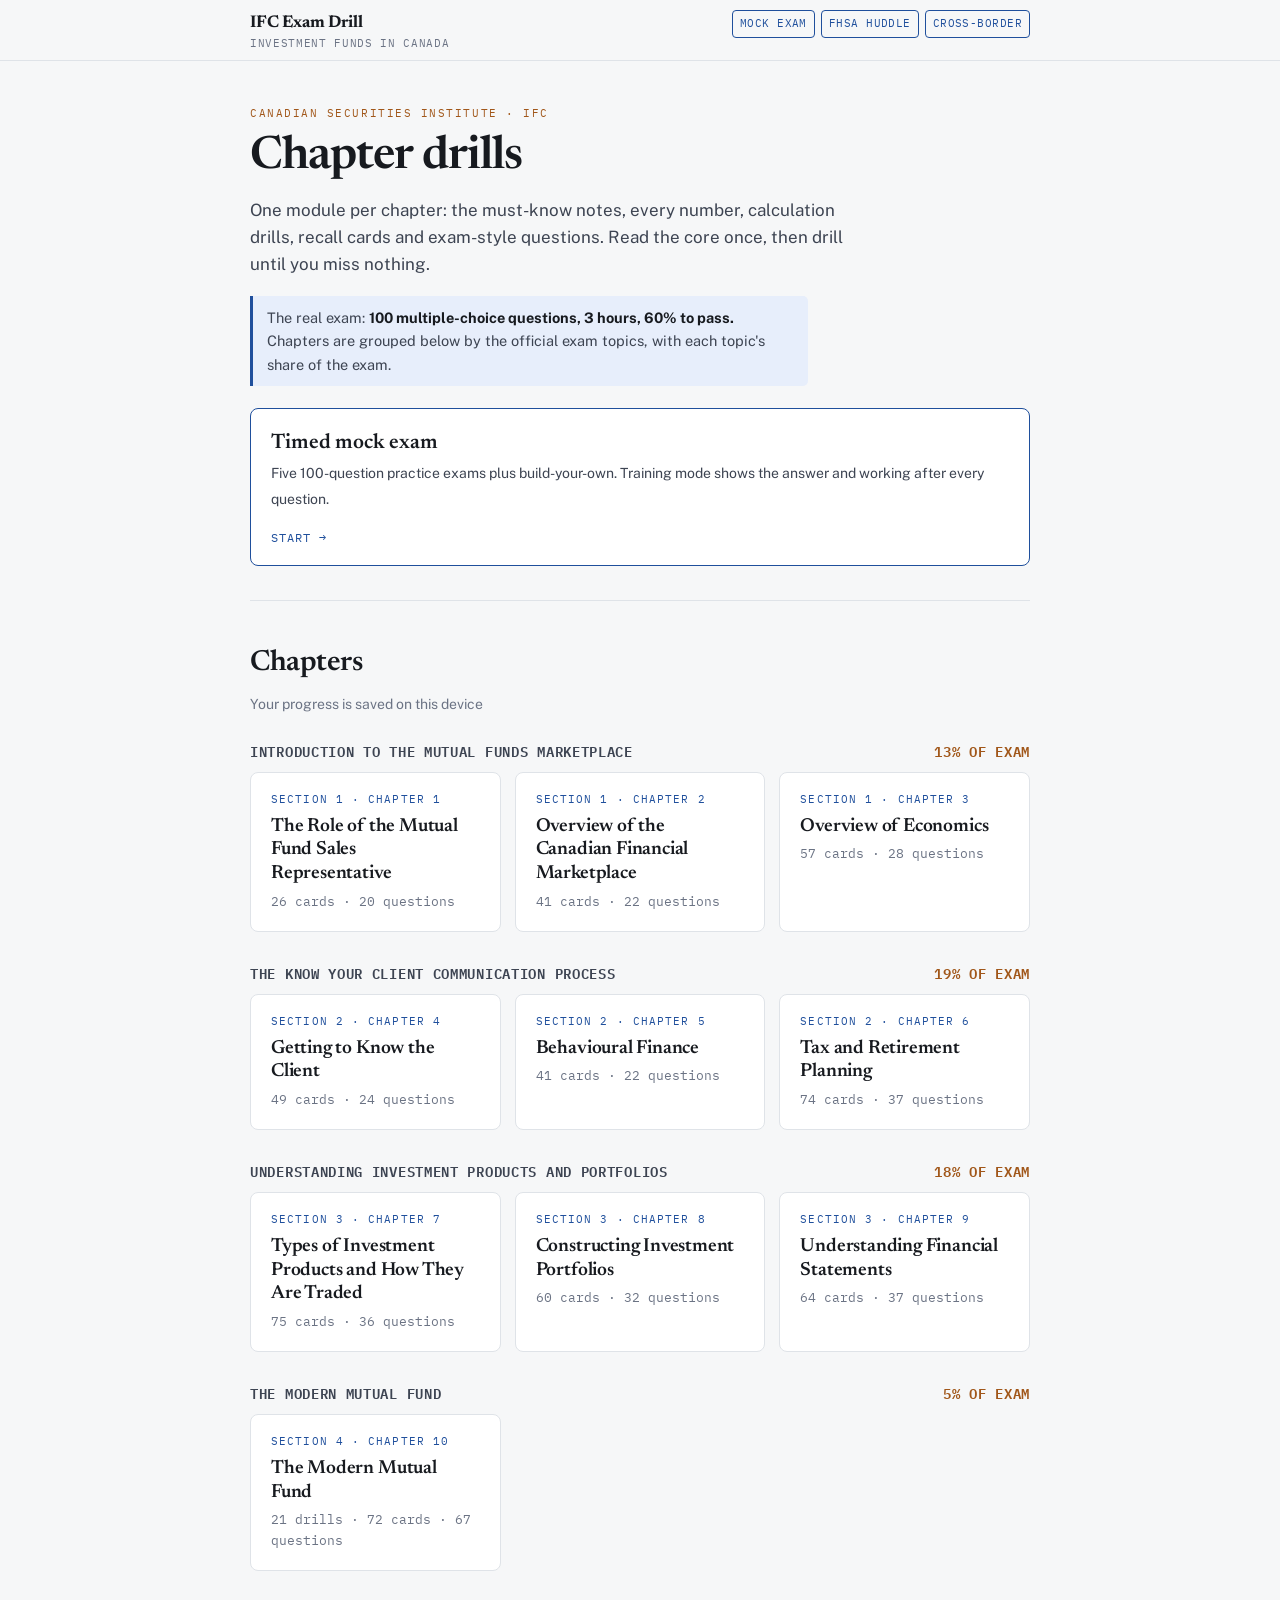
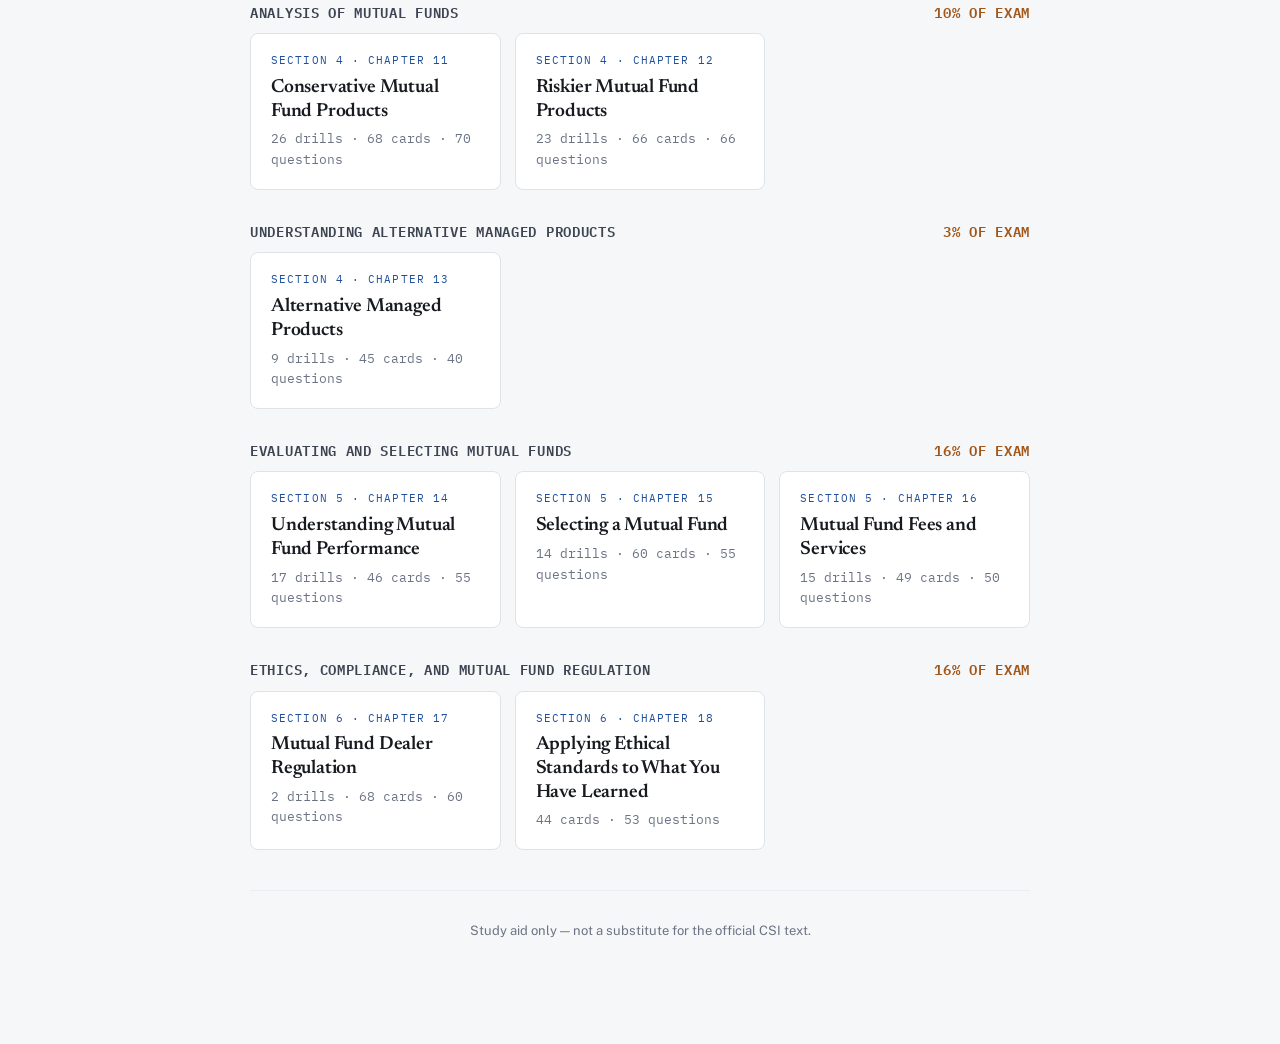
<file: index.html>
<!doctype html>
<html lang="en">
<head>
<meta charset="utf-8">
<meta name="viewport" content="width=device-width,initial-scale=1,viewport-fit=cover">
<title>IFC Exam Drill</title>
<meta name="description" content="Investment Funds in Canada exam prep: condensed chapter notes, calculation drills, flashcards, exam-style quizzes and a timed mock exam.">
<link rel="icon" href="data:image/svg+xml,<svg xmlns='http://www.w3.org/2000/svg' viewBox='0 0 100 100'><text y='.9em' font-size='90'>📘</text></svg>">
<link rel="stylesheet" href="https://fonts.googleapis.com/css2?family=Newsreader:opsz,wght@6..72,400;6..72,600;6..72,700&family=Public+Sans:wght@400;500;600;700&family=IBM+Plex+Mono:wght@400;600&display=swap">
<link rel="stylesheet" href="assets/style.css?v=20261015f">
</head>
<body>
<header class="top"><div class="topin">
  <a class="brand" href="index.html">IFC Exam Drill<span>Investment Funds in Canada</span></a>
  <nav class="jump"><a class="ext" href="exam.html">Mock exam</a><a class="ext" href="fhsa/">FHSA huddle</a><a class="ext" href="cross-border/">Cross-border</a></nav>
</div></header>
<div class="wrap">
  <div class="hero">
    <p class="eyebrow">Canadian Securities Institute · IFC</p>
    <h1>Chapter drills</h1>
    <p class="lede">One module per chapter: the must-know notes, every number, calculation drills, recall cards and exam-style questions. Read the core once, then drill until you miss nothing.</p>
    <p class="examnote">The real exam: <b>100 multiple-choice questions, 3 hours, 60% to pass.</b> Chapters are grouped below by the official exam topics, with each topic's share of the exam.</p>
    <a class="cta" href="exam.html"><span><span class="t">Timed mock exam</span><br><span class="m">Five 100-question practice exams plus build-your-own. Training mode shows the answer and working after every question.</span></span><span class="go">Start →</span></a>
  </div>
  <section>
    <h2>Chapters</h2>
    <p class="sub">Your progress is saved on this device</p>
    <div id="list"></div>
  </section>
  <footer id="foot">Study aid only — not a substitute for the official CSI text.</footer>
</div>
<script src="data/manifest.js?v=20261015f"></script>
<script>
(function(){
  function get(k){ try { var v = localStorage.getItem(k); return v ? JSON.parse(v) : null; } catch (e) { return null; } }
  var list = document.getElementById('list');
  var M = window.IFC_MANIFEST || [], T = window.IFC_TOPICS || [];
  var byN = {}; M.forEach(function(c){ byN[c.n] = c; });
  var groups = T.length ? T : [{ name: 'All chapters', ch: M.map(function(c){ return c.n; }), w: null }];
  groups.forEach(function(t){
    var chs = t.ch.map(function(n){ return byN[n]; }).filter(Boolean);
    if (!chs.length) return;
    var g = document.createElement('div'); g.className = 'topic';
    g.innerHTML = '<h3><span>' + t.name + '</span>' + (t.w ? '<span class="w">' + t.w + '% of exam</span>' : '') + '</h3>';
    var grid = document.createElement('div'); grid.className = 'chlist';
    chs.forEach(function(c){
      var a = document.createElement('a');
      a.className = 'chcard' + (c.ready ? '' : ' soon');
      a.href = c.ready ? ('chapter.html?ch=' + c.n) : '#';
      var p = c.ready ? get('ifc:v2:prog:' + c.n) : null, prog = '';
      if (p) {
        var bits = [];
        if (p.best != null) bits.push('quiz best ' + p.best + '%');
        if (p.known) bits.push(p.known + '/' + (p.cards || c.cards) + ' cards');
        if (p.solved) bits.push(p.solved + '/' + (p.drills || c.drills) + ' drills');
        var done = (p.known || 0) + (p.solved || 0), tot = (p.cards || c.cards || 0) + (p.drills || c.drills || 0);
        var pct = tot ? Math.round(done / tot * 100) : 0;
        if (bits.length) prog = '<span class="bar"><i style="width:' + pct + '%"></i></span><span class="p">' + bits.join(' · ') + '</span>';
      }
      a.innerHTML = '<span class="n">' + (c.section || '') + ' · Chapter ' + c.n + '</span>' +
        '<span class="t">' + c.title + '</span>' +
        '<span class="m">' + (c.ready ? (c.meta || 'ready') : 'not built yet') + '</span>' + prog;
      grid.appendChild(a);
    });
    g.appendChild(grid); list.appendChild(g);
  });
})();
</script>
</body>
</html>
</file>
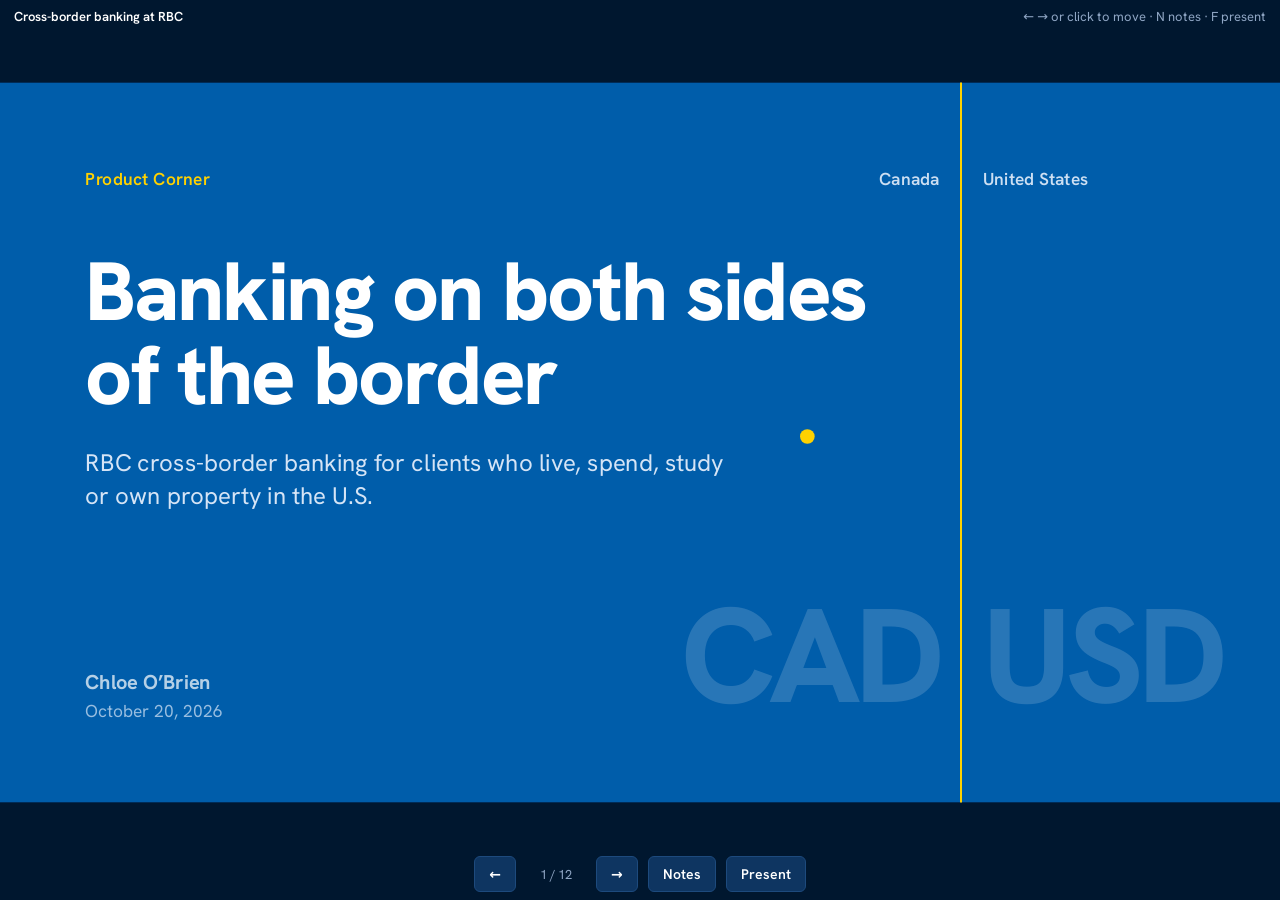
<file: cross-border/index.html>
<!doctype html>
<html lang="en">
<head>
<meta charset="utf-8">
<meta name="viewport" content="width=device-width,initial-scale=1,viewport-fit=cover">
<title>Cross-Border Banking at RBC</title>
<meta name="description" content="Product Corner pitch: RBC cross-border banking. Presenter deck with speaker notes.">
<style>
@font-face{font-family:'Hanken Grotesk';font-style:normal;font-weight:400;font-display:block;src:url([data-uri]) format('woff2')}
@font-face{font-family:'Hanken Grotesk';font-style:normal;font-weight:500;font-display:block;src:url([data-uri]) format('woff2')}
@font-face{font-family:'Hanken Grotesk';font-style:normal;font-weight:600;font-display:block;src:url([data-uri]) format('woff2')}
@font-face{font-family:'Hanken Grotesk';font-style:normal;font-weight:700;font-display:block;src:url([data-uri]) format('woff2')}
@font-face{font-family:'Hanken Grotesk';font-style:normal;font-weight:800;font-display:block;src:url([data-uri]) format('woff2')}

:root{
  --navy:#002144; --navy2:#0a2d55; --blue:#005DAA; --yellow:#FFD200;
  --paper:#FFFFFF; --ink:#0E2747; --slate:#51627A; --mist:#D6E5F6;--deep:#005DAA; --rule:#D3DCE8;
}
*{box-sizing:border-box}
html,body{margin:0;height:100%;background:#00172f;color:#fff;overflow:hidden;font-family:'Hanken Grotesk',system-ui,-apple-system,'Segoe UI',Arial,sans-serif}
.app{position:fixed;inset:0;display:flex;flex-direction:column}
.main{flex:1;display:flex;min-height:0}
.vp{flex:1;position:relative;overflow:hidden;min-width:0;cursor:pointer}
.stage{position:absolute;left:0;top:0;width:1920px;height:1080px;transform-origin:0 0;overflow:hidden;background:var(--navy)}
.s{position:absolute;inset:0;visibility:hidden;font-feature-settings:"tnum" 1,"lnum" 1}
.s.dark{background:var(--deep);color:#fff}
.s.light{background:var(--paper);color:var(--ink)}
.s.gold{background:var(--yellow);color:var(--navy)}
.s *{margin:0}
.a{position:absolute}
h1,h2{font-weight:800;letter-spacing:-0.025em;line-height:1.02}
h1{font-size:128px}
h2{font-size:76px;line-height:1.05}
h3{font-size:40px;font-weight:700;letter-spacing:-0.01em;line-height:1.15}
.lead{font-size:36px;line-height:1.35;font-weight:400}
.body{font-size:30px;line-height:1.4}
.small{font-size:26px;line-height:1.4}
.light .lead,.light .body,.light .small{color:var(--slate)}
.dark .lead,.dark .body,.dark .small{color:var(--mist)}
.foot{position:absolute;left:128px;bottom:56px;font-size:24px;line-height:1.35;width:1500px}
.light .foot{color:#6B7A8F}
.dark .foot{color:#C5D8EE}
.pg{position:absolute;right:128px;bottom:56px;font-size:24px;width:100px;text-align:right}
.light .pg{color:#6B7A8F}.dark .pg{color:#C5D8EE}.gold .pg{color:#4a4000}
#line{position:absolute;left:0;top:0;width:3px;height:1080px;background:var(--yellow);z-index:5;pointer-events:none}
#dot{position:absolute;width:22px;height:22px;border-radius:50%;background:var(--yellow);z-index:6;left:-40px;top:-40px;pointer-events:none}
.side{font-size:26px;font-weight:600;letter-spacing:0.01em}
.cur{font-size:200px;font-weight:800;letter-spacing:-0.04em;line-height:1}
ul.ticks{list-style:none;padding:0;display:flex;flex-direction:column;gap:14px}
ul.ticks li{font-size:30px;line-height:1.35;padding-left:40px;position:relative}
ul.ticks li::before{content:"";position:absolute;left:0;top:13px;width:18px;height:10px;border-left:3px solid var(--yellow);border-bottom:3px solid var(--yellow);transform:rotate(-45deg)}
.light ul.ticks li::before{border-color:var(--blue)}
.card{position:absolute;width:500px;height:315px;border-radius:24px;padding:36px 40px;display:flex;flex-direction:column;justify-content:space-between;box-shadow:0 30px 60px rgba(0,10,30,.35)}
.chip{width:72px;height:54px;border-radius:10px;background:linear-gradient(135deg,#e9d58a,#b9973f)}
.card .nm{font-size:28px;font-weight:700;color:#fff}
.card .sb{font-size:22px;color:rgba(255,255,255,.75);font-weight:500}
.row{display:flex;align-items:center;gap:28px}
.ico{flex:none;width:72px;height:72px;border-radius:50%;display:grid;place-items:center}
.light .ico{background:#E2EAF4;color:var(--blue)}
.ico svg{width:40px;height:40px}
.q{font-size:36px;line-height:1.3;font-weight:600;color:#fff}
.xp{font-size:26px;line-height:1.4;color:var(--mist);margin-top:12px}
table.qa{border-collapse:collapse;width:1664px;font-size:28px;line-height:1.35}
table.qa td{padding:18px 0;border-top:1px solid var(--rule);vertical-align:top}
table.qa td:first-child{width:560px;font-weight:700;color:var(--ink);padding-right:40px}
table.qa td:last-child{color:var(--slate)}
/* chrome */
.top{display:flex;align-items:center;gap:12px;padding:8px 14px;font-size:13px;color:#8FA6C4}
.top b{color:#fff;font-weight:600;margin-right:auto}
.bar{display:flex;align-items:center;justify-content:center;gap:10px;padding:8px 14px}
.bar button{font:inherit;font-size:14px;font-weight:600;color:#fff;background:#0e3561;border:1px solid #1d4a7d;border-radius:6px;padding:8px 14px;cursor:pointer}
.bar button:hover{background:#15457b}
.bar button:focus-visible{outline:2px solid var(--yellow);outline-offset:2px}
.bar button.on{background:var(--yellow);color:var(--navy);border-color:var(--yellow)}
.cnt{font-size:13px;color:#8FA6C4;min-width:60px;text-align:center;font-variant-numeric:tabular-nums}
.notes{width:min(440px,38vw);background:#06264a;border-left:1px solid #12406f;overflow:auto;padding:16px 18px;font-size:15px;line-height:1.6;white-space:pre-wrap;color:#dfe8f3}
.notes h4{margin:0 0 8px;font-size:12px;font-weight:700;color:var(--yellow)}
@media (max-width:760px){.main{flex-direction:column}.notes{width:auto;max-height:40vh;border-left:0;border-top:1px solid #12406f}.top span{display:none}}
.app.full .top,.app.full .bar,.app.full .notes{display:none}
</style>
</head>
<body>
<div class="app" id="app">
<div class="top"><b>Cross-border banking at RBC</b><span>← → or click to move · N notes · F present</span></div>
<div class="main">
<div class="vp" id="vp" aria-live="polite"><div class="stage" id="stage">

<!-- 1 COVER -->
<section class="s dark" id="cover" data-line="1440,0,3,1080,#FFD200" data-notes="(~30 sec) Good morning. I'm covering cross-border banking: how RBC lets a client bank in Canada and the U.S. under one relationship.

That yellow line is the border, and you'll see it on every slide. The whole product is about making it disappear for the client.

Quick heads-up: the main offer I'll talk about ends October 31, 11 days from today, so this is a good week to have these conversations.">
  <p class="a side" style="left:128px;top:128px;color:var(--yellow)">Product Corner</p>
  <div class="a" style="left:128px;top:250px;width:1180px;display:flex;flex-direction:column;gap:44px">
  <h1 id="c-title" style="color:#fff;font-size:124px">Banking on both sides of the border</h1>
  <p class="lead" id="c-sub" style="width:1000px">RBC cross-border banking for clients who live, spend, study or own property in the U.S.</p>
  </div>
  <div class="a" id="c-by" style="left:128px;top:880px"><p style="font-size:30px;font-weight:700;color:#fff">Chloe O’Brien</p><p style="font-size:26px;color:var(--mist);margin-top:6px">October 20, 2026</p></div>
  <p class="a side" id="c-ca" style="left:1180px;top:128px;width:230px;text-align:right;color:var(--mist)">Canada</p>
  <p class="a side" id="c-us" style="left:1474px;top:128px;width:320px;color:var(--mist)">United States</p>
  <p class="a cur" id="c-cad" style="left:960px;top:760px;width:450px;text-align:right;color:rgba(255,255,255,.16)">CAD</p>
  <p class="a cur" id="c-usd" style="left:1474px;top:760px;color:rgba(255,255,255,.16)">USD</p>
</section>

<!-- 2 WHO -->
<section class="s light" id="who" data-line="960,0,3,1080,#005DAA" data-notes="(~45 sec) Here's the problem in one sentence. A lot of our clients have lives that cross the border, but their banking stops at it.

Four groups to keep in mind, and they're probably already sitting across from us:
Snowbirds and frequent travellers who spend months in the U.S.
Online shoppers paying in U.S. dollars.
Clients who own U.S. property or pay U.S. bills every month.
Students, workers and anyone relocating, who need a U.S. account and eventually U.S. credit.

Each of them is either paying fees they don't need to, or juggling cash and wires to make it work.">
  <h2 class="a" style="left:128px;top:220px;width:740px">Their life crosses the border. Their banking usually doesn’t.</h2>
  <p class="a lead" style="left:128px;top:600px;width:720px">Cross-border banking lets a client hold, spend and move money in both currencies under one RBC relationship.</p>
  <div class="a" style="left:1060px;top:200px;width:740px;display:flex;flex-direction:column;gap:44px" id="w-rows">
    <div class="row w-row"><div class="ico"><svg viewBox="0 0 24 24" fill="none" stroke="currentColor" stroke-width="2" stroke-linecap="round"><circle cx="12" cy="12" r="4"/><path d="M12 2v2M12 20v2M4.9 4.9l1.4 1.4M17.7 17.7l1.4 1.4M2 12h2M20 12h2M4.9 19.1l1.4-1.4M17.7 6.3l1.4-1.4"/></svg></div><div><h3>Snowbirds and frequent travellers</h3><p class="small">Months in the U.S. every year</p></div></div>
    <div class="row w-row"><div class="ico"><svg viewBox="0 0 24 24" fill="none" stroke="currentColor" stroke-width="2" stroke-linecap="round" stroke-linejoin="round"><path d="M3 4h2l2.4 11h11l2-8H6.2"/><circle cx="9" cy="19.5" r="1.5"/><circle cx="17" cy="19.5" r="1.5"/></svg></div><div><h3>Online shoppers</h3><p class="small">Paying U.S. sites in U.S. dollars</p></div></div>
    <div class="row w-row"><div class="ico"><svg viewBox="0 0 24 24" fill="none" stroke="currentColor" stroke-width="2" stroke-linejoin="round"><path d="M3 10.5 12 3l9 7.5V21h-6v-6H9v6H3z"/></svg></div><div><h3>U.S. property owners</h3><p class="small">Recurring U.S. bills and expenses</p></div></div>
    <div class="row w-row"><div class="ico"><svg viewBox="0 0 24 24" fill="none" stroke="currentColor" stroke-width="2" stroke-linejoin="round"><rect x="3" y="7" width="18" height="13" rx="2"/><path d="M8 7V5a2 2 0 0 1 2-2h4a2 2 0 0 1 2 2v2M3 13h18"/></svg></div><div><h3>Students, workers, people relocating</h3><p class="small">Need a U.S. account, then U.S. credit</p></div></div>
  </div>
  <p class="pg">2</p>
</section>

<!-- 3 TWO BANKS -->
<section class="s light" id="banks" data-line="960,330,3,480,#005DAA" data-notes="(~45 sec) How it works. The client keeps their RBC Royal Bank accounts in Canada, and opens accounts with RBC Bank in the U.S. RBC Bank is our own U.S. bank, a wholly owned subsidiary of Royal Bank of Canada.

The two are linked, so the client signs in once and sees both sides, and moves money between them for free.

One thing clients do ask: the U.S. deposits are FDIC insured up to $250,000 per ownership category, but they aren't covered by CDIC.

RBC Bank has been doing this for over 20 years and serves more than 500,000 Canadians.">
  <h2 class="a" style="left:128px;top:128px;width:1664px">Two banks, one sign-in</h2>
  <div class="a" id="b-l" style="left:128px;top:360px;width:740px">
    <p class="side" style="color:var(--blue)">Canada</p>
    <h3 style="font-size:56px;margin-top:10px">RBC Royal Bank</h3>
    <p class="body" style="margin-top:20px">The client’s Canadian-dollar accounts, income and everyday banking stay exactly where they are.</p>
  </div>
  <div class="a" id="b-r" style="left:1052px;top:360px;width:740px">
    <p class="side" style="color:var(--blue)">United States</p>
    <h3 style="font-size:56px;margin-top:10px">RBC Bank</h3>
    <p class="body" style="margin-top:20px">U.S.-dollar checking, cards and mortgages. FDIC insured up to $250,000 per ownership category, not CDIC.</p>
  </div>
  <svg class="a" id="b-arc" style="left:420px;top:640px;width:1080px;height:250px;overflow:visible" viewBox="0 0 1080 250"><path id="b-path" d="M20 30 C 260 230, 820 230, 1060 30" fill="none" stroke="#005DAA" stroke-width="4" stroke-linecap="round"/><circle cx="20" cy="30" r="9" fill="#005DAA"/><circle cx="1060" cy="30" r="9" fill="#005DAA"/></svg>
  <p class="a" id="b-lab" style="left:560px;top:850px;width:800px;text-align:center;font-size:30px;font-weight:700;color:var(--ink);background:var(--paper)">One sign-in. Free transfers both ways.</p>
  <p class="foot">RBC Bank (Georgia), N.A. is a wholly owned U.S. subsidiary of Royal Bank of Canada, serving over 500,000 Canadians for over 20 years.</p>
  <p class="pg">3</p>
</section>

<!-- 4 BUNDLE -->
<section class="s dark" id="bundle" data-line="960,250,3,700,#FFD200" data-notes="(~60 sec) This is the core bundle and what we lead with: one U.S. account and one U.S. card.

U.S. Direct Checking. It's free for the first year, then US$39.50 a year with eStatements. It takes $50 to open, with no minimum balance. It includes 10 debits a month, then $1 each, and online transfers and credit card payments don't count toward the 10. There are over 50,000 no-fee ATMs in all 50 states, and the client can pay U.S. bills and deposit U.S. checks from their phone.

Visa Signature Black. No annual fee and no foreign transaction fee on U.S. purchases. It earns 1 Avion point per dollar, with 0% intro APR for 6 months. The big one: they qualify with their Canadian credit history. No U.S. credit score needed.

They apply online in about five minutes with their Canadian address. No U.S. address needed.">
  <h2 class="a" style="left:128px;top:110px;width:1664px;color:#fff">One U.S. account. One U.S. card.</h2>
  <div class="card" id="k-deb" style="left:128px;top:300px;background:linear-gradient(140deg,#00366e,#002144 60%,#001630)"><div class="chip"></div><div><p class="nm">U.S. Direct Checking</p><p class="sb">Visa Debit</p></div></div>
  <div class="card" id="k-cc" style="left:1052px;top:300px;background:linear-gradient(140deg,#1d2a3d,#0b1522 60%,#05090f);border:2px solid rgba(255,210,0,.55)"><div class="chip"></div><div><p class="nm">Visa Signature Black</p><p class="sb">U.S. credit card</p></div></div>
  <ul class="ticks a" id="k-l1" style="left:128px;top:660px;width:780px">
    <li>$0 first year, then US$39.50 a year</li>
    <li>$50 to open, no minimum balance</li>
    <li>50,000+ no-fee ATMs in all 50 states</li>
    <li>Pay U.S. bills, deposit U.S. checks by phone</li>
  </ul>
  <ul class="ticks a" id="k-l2" style="left:1052px;top:660px;width:780px">
    <li>$0 annual fee</li>
    <li>No foreign transaction fee on U.S. purchases</li>
    <li>1 Avion point per $1, 0% intro APR for 6 months</li>
    <li>Qualify with Canadian credit history</li>
  </ul>
  <p class="foot" style="width:1400px">Apply online in about 5 minutes with a Canadian address. No U.S. address needed.</p>
  <p class="pg">4</p>
</section>

<!-- 5 TRANSFERS -->
<section class="s light" id="xfer" data-line="960,400,3,520,#005DAA" data-notes="(~45 sec) Moving money is usually where clients feel the pain.

The old way is a wire. RBC Bank's own comparison puts that at around $30 each, and it can take three business days.

With accounts on both sides, it's a transfer in online banking or the app: free, unlimited, instant, 24/7, up to US$25,000 at a time, as often as they need. [Watch the two dots]

That's the line I'd use with clients: the money moves before you've put your phone down.

Standard account charges and transaction limits can apply, and the transfer may show in history the next day, dated the day it was sent.">
  <h2 class="a" style="left:128px;top:128px;width:1664px">Move money across the border in seconds</h2>
  <p class="a lead" style="left:128px;top:240px;width:1500px">Free, unlimited and instant, 24/7. Up to US$25,000 per transfer.</p>
  <p class="a side" style="left:600px;top:420px;width:330px;text-align:right;color:var(--slate)">Canada · CAD</p>
  <p class="a side" style="left:992px;top:420px;color:var(--slate)">U.S. · USD</p>
  <p class="a" style="left:128px;top:520px;font-size:30px;font-weight:700;width:320px">RBC transfer</p>
  <div class="a" style="left:470px;top:538px;width:1000px;height:4px;background:#D3DCE8;border-radius:2px"></div>
  <div class="a" id="x-d1" style="left:458px;top:528px;width:24px;height:24px;border-radius:50%;background:var(--blue)"></div>
  <p class="a" id="x-r1" style="left:1510px;top:500px;width:300px;font-size:30px;font-weight:700;color:var(--blue)">Instant<br><span style="font-weight:500;color:var(--slate);font-size:26px">$0</span></p>
  <p class="a" style="left:128px;top:720px;font-size:30px;font-weight:700;width:320px">Wire transfer</p>
  <div class="a" style="left:470px;top:738px;width:1000px;height:4px;background:#D3DCE8;border-radius:2px"></div>
  <div class="a" id="x-d2" style="left:458px;top:728px;width:24px;height:24px;border-radius:50%;background:#8C9BB0"></div>
  <p class="a" id="x-day" style="left:470px;top:770px;width:1000px;font-size:26px;color:var(--slate)">Business day 1</p>
  <p class="a" id="x-r2" style="left:1510px;top:700px;width:300px;font-size:30px;font-weight:700;color:var(--ink)">Up to 3 business days<br><span style="font-weight:500;color:var(--slate);font-size:26px">around $30 each</span></p>
  <p class="foot">Wire figures from RBC Bank’s own account comparison. Standard account charges and transaction limits may apply.</p>
  <p class="pg">5</p>
</section>

<!-- 6 FEE MATH -->
<section class="s dark" id="fees" data-line="960,300,3,600,#FFD200" data-notes="(~45 sec) Here's why the card matters, using a simple example.

Say a client puts US$1,000 of purchases on a card that charges a 2.5% foreign transaction fee. That's US$25 gone in fees, before anything else. [Watch the left counter]

On the Visa Signature Black, U.S. purchases have no foreign transaction fee, so the same US$1,000 costs nothing extra.

For a snowbird spending months in Florida, multiply that by a whole winter.

This is an illustration, not a quote. The actual saving depends on the card the client uses today.">
  <h2 class="a" style="left:128px;top:110px;width:1664px;color:#fff">US$1,000 of U.S. purchases</h2>
  <p class="a lead" style="left:128px;top:340px;width:760px">On a card with a 2.5% foreign transaction fee</p>
  <p class="a cur" id="f-a" style="left:128px;top:470px;color:var(--yellow)">US$0</p>
  <div class="a" style="left:128px;top:740px;width:700px;height:28px;border-radius:6px;background:rgba(255,255,255,.2);overflow:hidden"><div id="f-bar" style="height:100%;width:100%;background:rgba(255,255,255,.6)"></div></div>
  <div class="a" id="f-chip" style="left:810px;top:740px;width:18px;height:28px;background:var(--yellow);border-radius:0 6px 6px 0"></div>
  <p class="a small" style="left:128px;top:790px;width:760px">US$25 lost to fees</p>
  <p class="a lead" style="left:1052px;top:340px;width:740px">On the Visa Signature Black, U.S. purchases</p>
  <p class="a cur" id="f-b" style="left:1052px;top:470px;color:#fff">US$0</p>
  <div class="a" style="left:1052px;top:740px;width:700px;height:28px;border-radius:6px;background:rgba(255,255,255,.6)"></div>
  <p class="a small" style="left:1052px;top:790px;width:740px">No foreign transaction fee</p>
  <p class="foot">Illustration: 2.5% of US$1,000. Actual savings depend on the client’s current card.</p>
  <p class="pg">6</p>
</section>

<!-- 7 CREDIT -->
<section class="s light" id="credit" data-line="960,330,3,330,#005DAA" data-notes="(~45 sec) This one surprises people. Canadian credit history doesn't follow you into the U.S., so a client can be a great borrower here and a stranger there.

RBC Bank can use the client's Canadian credit file to approve their first U.S. card. Once that account is open and they pay on time, they start building U.S. credit history.

Why it matters, in RBC Bank's own words: winter rentals, a reasonable cell phone contract, what you pay for insurance, and eventually a U.S. mortgage.

So for anyone relocating, the card is the first step even if they don't plan to spend much on it.">
  <h2 class="a" style="left:128px;top:128px;width:1664px">Turn Canadian credit into a U.S. start</h2>
  <p class="a side" style="left:128px;top:360px;color:var(--slate)">Canadian credit history</p>
  <p class="a side" style="left:1000px;top:360px;color:var(--slate)">U.S. credit history</p>
  <div class="a" id="cr-ca" style="left:128px;top:440px;width:832px;height:56px;border-radius:8px 0 0 8px;background:var(--blue);transform-origin:left center"></div>
  <div class="a" id="cr-us" style="left:963px;top:440px;width:829px;height:56px;border-radius:0 8px 8px 0;background:repeating-linear-gradient(90deg,#FFD200 0 40px,#FFE466 40px 44px);transform-origin:left center"></div>
  <p class="a" id="cr-lab" style="left:990px;top:518px;width:800px;font-size:28px;font-weight:700;color:var(--ink)">Starts the day the U.S. card opens</p>
  <p class="a body" style="left:128px;top:700px;width:760px">RBC Bank can approve a first U.S. card using the client’s Canadian credit file. On-time payments then build U.S. history.</p>
  <div class="a" id="cr-uses" style="left:1000px;top:700px;width:792px;display:flex;flex-wrap:wrap;gap:16px">
    <p class="cr-u" style="font-size:28px;font-weight:600;padding:12px 22px;border-radius:40px;background:#E2EAF4;color:var(--ink)">Winter rentals</p>
    <p class="cr-u" style="font-size:28px;font-weight:600;padding:12px 22px;border-radius:40px;background:#E2EAF4;color:var(--ink)">Cell phone contracts</p>
    <p class="cr-u" style="font-size:28px;font-weight:600;padding:12px 22px;border-radius:40px;background:#E2EAF4;color:var(--ink)">Insurance pricing</p>
    <p class="cr-u" style="font-size:28px;font-weight:600;padding:12px 22px;border-radius:40px;background:#E2EAF4;color:var(--ink)">A U.S. mortgage</p>
  </div>
  <p class="pg">7</p>
</section>

<!-- 8 MORE -->
<section class="s light" id="more" data-line="128,300,1664,3,#005DAA" data-notes="(~45 sec) When the core bundle isn't enough, there are three step-ups.

Premium Checking, for heavier users: unlimited debits and preferred FX rates on transfers. It's US$99.50 a year with eStatements, and also $0 in the first year with the offer.

Visa Signature Black Plus, for clients who travel beyond the U.S.: no foreign transaction fees anywhere and 1.5 Avion points per dollar, for a US$75 annual fee.

U.S. mortgages: RBC Bank lends to Canadians in all 50 states. 20% down for a primary, second or vacation home, 25% for an investment property, with 3, 5, 7 or 10-year terms. There's up to US$4,500 off closing costs, based on an average US$450,000 loan, if they apply by April 30, 2027. That's a referral to the U.S. mortgage team.">
  <h2 class="a" style="left:128px;top:128px;width:1664px">When a client needs more</h2>
  <div class="a" id="m-rows" style="left:128px;top:330px;width:1664px;display:flex;flex-direction:column">
    <div class="m-row" style="display:grid;grid-template-columns:520px 1fr 400px;gap:40px;padding:32px 0;border-bottom:1px solid var(--rule)"><h3>Premium Checking</h3><p class="body">Unlimited debits and preferred FX rates on transfers</p><p class="body" style="color:var(--ink);font-weight:700">US$99.50 a year<br><span style="font-weight:400;color:var(--slate);font-size:26px">$0 first year with the offer</span></p></div>
    <div class="m-row" style="display:grid;grid-template-columns:520px 1fr 400px;gap:40px;padding:32px 0;border-bottom:1px solid var(--rule)"><h3>Visa Signature Black Plus</h3><p class="body">No foreign transaction fees anywhere, 1.5 Avion points per $1</p><p class="body" style="color:var(--ink);font-weight:700">US$75 a year</p></div>
    <div class="m-row" style="display:grid;grid-template-columns:520px 1fr 400px;gap:40px;padding:32px 0"><h3>U.S. mortgage</h3><p class="body">All 50 states. 20% down for a home or vacation home, 25% for investment. 3, 5, 7 or 10-year terms.</p><p class="body" style="color:var(--ink);font-weight:700">Up to US$4,500 off closing costs<br><span style="font-weight:400;color:var(--slate);font-size:26px">Apply by April 30, 2027</span></p></div>
  </div>
  <p class="foot">Closing-cost savings based on an average loan of US$450,000. All credit products subject to approval.</p>
  <p class="pg">8</p>
</section>

<!-- 9 LISTEN -->
<section class="s dark" id="listen" data-line="128,868,1664,3,#FFD200" data-notes="(~60 sec) How do we find these clients? Mostly by listening. Here are four things clients say all the time.

'I spend every winter in Florida.' Ask about how often they travel, what they buy in the U.S., how they get cash, and any recurring bills.
'I order a lot from American websites.' Ask how much they spend in U.S. dollars and what fees they pay today.
'I'm buying a vacation home in the States.' Ask about ongoing costs, and think about a referral to the U.S. mortgage team.
'I'm moving to the U.S. for work.' Ask about account needs, payments, and building U.S. credit.

The approach is the same every time: listen, ask, understand, connect. [The dot walks the line]">
  <h2 class="a" style="left:128px;top:110px;width:1664px;color:#fff">Listen for it</h2>
  <div class="a" style="left:128px;top:280px;width:1664px;display:grid;grid-template-columns:1fr 1fr;gap:44px 104px" id="l-grid">
    <div class="l-q"><p class="q">“I spend every winter in Florida.”</p><p class="xp">Travel frequency, U.S. purchases, cash access, recurring bills</p></div>
    <div class="l-q"><p class="q">“I order a lot from American websites.”</p><p class="xp">U.S.-dollar spending and the fees they pay today</p></div>
    <div class="l-q"><p class="q">“I’m buying a vacation home in the States.”</p><p class="xp">Ongoing U.S. costs, referral to the U.S. mortgage team</p></div>
    <div class="l-q"><p class="q">“I’m moving to the U.S. for work.”</p><p class="xp">U.S. account, payments and building U.S. credit</p></div>
  </div>
  <div id="l-steps">
    <div class="a l-st" style="left:128px;top:850px;width:40px;height:40px;border-radius:50%;background:var(--deep);border:3px solid var(--yellow)"></div>
    <div class="a l-st" style="left:672px;top:850px;width:40px;height:40px;border-radius:50%;background:var(--deep);border:3px solid var(--yellow)"></div>
    <div class="a l-st" style="left:1216px;top:850px;width:40px;height:40px;border-radius:50%;background:var(--deep);border:3px solid var(--yellow)"></div>
    <div class="a l-st" style="left:1752px;top:850px;width:40px;height:40px;border-radius:50%;background:var(--deep);border:3px solid var(--yellow)"></div>
    <p class="a l-lb" style="left:128px;top:910px;font-size:32px;font-weight:700;color:#fff">Listen</p>
    <p class="a l-lb" style="left:632px;top:910px;width:120px;text-align:center;font-size:32px;font-weight:700;color:#fff">Ask</p>
    <p class="a l-lb" style="left:1116px;top:910px;width:240px;text-align:center;font-size:32px;font-weight:700;color:#fff">Understand</p>
    <p class="a l-lb" style="left:1592px;top:910px;width:200px;text-align:right;font-size:32px;font-weight:700;color:#fff">Connect</p>
  </div>
</section>

<!-- 10 DEADLINE -->
<section class="s gold" id="deadline" data-line="1100,128,3,824,#002144" data-notes="(~45 sec) Here's why this week matters. The first-year fee waiver ends October 31, 11 days from today.

Who qualifies: new RBC Bank clients, meaning no RBC Bank U.S. checking account in the 18 months before the offer period began. They open the U.S. checking account and apply for the RBC Bank credit card on the same business day, both in their own name. It's one offer per client, and RBC employees don't qualify. RBC can change or withdraw it at any time.

So if a client fits any of the four groups, the conversation is worth having before Halloween.">
  <p class="a" style="left:128px;top:128px;font-size:30px;font-weight:700">The first-year fee waiver ends October 31</p>
  <p class="a" id="d-num" style="left:120px;top:190px;font-size:300px;font-weight:800;letter-spacing:-0.05em;line-height:1">0</p>
  <p class="a" style="left:128px;top:500px;font-size:56px;font-weight:800;letter-spacing:-0.02em">days left after today</p>
  <div class="a" id="d-cal" style="left:128px;top:610px;width:860px">
    <div style="display:grid;grid-template-columns:repeat(7,1fr);gap:8px;font-size:22px;font-weight:700;margin-bottom:8px;opacity:.7"><span>Sun</span><span>Mon</span><span>Tue</span><span>Wed</span><span>Thu</span><span>Fri</span><span>Sat</span></div>
    <div id="d-grid" style="display:grid;grid-template-columns:repeat(7,1fr);gap:8px"></div>
  </div>
  <div class="a" style="left:1180px;top:128px;width:612px">
    <h3 style="font-size:44px">Who qualifies</h3>
    <ul class="ticks" style="margin-top:28px;gap:22px" id="d-terms">
      <li style="color:var(--navy)">New RBC Bank clients, with no RBC Bank U.S. checking account in the 18 months before the offer period</li>
      <li style="color:var(--navy)">Open U.S. checking and apply for the RBC Bank card on the same business day</li>
      <li style="color:var(--navy)">One offer per client; RBC employees don’t qualify</li>
    </ul>
  </div>
  <p class="pg">10</p>
</section>

<!-- 11 CLOSE -->
<section class="s dark" id="close" data-line="128,700,1664,3,#FFD200" data-notes="(~30 sec) Three things to take away.

Listen for the signs: U.S. travel, U.S. spending, U.S. property, or a move.
Discover the need with a couple of questions about what they do and pay today.
Connect them: open the bundle, or refer to the right specialist.

Clients can apply online in about five minutes with a Canadian address, by phone at 1-855-723-9416, or right here with us in branch.

Thanks, happy to take questions.">
  <h2 class="a" style="left:128px;top:110px;width:1664px;color:#fff">Three things to remember</h2>
  <div class="a" style="left:128px;top:300px;width:1664px;display:grid;grid-template-columns:repeat(3,1fr);gap:64px" id="z-cols">
    <div class="z-c"><p style="font-size:30px;font-weight:700;color:var(--yellow)">1</p><h3 style="color:#fff;margin-top:8px">Listen</h3><p class="body" style="margin-top:12px">Spot U.S. travel, spending, property or a move</p></div>
    <div class="z-c"><p style="font-size:30px;font-weight:700;color:var(--yellow)">2</p><h3 style="color:#fff;margin-top:8px">Discover</h3><p class="body" style="margin-top:12px">Ask what they do and pay in the U.S. today</p></div>
    <div class="z-c"><p style="font-size:30px;font-weight:700;color:var(--yellow)">3</p><h3 style="color:#fff;margin-top:8px">Connect</h3><p class="body" style="margin-top:12px">Open the bundle, or refer to the right specialist</p></div>
  </div>
  <div class="a" id="z-apply" style="left:128px;top:760px;width:1664px;display:grid;grid-template-columns:repeat(3,1fr);gap:64px">
    <div><p class="small">Online</p><p style="font-size:36px;font-weight:700;color:#fff;margin-top:6px">About 5 minutes</p></div>
    <div><p class="small">By phone</p><p style="font-size:36px;font-weight:700;color:#fff;margin-top:6px">1-855-723-9416</p></div>
    <div><p class="small">In person</p><p style="font-size:36px;font-weight:700;color:#fff;margin-top:6px">Any Canadian RBC branch</p></div>
  </div>
  <p class="a" id="z-q" style="left:128px;top:930px;font-size:44px;font-weight:800;color:var(--yellow)">Questions?</p>
</section>

<!-- 12 BACKUP -->
<section class="s light" id="qa" data-line="128,250,1664,3,#005DAA" data-notes="Backup slide for questions. Only show it if someone asks.">
  <h2 class="a" style="left:128px;top:110px;width:1664px;font-size:64px">Quick answers</h2>
  <table class="qa a" style="left:128px;top:270px" id="qa-t">
    <tr><td>Can they send Interac e-Transfers?</td><td>Not in the U.S. They can link the U.S. account to PayPal to pay people.</td></tr>
    <tr><td>Is the money insured?</td><td>FDIC up to $250,000 per ownership category. U.S. deposits aren’t CDIC insured.</td></tr>
    <tr><td>Do they need a U.S. address?</td><td>No. They apply with their Canadian address, and the card uses Canadian credit history.</td></tr>
    <tr><td>What about ATM fees?</td><td>50,000+ no-fee ATMs. Others may charge, and the fee is shown before they accept.</td></tr>
    <tr><td>What after year one?</td><td>Direct Checking is US$39.50 a year with eStatements, US$59.50 with paper. The card stays $0.</td></tr>
    <tr><td>Spending outside the U.S.?</td><td>Signature Black charges 1.5% on non-USD purchases. Black Plus charges none.</td></tr>
  </table>
  <p class="foot">Sources: rbcroyalbank.com and rbcbank.com cross-border pages, read October 19, 2026. Offers can change.</p>
  <p class="pg">12</p>
</section>

<div id="line"></div><div id="dot"></div>
</div></div>
<aside class="notes" id="notes" hidden><h4>Speaker notes</h4><div id="nt"></div></aside>
</div>
<div class="bar">
  <button id="prev" aria-label="Previous slide">←</button><span class="cnt" id="cnt"></span><button id="next" aria-label="Next slide">→</button>
  <button id="nb">Notes</button><button id="fb">Present</button>
</div>
</div>
<script>/*!
 * GSAP 3.12.5
 * https://gsap.com
 * 
 * @license Copyright 2024, GreenSock. All rights reserved.
 * Subject to the terms at https://gsap.com/standard-license or for Club GSAP members, the agreement issued with that membership.
 * @author: Jack Doyle, jack@greensock.com
 */

!function(t,e){"object"==typeof exports&&"undefined"!=typeof module?e(exports):"function"==typeof define&&define.amd?define(["exports"],e):e((t=t||self).window=t.window||{})}(this,function(e){"use strict";function _inheritsLoose(t,e){t.prototype=Object.create(e.prototype),(t.prototype.constructor=t).__proto__=e}function _assertThisInitialized(t){if(void 0===t)throw new ReferenceError("this hasn't been initialised - super() hasn't been called");return t}function r(t){return"string"==typeof t}function s(t){return"function"==typeof t}function t(t){return"number"==typeof t}function u(t){return void 0===t}function v(t){return"object"==typeof t}function w(t){return!1!==t}function x(){return"undefined"!=typeof window}function y(t){return s(t)||r(t)}function P(t){return(i=yt(t,ot))&&ze}function Q(t,e){return console.warn("Invalid property",t,"set to",e,"Missing plugin? gsap.registerPlugin()")}function R(t,e){return!e&&console.warn(t)}function S(t,e){return t&&(ot[t]=e)&&i&&(i[t]=e)||ot}function T(){return 0}function ea(t){var e,r,i=t[0];if(v(i)||s(i)||(t=[t]),!(e=(i._gsap||{}).harness)){for(r=gt.length;r--&&!gt[r].targetTest(i););e=gt[r]}for(r=t.length;r--;)t[r]&&(t[r]._gsap||(t[r]._gsap=new Vt(t[r],e)))||t.splice(r,1);return t}function fa(t){return t._gsap||ea(Mt(t))[0]._gsap}function ga(t,e,r){return(r=t[e])&&s(r)?t[e]():u(r)&&t.getAttribute&&t.getAttribute(e)||r}function ha(t,e){return(t=t.split(",")).forEach(e)||t}function ia(t){return Math.round(1e5*t)/1e5||0}function ja(t){return Math.round(1e7*t)/1e7||0}function ka(t,e){var r=e.charAt(0),i=parseFloat(e.substr(2));return t=parseFloat(t),"+"===r?t+i:"-"===r?t-i:"*"===r?t*i:t/i}function la(t,e){for(var r=e.length,i=0;t.indexOf(e[i])<0&&++i<r;);return i<r}function ma(){var t,e,r=dt.length,i=dt.slice(0);for(ct={},t=dt.length=0;t<r;t++)(e=i[t])&&e._lazy&&(e.render(e._lazy[0],e._lazy[1],!0)._lazy=0)}function na(t,e,r,i){dt.length&&!L&&ma(),t.render(e,r,i||L&&e<0&&(t._initted||t._startAt)),dt.length&&!L&&ma()}function oa(t){var e=parseFloat(t);return(e||0===e)&&(t+"").match(at).length<2?e:r(t)?t.trim():t}function pa(t){return t}function qa(t,e){for(var r in e)r in t||(t[r]=e[r]);return t}function ta(t,e){for(var r in e)"__proto__"!==r&&"constructor"!==r&&"prototype"!==r&&(t[r]=v(e[r])?ta(t[r]||(t[r]={}),e[r]):e[r]);return t}function ua(t,e){var r,i={};for(r in t)r in e||(i[r]=t[r]);return i}function va(t){var e=t.parent||I,r=t.keyframes?function _setKeyframeDefaults(i){return function(t,e){for(var r in e)r in t||"duration"===r&&i||"ease"===r||(t[r]=e[r])}}(Z(t.keyframes)):qa;if(w(t.inherit))for(;e;)r(t,e.vars.defaults),e=e.parent||e._dp;return t}function xa(t,e,r,i,n){void 0===r&&(r="_first"),void 0===i&&(i="_last");var a,s=t[i];if(n)for(a=e[n];s&&s[n]>a;)s=s._prev;return s?(e._next=s._next,s._next=e):(e._next=t[r],t[r]=e),e._next?e._next._prev=e:t[i]=e,e._prev=s,e.parent=e._dp=t,e}function ya(t,e,r,i){void 0===r&&(r="_first"),void 0===i&&(i="_last");var n=e._prev,a=e._next;n?n._next=a:t[r]===e&&(t[r]=a),a?a._prev=n:t[i]===e&&(t[i]=n),e._next=e._prev=e.parent=null}function za(t,e){t.parent&&(!e||t.parent.autoRemoveChildren)&&t.parent.remove&&t.parent.remove(t),t._act=0}function Aa(t,e){if(t&&(!e||e._end>t._dur||e._start<0))for(var r=t;r;)r._dirty=1,r=r.parent;return t}function Ca(t,e,r,i){return t._startAt&&(L?t._startAt.revert(ht):t.vars.immediateRender&&!t.vars.autoRevert||t._startAt.render(e,!0,i))}function Ea(t){return t._repeat?Tt(t._tTime,t=t.duration()+t._rDelay)*t:0}function Ga(t,e){return(t-e._start)*e._ts+(0<=e._ts?0:e._dirty?e.totalDuration():e._tDur)}function Ha(t){return t._end=ja(t._start+(t._tDur/Math.abs(t._ts||t._rts||X)||0))}function Ia(t,e){var r=t._dp;return r&&r.smoothChildTiming&&t._ts&&(t._start=ja(r._time-(0<t._ts?e/t._ts:((t._dirty?t.totalDuration():t._tDur)-e)/-t._ts)),Ha(t),r._dirty||Aa(r,t)),t}function Ja(t,e){var r;if((e._time||!e._dur&&e._initted||e._start<t._time&&(e._dur||!e.add))&&(r=Ga(t.rawTime(),e),(!e._dur||Ot(0,e.totalDuration(),r)-e._tTime>X)&&e.render(r,!0)),Aa(t,e)._dp&&t._initted&&t._time>=t._dur&&t._ts){if(t._dur<t.duration())for(r=t;r._dp;)0<=r.rawTime()&&r.totalTime(r._tTime),r=r._dp;t._zTime=-X}}function Ka(e,r,i,n){return r.parent&&za(r),r._start=ja((t(i)?i:i||e!==I?xt(e,i,r):e._time)+r._delay),r._end=ja(r._start+(r.totalDuration()/Math.abs(r.timeScale())||0)),xa(e,r,"_first","_last",e._sort?"_start":0),bt(r)||(e._recent=r),n||Ja(e,r),e._ts<0&&Ia(e,e._tTime),e}function La(t,e){return(ot.ScrollTrigger||Q("scrollTrigger",e))&&ot.ScrollTrigger.create(e,t)}function Ma(t,e,r,i,n){return Qt(t,e,n),t._initted?!r&&t._pt&&!L&&(t._dur&&!1!==t.vars.lazy||!t._dur&&t.vars.lazy)&&f!==Rt.frame?(dt.push(t),t._lazy=[n,i],1):void 0:1}function Ra(t,e,r,i){var n=t._repeat,a=ja(e)||0,s=t._tTime/t._tDur;return s&&!i&&(t._time*=a/t._dur),t._dur=a,t._tDur=n?n<0?1e10:ja(a*(n+1)+t._rDelay*n):a,0<s&&!i&&Ia(t,t._tTime=t._tDur*s),t.parent&&Ha(t),r||Aa(t.parent,t),t}function Sa(t){return t instanceof Xt?Aa(t):Ra(t,t._dur)}function Va(e,r,i){var n,a,s=t(r[1]),o=(s?2:1)+(e<2?0:1),u=r[o];if(s&&(u.duration=r[1]),u.parent=i,e){for(n=u,a=i;a&&!("immediateRender"in n);)n=a.vars.defaults||{},a=w(a.vars.inherit)&&a.parent;u.immediateRender=w(n.immediateRender),e<2?u.runBackwards=1:u.startAt=r[o-1]}return new $t(r[0],u,r[1+o])}function Wa(t,e){return t||0===t?e(t):e}function Ya(t,e){return r(t)&&(e=st.exec(t))?e[1]:""}function _a(t,e){return t&&v(t)&&"length"in t&&(!e&&!t.length||t.length-1 in t&&v(t[0]))&&!t.nodeType&&t!==h}function cb(r){return r=Mt(r)[0]||R("Invalid scope")||{},function(t){var e=r.current||r.nativeElement||r;return Mt(t,e.querySelectorAll?e:e===r?R("Invalid scope")||a.createElement("div"):r)}}function db(t){return t.sort(function(){return.5-Math.random()})}function eb(t){if(s(t))return t;var p=v(t)?t:{each:t},_=jt(p.ease),m=p.from||0,g=parseFloat(p.base)||0,y={},e=0<m&&m<1,T=isNaN(m)||e,b=p.axis,w=m,x=m;return r(m)?w=x={center:.5,edges:.5,end:1}[m]||0:!e&&T&&(w=m[0],x=m[1]),function(t,e,r){var i,n,a,s,o,u,h,l,f,d=(r||p).length,c=y[d];if(!c){if(!(f="auto"===p.grid?0:(p.grid||[1,U])[1])){for(h=-U;h<(h=r[f++].getBoundingClientRect().left)&&f<d;);f<d&&f--}for(c=y[d]=[],i=T?Math.min(f,d)*w-.5:m%f,n=f===U?0:T?d*x/f-.5:m/f|0,l=U,u=h=0;u<d;u++)a=u%f-i,s=n-(u/f|0),c[u]=o=b?Math.abs("y"===b?s:a):K(a*a+s*s),h<o&&(h=o),o<l&&(l=o);"random"===m&&db(c),c.max=h-l,c.min=l,c.v=d=(parseFloat(p.amount)||parseFloat(p.each)*(d<f?d-1:b?"y"===b?d/f:f:Math.max(f,d/f))||0)*("edges"===m?-1:1),c.b=d<0?g-d:g,c.u=Ya(p.amount||p.each)||0,_=_&&d<0?Yt(_):_}return d=(c[t]-c.min)/c.max||0,ja(c.b+(_?_(d):d)*c.v)+c.u}}function fb(i){var n=Math.pow(10,((i+"").split(".")[1]||"").length);return function(e){var r=ja(Math.round(parseFloat(e)/i)*i*n);return(r-r%1)/n+(t(e)?0:Ya(e))}}function gb(h,e){var l,f,r=Z(h);return!r&&v(h)&&(l=r=h.radius||U,h.values?(h=Mt(h.values),(f=!t(h[0]))&&(l*=l)):h=fb(h.increment)),Wa(e,r?s(h)?function(t){return f=h(t),Math.abs(f-t)<=l?f:t}:function(e){for(var r,i,n=parseFloat(f?e.x:e),a=parseFloat(f?e.y:0),s=U,o=0,u=h.length;u--;)(r=f?(r=h[u].x-n)*r+(i=h[u].y-a)*i:Math.abs(h[u]-n))<s&&(s=r,o=u);return o=!l||s<=l?h[o]:e,f||o===e||t(e)?o:o+Ya(e)}:fb(h))}function hb(t,e,r,i){return Wa(Z(t)?!e:!0===r?!!(r=0):!i,function(){return Z(t)?t[~~(Math.random()*t.length)]:(r=r||1e-5)&&(i=r<1?Math.pow(10,(r+"").length-2):1)&&Math.floor(Math.round((t-r/2+Math.random()*(e-t+.99*r))/r)*r*i)/i})}function lb(e,r,t){return Wa(t,function(t){return e[~~r(t)]})}function ob(t){for(var e,r,i,n,a=0,s="";~(e=t.indexOf("random(",a));)i=t.indexOf(")",e),n="["===t.charAt(e+7),r=t.substr(e+7,i-e-7).match(n?at:tt),s+=t.substr(a,e-a)+hb(n?r:+r[0],n?0:+r[1],+r[2]||1e-5),a=i+1;return s+t.substr(a,t.length-a)}function rb(t,e,r){var i,n,a,s=t.labels,o=U;for(i in s)(n=s[i]-e)<0==!!r&&n&&o>(n=Math.abs(n))&&(a=i,o=n);return a}function tb(t){return za(t),t.scrollTrigger&&t.scrollTrigger.kill(!!L),t.progress()<1&&Ct(t,"onInterrupt"),t}function wb(t){if(t)if(t=!t.name&&t.default||t,x()||t.headless){var e=t.name,r=s(t),i=e&&!r&&t.init?function(){this._props=[]}:t,n={init:T,render:he,add:Wt,kill:ce,modifier:fe,rawVars:0},a={targetTest:0,get:0,getSetter:ne,aliases:{},register:0};if(Ft(),t!==i){if(pt[e])return;qa(i,qa(ua(t,n),a)),yt(i.prototype,yt(n,ua(t,a))),pt[i.prop=e]=i,t.targetTest&&(gt.push(i),ft[e]=1),e=("css"===e?"CSS":e.charAt(0).toUpperCase()+e.substr(1))+"Plugin"}S(e,i),t.register&&t.register(ze,i,_e)}else At.push(t)}function zb(t,e,r){return(6*(t+=t<0?1:1<t?-1:0)<1?e+(r-e)*t*6:t<.5?r:3*t<2?e+(r-e)*(2/3-t)*6:e)*St+.5|0}function Ab(e,r,i){var n,a,s,o,u,h,l,f,d,c,p=e?t(e)?[e>>16,e>>8&St,e&St]:0:zt.black;if(!p){if(","===e.substr(-1)&&(e=e.substr(0,e.length-1)),zt[e])p=zt[e];else if("#"===e.charAt(0)){if(e.length<6&&(e="#"+(n=e.charAt(1))+n+(a=e.charAt(2))+a+(s=e.charAt(3))+s+(5===e.length?e.charAt(4)+e.charAt(4):"")),9===e.length)return[(p=parseInt(e.substr(1,6),16))>>16,p>>8&St,p&St,parseInt(e.substr(7),16)/255];p=[(e=parseInt(e.substr(1),16))>>16,e>>8&St,e&St]}else if("hsl"===e.substr(0,3))if(p=c=e.match(tt),r){if(~e.indexOf("="))return p=e.match(et),i&&p.length<4&&(p[3]=1),p}else o=+p[0]%360/360,u=p[1]/100,n=2*(h=p[2]/100)-(a=h<=.5?h*(u+1):h+u-h*u),3<p.length&&(p[3]*=1),p[0]=zb(o+1/3,n,a),p[1]=zb(o,n,a),p[2]=zb(o-1/3,n,a);else p=e.match(tt)||zt.transparent;p=p.map(Number)}return r&&!c&&(n=p[0]/St,a=p[1]/St,s=p[2]/St,h=((l=Math.max(n,a,s))+(f=Math.min(n,a,s)))/2,l===f?o=u=0:(d=l-f,u=.5<h?d/(2-l-f):d/(l+f),o=l===n?(a-s)/d+(a<s?6:0):l===a?(s-n)/d+2:(n-a)/d+4,o*=60),p[0]=~~(o+.5),p[1]=~~(100*u+.5),p[2]=~~(100*h+.5)),i&&p.length<4&&(p[3]=1),p}function Bb(t){var r=[],i=[],n=-1;return t.split(Et).forEach(function(t){var e=t.match(rt)||[];r.push.apply(r,e),i.push(n+=e.length+1)}),r.c=i,r}function Cb(t,e,r){var i,n,a,s,o="",u=(t+o).match(Et),h=e?"hsla(":"rgba(",l=0;if(!u)return t;if(u=u.map(function(t){return(t=Ab(t,e,1))&&h+(e?t[0]+","+t[1]+"%,"+t[2]+"%,"+t[3]:t.join(","))+")"}),r&&(a=Bb(t),(i=r.c).join(o)!==a.c.join(o)))for(s=(n=t.replace(Et,"1").split(rt)).length-1;l<s;l++)o+=n[l]+(~i.indexOf(l)?u.shift()||h+"0,0,0,0)":(a.length?a:u.length?u:r).shift());if(!n)for(s=(n=t.split(Et)).length-1;l<s;l++)o+=n[l]+u[l];return o+n[s]}function Fb(t){var e,r=t.join(" ");if(Et.lastIndex=0,Et.test(r))return e=Dt.test(r),t[1]=Cb(t[1],e),t[0]=Cb(t[0],e,Bb(t[1])),!0}function Ob(t){var e=(t+"").split("("),r=Lt[e[0]];return r&&1<e.length&&r.config?r.config.apply(null,~t.indexOf("{")?[function _parseObjectInString(t){for(var e,r,i,n={},a=t.substr(1,t.length-3).split(":"),s=a[0],o=1,u=a.length;o<u;o++)r=a[o],e=o!==u-1?r.lastIndexOf(","):r.length,i=r.substr(0,e),n[s]=isNaN(i)?i.replace(Bt,"").trim():+i,s=r.substr(e+1).trim();return n}(e[1])]:function _valueInParentheses(t){var e=t.indexOf("(")+1,r=t.indexOf(")"),i=t.indexOf("(",e);return t.substring(e,~i&&i<r?t.indexOf(")",r+1):r)}(t).split(",").map(oa)):Lt._CE&&It.test(t)?Lt._CE("",t):r}function Qb(t,e){for(var r,i=t._first;i;)i instanceof Xt?Qb(i,e):!i.vars.yoyoEase||i._yoyo&&i._repeat||i._yoyo===e||(i.timeline?Qb(i.timeline,e):(r=i._ease,i._ease=i._yEase,i._yEase=r,i._yoyo=e)),i=i._next}function Sb(t,e,r,i){void 0===r&&(r=function easeOut(t){return 1-e(1-t)}),void 0===i&&(i=function easeInOut(t){return t<.5?e(2*t)/2:1-e(2*(1-t))/2});var n,a={easeIn:e,easeOut:r,easeInOut:i};return ha(t,function(t){for(var e in Lt[t]=ot[t]=a,Lt[n=t.toLowerCase()]=r,a)Lt[n+("easeIn"===e?".in":"easeOut"===e?".out":".inOut")]=Lt[t+"."+e]=a[e]}),a}function Tb(e){return function(t){return t<.5?(1-e(1-2*t))/2:.5+e(2*(t-.5))/2}}function Ub(r,t,e){function Jm(t){return 1===t?1:i*Math.pow(2,-10*t)*H((t-a)*n)+1}var i=1<=t?t:1,n=(e||(r?.3:.45))/(t<1?t:1),a=n/N*(Math.asin(1/i)||0),s="out"===r?Jm:"in"===r?function(t){return 1-Jm(1-t)}:Tb(Jm);return n=N/n,s.config=function(t,e){return Ub(r,t,e)},s}function Vb(e,r){function Rm(t){return t?--t*t*((r+1)*t+r)+1:0}void 0===r&&(r=1.70158);var t="out"===e?Rm:"in"===e?function(t){return 1-Rm(1-t)}:Tb(Rm);return t.config=function(t){return Vb(e,t)},t}var F,L,l,I,h,n,a,i,o,f,d,c,p,_,m,g,b,O,k,M,C,A,z,E,D,B,Y,j,q={autoSleep:120,force3D:"auto",nullTargetWarn:1,units:{lineHeight:""}},V={duration:.5,overwrite:!1,delay:0},U=1e8,X=1/U,N=2*Math.PI,G=N/4,W=0,K=Math.sqrt,J=Math.cos,H=Math.sin,$="function"==typeof ArrayBuffer&&ArrayBuffer.isView||function(){},Z=Array.isArray,tt=/(?:-?\.?\d|\.)+/gi,et=/[-+=.]*\d+[.e\-+]*\d*[e\-+]*\d*/g,rt=/[-+=.]*\d+[.e-]*\d*[a-z%]*/g,it=/[-+=.]*\d+\.?\d*(?:e-|e\+)?\d*/gi,nt=/[+-]=-?[.\d]+/,at=/[^,'"\[\]\s]+/gi,st=/^[+\-=e\s\d]*\d+[.\d]*([a-z]*|%)\s*$/i,ot={},ut={suppressEvents:!0,isStart:!0,kill:!1},ht={suppressEvents:!0,kill:!1},lt={suppressEvents:!0},ft={},dt=[],ct={},pt={},_t={},mt=30,gt=[],vt="",yt=function _merge(t,e){for(var r in e)t[r]=e[r];return t},Tt=function _animationCycle(t,e){var r=Math.floor(t/=e);return t&&r===t?r-1:r},bt=function _isFromOrFromStart(t){var e=t.data;return"isFromStart"===e||"isStart"===e},wt={_start:0,endTime:T,totalDuration:T},xt=function _parsePosition(t,e,i){var n,a,s,o=t.labels,u=t._recent||wt,h=t.duration()>=U?u.endTime(!1):t._dur;return r(e)&&(isNaN(e)||e in o)?(a=e.charAt(0),s="%"===e.substr(-1),n=e.indexOf("="),"<"===a||">"===a?(0<=n&&(e=e.replace(/=/,"")),("<"===a?u._start:u.endTime(0<=u._repeat))+(parseFloat(e.substr(1))||0)*(s?(n<0?u:i).totalDuration()/100:1)):n<0?(e in o||(o[e]=h),o[e]):(a=parseFloat(e.charAt(n-1)+e.substr(n+1)),s&&i&&(a=a/100*(Z(i)?i[0]:i).totalDuration()),1<n?_parsePosition(t,e.substr(0,n-1),i)+a:h+a)):null==e?h:+e},Ot=function _clamp(t,e,r){return r<t?t:e<r?e:r},kt=[].slice,Mt=function toArray(t,e,i){return l&&!e&&l.selector?l.selector(t):!r(t)||i||!n&&Ft()?Z(t)?function _flatten(t,e,i){return void 0===i&&(i=[]),t.forEach(function(t){return r(t)&&!e||_a(t,1)?i.push.apply(i,Mt(t)):i.push(t)})||i}(t,i):_a(t)?kt.call(t,0):t?[t]:[]:kt.call((e||a).querySelectorAll(t),0)},Pt=function mapRange(e,t,r,i,n){var a=t-e,s=i-r;return Wa(n,function(t){return r+((t-e)/a*s||0)})},Ct=function _callback(t,e,r){var i,n,a,s=t.vars,o=s[e],u=l,h=t._ctx;if(o)return i=s[e+"Params"],n=s.callbackScope||t,r&&dt.length&&ma(),h&&(l=h),a=i?o.apply(n,i):o.call(n),l=u,a},At=[],St=255,zt={aqua:[0,St,St],lime:[0,St,0],silver:[192,192,192],black:[0,0,0],maroon:[128,0,0],teal:[0,128,128],blue:[0,0,St],navy:[0,0,128],white:[St,St,St],olive:[128,128,0],yellow:[St,St,0],orange:[St,165,0],gray:[128,128,128],purple:[128,0,128],green:[0,128,0],red:[St,0,0],pink:[St,192,203],cyan:[0,St,St],transparent:[St,St,St,0]},Et=function(){var t,e="(?:\\b(?:(?:rgb|rgba|hsl|hsla)\\(.+?\\))|\\B#(?:[0-9a-f]{3,4}){1,2}\\b";for(t in zt)e+="|"+t+"\\b";return new RegExp(e+")","gi")}(),Dt=/hsl[a]?\(/,Rt=(k=Date.now,M=500,C=33,A=k(),z=A,D=E=1e3/240,g={time:0,frame:0,tick:function tick(){yl(!0)},deltaRatio:function deltaRatio(t){return b/(1e3/(t||60))},wake:function wake(){o&&(!n&&x()&&(h=n=window,a=h.document||{},ot.gsap=ze,(h.gsapVersions||(h.gsapVersions=[])).push(ze.version),P(i||h.GreenSockGlobals||!h.gsap&&h||{}),At.forEach(wb)),m="undefined"!=typeof requestAnimationFrame&&requestAnimationFrame,p&&g.sleep(),_=m||function(t){return setTimeout(t,D-1e3*g.time+1|0)},c=1,yl(2))},sleep:function sleep(){(m?cancelAnimationFrame:clearTimeout)(p),c=0,_=T},lagSmoothing:function lagSmoothing(t,e){M=t||1/0,C=Math.min(e||33,M)},fps:function fps(t){E=1e3/(t||240),D=1e3*g.time+E},add:function add(n,t,e){var a=t?function(t,e,r,i){n(t,e,r,i),g.remove(a)}:n;return g.remove(n),B[e?"unshift":"push"](a),Ft(),a},remove:function remove(t,e){~(e=B.indexOf(t))&&B.splice(e,1)&&e<=O&&O--},_listeners:B=[]}),Ft=function _wake(){return!c&&Rt.wake()},Lt={},It=/^[\d.\-M][\d.\-,\s]/,Bt=/["']/g,Yt=function _invertEase(e){return function(t){return 1-e(1-t)}},jt=function _parseEase(t,e){return t&&(s(t)?t:Lt[t]||Ob(t))||e};function yl(t){var e,r,i,n,a=k()-z,s=!0===t;if((M<a||a<0)&&(A+=a-C),(0<(e=(i=(z+=a)-A)-D)||s)&&(n=++g.frame,b=i-1e3*g.time,g.time=i/=1e3,D+=e+(E<=e?4:E-e),r=1),s||(p=_(yl)),r)for(O=0;O<B.length;O++)B[O](i,b,n,t)}function gn(t){return t<j?Y*t*t:t<.7272727272727273?Y*Math.pow(t-1.5/2.75,2)+.75:t<.9090909090909092?Y*(t-=2.25/2.75)*t+.9375:Y*Math.pow(t-2.625/2.75,2)+.984375}ha("Linear,Quad,Cubic,Quart,Quint,Strong",function(t,e){var r=e<5?e+1:e;Sb(t+",Power"+(r-1),e?function(t){return Math.pow(t,r)}:function(t){return t},function(t){return 1-Math.pow(1-t,r)},function(t){return t<.5?Math.pow(2*t,r)/2:1-Math.pow(2*(1-t),r)/2})}),Lt.Linear.easeNone=Lt.none=Lt.Linear.easeIn,Sb("Elastic",Ub("in"),Ub("out"),Ub()),Y=7.5625,j=1/2.75,Sb("Bounce",function(t){return 1-gn(1-t)},gn),Sb("Expo",function(t){return t?Math.pow(2,10*(t-1)):0}),Sb("Circ",function(t){return-(K(1-t*t)-1)}),Sb("Sine",function(t){return 1===t?1:1-J(t*G)}),Sb("Back",Vb("in"),Vb("out"),Vb()),Lt.SteppedEase=Lt.steps=ot.SteppedEase={config:function config(t,e){void 0===t&&(t=1);var r=1/t,i=t+(e?0:1),n=e?1:0;return function(t){return((i*Ot(0,.99999999,t)|0)+n)*r}}},V.ease=Lt["quad.out"],ha("onComplete,onUpdate,onStart,onRepeat,onReverseComplete,onInterrupt",function(t){return vt+=t+","+t+"Params,"});var qt,Vt=function GSCache(t,e){this.id=W++,(t._gsap=this).target=t,this.harness=e,this.get=e?e.get:ga,this.set=e?e.getSetter:ne},Ut=((qt=Animation.prototype).delay=function delay(t){return t||0===t?(this.parent&&this.parent.smoothChildTiming&&this.startTime(this._start+t-this._delay),this._delay=t,this):this._delay},qt.duration=function duration(t){return arguments.length?this.totalDuration(0<this._repeat?t+(t+this._rDelay)*this._repeat:t):this.totalDuration()&&this._dur},qt.totalDuration=function totalDuration(t){return arguments.length?(this._dirty=0,Ra(this,this._repeat<0?t:(t-this._repeat*this._rDelay)/(this._repeat+1))):this._tDur},qt.totalTime=function totalTime(t,e){if(Ft(),!arguments.length)return this._tTime;var r=this._dp;if(r&&r.smoothChildTiming&&this._ts){for(Ia(this,t),!r._dp||r.parent||Ja(r,this);r&&r.parent;)r.parent._time!==r._start+(0<=r._ts?r._tTime/r._ts:(r.totalDuration()-r._tTime)/-r._ts)&&r.totalTime(r._tTime,!0),r=r.parent;!this.parent&&this._dp.autoRemoveChildren&&(0<this._ts&&t<this._tDur||this._ts<0&&0<t||!this._tDur&&!t)&&Ka(this._dp,this,this._start-this._delay)}return(this._tTime!==t||!this._dur&&!e||this._initted&&Math.abs(this._zTime)===X||!t&&!this._initted&&(this.add||this._ptLookup))&&(this._ts||(this._pTime=t),na(this,t,e)),this},qt.time=function time(t,e){return arguments.length?this.totalTime(Math.min(this.totalDuration(),t+Ea(this))%(this._dur+this._rDelay)||(t?this._dur:0),e):this._time},qt.totalProgress=function totalProgress(t,e){return arguments.length?this.totalTime(this.totalDuration()*t,e):this.totalDuration()?Math.min(1,this._tTime/this._tDur):0<this.rawTime()?1:0},qt.progress=function progress(t,e){return arguments.length?this.totalTime(this.duration()*(!this._yoyo||1&this.iteration()?t:1-t)+Ea(this),e):this.duration()?Math.min(1,this._time/this._dur):0<this.rawTime()?1:0},qt.iteration=function iteration(t,e){var r=this.duration()+this._rDelay;return arguments.length?this.totalTime(this._time+(t-1)*r,e):this._repeat?Tt(this._tTime,r)+1:1},qt.timeScale=function timeScale(t,e){if(!arguments.length)return this._rts===-X?0:this._rts;if(this._rts===t)return this;var r=this.parent&&this._ts?Ga(this.parent._time,this):this._tTime;return this._rts=+t||0,this._ts=this._ps||t===-X?0:this._rts,this.totalTime(Ot(-Math.abs(this._delay),this._tDur,r),!1!==e),Ha(this),function _recacheAncestors(t){for(var e=t.parent;e&&e.parent;)e._dirty=1,e.totalDuration(),e=e.parent;return t}(this)},qt.paused=function paused(t){return arguments.length?(this._ps!==t&&((this._ps=t)?(this._pTime=this._tTime||Math.max(-this._delay,this.rawTime()),this._ts=this._act=0):(Ft(),this._ts=this._rts,this.totalTime(this.parent&&!this.parent.smoothChildTiming?this.rawTime():this._tTime||this._pTime,1===this.progress()&&Math.abs(this._zTime)!==X&&(this._tTime-=X)))),this):this._ps},qt.startTime=function startTime(t){if(arguments.length){this._start=t;var e=this.parent||this._dp;return!e||!e._sort&&this.parent||Ka(e,this,t-this._delay),this}return this._start},qt.endTime=function endTime(t){return this._start+(w(t)?this.totalDuration():this.duration())/Math.abs(this._ts||1)},qt.rawTime=function rawTime(t){var e=this.parent||this._dp;return e?t&&(!this._ts||this._repeat&&this._time&&this.totalProgress()<1)?this._tTime%(this._dur+this._rDelay):this._ts?Ga(e.rawTime(t),this):this._tTime:this._tTime},qt.revert=function revert(t){void 0===t&&(t=lt);var e=L;return L=t,(this._initted||this._startAt)&&(this.timeline&&this.timeline.revert(t),this.totalTime(-.01,t.suppressEvents)),"nested"!==this.data&&!1!==t.kill&&this.kill(),L=e,this},qt.globalTime=function globalTime(t){for(var e=this,r=arguments.length?t:e.rawTime();e;)r=e._start+r/(Math.abs(e._ts)||1),e=e._dp;return!this.parent&&this._sat?this._sat.globalTime(t):r},qt.repeat=function repeat(t){return arguments.length?(this._repeat=t===1/0?-2:t,Sa(this)):-2===this._repeat?1/0:this._repeat},qt.repeatDelay=function repeatDelay(t){if(arguments.length){var e=this._time;return this._rDelay=t,Sa(this),e?this.time(e):this}return this._rDelay},qt.yoyo=function yoyo(t){return arguments.length?(this._yoyo=t,this):this._yoyo},qt.seek=function seek(t,e){return this.totalTime(xt(this,t),w(e))},qt.restart=function restart(t,e){return this.play().totalTime(t?-this._delay:0,w(e))},qt.play=function play(t,e){return null!=t&&this.seek(t,e),this.reversed(!1).paused(!1)},qt.reverse=function reverse(t,e){return null!=t&&this.seek(t||this.totalDuration(),e),this.reversed(!0).paused(!1)},qt.pause=function pause(t,e){return null!=t&&this.seek(t,e),this.paused(!0)},qt.resume=function resume(){return this.paused(!1)},qt.reversed=function reversed(t){return arguments.length?(!!t!==this.reversed()&&this.timeScale(-this._rts||(t?-X:0)),this):this._rts<0},qt.invalidate=function invalidate(){return this._initted=this._act=0,this._zTime=-X,this},qt.isActive=function isActive(){var t,e=this.parent||this._dp,r=this._start;return!(e&&!(this._ts&&this._initted&&e.isActive()&&(t=e.rawTime(!0))>=r&&t<this.endTime(!0)-X))},qt.eventCallback=function eventCallback(t,e,r){var i=this.vars;return 1<arguments.length?(e?(i[t]=e,r&&(i[t+"Params"]=r),"onUpdate"===t&&(this._onUpdate=e)):delete i[t],this):i[t]},qt.then=function then(t){var i=this;return new Promise(function(e){function Co(){var t=i.then;i.then=null,s(r)&&(r=r(i))&&(r.then||r===i)&&(i.then=t),e(r),i.then=t}var r=s(t)?t:pa;i._initted&&1===i.totalProgress()&&0<=i._ts||!i._tTime&&i._ts<0?Co():i._prom=Co})},qt.kill=function kill(){tb(this)},Animation);function Animation(t){this.vars=t,this._delay=+t.delay||0,(this._repeat=t.repeat===1/0?-2:t.repeat||0)&&(this._rDelay=t.repeatDelay||0,this._yoyo=!!t.yoyo||!!t.yoyoEase),this._ts=1,Ra(this,+t.duration,1,1),this.data=t.data,l&&(this._ctx=l).data.push(this),c||Rt.wake()}qa(Ut.prototype,{_time:0,_start:0,_end:0,_tTime:0,_tDur:0,_dirty:0,_repeat:0,_yoyo:!1,parent:null,_initted:!1,_rDelay:0,_ts:1,_dp:0,ratio:0,_zTime:-X,_prom:0,_ps:!1,_rts:1});var Xt=function(i){function Timeline(t,e){var r;return void 0===t&&(t={}),(r=i.call(this,t)||this).labels={},r.smoothChildTiming=!!t.smoothChildTiming,r.autoRemoveChildren=!!t.autoRemoveChildren,r._sort=w(t.sortChildren),I&&Ka(t.parent||I,_assertThisInitialized(r),e),t.reversed&&r.reverse(),t.paused&&r.paused(!0),t.scrollTrigger&&La(_assertThisInitialized(r),t.scrollTrigger),r}_inheritsLoose(Timeline,i);var e=Timeline.prototype;return e.to=function to(t,e,r){return Va(0,arguments,this),this},e.from=function from(t,e,r){return Va(1,arguments,this),this},e.fromTo=function fromTo(t,e,r,i){return Va(2,arguments,this),this},e.set=function set(t,e,r){return e.duration=0,e.parent=this,va(e).repeatDelay||(e.repeat=0),e.immediateRender=!!e.immediateRender,new $t(t,e,xt(this,r),1),this},e.call=function call(t,e,r){return Ka(this,$t.delayedCall(0,t,e),r)},e.staggerTo=function staggerTo(t,e,r,i,n,a,s){return r.duration=e,r.stagger=r.stagger||i,r.onComplete=a,r.onCompleteParams=s,r.parent=this,new $t(t,r,xt(this,n)),this},e.staggerFrom=function staggerFrom(t,e,r,i,n,a,s){return r.runBackwards=1,va(r).immediateRender=w(r.immediateRender),this.staggerTo(t,e,r,i,n,a,s)},e.staggerFromTo=function staggerFromTo(t,e,r,i,n,a,s,o){return i.startAt=r,va(i).immediateRender=w(i.immediateRender),this.staggerTo(t,e,i,n,a,s,o)},e.render=function render(t,e,r){var i,n,a,s,o,u,h,l,f,d,c,p,_=this._time,m=this._dirty?this.totalDuration():this._tDur,g=this._dur,v=t<=0?0:ja(t),y=this._zTime<0!=t<0&&(this._initted||!g);if(this!==I&&m<v&&0<=t&&(v=m),v!==this._tTime||r||y){if(_!==this._time&&g&&(v+=this._time-_,t+=this._time-_),i=v,f=this._start,u=!(l=this._ts),y&&(g||(_=this._zTime),!t&&e||(this._zTime=t)),this._repeat){if(c=this._yoyo,o=g+this._rDelay,this._repeat<-1&&t<0)return this.totalTime(100*o+t,e,r);if(i=ja(v%o),v===m?(s=this._repeat,i=g):((s=~~(v/o))&&s===v/o&&(i=g,s--),g<i&&(i=g)),d=Tt(this._tTime,o),!_&&this._tTime&&d!==s&&this._tTime-d*o-this._dur<=0&&(d=s),c&&1&s&&(i=g-i,p=1),s!==d&&!this._lock){var T=c&&1&d,b=T===(c&&1&s);if(s<d&&(T=!T),_=T?0:v%g?g:v,this._lock=1,this.render(_||(p?0:ja(s*o)),e,!g)._lock=0,this._tTime=v,!e&&this.parent&&Ct(this,"onRepeat"),this.vars.repeatRefresh&&!p&&(this.invalidate()._lock=1),_&&_!==this._time||u!=!this._ts||this.vars.onRepeat&&!this.parent&&!this._act)return this;if(g=this._dur,m=this._tDur,b&&(this._lock=2,_=T?g:-1e-4,this.render(_,!0),this.vars.repeatRefresh&&!p&&this.invalidate()),this._lock=0,!this._ts&&!u)return this;Qb(this,p)}}if(this._hasPause&&!this._forcing&&this._lock<2&&(h=function _findNextPauseTween(t,e,r){var i;if(e<r)for(i=t._first;i&&i._start<=r;){if("isPause"===i.data&&i._start>e)return i;i=i._next}else for(i=t._last;i&&i._start>=r;){if("isPause"===i.data&&i._start<e)return i;i=i._prev}}(this,ja(_),ja(i)))&&(v-=i-(i=h._start)),this._tTime=v,this._time=i,this._act=!l,this._initted||(this._onUpdate=this.vars.onUpdate,this._initted=1,this._zTime=t,_=0),!_&&i&&!e&&!s&&(Ct(this,"onStart"),this._tTime!==v))return this;if(_<=i&&0<=t)for(n=this._first;n;){if(a=n._next,(n._act||i>=n._start)&&n._ts&&h!==n){if(n.parent!==this)return this.render(t,e,r);if(n.render(0<n._ts?(i-n._start)*n._ts:(n._dirty?n.totalDuration():n._tDur)+(i-n._start)*n._ts,e,r),i!==this._time||!this._ts&&!u){h=0,a&&(v+=this._zTime=-X);break}}n=a}else{n=this._last;for(var w=t<0?t:i;n;){if(a=n._prev,(n._act||w<=n._end)&&n._ts&&h!==n){if(n.parent!==this)return this.render(t,e,r);if(n.render(0<n._ts?(w-n._start)*n._ts:(n._dirty?n.totalDuration():n._tDur)+(w-n._start)*n._ts,e,r||L&&(n._initted||n._startAt)),i!==this._time||!this._ts&&!u){h=0,a&&(v+=this._zTime=w?-X:X);break}}n=a}}if(h&&!e&&(this.pause(),h.render(_<=i?0:-X)._zTime=_<=i?1:-1,this._ts))return this._start=f,Ha(this),this.render(t,e,r);this._onUpdate&&!e&&Ct(this,"onUpdate",!0),(v===m&&this._tTime>=this.totalDuration()||!v&&_)&&(f!==this._start&&Math.abs(l)===Math.abs(this._ts)||this._lock||(!t&&g||!(v===m&&0<this._ts||!v&&this._ts<0)||za(this,1),e||t<0&&!_||!v&&!_&&m||(Ct(this,v===m&&0<=t?"onComplete":"onReverseComplete",!0),!this._prom||v<m&&0<this.timeScale()||this._prom())))}return this},e.add=function add(e,i){var n=this;if(t(i)||(i=xt(this,i,e)),!(e instanceof Ut)){if(Z(e))return e.forEach(function(t){return n.add(t,i)}),this;if(r(e))return this.addLabel(e,i);if(!s(e))return this;e=$t.delayedCall(0,e)}return this!==e?Ka(this,e,i):this},e.getChildren=function getChildren(t,e,r,i){void 0===t&&(t=!0),void 0===e&&(e=!0),void 0===r&&(r=!0),void 0===i&&(i=-U);for(var n=[],a=this._first;a;)a._start>=i&&(a instanceof $t?e&&n.push(a):(r&&n.push(a),t&&n.push.apply(n,a.getChildren(!0,e,r)))),a=a._next;return n},e.getById=function getById(t){for(var e=this.getChildren(1,1,1),r=e.length;r--;)if(e[r].vars.id===t)return e[r]},e.remove=function remove(t){return r(t)?this.removeLabel(t):s(t)?this.killTweensOf(t):(ya(this,t),t===this._recent&&(this._recent=this._last),Aa(this))},e.totalTime=function totalTime(t,e){return arguments.length?(this._forcing=1,!this._dp&&this._ts&&(this._start=ja(Rt.time-(0<this._ts?t/this._ts:(this.totalDuration()-t)/-this._ts))),i.prototype.totalTime.call(this,t,e),this._forcing=0,this):this._tTime},e.addLabel=function addLabel(t,e){return this.labels[t]=xt(this,e),this},e.removeLabel=function removeLabel(t){return delete this.labels[t],this},e.addPause=function addPause(t,e,r){var i=$t.delayedCall(0,e||T,r);return i.data="isPause",this._hasPause=1,Ka(this,i,xt(this,t))},e.removePause=function removePause(t){var e=this._first;for(t=xt(this,t);e;)e._start===t&&"isPause"===e.data&&za(e),e=e._next},e.killTweensOf=function killTweensOf(t,e,r){for(var i=this.getTweensOf(t,r),n=i.length;n--;)Nt!==i[n]&&i[n].kill(t,e);return this},e.getTweensOf=function getTweensOf(e,r){for(var i,n=[],a=Mt(e),s=this._first,o=t(r);s;)s instanceof $t?la(s._targets,a)&&(o?(!Nt||s._initted&&s._ts)&&s.globalTime(0)<=r&&s.globalTime(s.totalDuration())>r:!r||s.isActive())&&n.push(s):(i=s.getTweensOf(a,r)).length&&n.push.apply(n,i),s=s._next;return n},e.tweenTo=function tweenTo(t,e){e=e||{};var r,i=this,n=xt(i,t),a=e.startAt,s=e.onStart,o=e.onStartParams,u=e.immediateRender,h=$t.to(i,qa({ease:e.ease||"none",lazy:!1,immediateRender:!1,time:n,overwrite:"auto",duration:e.duration||Math.abs((n-(a&&"time"in a?a.time:i._time))/i.timeScale())||X,onStart:function onStart(){if(i.pause(),!r){var t=e.duration||Math.abs((n-(a&&"time"in a?a.time:i._time))/i.timeScale());h._dur!==t&&Ra(h,t,0,1).render(h._time,!0,!0),r=1}s&&s.apply(h,o||[])}},e));return u?h.render(0):h},e.tweenFromTo=function tweenFromTo(t,e,r){return this.tweenTo(e,qa({startAt:{time:xt(this,t)}},r))},e.recent=function recent(){return this._recent},e.nextLabel=function nextLabel(t){return void 0===t&&(t=this._time),rb(this,xt(this,t))},e.previousLabel=function previousLabel(t){return void 0===t&&(t=this._time),rb(this,xt(this,t),1)},e.currentLabel=function currentLabel(t){return arguments.length?this.seek(t,!0):this.previousLabel(this._time+X)},e.shiftChildren=function shiftChildren(t,e,r){void 0===r&&(r=0);for(var i,n=this._first,a=this.labels;n;)n._start>=r&&(n._start+=t,n._end+=t),n=n._next;if(e)for(i in a)a[i]>=r&&(a[i]+=t);return Aa(this)},e.invalidate=function invalidate(t){var e=this._first;for(this._lock=0;e;)e.invalidate(t),e=e._next;return i.prototype.invalidate.call(this,t)},e.clear=function clear(t){void 0===t&&(t=!0);for(var e,r=this._first;r;)e=r._next,this.remove(r),r=e;return this._dp&&(this._time=this._tTime=this._pTime=0),t&&(this.labels={}),Aa(this)},e.totalDuration=function totalDuration(t){var e,r,i,n=0,a=this,s=a._last,o=U;if(arguments.length)return a.timeScale((a._repeat<0?a.duration():a.totalDuration())/(a.reversed()?-t:t));if(a._dirty){for(i=a.parent;s;)e=s._prev,s._dirty&&s.totalDuration(),o<(r=s._start)&&a._sort&&s._ts&&!a._lock?(a._lock=1,Ka(a,s,r-s._delay,1)._lock=0):o=r,r<0&&s._ts&&(n-=r,(!i&&!a._dp||i&&i.smoothChildTiming)&&(a._start+=r/a._ts,a._time-=r,a._tTime-=r),a.shiftChildren(-r,!1,-Infinity),o=0),s._end>n&&s._ts&&(n=s._end),s=e;Ra(a,a===I&&a._time>n?a._time:n,1,1),a._dirty=0}return a._tDur},Timeline.updateRoot=function updateRoot(t){if(I._ts&&(na(I,Ga(t,I)),f=Rt.frame),Rt.frame>=mt){mt+=q.autoSleep||120;var e=I._first;if((!e||!e._ts)&&q.autoSleep&&Rt._listeners.length<2){for(;e&&!e._ts;)e=e._next;e||Rt.sleep()}}},Timeline}(Ut);qa(Xt.prototype,{_lock:0,_hasPause:0,_forcing:0});function ac(t,e,i,n,a,o){var u,h,l,f;if(pt[t]&&!1!==(u=new pt[t]).init(a,u.rawVars?e[t]:function _processVars(t,e,i,n,a){if(s(t)&&(t=Kt(t,a,e,i,n)),!v(t)||t.style&&t.nodeType||Z(t)||$(t))return r(t)?Kt(t,a,e,i,n):t;var o,u={};for(o in t)u[o]=Kt(t[o],a,e,i,n);return u}(e[t],n,a,o,i),i,n,o)&&(i._pt=h=new _e(i._pt,a,t,0,1,u.render,u,0,u.priority),i!==d))for(l=i._ptLookup[i._targets.indexOf(a)],f=u._props.length;f--;)l[u._props[f]]=h;return u}function gc(t,r,e,i){var n,a,s=r.ease||i||"power1.inOut";if(Z(r))a=e[t]||(e[t]=[]),r.forEach(function(t,e){return a.push({t:e/(r.length-1)*100,v:t,e:s})});else for(n in r)a=e[n]||(e[n]=[]),"ease"===n||a.push({t:parseFloat(t),v:r[n],e:s})}var Nt,Gt,Wt=function _addPropTween(t,e,i,n,a,o,u,h,l,f){s(n)&&(n=n(a||0,t,o));var d,c=t[e],p="get"!==i?i:s(c)?l?t[e.indexOf("set")||!s(t["get"+e.substr(3)])?e:"get"+e.substr(3)](l):t[e]():c,_=s(c)?l?re:te:Zt;if(r(n)&&(~n.indexOf("random(")&&(n=ob(n)),"="===n.charAt(1)&&(!(d=ka(p,n)+(Ya(p)||0))&&0!==d||(n=d))),!f||p!==n||Gt)return isNaN(p*n)||""===n?(c||e in t||Q(e,n),function _addComplexStringPropTween(t,e,r,i,n,a,s){var o,u,h,l,f,d,c,p,_=new _e(this._pt,t,e,0,1,ue,null,n),m=0,g=0;for(_.b=r,_.e=i,r+="",(c=~(i+="").indexOf("random("))&&(i=ob(i)),a&&(a(p=[r,i],t,e),r=p[0],i=p[1]),u=r.match(it)||[];o=it.exec(i);)l=o[0],f=i.substring(m,o.index),h?h=(h+1)%5:"rgba("===f.substr(-5)&&(h=1),l!==u[g++]&&(d=parseFloat(u[g-1])||0,_._pt={_next:_._pt,p:f||1===g?f:",",s:d,c:"="===l.charAt(1)?ka(d,l)-d:parseFloat(l)-d,m:h&&h<4?Math.round:0},m=it.lastIndex);return _.c=m<i.length?i.substring(m,i.length):"",_.fp=s,(nt.test(i)||c)&&(_.e=0),this._pt=_}.call(this,t,e,p,n,_,h||q.stringFilter,l)):(d=new _e(this._pt,t,e,+p||0,n-(p||0),"boolean"==typeof c?se:ae,0,_),l&&(d.fp=l),u&&d.modifier(u,this,t),this._pt=d)},Qt=function _initTween(t,e,r){var i,n,a,s,o,u,h,l,f,d,c,p,_,m=t.vars,g=m.ease,v=m.startAt,y=m.immediateRender,T=m.lazy,b=m.onUpdate,x=m.runBackwards,O=m.yoyoEase,k=m.keyframes,M=m.autoRevert,P=t._dur,C=t._startAt,A=t._targets,S=t.parent,z=S&&"nested"===S.data?S.vars.targets:A,E="auto"===t._overwrite&&!F,D=t.timeline;if(!D||k&&g||(g="none"),t._ease=jt(g,V.ease),t._yEase=O?Yt(jt(!0===O?g:O,V.ease)):0,O&&t._yoyo&&!t._repeat&&(O=t._yEase,t._yEase=t._ease,t._ease=O),t._from=!D&&!!m.runBackwards,!D||k&&!m.stagger){if(p=(l=A[0]?fa(A[0]).harness:0)&&m[l.prop],i=ua(m,ft),C&&(C._zTime<0&&C.progress(1),e<0&&x&&y&&!M?C.render(-1,!0):C.revert(x&&P?ht:ut),C._lazy=0),v){if(za(t._startAt=$t.set(A,qa({data:"isStart",overwrite:!1,parent:S,immediateRender:!0,lazy:!C&&w(T),startAt:null,delay:0,onUpdate:b&&function(){return Ct(t,"onUpdate")},stagger:0},v))),t._startAt._dp=0,t._startAt._sat=t,e<0&&(L||!y&&!M)&&t._startAt.revert(ht),y&&P&&e<=0&&r<=0)return void(e&&(t._zTime=e))}else if(x&&P&&!C)if(e&&(y=!1),a=qa({overwrite:!1,data:"isFromStart",lazy:y&&!C&&w(T),immediateRender:y,stagger:0,parent:S},i),p&&(a[l.prop]=p),za(t._startAt=$t.set(A,a)),t._startAt._dp=0,t._startAt._sat=t,e<0&&(L?t._startAt.revert(ht):t._startAt.render(-1,!0)),t._zTime=e,y){if(!e)return}else _initTween(t._startAt,X,X);for(t._pt=t._ptCache=0,T=P&&w(T)||T&&!P,n=0;n<A.length;n++){if(h=(o=A[n])._gsap||ea(A)[n]._gsap,t._ptLookup[n]=d={},ct[h.id]&&dt.length&&ma(),c=z===A?n:z.indexOf(o),l&&!1!==(f=new l).init(o,p||i,t,c,z)&&(t._pt=s=new _e(t._pt,o,f.name,0,1,f.render,f,0,f.priority),f._props.forEach(function(t){d[t]=s}),f.priority&&(u=1)),!l||p)for(a in i)pt[a]&&(f=ac(a,i,t,c,o,z))?f.priority&&(u=1):d[a]=s=Wt.call(t,o,a,"get",i[a],c,z,0,m.stringFilter);t._op&&t._op[n]&&t.kill(o,t._op[n]),E&&t._pt&&(Nt=t,I.killTweensOf(o,d,t.globalTime(e)),_=!t.parent,Nt=0),t._pt&&T&&(ct[h.id]=1)}u&&pe(t),t._onInit&&t._onInit(t)}t._onUpdate=b,t._initted=(!t._op||t._pt)&&!_,k&&e<=0&&D.render(U,!0,!0)},Kt=function _parseFuncOrString(t,e,i,n,a){return s(t)?t.call(e,i,n,a):r(t)&&~t.indexOf("random(")?ob(t):t},Jt=vt+"repeat,repeatDelay,yoyo,repeatRefresh,yoyoEase,autoRevert",Ht={};ha(Jt+",id,stagger,delay,duration,paused,scrollTrigger",function(t){return Ht[t]=1});var $t=function(D){function Tween(e,r,i,n){var a;"number"==typeof r&&(i.duration=r,r=i,i=null);var s,o,u,h,l,f,d,c,p=(a=D.call(this,n?r:va(r))||this).vars,_=p.duration,m=p.delay,g=p.immediateRender,T=p.stagger,b=p.overwrite,x=p.keyframes,O=p.defaults,k=p.scrollTrigger,M=p.yoyoEase,P=r.parent||I,C=(Z(e)||$(e)?t(e[0]):"length"in r)?[e]:Mt(e);if(a._targets=C.length?ea(C):R("GSAP target "+e+" not found. https://gsap.com",!q.nullTargetWarn)||[],a._ptLookup=[],a._overwrite=b,x||T||y(_)||y(m)){if(r=a.vars,(s=a.timeline=new Xt({data:"nested",defaults:O||{},targets:P&&"nested"===P.data?P.vars.targets:C})).kill(),s.parent=s._dp=_assertThisInitialized(a),s._start=0,T||y(_)||y(m)){if(h=C.length,d=T&&eb(T),v(T))for(l in T)~Jt.indexOf(l)&&((c=c||{})[l]=T[l]);for(o=0;o<h;o++)(u=ua(r,Ht)).stagger=0,M&&(u.yoyoEase=M),c&&yt(u,c),f=C[o],u.duration=+Kt(_,_assertThisInitialized(a),o,f,C),u.delay=(+Kt(m,_assertThisInitialized(a),o,f,C)||0)-a._delay,!T&&1===h&&u.delay&&(a._delay=m=u.delay,a._start+=m,u.delay=0),s.to(f,u,d?d(o,f,C):0),s._ease=Lt.none;s.duration()?_=m=0:a.timeline=0}else if(x){va(qa(s.vars.defaults,{ease:"none"})),s._ease=jt(x.ease||r.ease||"none");var A,S,z,E=0;if(Z(x))x.forEach(function(t){return s.to(C,t,">")}),s.duration();else{for(l in u={},x)"ease"===l||"easeEach"===l||gc(l,x[l],u,x.easeEach);for(l in u)for(A=u[l].sort(function(t,e){return t.t-e.t}),o=E=0;o<A.length;o++)(z={ease:(S=A[o]).e,duration:(S.t-(o?A[o-1].t:0))/100*_})[l]=S.v,s.to(C,z,E),E+=z.duration;s.duration()<_&&s.to({},{duration:_-s.duration()})}}_||a.duration(_=s.duration())}else a.timeline=0;return!0!==b||F||(Nt=_assertThisInitialized(a),I.killTweensOf(C),Nt=0),Ka(P,_assertThisInitialized(a),i),r.reversed&&a.reverse(),r.paused&&a.paused(!0),(g||!_&&!x&&a._start===ja(P._time)&&w(g)&&function _hasNoPausedAncestors(t){return!t||t._ts&&_hasNoPausedAncestors(t.parent)}(_assertThisInitialized(a))&&"nested"!==P.data)&&(a._tTime=-X,a.render(Math.max(0,-m)||0)),k&&La(_assertThisInitialized(a),k),a}_inheritsLoose(Tween,D);var e=Tween.prototype;return e.render=function render(t,e,r){var i,n,a,s,o,u,h,l,f,d=this._time,c=this._tDur,p=this._dur,_=t<0,m=c-X<t&&!_?c:t<X?0:t;if(p){if(m!==this._tTime||!t||r||!this._initted&&this._tTime||this._startAt&&this._zTime<0!=_){if(i=m,l=this.timeline,this._repeat){if(s=p+this._rDelay,this._repeat<-1&&_)return this.totalTime(100*s+t,e,r);if(i=ja(m%s),m===c?(a=this._repeat,i=p):((a=~~(m/s))&&a===ja(m/s)&&(i=p,a--),p<i&&(i=p)),(u=this._yoyo&&1&a)&&(f=this._yEase,i=p-i),o=Tt(this._tTime,s),i===d&&!r&&this._initted&&a===o)return this._tTime=m,this;a!==o&&(l&&this._yEase&&Qb(l,u),this.vars.repeatRefresh&&!u&&!this._lock&&this._time!==s&&this._initted&&(this._lock=r=1,this.render(ja(s*a),!0).invalidate()._lock=0))}if(!this._initted){if(Ma(this,_?t:i,r,e,m))return this._tTime=0,this;if(!(d===this._time||r&&this.vars.repeatRefresh&&a!==o))return this;if(p!==this._dur)return this.render(t,e,r)}if(this._tTime=m,this._time=i,!this._act&&this._ts&&(this._act=1,this._lazy=0),this.ratio=h=(f||this._ease)(i/p),this._from&&(this.ratio=h=1-h),i&&!d&&!e&&!a&&(Ct(this,"onStart"),this._tTime!==m))return this;for(n=this._pt;n;)n.r(h,n.d),n=n._next;l&&l.render(t<0?t:l._dur*l._ease(i/this._dur),e,r)||this._startAt&&(this._zTime=t),this._onUpdate&&!e&&(_&&Ca(this,t,0,r),Ct(this,"onUpdate")),this._repeat&&a!==o&&this.vars.onRepeat&&!e&&this.parent&&Ct(this,"onRepeat"),m!==this._tDur&&m||this._tTime!==m||(_&&!this._onUpdate&&Ca(this,t,0,!0),!t&&p||!(m===this._tDur&&0<this._ts||!m&&this._ts<0)||za(this,1),e||_&&!d||!(m||d||u)||(Ct(this,m===c?"onComplete":"onReverseComplete",!0),!this._prom||m<c&&0<this.timeScale()||this._prom()))}}else!function _renderZeroDurationTween(t,e,r,i){var n,a,s,o=t.ratio,u=e<0||!e&&(!t._start&&function _parentPlayheadIsBeforeStart(t){var e=t.parent;return e&&e._ts&&e._initted&&!e._lock&&(e.rawTime()<0||_parentPlayheadIsBeforeStart(e))}(t)&&(t._initted||!bt(t))||(t._ts<0||t._dp._ts<0)&&!bt(t))?0:1,h=t._rDelay,l=0;if(h&&t._repeat&&(l=Ot(0,t._tDur,e),a=Tt(l,h),t._yoyo&&1&a&&(u=1-u),a!==Tt(t._tTime,h)&&(o=1-u,t.vars.repeatRefresh&&t._initted&&t.invalidate())),u!==o||L||i||t._zTime===X||!e&&t._zTime){if(!t._initted&&Ma(t,e,i,r,l))return;for(s=t._zTime,t._zTime=e||(r?X:0),r=r||e&&!s,t.ratio=u,t._from&&(u=1-u),t._time=0,t._tTime=l,n=t._pt;n;)n.r(u,n.d),n=n._next;e<0&&Ca(t,e,0,!0),t._onUpdate&&!r&&Ct(t,"onUpdate"),l&&t._repeat&&!r&&t.parent&&Ct(t,"onRepeat"),(e>=t._tDur||e<0)&&t.ratio===u&&(u&&za(t,1),r||L||(Ct(t,u?"onComplete":"onReverseComplete",!0),t._prom&&t._prom()))}else t._zTime||(t._zTime=e)}(this,t,e,r);return this},e.targets=function targets(){return this._targets},e.invalidate=function invalidate(t){return t&&this.vars.runBackwards||(this._startAt=0),this._pt=this._op=this._onUpdate=this._lazy=this.ratio=0,this._ptLookup=[],this.timeline&&this.timeline.invalidate(t),D.prototype.invalidate.call(this,t)},e.resetTo=function resetTo(t,e,r,i,n){c||Rt.wake(),this._ts||this.play();var a,s=Math.min(this._dur,(this._dp._time-this._start)*this._ts);return this._initted||Qt(this,s),a=this._ease(s/this._dur),function _updatePropTweens(t,e,r,i,n,a,s,o){var u,h,l,f,d=(t._pt&&t._ptCache||(t._ptCache={}))[e];if(!d)for(d=t._ptCache[e]=[],l=t._ptLookup,f=t._targets.length;f--;){if((u=l[f][e])&&u.d&&u.d._pt)for(u=u.d._pt;u&&u.p!==e&&u.fp!==e;)u=u._next;if(!u)return Gt=1,t.vars[e]="+=0",Qt(t,s),Gt=0,o?R(e+" not eligible for reset"):1;d.push(u)}for(f=d.length;f--;)(u=(h=d[f])._pt||h).s=!i&&0!==i||n?u.s+(i||0)+a*u.c:i,u.c=r-u.s,h.e&&(h.e=ia(r)+Ya(h.e)),h.b&&(h.b=u.s+Ya(h.b))}(this,t,e,r,i,a,s,n)?this.resetTo(t,e,r,i,1):(Ia(this,0),this.parent||xa(this._dp,this,"_first","_last",this._dp._sort?"_start":0),this.render(0))},e.kill=function kill(t,e){if(void 0===e&&(e="all"),!(t||e&&"all"!==e))return this._lazy=this._pt=0,this.parent?tb(this):this;if(this.timeline){var i=this.timeline.totalDuration();return this.timeline.killTweensOf(t,e,Nt&&!0!==Nt.vars.overwrite)._first||tb(this),this.parent&&i!==this.timeline.totalDuration()&&Ra(this,this._dur*this.timeline._tDur/i,0,1),this}var n,a,s,o,u,h,l,f=this._targets,d=t?Mt(t):f,c=this._ptLookup,p=this._pt;if((!e||"all"===e)&&function _arraysMatch(t,e){for(var r=t.length,i=r===e.length;i&&r--&&t[r]===e[r];);return r<0}(f,d))return"all"===e&&(this._pt=0),tb(this);for(n=this._op=this._op||[],"all"!==e&&(r(e)&&(u={},ha(e,function(t){return u[t]=1}),e=u),e=function _addAliasesToVars(t,e){var r,i,n,a,s=t[0]?fa(t[0]).harness:0,o=s&&s.aliases;if(!o)return e;for(i in r=yt({},e),o)if(i in r)for(n=(a=o[i].split(",")).length;n--;)r[a[n]]=r[i];return r}(f,e)),l=f.length;l--;)if(~d.indexOf(f[l]))for(u in a=c[l],"all"===e?(n[l]=e,o=a,s={}):(s=n[l]=n[l]||{},o=e),o)(h=a&&a[u])&&("kill"in h.d&&!0!==h.d.kill(u)||ya(this,h,"_pt"),delete a[u]),"all"!==s&&(s[u]=1);return this._initted&&!this._pt&&p&&tb(this),this},Tween.to=function to(t,e,r){return new Tween(t,e,r)},Tween.from=function from(t,e){return Va(1,arguments)},Tween.delayedCall=function delayedCall(t,e,r,i){return new Tween(e,0,{immediateRender:!1,lazy:!1,overwrite:!1,delay:t,onComplete:e,onReverseComplete:e,onCompleteParams:r,onReverseCompleteParams:r,callbackScope:i})},Tween.fromTo=function fromTo(t,e,r){return Va(2,arguments)},Tween.set=function set(t,e){return e.duration=0,e.repeatDelay||(e.repeat=0),new Tween(t,e)},Tween.killTweensOf=function killTweensOf(t,e,r){return I.killTweensOf(t,e,r)},Tween}(Ut);qa($t.prototype,{_targets:[],_lazy:0,_startAt:0,_op:0,_onInit:0}),ha("staggerTo,staggerFrom,staggerFromTo",function(r){$t[r]=function(){var t=new Xt,e=kt.call(arguments,0);return e.splice("staggerFromTo"===r?5:4,0,0),t[r].apply(t,e)}});function oc(t,e,r){return t.setAttribute(e,r)}function wc(t,e,r,i){i.mSet(t,e,i.m.call(i.tween,r,i.mt),i)}var Zt=function _setterPlain(t,e,r){return t[e]=r},te=function _setterFunc(t,e,r){return t[e](r)},re=function _setterFuncWithParam(t,e,r,i){return t[e](i.fp,r)},ne=function _getSetter(t,e){return s(t[e])?te:u(t[e])&&t.setAttribute?oc:Zt},ae=function _renderPlain(t,e){return e.set(e.t,e.p,Math.round(1e6*(e.s+e.c*t))/1e6,e)},se=function _renderBoolean(t,e){return e.set(e.t,e.p,!!(e.s+e.c*t),e)},ue=function _renderComplexString(t,e){var r=e._pt,i="";if(!t&&e.b)i=e.b;else if(1===t&&e.e)i=e.e;else{for(;r;)i=r.p+(r.m?r.m(r.s+r.c*t):Math.round(1e4*(r.s+r.c*t))/1e4)+i,r=r._next;i+=e.c}e.set(e.t,e.p,i,e)},he=function _renderPropTweens(t,e){for(var r=e._pt;r;)r.r(t,r.d),r=r._next},fe=function _addPluginModifier(t,e,r,i){for(var n,a=this._pt;a;)n=a._next,a.p===i&&a.modifier(t,e,r),a=n},ce=function _killPropTweensOf(t){for(var e,r,i=this._pt;i;)r=i._next,i.p===t&&!i.op||i.op===t?ya(this,i,"_pt"):i.dep||(e=1),i=r;return!e},pe=function _sortPropTweensByPriority(t){for(var e,r,i,n,a=t._pt;a;){for(e=a._next,r=i;r&&r.pr>a.pr;)r=r._next;(a._prev=r?r._prev:n)?a._prev._next=a:i=a,(a._next=r)?r._prev=a:n=a,a=e}t._pt=i},_e=(PropTween.prototype.modifier=function modifier(t,e,r){this.mSet=this.mSet||this.set,this.set=wc,this.m=t,this.mt=r,this.tween=e},PropTween);function PropTween(t,e,r,i,n,a,s,o,u){this.t=e,this.s=i,this.c=n,this.p=r,this.r=a||ae,this.d=s||this,this.set=o||Zt,this.pr=u||0,(this._next=t)&&(t._prev=this)}ha(vt+"parent,duration,ease,delay,overwrite,runBackwards,startAt,yoyo,immediateRender,repeat,repeatDelay,data,paused,reversed,lazy,callbackScope,stringFilter,id,yoyoEase,stagger,inherit,repeatRefresh,keyframes,autoRevert,scrollTrigger",function(t){return ft[t]=1}),ot.TweenMax=ot.TweenLite=$t,ot.TimelineLite=ot.TimelineMax=Xt,I=new Xt({sortChildren:!1,defaults:V,autoRemoveChildren:!0,id:"root",smoothChildTiming:!0}),q.stringFilter=Fb;function Ec(t){return(ye[t]||Te).map(function(t){return t()})}function Fc(){var t=Date.now(),o=[];2<t-Oe&&(Ec("matchMediaInit"),ge.forEach(function(t){var e,r,i,n,a=t.queries,s=t.conditions;for(r in a)(e=h.matchMedia(a[r]).matches)&&(i=1),e!==s[r]&&(s[r]=e,n=1);n&&(t.revert(),i&&o.push(t))}),Ec("matchMediaRevert"),o.forEach(function(e){return e.onMatch(e,function(t){return e.add(null,t)})}),Oe=t,Ec("matchMedia"))}var me,ge=[],ye={},Te=[],Oe=0,Me=0,Pe=((me=Context.prototype).add=function add(t,i,n){function Gw(){var t,e=l,r=a.selector;return e&&e!==a&&e.data.push(a),n&&(a.selector=cb(n)),l=a,t=i.apply(a,arguments),s(t)&&a._r.push(t),l=e,a.selector=r,a.isReverted=!1,t}s(t)&&(n=i,i=t,t=s);var a=this;return a.last=Gw,t===s?Gw(a,function(t){return a.add(null,t)}):t?a[t]=Gw:Gw},me.ignore=function ignore(t){var e=l;l=null,t(this),l=e},me.getTweens=function getTweens(){var e=[];return this.data.forEach(function(t){return t instanceof Context?e.push.apply(e,t.getTweens()):t instanceof $t&&!(t.parent&&"nested"===t.parent.data)&&e.push(t)}),e},me.clear=function clear(){this._r.length=this.data.length=0},me.kill=function kill(i,t){var n=this;if(i?function(){for(var t,e=n.getTweens(),r=n.data.length;r--;)"isFlip"===(t=n.data[r]).data&&(t.revert(),t.getChildren(!0,!0,!1).forEach(function(t){return e.splice(e.indexOf(t),1)}));for(e.map(function(t){return{g:t._dur||t._delay||t._sat&&!t._sat.vars.immediateRender?t.globalTime(0):-1/0,t:t}}).sort(function(t,e){return e.g-t.g||-1/0}).forEach(function(t){return t.t.revert(i)}),r=n.data.length;r--;)(t=n.data[r])instanceof Xt?"nested"!==t.data&&(t.scrollTrigger&&t.scrollTrigger.revert(),t.kill()):t instanceof $t||!t.revert||t.revert(i);n._r.forEach(function(t){return t(i,n)}),n.isReverted=!0}():this.data.forEach(function(t){return t.kill&&t.kill()}),this.clear(),t)for(var e=ge.length;e--;)ge[e].id===this.id&&ge.splice(e,1)},me.revert=function revert(t){this.kill(t||{})},Context);function Context(t,e){this.selector=e&&cb(e),this.data=[],this._r=[],this.isReverted=!1,this.id=Me++,t&&this.add(t)}var Ce,Ae=((Ce=MatchMedia.prototype).add=function add(t,e,r){v(t)||(t={matches:t});var i,n,a,s=new Pe(0,r||this.scope),o=s.conditions={};for(n in l&&!s.selector&&(s.selector=l.selector),this.contexts.push(s),e=s.add("onMatch",e),s.queries=t)"all"===n?a=1:(i=h.matchMedia(t[n]))&&(ge.indexOf(s)<0&&ge.push(s),(o[n]=i.matches)&&(a=1),i.addListener?i.addListener(Fc):i.addEventListener("change",Fc));return a&&e(s,function(t){return s.add(null,t)}),this},Ce.revert=function revert(t){this.kill(t||{})},Ce.kill=function kill(e){this.contexts.forEach(function(t){return t.kill(e,!0)})},MatchMedia);function MatchMedia(t){this.contexts=[],this.scope=t,l&&l.data.push(this)}var Se={registerPlugin:function registerPlugin(){for(var t=arguments.length,e=new Array(t),r=0;r<t;r++)e[r]=arguments[r];e.forEach(function(t){return wb(t)})},timeline:function timeline(t){return new Xt(t)},getTweensOf:function getTweensOf(t,e){return I.getTweensOf(t,e)},getProperty:function getProperty(i,t,e,n){r(i)&&(i=Mt(i)[0]);var a=fa(i||{}).get,s=e?pa:oa;return"native"===e&&(e=""),i?t?s((pt[t]&&pt[t].get||a)(i,t,e,n)):function(t,e,r){return s((pt[t]&&pt[t].get||a)(i,t,e,r))}:i},quickSetter:function quickSetter(r,e,i){if(1<(r=Mt(r)).length){var n=r.map(function(t){return ze.quickSetter(t,e,i)}),a=n.length;return function(t){for(var e=a;e--;)n[e](t)}}r=r[0]||{};var s=pt[e],o=fa(r),u=o.harness&&(o.harness.aliases||{})[e]||e,h=s?function(t){var e=new s;d._pt=0,e.init(r,i?t+i:t,d,0,[r]),e.render(1,e),d._pt&&he(1,d)}:o.set(r,u);return s?h:function(t){return h(r,u,i?t+i:t,o,1)}},quickTo:function quickTo(t,i,e){function $x(t,e,r){return n.resetTo(i,t,e,r)}var r,n=ze.to(t,yt(((r={})[i]="+=0.1",r.paused=!0,r),e||{}));return $x.tween=n,$x},isTweening:function isTweening(t){return 0<I.getTweensOf(t,!0).length},defaults:function defaults(t){return t&&t.ease&&(t.ease=jt(t.ease,V.ease)),ta(V,t||{})},config:function config(t){return ta(q,t||{})},registerEffect:function registerEffect(t){var i=t.name,n=t.effect,e=t.plugins,a=t.defaults,r=t.extendTimeline;(e||"").split(",").forEach(function(t){return t&&!pt[t]&&!ot[t]&&R(i+" effect requires "+t+" plugin.")}),_t[i]=function(t,e,r){return n(Mt(t),qa(e||{},a),r)},r&&(Xt.prototype[i]=function(t,e,r){return this.add(_t[i](t,v(e)?e:(r=e)&&{},this),r)})},registerEase:function registerEase(t,e){Lt[t]=jt(e)},parseEase:function parseEase(t,e){return arguments.length?jt(t,e):Lt},getById:function getById(t){return I.getById(t)},exportRoot:function exportRoot(t,e){void 0===t&&(t={});var r,i,n=new Xt(t);for(n.smoothChildTiming=w(t.smoothChildTiming),I.remove(n),n._dp=0,n._time=n._tTime=I._time,r=I._first;r;)i=r._next,!e&&!r._dur&&r instanceof $t&&r.vars.onComplete===r._targets[0]||Ka(n,r,r._start-r._delay),r=i;return Ka(I,n,0),n},context:function context(t,e){return t?new Pe(t,e):l},matchMedia:function matchMedia(t){return new Ae(t)},matchMediaRefresh:function matchMediaRefresh(){return ge.forEach(function(t){var e,r,i=t.conditions;for(r in i)i[r]&&(i[r]=!1,e=1);e&&t.revert()})||Fc()},addEventListener:function addEventListener(t,e){var r=ye[t]||(ye[t]=[]);~r.indexOf(e)||r.push(e)},removeEventListener:function removeEventListener(t,e){var r=ye[t],i=r&&r.indexOf(e);0<=i&&r.splice(i,1)},utils:{wrap:function wrap(e,t,r){var i=t-e;return Z(e)?lb(e,wrap(0,e.length),t):Wa(r,function(t){return(i+(t-e)%i)%i+e})},wrapYoyo:function wrapYoyo(e,t,r){var i=t-e,n=2*i;return Z(e)?lb(e,wrapYoyo(0,e.length-1),t):Wa(r,function(t){return e+(i<(t=(n+(t-e)%n)%n||0)?n-t:t)})},distribute:eb,random:hb,snap:gb,normalize:function normalize(t,e,r){return Pt(t,e,0,1,r)},getUnit:Ya,clamp:function clamp(e,r,t){return Wa(t,function(t){return Ot(e,r,t)})},splitColor:Ab,toArray:Mt,selector:cb,mapRange:Pt,pipe:function pipe(){for(var t=arguments.length,e=new Array(t),r=0;r<t;r++)e[r]=arguments[r];return function(t){return e.reduce(function(t,e){return e(t)},t)}},unitize:function unitize(e,r){return function(t){return e(parseFloat(t))+(r||Ya(t))}},interpolate:function interpolate(e,i,t,n){var a=isNaN(e+i)?0:function(t){return(1-t)*e+t*i};if(!a){var s,o,u,h,l,f=r(e),d={};if(!0===t&&(n=1)&&(t=null),f)e={p:e},i={p:i};else if(Z(e)&&!Z(i)){for(u=[],h=e.length,l=h-2,o=1;o<h;o++)u.push(interpolate(e[o-1],e[o]));h--,a=function func(t){t*=h;var e=Math.min(l,~~t);return u[e](t-e)},t=i}else n||(e=yt(Z(e)?[]:{},e));if(!u){for(s in i)Wt.call(d,e,s,"get",i[s]);a=function func(t){return he(t,d)||(f?e.p:e)}}}return Wa(t,a)},shuffle:db},install:P,effects:_t,ticker:Rt,updateRoot:Xt.updateRoot,plugins:pt,globalTimeline:I,core:{PropTween:_e,globals:S,Tween:$t,Timeline:Xt,Animation:Ut,getCache:fa,_removeLinkedListItem:ya,reverting:function reverting(){return L},context:function context(t){return t&&l&&(l.data.push(t),t._ctx=l),l},suppressOverwrites:function suppressOverwrites(t){return F=t}}};ha("to,from,fromTo,delayedCall,set,killTweensOf",function(t){return Se[t]=$t[t]}),Rt.add(Xt.updateRoot),d=Se.to({},{duration:0});function Jc(t,e){for(var r=t._pt;r&&r.p!==e&&r.op!==e&&r.fp!==e;)r=r._next;return r}function Lc(t,a){return{name:t,rawVars:1,init:function init(t,n,e){e._onInit=function(t){var e,i;if(r(n)&&(e={},ha(n,function(t){return e[t]=1}),n=e),a){for(i in e={},n)e[i]=a(n[i]);n=e}!function _addModifiers(t,e){var r,i,n,a=t._targets;for(r in e)for(i=a.length;i--;)(n=(n=t._ptLookup[i][r])&&n.d)&&(n._pt&&(n=Jc(n,r)),n&&n.modifier&&n.modifier(e[r],t,a[i],r))}(t,n)}}}}var ze=Se.registerPlugin({name:"attr",init:function init(t,e,r,i,n){var a,s,o;for(a in this.tween=r,e)o=t.getAttribute(a)||"",(s=this.add(t,"setAttribute",(o||0)+"",e[a],i,n,0,0,a)).op=a,s.b=o,this._props.push(a)},render:function render(t,e){for(var r=e._pt;r;)L?r.set(r.t,r.p,r.b,r):r.r(t,r.d),r=r._next}},{name:"endArray",init:function init(t,e){for(var r=e.length;r--;)this.add(t,r,t[r]||0,e[r],0,0,0,0,0,1)}},Lc("roundProps",fb),Lc("modifiers"),Lc("snap",gb))||Se;$t.version=Xt.version=ze.version="3.12.5",o=1,x()&&Ft();function vd(t,e){return e.set(e.t,e.p,Math.round(1e4*(e.s+e.c*t))/1e4+e.u,e)}function wd(t,e){return e.set(e.t,e.p,1===t?e.e:Math.round(1e4*(e.s+e.c*t))/1e4+e.u,e)}function xd(t,e){return e.set(e.t,e.p,t?Math.round(1e4*(e.s+e.c*t))/1e4+e.u:e.b,e)}function yd(t,e){var r=e.s+e.c*t;e.set(e.t,e.p,~~(r+(r<0?-.5:.5))+e.u,e)}function zd(t,e){return e.set(e.t,e.p,t?e.e:e.b,e)}function Ad(t,e){return e.set(e.t,e.p,1!==t?e.b:e.e,e)}function Bd(t,e,r){return t.style[e]=r}function Cd(t,e,r){return t.style.setProperty(e,r)}function Dd(t,e,r){return t._gsap[e]=r}function Ed(t,e,r){return t._gsap.scaleX=t._gsap.scaleY=r}function Fd(t,e,r,i,n){var a=t._gsap;a.scaleX=a.scaleY=r,a.renderTransform(n,a)}function Gd(t,e,r,i,n){var a=t._gsap;a[e]=r,a.renderTransform(n,a)}function Jd(t,e){var r=this,i=this.target,n=i.style,a=i._gsap;if(t in ar&&n){if(this.tfm=this.tfm||{},"transform"===t)return dr.transform.split(",").forEach(function(t){return Jd.call(r,t,e)});if(~(t=dr[t]||t).indexOf(",")?t.split(",").forEach(function(t){return r.tfm[t]=yr(i,t)}):this.tfm[t]=a.x?a[t]:yr(i,t),t===pr&&(this.tfm.zOrigin=a.zOrigin),0<=this.props.indexOf(cr))return;a.svg&&(this.svgo=i.getAttribute("data-svg-origin"),this.props.push(pr,e,"")),t=cr}(n||e)&&this.props.push(t,e,n[t])}function Kd(t){t.translate&&(t.removeProperty("translate"),t.removeProperty("scale"),t.removeProperty("rotate"))}function Ld(){var t,e,r=this.props,i=this.target,n=i.style,a=i._gsap;for(t=0;t<r.length;t+=3)r[t+1]?i[r[t]]=r[t+2]:r[t+2]?n[r[t]]=r[t+2]:n.removeProperty("--"===r[t].substr(0,2)?r[t]:r[t].replace(hr,"-$1").toLowerCase());if(this.tfm){for(e in this.tfm)a[e]=this.tfm[e];a.svg&&(a.renderTransform(),i.setAttribute("data-svg-origin",this.svgo||"")),(t=Be())&&t.isStart||n[cr]||(Kd(n),a.zOrigin&&n[pr]&&(n[pr]+=" "+a.zOrigin+"px",a.zOrigin=0,a.renderTransform()),a.uncache=1)}}function Md(t,e){var r={target:t,props:[],revert:Ld,save:Jd};return t._gsap||ze.core.getCache(t),e&&e.split(",").forEach(function(t){return r.save(t)}),r}function Od(t,e){var r=De.createElementNS?De.createElementNS((e||"http://www.w3.org/1999/xhtml").replace(/^https/,"http"),t):De.createElement(t);return r&&r.style?r:De.createElement(t)}function Pd(t,e,r){var i=getComputedStyle(t);return i[e]||i.getPropertyValue(e.replace(hr,"-$1").toLowerCase())||i.getPropertyValue(e)||!r&&Pd(t,mr(e)||e,1)||""}function Sd(){(function _windowExists(){return"undefined"!=typeof window})()&&window.document&&(Ee=window,De=Ee.document,Re=De.documentElement,Le=Od("div")||{style:{}},Od("div"),cr=mr(cr),pr=cr+"Origin",Le.style.cssText="border-width:0;line-height:0;position:absolute;padding:0",Ye=!!mr("perspective"),Be=ze.core.reverting,Fe=1)}function Td(t){var e,r=Od("svg",this.ownerSVGElement&&this.ownerSVGElement.getAttribute("xmlns")||"http://www.w3.org/2000/svg"),i=this.parentNode,n=this.nextSibling,a=this.style.cssText;if(Re.appendChild(r),r.appendChild(this),this.style.display="block",t)try{e=this.getBBox(),this._gsapBBox=this.getBBox,this.getBBox=Td}catch(t){}else this._gsapBBox&&(e=this._gsapBBox());return i&&(n?i.insertBefore(this,n):i.appendChild(this)),Re.removeChild(r),this.style.cssText=a,e}function Ud(t,e){for(var r=e.length;r--;)if(t.hasAttribute(e[r]))return t.getAttribute(e[r])}function Vd(e){var r;try{r=e.getBBox()}catch(t){r=Td.call(e,!0)}return r&&(r.width||r.height)||e.getBBox===Td||(r=Td.call(e,!0)),!r||r.width||r.x||r.y?r:{x:+Ud(e,["x","cx","x1"])||0,y:+Ud(e,["y","cy","y1"])||0,width:0,height:0}}function Wd(t){return!(!t.getCTM||t.parentNode&&!t.ownerSVGElement||!Vd(t))}function Xd(t,e){if(e){var r,i=t.style;e in ar&&e!==pr&&(e=cr),i.removeProperty?("ms"!==(r=e.substr(0,2))&&"webkit"!==e.substr(0,6)||(e="-"+e),i.removeProperty("--"===r?e:e.replace(hr,"-$1").toLowerCase())):i.removeAttribute(e)}}function Yd(t,e,r,i,n,a){var s=new _e(t._pt,e,r,0,1,a?Ad:zd);return(t._pt=s).b=i,s.e=n,t._props.push(r),s}function _d(t,e,r,i){var n,a,s,o,u=parseFloat(r)||0,h=(r+"").trim().substr((u+"").length)||"px",l=Le.style,f=lr.test(e),d="svg"===t.tagName.toLowerCase(),c=(d?"client":"offset")+(f?"Width":"Height"),p="px"===i,_="%"===i;if(i===h||!u||gr[i]||gr[h])return u;if("px"===h||p||(u=_d(t,e,r,"px")),o=t.getCTM&&Wd(t),(_||"%"===h)&&(ar[e]||~e.indexOf("adius")))return n=o?t.getBBox()[f?"width":"height"]:t[c],ia(_?u/n*100:u/100*n);if(l[f?"width":"height"]=100+(p?h:i),a=~e.indexOf("adius")||"em"===i&&t.appendChild&&!d?t:t.parentNode,o&&(a=(t.ownerSVGElement||{}).parentNode),a&&a!==De&&a.appendChild||(a=De.body),(s=a._gsap)&&_&&s.width&&f&&s.time===Rt.time&&!s.uncache)return ia(u/s.width*100);if(!_||"height"!==e&&"width"!==e)!_&&"%"!==h||vr[Pd(a,"display")]||(l.position=Pd(t,"position")),a===t&&(l.position="static"),a.appendChild(Le),n=Le[c],a.removeChild(Le),l.position="absolute";else{var m=t.style[e];t.style[e]=100+i,n=t[c],m?t.style[e]=m:Xd(t,e)}return f&&_&&((s=fa(a)).time=Rt.time,s.width=a[c]),ia(p?n*u/100:n&&u?100/n*u:0)}function be(t,e,r,i){if(!r||"none"===r){var n=mr(e,t,1),a=n&&Pd(t,n,1);a&&a!==r?(e=n,r=a):"borderColor"===e&&(r=Pd(t,"borderTopColor"))}var s,o,u,h,l,f,d,c,p,_,m,g=new _e(this._pt,t.style,e,0,1,ue),v=0,y=0;if(g.b=r,g.e=i,r+="","auto"===(i+="")&&(f=t.style[e],t.style[e]=i,i=Pd(t,e)||i,f?t.style[e]=f:Xd(t,e)),Fb(s=[r,i]),i=s[1],u=(r=s[0]).match(rt)||[],(i.match(rt)||[]).length){for(;o=rt.exec(i);)d=o[0],p=i.substring(v,o.index),l?l=(l+1)%5:"rgba("!==p.substr(-5)&&"hsla("!==p.substr(-5)||(l=1),d!==(f=u[y++]||"")&&(h=parseFloat(f)||0,m=f.substr((h+"").length),"="===d.charAt(1)&&(d=ka(h,d)+m),c=parseFloat(d),_=d.substr((c+"").length),v=rt.lastIndex-_.length,_||(_=_||q.units[e]||m,v===i.length&&(i+=_,g.e+=_)),m!==_&&(h=_d(t,e,f,_)||0),g._pt={_next:g._pt,p:p||1===y?p:",",s:h,c:c-h,m:l&&l<4||"zIndex"===e?Math.round:0});g.c=v<i.length?i.substring(v,i.length):""}else g.r="display"===e&&"none"===i?Ad:zd;return nt.test(i)&&(g.e=0),this._pt=g}function de(t){var e=t.split(" "),r=e[0],i=e[1]||"50%";return"top"!==r&&"bottom"!==r&&"left"!==i&&"right"!==i||(t=r,r=i,i=t),e[0]=Tr[r]||r,e[1]=Tr[i]||i,e.join(" ")}function ee(t,e){if(e.tween&&e.tween._time===e.tween._dur){var r,i,n,a=e.t,s=a.style,o=e.u,u=a._gsap;if("all"===o||!0===o)s.cssText="",i=1;else for(n=(o=o.split(",")).length;-1<--n;)r=o[n],ar[r]&&(i=1,r="transformOrigin"===r?pr:cr),Xd(a,r);i&&(Xd(a,cr),u&&(u.svg&&a.removeAttribute("transform"),Or(a,1),u.uncache=1,Kd(s)))}}function ie(t){return"matrix(1, 0, 0, 1, 0, 0)"===t||"none"===t||!t}function je(t){var e=Pd(t,cr);return ie(e)?wr:e.substr(7).match(et).map(ia)}function ke(t,e){var r,i,n,a,s=t._gsap||fa(t),o=t.style,u=je(t);return s.svg&&t.getAttribute("transform")?"1,0,0,1,0,0"===(u=[(n=t.transform.baseVal.consolidate().matrix).a,n.b,n.c,n.d,n.e,n.f]).join(",")?wr:u:(u!==wr||t.offsetParent||t===Re||s.svg||(n=o.display,o.display="block",(r=t.parentNode)&&t.offsetParent||(a=1,i=t.nextElementSibling,Re.appendChild(t)),u=je(t),n?o.display=n:Xd(t,"display"),a&&(i?r.insertBefore(t,i):r?r.appendChild(t):Re.removeChild(t))),e&&6<u.length?[u[0],u[1],u[4],u[5],u[12],u[13]]:u)}function le(t,e,r,i,n,a){var s,o,u,h=t._gsap,l=n||ke(t,!0),f=h.xOrigin||0,d=h.yOrigin||0,c=h.xOffset||0,p=h.yOffset||0,_=l[0],m=l[1],g=l[2],v=l[3],y=l[4],T=l[5],b=e.split(" "),w=parseFloat(b[0])||0,x=parseFloat(b[1])||0;r?l!==wr&&(o=_*v-m*g)&&(u=w*(-m/o)+x*(_/o)-(_*T-m*y)/o,w=w*(v/o)+x*(-g/o)+(g*T-v*y)/o,x=u):(w=(s=Vd(t)).x+(~b[0].indexOf("%")?w/100*s.width:w),x=s.y+(~(b[1]||b[0]).indexOf("%")?x/100*s.height:x)),i||!1!==i&&h.smooth?(y=w-f,T=x-d,h.xOffset=c+(y*_+T*g)-y,h.yOffset=p+(y*m+T*v)-T):h.xOffset=h.yOffset=0,h.xOrigin=w,h.yOrigin=x,h.smooth=!!i,h.origin=e,h.originIsAbsolute=!!r,t.style[pr]="0px 0px",a&&(Yd(a,h,"xOrigin",f,w),Yd(a,h,"yOrigin",d,x),Yd(a,h,"xOffset",c,h.xOffset),Yd(a,h,"yOffset",p,h.yOffset)),t.setAttribute("data-svg-origin",w+" "+x)}function oe(t,e,r){var i=Ya(e);return ia(parseFloat(e)+parseFloat(_d(t,"x",r+"px",i)))+i}function ve(t,e,i,n,a){var s,o,u=360,h=r(a),l=parseFloat(a)*(h&&~a.indexOf("rad")?sr:1)-n,f=n+l+"deg";return h&&("short"===(s=a.split("_")[1])&&(l%=u)!==l%180&&(l+=l<0?u:-u),"cw"===s&&l<0?l=(l+36e9)%u-~~(l/u)*u:"ccw"===s&&0<l&&(l=(l-36e9)%u-~~(l/u)*u)),t._pt=o=new _e(t._pt,e,i,n,l,wd),o.e=f,o.u="deg",t._props.push(i),o}function we(t,e){for(var r in e)t[r]=e[r];return t}function xe(t,e,r){var i,n,a,s,o,u,h,l=we({},r._gsap),f=r.style;for(n in l.svg?(a=r.getAttribute("transform"),r.setAttribute("transform",""),f[cr]=e,i=Or(r,1),Xd(r,cr),r.setAttribute("transform",a)):(a=getComputedStyle(r)[cr],f[cr]=e,i=Or(r,1),f[cr]=a),ar)(a=l[n])!==(s=i[n])&&"perspective,force3D,transformOrigin,svgOrigin".indexOf(n)<0&&(o=Ya(a)!==(h=Ya(s))?_d(r,n,a,h):parseFloat(a),u=parseFloat(s),t._pt=new _e(t._pt,i,n,o,u-o,vd),t._pt.u=h||0,t._props.push(n));we(i,l)}var Ee,De,Re,Fe,Le,Ie,Be,Ye,qe=Lt.Power0,Ve=Lt.Power1,Ue=Lt.Power2,Xe=Lt.Power3,Ne=Lt.Power4,Ge=Lt.Linear,We=Lt.Quad,Qe=Lt.Cubic,Ke=Lt.Quart,Je=Lt.Quint,He=Lt.Strong,$e=Lt.Elastic,Ze=Lt.Back,tr=Lt.SteppedEase,er=Lt.Bounce,rr=Lt.Sine,ir=Lt.Expo,nr=Lt.Circ,ar={},sr=180/Math.PI,or=Math.PI/180,ur=Math.atan2,hr=/([A-Z])/g,lr=/(left|right|width|margin|padding|x)/i,fr=/[\s,\(]\S/,dr={autoAlpha:"opacity,visibility",scale:"scaleX,scaleY",alpha:"opacity"},cr="transform",pr=cr+"Origin",_r="O,Moz,ms,Ms,Webkit".split(","),mr=function _checkPropPrefix(t,e,r){var i=(e||Le).style,n=5;if(t in i&&!r)return t;for(t=t.charAt(0).toUpperCase()+t.substr(1);n--&&!(_r[n]+t in i););return n<0?null:(3===n?"ms":0<=n?_r[n]:"")+t},gr={deg:1,rad:1,turn:1},vr={grid:1,flex:1},yr=function _get(t,e,r,i){var n;return Fe||Sd(),e in dr&&"transform"!==e&&~(e=dr[e]).indexOf(",")&&(e=e.split(",")[0]),ar[e]&&"transform"!==e?(n=Or(t,i),n="transformOrigin"!==e?n[e]:n.svg?n.origin:kr(Pd(t,pr))+" "+n.zOrigin+"px"):(n=t.style[e])&&"auto"!==n&&!i&&!~(n+"").indexOf("calc(")||(n=br[e]&&br[e](t,e,r)||Pd(t,e)||ga(t,e)||("opacity"===e?1:0)),r&&!~(n+"").trim().indexOf(" ")?_d(t,e,n,r)+r:n},Tr={top:"0%",bottom:"100%",left:"0%",right:"100%",center:"50%"},br={clearProps:function clearProps(t,e,r,i,n){if("isFromStart"!==n.data){var a=t._pt=new _e(t._pt,e,r,0,0,ee);return a.u=i,a.pr=-10,a.tween=n,t._props.push(r),1}}},wr=[1,0,0,1,0,0],xr={},Or=function _parseTransform(t,e){var r=t._gsap||new Vt(t);if("x"in r&&!e&&!r.uncache)return r;var i,n,a,s,o,u,h,l,f,d,c,p,_,m,g,v,y,T,b,w,x,O,k,M,P,C,A,S,z,E,D,R,F=t.style,L=r.scaleX<0,I="deg",B=getComputedStyle(t),Y=Pd(t,pr)||"0";return i=n=a=u=h=l=f=d=c=0,s=o=1,r.svg=!(!t.getCTM||!Wd(t)),B.translate&&("none"===B.translate&&"none"===B.scale&&"none"===B.rotate||(F[cr]=("none"!==B.translate?"translate3d("+(B.translate+" 0 0").split(" ").slice(0,3).join(", ")+") ":"")+("none"!==B.rotate?"rotate("+B.rotate+") ":"")+("none"!==B.scale?"scale("+B.scale.split(" ").join(",")+") ":"")+("none"!==B[cr]?B[cr]:"")),F.scale=F.rotate=F.translate="none"),m=ke(t,r.svg),r.svg&&(M=r.uncache?(P=t.getBBox(),Y=r.xOrigin-P.x+"px "+(r.yOrigin-P.y)+"px",""):!e&&t.getAttribute("data-svg-origin"),le(t,M||Y,!!M||r.originIsAbsolute,!1!==r.smooth,m)),p=r.xOrigin||0,_=r.yOrigin||0,m!==wr&&(T=m[0],b=m[1],w=m[2],x=m[3],i=O=m[4],n=k=m[5],6===m.length?(s=Math.sqrt(T*T+b*b),o=Math.sqrt(x*x+w*w),u=T||b?ur(b,T)*sr:0,(f=w||x?ur(w,x)*sr+u:0)&&(o*=Math.abs(Math.cos(f*or))),r.svg&&(i-=p-(p*T+_*w),n-=_-(p*b+_*x))):(R=m[6],E=m[7],A=m[8],S=m[9],z=m[10],D=m[11],i=m[12],n=m[13],a=m[14],h=(g=ur(R,z))*sr,g&&(M=O*(v=Math.cos(-g))+A*(y=Math.sin(-g)),P=k*v+S*y,C=R*v+z*y,A=O*-y+A*v,S=k*-y+S*v,z=R*-y+z*v,D=E*-y+D*v,O=M,k=P,R=C),l=(g=ur(-w,z))*sr,g&&(v=Math.cos(-g),D=x*(y=Math.sin(-g))+D*v,T=M=T*v-A*y,b=P=b*v-S*y,w=C=w*v-z*y),u=(g=ur(b,T))*sr,g&&(M=T*(v=Math.cos(g))+b*(y=Math.sin(g)),P=O*v+k*y,b=b*v-T*y,k=k*v-O*y,T=M,O=P),h&&359.9<Math.abs(h)+Math.abs(u)&&(h=u=0,l=180-l),s=ia(Math.sqrt(T*T+b*b+w*w)),o=ia(Math.sqrt(k*k+R*R)),g=ur(O,k),f=2e-4<Math.abs(g)?g*sr:0,c=D?1/(D<0?-D:D):0),r.svg&&(M=t.getAttribute("transform"),r.forceCSS=t.setAttribute("transform","")||!ie(Pd(t,cr)),M&&t.setAttribute("transform",M))),90<Math.abs(f)&&Math.abs(f)<270&&(L?(s*=-1,f+=u<=0?180:-180,u+=u<=0?180:-180):(o*=-1,f+=f<=0?180:-180)),e=e||r.uncache,r.x=i-((r.xPercent=i&&(!e&&r.xPercent||(Math.round(t.offsetWidth/2)===Math.round(-i)?-50:0)))?t.offsetWidth*r.xPercent/100:0)+"px",r.y=n-((r.yPercent=n&&(!e&&r.yPercent||(Math.round(t.offsetHeight/2)===Math.round(-n)?-50:0)))?t.offsetHeight*r.yPercent/100:0)+"px",r.z=a+"px",r.scaleX=ia(s),r.scaleY=ia(o),r.rotation=ia(u)+I,r.rotationX=ia(h)+I,r.rotationY=ia(l)+I,r.skewX=f+I,r.skewY=d+I,r.transformPerspective=c+"px",(r.zOrigin=parseFloat(Y.split(" ")[2])||!e&&r.zOrigin||0)&&(F[pr]=kr(Y)),r.xOffset=r.yOffset=0,r.force3D=q.force3D,r.renderTransform=r.svg?zr:Ye?Sr:Mr,r.uncache=0,r},kr=function _firstTwoOnly(t){return(t=t.split(" "))[0]+" "+t[1]},Mr=function _renderNon3DTransforms(t,e){e.z="0px",e.rotationY=e.rotationX="0deg",e.force3D=0,Sr(t,e)},Pr="0deg",Cr="0px",Ar=") ",Sr=function _renderCSSTransforms(t,e){var r=e||this,i=r.xPercent,n=r.yPercent,a=r.x,s=r.y,o=r.z,u=r.rotation,h=r.rotationY,l=r.rotationX,f=r.skewX,d=r.skewY,c=r.scaleX,p=r.scaleY,_=r.transformPerspective,m=r.force3D,g=r.target,v=r.zOrigin,y="",T="auto"===m&&t&&1!==t||!0===m;if(v&&(l!==Pr||h!==Pr)){var b,w=parseFloat(h)*or,x=Math.sin(w),O=Math.cos(w);w=parseFloat(l)*or,b=Math.cos(w),a=oe(g,a,x*b*-v),s=oe(g,s,-Math.sin(w)*-v),o=oe(g,o,O*b*-v+v)}_!==Cr&&(y+="perspective("+_+Ar),(i||n)&&(y+="translate("+i+"%, "+n+"%) "),!T&&a===Cr&&s===Cr&&o===Cr||(y+=o!==Cr||T?"translate3d("+a+", "+s+", "+o+") ":"translate("+a+", "+s+Ar),u!==Pr&&(y+="rotate("+u+Ar),h!==Pr&&(y+="rotateY("+h+Ar),l!==Pr&&(y+="rotateX("+l+Ar),f===Pr&&d===Pr||(y+="skew("+f+", "+d+Ar),1===c&&1===p||(y+="scale("+c+", "+p+Ar),g.style[cr]=y||"translate(0, 0)"},zr=function _renderSVGTransforms(t,e){var r,i,n,a,s,o=e||this,u=o.xPercent,h=o.yPercent,l=o.x,f=o.y,d=o.rotation,c=o.skewX,p=o.skewY,_=o.scaleX,m=o.scaleY,g=o.target,v=o.xOrigin,y=o.yOrigin,T=o.xOffset,b=o.yOffset,w=o.forceCSS,x=parseFloat(l),O=parseFloat(f);d=parseFloat(d),c=parseFloat(c),(p=parseFloat(p))&&(c+=p=parseFloat(p),d+=p),d||c?(d*=or,c*=or,r=Math.cos(d)*_,i=Math.sin(d)*_,n=Math.sin(d-c)*-m,a=Math.cos(d-c)*m,c&&(p*=or,s=Math.tan(c-p),n*=s=Math.sqrt(1+s*s),a*=s,p&&(s=Math.tan(p),r*=s=Math.sqrt(1+s*s),i*=s)),r=ia(r),i=ia(i),n=ia(n),a=ia(a)):(r=_,a=m,i=n=0),(x&&!~(l+"").indexOf("px")||O&&!~(f+"").indexOf("px"))&&(x=_d(g,"x",l,"px"),O=_d(g,"y",f,"px")),(v||y||T||b)&&(x=ia(x+v-(v*r+y*n)+T),O=ia(O+y-(v*i+y*a)+b)),(u||h)&&(s=g.getBBox(),x=ia(x+u/100*s.width),O=ia(O+h/100*s.height)),s="matrix("+r+","+i+","+n+","+a+","+x+","+O+")",g.setAttribute("transform",s),w&&(g.style[cr]=s)};ha("padding,margin,Width,Radius",function(e,r){var t="Right",i="Bottom",n="Left",o=(r<3?["Top",t,i,n]:["Top"+n,"Top"+t,i+t,i+n]).map(function(t){return r<2?e+t:"border"+t+e});br[1<r?"border"+e:e]=function(e,t,r,i,n){var a,s;if(arguments.length<4)return a=o.map(function(t){return yr(e,t,r)}),5===(s=a.join(" ")).split(a[0]).length?a[0]:s;a=(i+"").split(" "),s={},o.forEach(function(t,e){return s[t]=a[e]=a[e]||a[(e-1)/2|0]}),e.init(t,s,n)}});var Er,Dr,Rr,Fr={name:"css",register:Sd,targetTest:function targetTest(t){return t.style&&t.nodeType},init:function init(t,e,i,n,a){var s,o,u,h,l,f,d,c,p,_,m,g,v,y,T,b,w=this._props,x=t.style,O=i.vars.startAt;for(d in Fe||Sd(),this.styles=this.styles||Md(t),b=this.styles.props,this.tween=i,e)if("autoRound"!==d&&(o=e[d],!pt[d]||!ac(d,e,i,n,t,a)))if(l=typeof o,f=br[d],"function"===l&&(l=typeof(o=o.call(i,n,t,a))),"string"===l&&~o.indexOf("random(")&&(o=ob(o)),f)f(this,t,d,o,i)&&(T=1);else if("--"===d.substr(0,2))s=(getComputedStyle(t).getPropertyValue(d)+"").trim(),o+="",Et.lastIndex=0,Et.test(s)||(c=Ya(s),p=Ya(o)),p?c!==p&&(s=_d(t,d,s,p)+p):c&&(o+=c),this.add(x,"setProperty",s,o,n,a,0,0,d),w.push(d),b.push(d,0,x[d]);else if("undefined"!==l){if(O&&d in O?(s="function"==typeof O[d]?O[d].call(i,n,t,a):O[d],r(s)&&~s.indexOf("random(")&&(s=ob(s)),Ya(s+"")||"auto"===s||(s+=q.units[d]||Ya(yr(t,d))||""),"="===(s+"").charAt(1)&&(s=yr(t,d))):s=yr(t,d),h=parseFloat(s),(_="string"===l&&"="===o.charAt(1)&&o.substr(0,2))&&(o=o.substr(2)),u=parseFloat(o),d in dr&&("autoAlpha"===d&&(1===h&&"hidden"===yr(t,"visibility")&&u&&(h=0),b.push("visibility",0,x.visibility),Yd(this,x,"visibility",h?"inherit":"hidden",u?"inherit":"hidden",!u)),"scale"!==d&&"transform"!==d&&~(d=dr[d]).indexOf(",")&&(d=d.split(",")[0])),m=d in ar)if(this.styles.save(d),g||((v=t._gsap).renderTransform&&!e.parseTransform||Or(t,e.parseTransform),y=!1!==e.smoothOrigin&&v.smooth,(g=this._pt=new _e(this._pt,x,cr,0,1,v.renderTransform,v,0,-1)).dep=1),"scale"===d)this._pt=new _e(this._pt,v,"scaleY",v.scaleY,(_?ka(v.scaleY,_+u):u)-v.scaleY||0,vd),this._pt.u=0,w.push("scaleY",d),d+="X";else{if("transformOrigin"===d){b.push(pr,0,x[pr]),o=de(o),v.svg?le(t,o,0,y,0,this):((p=parseFloat(o.split(" ")[2])||0)!==v.zOrigin&&Yd(this,v,"zOrigin",v.zOrigin,p),Yd(this,x,d,kr(s),kr(o)));continue}if("svgOrigin"===d){le(t,o,1,y,0,this);continue}if(d in xr){ve(this,v,d,h,_?ka(h,_+o):o);continue}if("smoothOrigin"===d){Yd(this,v,"smooth",v.smooth,o);continue}if("force3D"===d){v[d]=o;continue}if("transform"===d){xe(this,o,t);continue}}else d in x||(d=mr(d)||d);if(m||(u||0===u)&&(h||0===h)&&!fr.test(o)&&d in x)u=u||0,(c=(s+"").substr((h+"").length))!==(p=Ya(o)||(d in q.units?q.units[d]:c))&&(h=_d(t,d,s,p)),this._pt=new _e(this._pt,m?v:x,d,h,(_?ka(h,_+u):u)-h,m||"px"!==p&&"zIndex"!==d||!1===e.autoRound?vd:yd),this._pt.u=p||0,c!==p&&"%"!==p&&(this._pt.b=s,this._pt.r=xd);else if(d in x)be.call(this,t,d,s,_?_+o:o);else if(d in t)this.add(t,d,s||t[d],_?_+o:o,n,a);else if("parseTransform"!==d){Q(d,o);continue}m||(d in x?b.push(d,0,x[d]):b.push(d,1,s||t[d])),w.push(d)}T&&pe(this)},render:function render(t,e){if(e.tween._time||!Be())for(var r=e._pt;r;)r.r(t,r.d),r=r._next;else e.styles.revert()},get:yr,aliases:dr,getSetter:function getSetter(t,e,r){var i=dr[e];return i&&i.indexOf(",")<0&&(e=i),e in ar&&e!==pr&&(t._gsap.x||yr(t,"x"))?r&&Ie===r?"scale"===e?Ed:Dd:(Ie=r||{})&&("scale"===e?Fd:Gd):t.style&&!u(t.style[e])?Bd:~e.indexOf("-")?Cd:ne(t,e)},core:{_removeProperty:Xd,_getMatrix:ke}};ze.utils.checkPrefix=mr,ze.core.getStyleSaver=Md,Rr=ha((Er="x,y,z,scale,scaleX,scaleY,xPercent,yPercent")+","+(Dr="rotation,rotationX,rotationY,skewX,skewY")+",transform,transformOrigin,svgOrigin,force3D,smoothOrigin,transformPerspective",function(t){ar[t]=1}),ha(Dr,function(t){q.units[t]="deg",xr[t]=1}),dr[Rr[13]]=Er+","+Dr,ha("0:translateX,1:translateY,2:translateZ,8:rotate,8:rotationZ,8:rotateZ,9:rotateX,10:rotateY",function(t){var e=t.split(":");dr[e[1]]=Rr[e[0]]}),ha("x,y,z,top,right,bottom,left,width,height,fontSize,padding,margin,perspective",function(t){q.units[t]="px"}),ze.registerPlugin(Fr);var Lr=ze.registerPlugin(Fr)||ze,Ir=Lr.core.Tween;e.Back=Ze,e.Bounce=er,e.CSSPlugin=Fr,e.Circ=nr,e.Cubic=Qe,e.Elastic=$e,e.Expo=ir,e.Linear=Ge,e.Power0=qe,e.Power1=Ve,e.Power2=Ue,e.Power3=Xe,e.Power4=Ne,e.Quad=We,e.Quart=Ke,e.Quint=Je,e.Sine=rr,e.SteppedEase=tr,e.Strong=He,e.TimelineLite=Xt,e.TimelineMax=Xt,e.TweenLite=$t,e.TweenMax=Ir,e.default=Lr,e.gsap=Lr;if (typeof(window)==="undefined"||window!==e){Object.defineProperty(e,"__esModule",{value:!0})} else {delete e.default}});

</script>
<script>
(function(){
var S=[].slice.call(document.querySelectorAll('.s')),i=-1,tl=null,loops=[];
var stage=document.getElementById('stage'),vp=document.getElementById('vp'),line=document.getElementById('line'),dot=document.getElementById('dot');
var nt=document.getElementById('nt'),notes=document.getElementById('notes'),nb=document.getElementById('nb'),cnt=document.getElementById('cnt'),app=document.getElementById('app');
var RM=window.matchMedia&&matchMedia('(prefers-reduced-motion: reduce)').matches;
var q=function(s,r){return (r||document).querySelector(s)},qa=function(s,r){return [].slice.call((r||document).querySelectorAll(s))};
function store(k,v){try{if(v===undefined)return localStorage.getItem(k);localStorage.setItem(k,v)}catch(e){return null}}
function fit(){var w=vp.clientWidth,h=vp.clientHeight,s=Math.min(w/1920,h/1080);stage.style.transform='translate('+((w-1920*s)/2)+'px,'+((h-1080*s)/2)+'px) scale('+s+')';}
function L(s){var p=s.getAttribute('data-line').split(',');return {left:+p[0],top:+p[1],width:+p[2],height:+p[3],backgroundColor:p[4]};}
function loop(t){loops.push(t);if(RM){t.kill();gsap.set(dot,{opacity:0});}return t;}
function fmt(n){return String(Math.round(n)).replace(/\B(?=(\d{3})+(?!\d))/g,',');}
var E='power3.out',EI='power2.inOut';

// calendar cells
(function(){var g=document.getElementById('d-grid'),h='';for(var k=0;k<4;k++)h+='<span></span>';
 for(var d=1;d<=31;d++){var st='font-size:26px;font-weight:700;height:52px;display:grid;place-items:center;border-radius:8px;';
  if(d===20)st+='border:3px solid #002144;';h+='<span class="d-c" data-d="'+d+'" style="'+st+'">'+d+'</span>';}
 g.innerHTML=h;})();

var B={
 cover:function(t,s){
  t.from('#c-title',{y:60,opacity:0,duration:1,ease:E},0.1)
   .from('#c-sub',{y:30,opacity:0,duration:.8,ease:E},0.45)
   .from('#c-by',{opacity:0,duration:.6},0.8)
   .from(['#c-ca','#c-us'],{opacity:0,duration:.6},0.6)
   .from('#c-cad',{x:-80,opacity:0,duration:1.2,ease:E},0.3)
   .from('#c-usd',{x:80,opacity:0,duration:1.2,ease:E},0.3);
  t.add(function(){
   gsap.set(dot,{left:1200,top:520,scale:1,opacity:1});
   loop(gsap.timeline({repeat:-1,repeatDelay:1.6})
    .to(dot,{left:1660,duration:.9,ease:'power3.inOut'})
    .to(line,{scaleX:2.4,duration:.12,yoyo:true,repeat:1,ease:'power1.out'},0.4)
    .to(dot,{opacity:0,duration:.3},1.0)
    .set(dot,{left:1200,opacity:0})
    .to(dot,{opacity:1,duration:.4}));
  },1.0);
 },
 who:function(t,s){
  var rows=qa('.w-row',s);
  rows.forEach(function(r,k){
   var at=0.3+k*0.45,y=200+r.offsetTop+25;
   t.set(dot,{left:880,top:y,opacity:1,scale:.8},at)
    .to(dot,{left:1074,duration:.45,ease:'power3.in'},at)
    .to(dot,{scale:3.2,opacity:0,duration:.35,ease:'power2.out'},at+.45)
    .from(r,{x:-40,opacity:0,duration:.6,ease:E},at+.35);
  });
 },
 banks:function(t,s){
  var p=q('#b-path'),len=p.getTotalLength();
  gsap.set(p,{strokeDasharray:len,strokeDashoffset:len});
  t.from('#b-l',{x:-50,opacity:0,duration:.8,ease:E},0.1)
   .from('#b-r',{x:50,opacity:0,duration:.8,ease:E},0.1)
   .from('#b-arc circle',{scale:0,transformOrigin:'50% 50%',duration:.4,ease:'back.out(3)'},0.7)
   .to(p,{strokeDashoffset:0,duration:1.1,ease:EI},0.8)
   .from('#b-lab',{y:16,opacity:0,duration:.5,ease:E},1.7);
  t.add(function(){gsap.set(dot,{opacity:1,scale:.8,left:430,top:660});
   var o={v:0};loop(gsap.to(o,{v:1,duration:1.4,repeat:-1,repeatDelay:1.2,ease:EI,onUpdate:function(){
    var pt=p.getPointAtLength(len*o.v);gsap.set(dot,{left:420+pt.x-11,top:640+pt.y-11});}}));},1.9);
 },
 bundle:function(t,s){
  t.from('#k-deb',{x:-220,rotation:-8,opacity:0,duration:1,ease:'back.out(1.4)'},0.1)
   .from('#k-cc',{x:220,rotation:8,opacity:0,duration:1,ease:'back.out(1.4)'},0.3)
   .from(qa('#k-l1 li'),{y:20,opacity:0,duration:.45,stagger:.1,ease:E},0.9)
   .from(qa('#k-l2 li'),{y:20,opacity:0,duration:.45,stagger:.1,ease:E},1.1)
   .from(qa('.foot',s),{opacity:0,duration:.5},1.6);
  t.add(function(){loop(gsap.to(['#k-deb','#k-cc'],{y:-6,duration:2.4,yoyo:true,repeat:-1,ease:'sine.inOut',stagger:.6}));},2);
 },
 xfer:function(t,s){
  var d1=q('#x-d1'),d2=q('#x-d2'),day=q('#x-day');
  gsap.set(['#x-r1','#x-r2'],{opacity:0});gsap.set(d1,{left:458,scaleX:1});gsap.set(d2,{left:458});gsap.set(day,{left:470});day.textContent='Business day 1';
  t.to(d1,{left:1458,duration:.32,ease:'power4.in',scaleX:2.2},0.6)
   .to(d1,{scaleX:1,duration:.25,ease:'back.out(3)'},0.92)
   .to('#x-r1',{opacity:1,x:0,duration:.4},0.95)
   .fromTo(d2,{left:458},{left:1458,duration:4.2,ease:'none'},0.6)
   .to(day,{duration:4.2,ease:'none',onUpdate:function(){var p=this.progress();day.textContent='Business day '+Math.min(3,1+Math.floor(p*3));day.style.left=(470+p*820)+'px';}},0.6)
   .to('#x-r2',{opacity:1,duration:.4},4.85);
 },
 fees:function(t,s){
  var a=q('#f-a'),o={v:0};a.textContent='US$0';gsap.set('#f-bar',{width:'100%'});
  t.from('#f-b',{opacity:0,duration:.5},0.2)
   .to(o,{v:25,duration:1.6,ease:'power2.out',onUpdate:function(){a.textContent='US$'+Math.round(o.v);}},0.5)
   .fromTo('#f-chip',{x:0,y:0,rotation:0,opacity:1},{y:120,x:30,rotation:28,opacity:0,duration:.9,ease:'power2.in'},1.6)
   .to('#f-bar',{width:'97.5%',duration:.3},1.6);
 },
 credit:function(t,s){
  t.from('#cr-ca',{scaleX:0,duration:1,ease:EI},0.2)
   .from('#cr-us',{scaleX:0,duration:1.2,ease:'power2.out'},1.15)
   .from('#cr-lab',{opacity:0,y:10,duration:.5},1.6)
   .from(qa('.cr-u',s),{y:20,opacity:0,duration:.45,stagger:.12,ease:E},1.9);
 },
 more:function(t,s){
  t.from(qa('.m-row',s),{y:30,opacity:0,duration:.6,stagger:.25,ease:E},0.3).from(qa('.foot',s),{opacity:0,duration:.5},1.3);
 },
 listen:function(t,s){
  t.from(qa('.l-q',s),{y:24,opacity:0,duration:.6,stagger:.3,ease:E},0.2)
   .from(qa('.l-st',s),{scale:0,transformOrigin:'50% 50%',duration:.35,stagger:.12,ease:'back.out(3)'},1.4)
   .from(qa('.l-lb',s),{opacity:0,y:10,duration:.4,stagger:.12},1.5);
  t.add(function(){gsap.set(dot,{left:137,top:859,opacity:1,scale:1});
   loop(gsap.timeline({repeat:-1,repeatDelay:1.2})
    .to(dot,{left:681,duration:.8,ease:EI}).to(dot,{left:1225,duration:.8,ease:EI},'+=.5').to(dot,{left:1761,duration:.8,ease:EI},'+=.5')
    .to(dot,{opacity:0,duration:.3},'+=.8').set(dot,{left:137}).to(dot,{opacity:1,duration:.3}));},2.2);
 },
 deadline:function(t,s){
  var n=q('#d-num'),o={v:0},cells=qa('.d-c',s).filter(function(c){return +c.getAttribute('data-d')>20;});
  gsap.set(cells,{backgroundColor:'rgba(0,33,68,0)',color:'#002144'});
  t.to(o,{v:11,duration:1.3,ease:'power2.out',onUpdate:function(){n.textContent=Math.round(o.v);}},0.3)
   .to(cells,{backgroundColor:'#002144',color:'#FFD200',duration:.18,stagger:.1},0.35)
   .fromTo(q('.d-c[data-d="31"]',s),{scale:1},{scale:1.18,duration:.25,yoyo:true,repeat:1,ease:'power2.out'},1.5)
   .from(qa('#d-terms li',s),{x:20,opacity:0,duration:.45,stagger:.15,ease:E},1.0);
 },
 close:function(t,s){
  t.from(qa('.z-c',s),{y:30,opacity:0,duration:.6,stagger:.2,ease:E},0.2)
   .from('#z-apply',{opacity:0,y:20,duration:.6,ease:E},1.0)
   .from('#z-q',{opacity:0,duration:.6},1.5);
  t.add(function(){gsap.set(dot,{left:120,top:690,opacity:1,scale:1});
   loop(gsap.timeline({repeat:-1,repeatDelay:2}).to(dot,{left:1790,duration:1.6,ease:EI}).to(dot,{opacity:0,duration:.3}).set(dot,{left:120}).to(dot,{opacity:1,duration:.3}));},1.8);
 },
 qa:function(t,s){t.from(qa('#qa-t tr',s),{opacity:0,y:12,duration:.35,stagger:.07},0.2);}
};

function show(n,instant){
 n=Math.max(0,Math.min(S.length-1,n));if(n===i&&!instant)return;
 var prev=S[i],next=S[n],dir=n>i?1:-1;i=n;
 if(tl){tl.progress(1).kill();}
 loops.forEach(function(l){l.kill()});loops=[];
 gsap.killTweensOf(dot);gsap.set(dot,{opacity:0});gsap.set(line,{scaleX:1});
 var ls=L(next);
 if(prev&&prev!==next){gsap.to(prev,{opacity:0,duration:.25,onComplete:function(){prev.style.visibility='hidden';gsap.set(prev,{opacity:1});}});}
 gsap.killTweensOf(line);
 var cw=+gsap.getProperty(line,'width'),ch=+gsap.getProperty(line,'height'),cl=+gsap.getProperty(line,'left'),ct=+gsap.getProperty(line,'top');
 if(RM||instant||!prev){gsap.set(line,ls);}
 else if((cw<=6)!==(ls.width<=6)){
  gsap.timeline().to(line,{left:cl+cw/2-1.5,top:ct+ch/2-1.5,width:3,height:3,duration:.3,ease:'power2.in'})
   .set(line,{left:ls.left,top:ls.top,backgroundColor:ls.backgroundColor})
   .to(line,{width:ls.width,height:ls.height,duration:.55,ease:'power3.out'});
 } else gsap.to(line,Object.assign({duration:.7,ease:'power3.inOut'},ls));
 next.style.visibility='visible';gsap.set(next,{opacity:1});
 tl=gsap.timeline({paused:true});
 if(!prev&&!instant){tl.from(line,{scaleY:0,transformOrigin:'50% 0%',duration:1.1,ease:'power3.inOut'},0);}
 (B[next.id]||function(){})(tl,next);
 if(prev){gsap.fromTo(next,{opacity:0},{opacity:1,duration:.35,delay:.2});tl.delay(.25);}
 if(RM||instant){tl.progress(1);}else tl.play();
 nt.textContent=next.getAttribute('data-notes')||'';
 cnt.textContent=(n+1)+' / '+S.length;
 try{history.replaceState(null,'','#'+(n+1));}catch(e){}
}
function toggleNotes(on){notes.hidden=!on;nb.classList.toggle('on',on);store('xb:notes',on?'1':'0');fit();}
document.getElementById('prev').onclick=function(){show(i-1)};
document.getElementById('next').onclick=function(){show(i+1)};
nb.onclick=function(){toggleNotes(notes.hidden)};
var fb=document.getElementById('fb');
fb.onclick=function(){var el=document.documentElement;if(el.requestFullscreen)el.requestFullscreen().catch(function(){});app.classList.add('full');setTimeout(fit,80);};
document.addEventListener('fullscreenchange',function(){if(!document.fullscreenElement)app.classList.remove('full');setTimeout(fit,80);});
document.addEventListener('keydown',function(e){
 if(['ArrowRight','PageDown',' ','Enter'].indexOf(e.key)>-1){e.preventDefault();show(i+1);}
 else if(['ArrowLeft','PageUp','Backspace'].indexOf(e.key)>-1){e.preventDefault();show(i-1);}
 else if(e.key==='Home')show(0);else if(e.key==='End')show(S.length-1);
 else if(e.key==='n'||e.key==='N')toggleNotes(notes.hidden);
 else if(e.key==='f'||e.key==='F')fb.click();
 else if(e.key==='Escape'){app.classList.remove('full');setTimeout(fit,80);}
 else if(e.key==='r'||e.key==='R'){var k=i;i=-1;show(k);}
});
var x0=null;
vp.addEventListener('touchstart',function(e){x0=e.touches[0].clientX},{passive:true});
vp.addEventListener('touchend',function(e){if(x0===null)return;var dx=e.changedTouches[0].clientX-x0;if(Math.abs(dx)>40){show(i+(dx<0?1:-1));}x0=null;});
vp.addEventListener('click',function(){show(i+1)});
window.addEventListener('resize',fit);
toggleNotes(store('xb:notes')==='1');fit();
window.__show=show;
var h=parseInt((location.hash||'#1').slice(1),10)||1;
(document.fonts&&document.fonts.ready?document.fonts.ready:Promise.resolve()).then(function(){show(h-1);});
})();
</script>
</body>
</html>
</file>
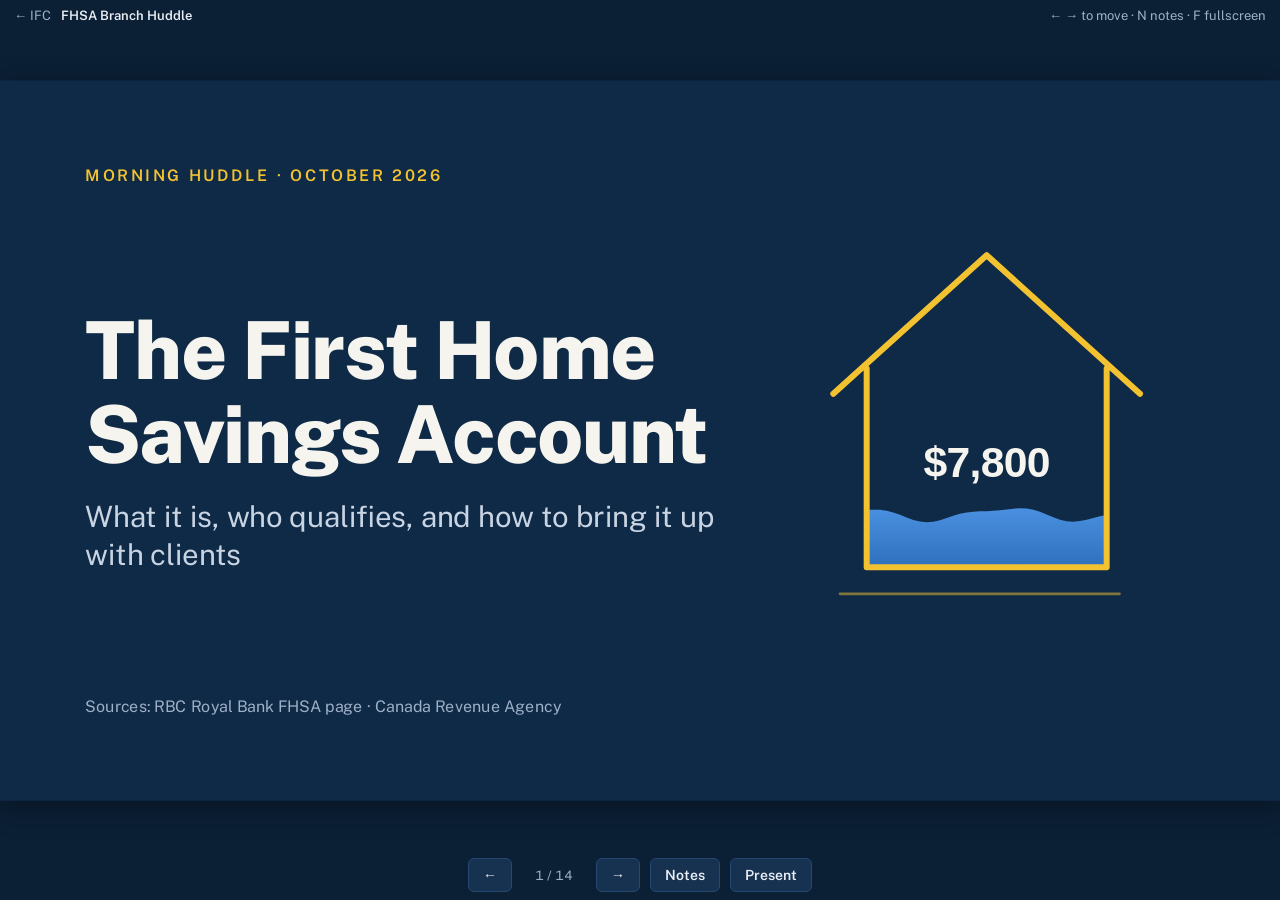
<file: fhsa/index.html>
<!doctype html>
<html lang="en">
<head>
<meta charset="utf-8">
<meta name="viewport" content="width=device-width,initial-scale=1,viewport-fit=cover">
<title>FHSA Branch Huddle</title>
<meta name="description" content="FHSA presentation for the morning branch huddle, with speaker notes.">
<link rel="icon" href="data:image/svg+xml,<svg xmlns='http://www.w3.org/2000/svg' viewBox='0 0 100 100'><rect width='100' height='100' rx='22' fill='%230e2a47'/><path d='M20 52 50 26l30 26v28H20z' fill='none' stroke='%23f2c230' stroke-width='8' stroke-linejoin='round'/></svg>">
<link rel="stylesheet" href="https://fonts.googleapis.com/css2?family=Public+Sans:wght@400;500;600;700;800&display=swap">
<style>
:root{--bar:#0b1f35;--ink:#e9eef5;--muted:#9fb0c6;--gold:#f2c230}
*{box-sizing:border-box}
html,body{margin:0;height:100%;background:#0b1f35;color:var(--ink);font-family:'Public Sans',Arial,sans-serif;overflow:hidden}
.app{position:fixed;inset:0;display:flex;flex-direction:column;padding-top:env(safe-area-inset-top,0px);padding-bottom:env(safe-area-inset-bottom,0px)}
.top{display:flex;align-items:center;gap:10px;padding:8px 14px;font-size:13px;color:var(--muted)}
.top a{color:var(--muted);text-decoration:none}
.top a:hover{color:var(--ink)}
.top .t{margin-right:auto;font-weight:600;color:var(--ink);white-space:nowrap;overflow:hidden;text-overflow:ellipsis}
.main{flex:1;display:flex;min-height:0}
.viewport{flex:1;position:relative;min-width:0;min-height:0;overflow:hidden}
.stage{position:absolute;left:0;top:0;width:1920px;height:1080px;transform-origin:0 0;box-shadow:0 10px 40px rgba(0,0,0,.35)}
.slide{position:absolute;inset:0;width:1920px;height:1080px;overflow:hidden}
.slide:not(.on){display:none!important}
.slide *{margin:0;box-sizing:border-box}
.slide h1,.slide h2,.slide h3{font-weight:inherit}
.slide ul,.slide ol{padding-left:1.2em}
.slide table{border-collapse:separate;border-spacing:0;width:100%;overflow:hidden}
.slide th,.slide td{text-align:left;padding:18px 24px;vertical-align:top}
.slide th{font-weight:700}
.slide.on.fx{animation:fade .45s ease}
.slide.on.fxpush{animation:push .5s cubic-bezier(.2,.7,.2,1)}
@keyframes fade{from{opacity:0}to{opacity:1}}
@keyframes push{from{opacity:0;transform:translateX(60px)}to{opacity:1;transform:none}}
[data-build-in]{opacity:0}
[data-build-in].bi{animation-fill-mode:both;animation-duration:.55s;animation-timing-function:cubic-bezier(.2,.7,.2,1)}
[data-build-in].bi.rise{animation-name:rise}
[data-build-in].bi.fade{animation-name:fade}
[data-build-in].bi.pop{animation-name:pop}
@keyframes rise{from{opacity:0;transform:translateY(28px)}to{opacity:1;transform:none}}
@keyframes pop{0%{opacity:0;transform:scale(.85)}70%{opacity:1;transform:scale(1.04)}100%{opacity:1;transform:none}}
.notes{width:min(420px,38vw);background:#10263f;border-left:1px solid #1d3654;overflow:auto;padding:16px 18px;font-size:15px;line-height:1.55;white-space:pre-wrap;color:#dbe4ef}
.notes h4{margin:0 0 8px;font-size:11px;letter-spacing:.14em;text-transform:uppercase;color:var(--gold)}
.bar{display:flex;align-items:center;justify-content:center;gap:10px;padding:8px 14px}
button{font:inherit;font-size:14px;font-weight:600;color:var(--ink);background:#173250;border:1px solid #24486f;border-radius:6px;padding:8px 14px;cursor:pointer}
button:hover{background:#1d3e63}
button.on{background:var(--gold);color:#0e2a47;border-color:var(--gold)}
.cnt{font-variant-numeric:tabular-nums;font-size:13px;color:var(--muted);min-width:64px;text-align:center}
@media (max-width:760px){
  .main{flex-direction:column}
  .notes{width:auto;max-height:42vh;border-left:0;border-top:1px solid #1d3654}
  .top .hide-sm{display:none}
}
.app.full .top,.app.full .bar{display:none}
</style>
</head>
<body>
<div class="app" id="app">
  <div class="top">
    <a href="../index.html">← IFC</a>
    <span class="t">FHSA Branch Huddle</span>
    <span class="hide-sm">← → to move · N notes · F fullscreen</span>
  </div>
  <div class="main">
    <div class="viewport" id="vp"><div class="stage" id="stage">
<section class="slide" id="cover" data-transition="fade" style="display:flex; flex-direction:column; justify-content:space-between; padding:128px; background:#0e2a47">
  <p style="font-family:'Public Sans', Arial, sans-serif; font-size:24px; font-weight:600; letter-spacing:4px; text-transform:uppercase; color:#f2c230">Morning huddle · October 2026</p>
  <div style="width:1000px; display:flex; flex-direction:column; gap:32px">
    <h1 style="font-family:'Public Sans', Arial, sans-serif; font-size:120px; font-weight:800; line-height:1.05; letter-spacing:-2px; color:#f6f4ee">The First Home<br>Savings Account</h1>
    <p style="font-family:'Public Sans', Arial, sans-serif; font-size:44px; line-height:1.3; color:#c9d4e3">What it is, who qualifies, and how to bring it up with clients</p>
  </div>
  <div style="display:flex; flex-direction:row; gap:48px; align-items:end; justify-content:space-between">
    <p style="font-family:'Public Sans', Arial, sans-serif; font-size:24px; color:#9fb0c6">Sources: RBC Royal Bank FHSA page · Canada Revenue Agency</p>
  </div>
  <iframe class="emb" style="position:absolute; top:170px; left:1200px; width:560px; height:640px;border:0" srcdoc="&lt;!doctype html&gt;&lt;html&gt;&lt;head&gt;&lt;meta charset=&quot;utf-8&quot;&gt;&lt;style&gt;
html,body{margin:0;height:100%;background:transparent;overflow:hidden}
body{font-family:&quot;Helvetica Neue&quot;,Helvetica,Arial,sans-serif}
svg{position:absolute;left:0;top:0;width:100%;height:100%}
#amt{position:absolute;left:0;right:0;top:57%;text-align:center;color:#F6F4EE;font-weight:800;font-size:64px;letter-spacing:-1px;font-variant-numeric:tabular-nums}
#tag{position:absolute;left:0;right:0;top:72%;text-align:center;color:#FFE08A;font-weight:700;font-size:24px;letter-spacing:5px;opacity:0}
&lt;/style&gt;&lt;/head&gt;&lt;body&gt;
&lt;svg viewBox=&quot;0 0 560 640&quot; preserveAspectRatio=&quot;xMidYMid meet&quot;&gt;
&lt;defs&gt;
&lt;clipPath id=&quot;c&quot;&gt;&lt;path d=&quot;M100 286 L280 122 L460 286 L460 560 L100 560 Z&quot;/&gt;&lt;/clipPath&gt;
&lt;linearGradient id=&quot;g&quot; x1=&quot;0&quot; y1=&quot;1&quot; x2=&quot;0&quot; y2=&quot;0&quot;&gt;&lt;stop offset=&quot;0&quot; stop-color=&quot;#1F5FA8&quot;/&gt;&lt;stop offset=&quot;1&quot; stop-color=&quot;#4A8FE0&quot;/&gt;&lt;/linearGradient&gt;
&lt;/defs&gt;
&lt;g clip-path=&quot;url(#c)&quot;&gt;&lt;path id=&quot;w&quot; fill=&quot;url(#g)&quot; d=&quot;&quot;/&gt;&lt;/g&gt;
&lt;path id=&quot;h&quot; d=&quot;M50 300 L280 92 L510 300 M100 262 L100 560 L460 560 L460 262&quot; fill=&quot;none&quot; stroke=&quot;#F2C230&quot; stroke-width=&quot;9&quot; stroke-linecap=&quot;round&quot; stroke-linejoin=&quot;round&quot;/&gt;
&lt;path id=&quot;b&quot; d=&quot;M60 600 L500 600&quot; stroke=&quot;#F2C230&quot; stroke-width=&quot;4&quot; stroke-linecap=&quot;round&quot; opacity=&quot;0.5&quot;/&gt;
&lt;/svg&gt;
&lt;div id=&quot;amt&quot;&gt;$0&lt;/div&gt;&lt;div id=&quot;tag&quot;&gt;TAX-FREE&lt;/div&gt;
&lt;script&gt;
(function(){
var h=document.getElementById(&#x27;h&#x27;),w=document.getElementById(&#x27;w&#x27;),b=document.getElementById(&#x27;b&#x27;),amt=document.getElementById(&#x27;amt&#x27;),tag=document.getElementById(&#x27;tag&#x27;);
var L=h.getTotalLength(),LB=b.getTotalLength();h.style.strokeDasharray=L;b.style.strokeDasharray=LB;
var start=null,last=0;
function cl(x){return Math.max(0,Math.min(1,x))}
function eio(x){return x&lt;.5?4*x*x*x:1-Math.pow(-2*x+2,3)/2}
function eo(x){return 1-Math.pow(1-x,3)}
function draw(t){
var d=eio(cl(t/1.3));h.style.strokeDashoffset=L*(1-d);b.style.strokeDashoffset=LB*(1-eo(cl((t-0.4)/1.2)));
var p=eo(cl((t-1.0)/2.4)),top=560-(560-150)*p,amp=p&gt;0?5+5*(1-p):0,ph=t*2.1,s=&#x27;M90 610 L90 &#x27;+top.toFixed(1);
for(var x=90;x&lt;=470;x+=10){s+=&#x27; L&#x27;+x+&#x27; &#x27;+(top+Math.sin(x/36+ph)*amp+Math.sin(x/17-ph*1.3)*amp*0.35).toFixed(1);}
w.setAttribute(&#x27;d&#x27;,s+&#x27; L470 610 Z&#x27;);
amt.textContent=&#x27;$&#x27;+Math.round(40000*p/100)*100;amt.textContent=amt.textContent.replace(/\B(?=(\d{3})+(?!\d))/g,&#x27;,&#x27;);
var tp=cl((t-3.2)/0.6);tag.style.opacity=tp;tag.style.transform=&#x27;translateY(&#x27;+(12*(1-eo(tp))).toFixed(1)+&#x27;px)&#x27;;
}
function f(ts){if(start===null||ts-last&gt;400)start=ts;last=ts;draw((ts-start)/1000);requestAnimationFrame(f);}
requestAnimationFrame(f);
})();
&lt;/script&gt;&lt;/body&gt;&lt;/html&gt;" scrolling="no" tabindex="-1"></iframe>
  
</section>
<section class="slide" id="idea" data-transition="push" style="background:#1F5FA8;color:#F6F4EE;font-family:'Public Sans', Arial, sans-serif;padding:128px;display:flex;flex-direction:column;gap:64px">
<p style="font-size:24px;font-weight:600;letter-spacing:4px;text-transform:uppercase;color:#FFE08A">The one-line pitch</p>
<h1 style="font-size:88px;font-weight:800;line-height:1.1;letter-spacing:-1px;color:#F6F4EE">A tax deduction on the way in.<br>Tax-free on the way out.</h1>
<div data-build-in="rise order 1 auto" style="position:absolute;left:128px;top:680px;width:522px;display:flex;flex-direction:column;gap:12px;border-top:3px solid #FFE08A;padding:24px 0px 0px 0px">
<p style="font-size:24px;font-weight:700;letter-spacing:2px;text-transform:uppercase;color:#FFE08A">1 · Going in</p>
<p style="font-size:32px;line-height:1.35;color:#F6F4EE">Every contribution is tax-deductible, just like an RRSP</p>
</div>
<div data-build-in="rise order 2 auto" style="position:absolute;left:699px;top:680px;width:522px;display:flex;flex-direction:column;gap:12px;border-top:3px solid #FFE08A;padding:24px 0px 0px 0px">
<p style="font-size:24px;font-weight:700;letter-spacing:2px;text-transform:uppercase;color:#FFE08A">2 · While invested</p>
<p style="font-size:32px;line-height:1.35;color:#F6F4EE">Interest, dividends and gains are never taxed</p>
</div>
<div data-build-in="rise order 3 auto" style="position:absolute;left:1270px;top:680px;width:522px;display:flex;flex-direction:column;gap:12px;border-top:3px solid #FFE08A;padding:24px 0px 0px 0px">
<p style="font-size:24px;font-weight:700;letter-spacing:2px;text-transform:uppercase;color:#FFE08A">3 · Coming out</p>
<p style="font-size:32px;line-height:1.35;color:#F6F4EE">Tax-free for a first home, like a TFSA, and never paid back</p>
</div>

</section>
<section class="slide" id="eligibility" data-transition="fade" style="background:#F6F4EE;color:#0E2A47;font-family:'Public Sans', Arial, sans-serif;padding:128px 128px 160px;display:flex;flex-direction:column;gap:48px">
<div style="display:flex;flex-direction:column;gap:12px">
<p style="font-size:24px;font-weight:600;letter-spacing:3px;text-transform:uppercase;color:#1F5FA8">Eligibility</p>
<h2 style="font-size:72px;font-weight:700;line-height:1.1;letter-spacing:-1px;color:#0E2A47">Who can open one</h2>
</div>
<div style="display:grid;grid-template-columns:1fr 1fr;gap:24px">
<div style="display:flex;flex-direction:column;gap:12px;background:#FDFCF9;border:1px solid #DDD8CC;border-radius:16px;padding:36px">
<div style="display:flex;flex-direction:row;align-items:center;gap:16px">
<svg viewBox="0 0 24 24" fill="none" stroke="currentColor" stroke-width="2" stroke-linecap="round" stroke-linejoin="round" style="flex:none;color:#1F5FA8;width:44px;height:44px" aria-hidden="true"><path d="M16 21v-2a4 4 0 0 0-4-4H6a4 4 0 0 0-4 4v2"/><circle cx="9" cy="7" r="4"/><path d="M22 21v-2a4 4 0 0 0-3-3.87M16 3.13a4 4 0 0 1 0 7.75"/></svg>
<h3 style="font-size:40px;font-weight:700;line-height:1.2;color:#0E2A47">Adult, 71 or younger</h3>
</div>
<p style="font-size:28px;line-height:1.4;color:#4A5568">At least 18 and the age of majority in their province (19 here in Nova Scotia), and no older than 71 at Dec 31 of the year opened</p>
</div>
<div style="display:flex;flex-direction:column;gap:12px;background:#FDFCF9;border:1px solid #DDD8CC;border-radius:16px;padding:36px">
<div style="display:flex;flex-direction:row;align-items:center;gap:16px">
<svg viewBox="0 0 24 24" fill="none" stroke="currentColor" stroke-width="2" stroke-linecap="round" stroke-linejoin="round" style="flex:none;color:#1F5FA8;width:44px;height:44px" aria-hidden="true"><circle cx="12" cy="12" r="10"/><path d="M2 12h20M12 2a15 15 0 0 1 0 20M12 2a15 15 0 0 0 0 20"/></svg>
<h3 style="font-size:40px;font-weight:700;line-height:1.2;color:#0E2A47">Canadian resident</h3>
</div>
<p style="font-size:28px;line-height:1.4;color:#4A5568">Resident of Canada with a Social Insurance Number</p>
</div>
<div style="display:flex;flex-direction:column;gap:12px;background:#FDFCF9;border:1px solid #DDD8CC;border-radius:16px;padding:36px">
<div style="display:flex;flex-direction:row;align-items:center;gap:16px">
<svg viewBox="0 0 24 24" fill="none" stroke="currentColor" stroke-width="2" stroke-linecap="round" stroke-linejoin="round" style="flex:none;color:#1F5FA8;width:44px;height:44px" aria-hidden="true"><path d="M3 10.5 12 3l9 7.5V21h-6v-6H9v6H3z"/></svg>
<h3 style="font-size:40px;font-weight:700;line-height:1.2;color:#0E2A47">First-time buyer</h3>
</div>
<p style="font-size:28px;line-height:1.4;color:#4A5568">Hasn’t lived in a home they owned, this year or in the previous 4 calendar years</p>
</div>
<div style="display:flex;flex-direction:column;gap:12px;background:#FDFCF9;border:1px solid #DDD8CC;border-radius:16px;padding:36px">
<div style="display:flex;flex-direction:row;align-items:center;gap:16px">
<svg viewBox="0 0 24 24" fill="none" stroke="currentColor" stroke-width="2" stroke-linecap="round" stroke-linejoin="round" style="flex:none;color:#1F5FA8;width:44px;height:44px" aria-hidden="true"><circle cx="7.5" cy="15.5" r="4.5"/><path d="M10.7 12.3 21 2M16 7l3 3M18 5l2 2"/></svg>
<h3 style="font-size:40px;font-weight:700;line-height:1.2;color:#0E2A47">The spouse rule</h3>
</div>
<p style="font-size:28px;line-height:1.4;color:#4A5568">Also hasn’t lived in a home their spouse or common-law partner owned in that same window</p>
</div>
</div>
<p style="position:absolute;left:128px;bottom:64px;width:1200px;font-size:24px;color:#6B7280">First Home Savings Account · Morning huddle</p>
<p style="position:absolute;right:128px;bottom:64px;width:200px;font-size:24px;color:#6B7280;text-align:right">03</p>

</section>
<section class="slide" id="numbers" data-transition="fade" style="background:#F6F4EE;color:#0E2A47;font-family:'Public Sans', Arial, sans-serif;padding:128px 128px 160px;display:flex;flex-direction:column;justify-content:space-between;gap:48px">
<div style="display:flex;flex-direction:column;gap:12px">
<p style="font-size:24px;font-weight:600;letter-spacing:3px;text-transform:uppercase;color:#1F5FA8">Limits</p>
<h2 style="font-size:72px;font-weight:700;line-height:1.1;letter-spacing:-1px;color:#0E2A47">The four numbers to know</h2>
</div>
<div style="display:flex;flex-direction:row;align-items:center;gap:24px;background:#0E2A47;border-radius:16px;padding:32px 40px">
<svg viewBox="0 0 24 24" fill="none" stroke="currentColor" stroke-width="2" stroke-linecap="round" stroke-linejoin="round" style="flex:none;color:#F2C230;width:48px;height:48px" aria-hidden="true"><circle cx="12" cy="12" r="10"/><path d="M12 6v6l4 2"/></svg>
<p style="font-size:32px;line-height:1.4;color:#F6F4EE"><b>Room only starts the year the account is opened, not at age 18.</b> Open early, even with $0 in it.</p>
</div>
<iframe class="emb" style="position:absolute;left:128px;top:296px;width:1664px;height:330px;border:0" srcdoc="&lt;!doctype html&gt;&lt;html&gt;&lt;head&gt;&lt;meta charset=&quot;utf-8&quot;&gt;&lt;style&gt;
html,body{margin:0;height:100%;background:transparent;overflow:hidden}
body{font-family:&quot;Helvetica Neue&quot;,Helvetica,Arial,sans-serif}
.row{display:grid;grid-template-columns:repeat(4,1fr);gap:24px;height:100%;box-sizing:border-box;padding:4px 2px}
.t{background:#FDFCF9;border:1px solid #DDD8CC;border-radius:16px;padding:30px 30px 28px;display:flex;flex-direction:column;gap:10px;box-sizing:border-box;opacity:0}
.n{font-size:72px;font-weight:800;letter-spacing:-1px;color:#1F5FA8;line-height:1.1;font-variant-numeric:tabular-nums;white-space:nowrap}
.u{height:5px;width:0;background:#F2C230;border-radius:3px}
.l{font-size:26px;line-height:1.35;color:#4A5568;margin-top:6px}
&lt;/style&gt;&lt;/head&gt;&lt;body&gt;&lt;div class=&quot;row&quot; id=&quot;r&quot;&gt;&lt;/div&gt;
&lt;script&gt;
(function(){
var D=[[8000,&#x27;$&#x27;,&#x27;&#x27;,&#x27;A year, contributions and RRSP transfers combined&#x27;],[40000,&#x27;$&#x27;,&#x27;&#x27;,&#x27;Lifetime limit, across all of a client’s FHSAs&#x27;],[16000,&#x27;$&#x27;,&#x27;&#x27;,&#x27;Most in one year: $8,000 plus up to $8,000 carried forward&#x27;],[15,&#x27;&#x27;,&#x27; yrs&#x27;,&#x27;Max account life, or until the year they turn 71 if sooner&#x27;]];
var r=document.getElementById(&#x27;r&#x27;),T=[];
D.forEach(function(d){var t=document.createElement(&#x27;div&#x27;);t.className=&#x27;t&#x27;;t.innerHTML=&#x27;&lt;div class=&quot;n&quot;&gt;&lt;/div&gt;&lt;div class=&quot;u&quot;&gt;&lt;/div&gt;&lt;div class=&quot;l&quot;&gt;&lt;/div&gt;&#x27;;t.children[2].textContent=d[3];r.appendChild(t);T.push(t);});
function cl(x){return Math.max(0,Math.min(1,x))}
function eo(x){return 1-Math.pow(1-x,4)}
function bk(x){var c=1.6;return 1+(c+1)*Math.pow(x-1,3)+c*Math.pow(x-1,2)}
function fm(n){return String(n).replace(/\B(?=(\d{3})+(?!\d))/g,&#x27;,&#x27;)}
var start=null,last=0;
function draw(t){T.forEach(function(e,i){var s=t-0.15-i*0.22,a=cl(s/0.55),c=eo(cl((s-0.1)/1.3)),d=D[i];
e.style.opacity=a;e.style.transform=&#x27;translateY(&#x27;+(28*(1-bk(a))).toFixed(1)+&#x27;px)&#x27;;
var v=d[0]*c;v=d[0]&gt;100?Math.round(v/100)*100:Math.round(v);
e.children[0].textContent=d[1]+fm(v)+d[2];e.children[1].style.width=(64*eo(cl((s-1.0)/0.6)))+&#x27;px&#x27;;
e.style.boxShadow=&#x27;0 &#x27;+(6+3*Math.sin(t*1.4+i)).toFixed(1)+&#x27;px 18px rgba(14,42,71,&#x27;+(0.05*a).toFixed(3)+&#x27;)&#x27;;});}
function f(ts){if(start===null||ts-last&gt;400)start=ts;last=ts;draw((ts-start)/1000);requestAnimationFrame(f);}
requestAnimationFrame(f);
})();
&lt;/script&gt;&lt;/body&gt;&lt;/html&gt;" scrolling="no" tabindex="-1"></iframe>
<p style="position:absolute;left:128px;bottom:64px;width:1200px;font-size:24px;color:#6B7280">First Home Savings Account · Morning huddle</p>
<p style="position:absolute;right:128px;bottom:64px;width:200px;font-size:24px;color:#6B7280;text-align:right">04</p>

</section>
<section class="slide" id="flow" data-transition="fade" style="background:#F6F4EE;color:#0E2A47;font-family:'Public Sans', Arial, sans-serif;padding:128px 128px 160px;display:flex;flex-direction:column;gap:32px">
<div style="display:flex;flex-direction:column;gap:12px">
<p style="font-size:24px;font-weight:600;letter-spacing:3px;text-transform:uppercase;color:#1F5FA8">How it works</p>
<h2 style="font-size:72px;font-weight:700;line-height:1.1;letter-spacing:-1px;color:#0E2A47">How the money moves</h2>
</div>
<div data-build-in="rise order 1 auto" style="position:absolute;left:128px;top:284px;width:480px;height:236px;display:flex;flex-direction:column;gap:12px;background:#FDFCF9;border:1px solid #DDD8CC;border-radius:16px;padding:32px">
<h3 style="font-size:40px;font-weight:700;line-height:1.2;color:#1F5FA8">1. Contribute</h3>
<p style="font-size:28px;line-height:1.4;color:#4A5568">Tax-deductible, claimed this year or saved for a later one</p>
</div>
<svg data-build-in="fade order 2 auto" style="position:absolute;left:616.0px;top:388.0px;width:96.0px;height:28px" viewBox="0 0 96.0 28"><line x1="0" y1="14" x2="82.0" y2="14" stroke="#1F5FA8" stroke-width="4"/><path d="M80.0 4 L96.0 14 L80.0 24 Z" fill="#1F5FA8"/></svg>
<div data-build-in="rise order 3 auto" style="position:absolute;left:720px;top:284px;width:480px;height:236px;display:flex;flex-direction:column;gap:12px;background:#FDFCF9;border:1px solid #DDD8CC;border-radius:16px;padding:32px">
<h3 style="font-size:40px;font-weight:700;line-height:1.2;color:#1F5FA8">2. Grow</h3>
<p style="font-size:28px;line-height:1.4;color:#4A5568">Invested in savings, GICs, funds, ETFs or stocks; growth isn’t taxed</p>
</div>
<svg data-build-in="fade order 4 auto" style="position:absolute;left:1208.0px;top:388.0px;width:96.0px;height:28px" viewBox="0 0 96.0 28"><line x1="0" y1="14" x2="82.0" y2="14" stroke="#1F5FA8" stroke-width="4"/><path d="M80.0 4 L96.0 14 L80.0 24 Z" fill="#1F5FA8"/></svg>
<div data-build-in="rise order 5 auto" style="position:absolute;left:1312px;top:284px;width:480px;height:236px;display:flex;flex-direction:column;gap:12px;background:#FDFCF9;border:1px solid #DDD8CC;border-radius:16px;padding:32px">
<h3 style="font-size:40px;font-weight:700;line-height:1.2;color:#1F5FA8">3. Use it</h3>
<p style="font-size:28px;line-height:1.4;color:#4A5568">Buy a first home, or roll it into an RRSP (see below)</p>
</div>
<div data-build-in="rise order 6 auto" style="position:absolute;left:128px;top:552px;width:820px;height:248px;display:flex;flex-direction:column;gap:12px;background:#0E2A47;border-radius:16px;padding:32px">
<div style="display:flex;flex-direction:row;align-items:center;gap:16px">
<svg viewBox="0 0 24 24" fill="none" stroke="currentColor" stroke-width="2" stroke-linecap="round" stroke-linejoin="round" style="flex:none;color:#F2C230;width:44px;height:44px" aria-hidden="true"><path d="M3 10.5 12 3l9 7.5V21h-6v-6H9v6H3z"/></svg>
<h3 style="font-size:40px;font-weight:700;line-height:1.2;color:#F6F4EE">They buy a first home</h3>
</div>
<p style="font-size:28px;line-height:1.4;color:#C9D4E3">Qualifying withdrawal: tax-free, not added to their income, and never paid back</p>
</div>
<div data-build-in="rise order 7 auto" style="position:absolute;left:972px;top:552px;width:820px;height:248px;display:flex;flex-direction:column;gap:12px;background:#0E2A47;border-radius:16px;padding:32px">
<div style="display:flex;flex-direction:row;align-items:center;gap:16px">
<svg viewBox="0 0 24 24" fill="none" stroke="currentColor" stroke-width="2" stroke-linecap="round" stroke-linejoin="round" style="flex:none;color:#F2C230;width:44px;height:44px" aria-hidden="true"><rect x="3" y="11" width="18" height="11" rx="2"/><path d="M7 11V7a5 5 0 0 1 10 0v4"/></svg>
<h3 style="font-size:40px;font-weight:700;line-height:1.2;color:#F6F4EE">They don’t buy</h3>
</div>
<p style="font-size:28px;line-height:1.4;color:#C9D4E3">Direct transfer to their RRSP or RRIF: tax-free, and it doesn’t use RRSP room. Cashing out instead is taxable.</p>
</div>
<p data-build-in="fade order 8 auto" style="position:absolute;left:128px;top:826px;width:1664px;font-size:28px;line-height:1.4;color:#4A5568"><b>Deadline:</b> Dec 31 of the 15th year after opening, or of the year they turn 71, whichever comes first.</p>
<p style="position:absolute;left:128px;bottom:64px;width:1200px;font-size:24px;color:#6B7280">First Home Savings Account · Morning huddle</p>
<p style="position:absolute;right:128px;bottom:64px;width:200px;font-size:24px;color:#6B7280;text-align:right">05</p>

</section>
<section class="slide" id="withdrawal" data-transition="push" style="background:#F6F4EE;color:#0E2A47;font-family:'Public Sans', Arial, sans-serif;padding:128px 128px 160px;display:flex;flex-direction:column;gap:32px">
<div style="display:flex;flex-direction:column;gap:12px">
<p style="font-size:24px;font-weight:600;letter-spacing:3px;text-transform:uppercase;color:#1F5FA8">Withdrawals</p>
<h2 style="font-size:72px;font-weight:700;line-height:1.1;letter-spacing:-1px;color:#0E2A47">Tax-free withdrawals: six conditions</h2>
</div>
<div style="display:grid;grid-template-columns:1fr 1fr;gap:16px 48px">
<div style="display:flex;flex-direction:row;align-items:start;gap:16px;border-top:1px solid #DDD8CC;padding:20px 0px 0px 0px">
<svg viewBox="0 0 24 24" fill="none" stroke="currentColor" stroke-width="2" stroke-linecap="round" stroke-linejoin="round" style="flex:none;color:#1F5FA8;width:40px;height:40px" aria-hidden="true"><circle cx="12" cy="12" r="10"/><path d="m8 12 3 3 5-6"/></svg>
<p style="font-size:28px;line-height:1.4;color:#0E2A47">Still a first-time buyer when they withdraw</p>
</div>
<div style="display:flex;flex-direction:row;align-items:start;gap:16px;border-top:1px solid #DDD8CC;padding:20px 0px 0px 0px">
<svg viewBox="0 0 24 24" fill="none" stroke="currentColor" stroke-width="2" stroke-linecap="round" stroke-linejoin="round" style="flex:none;color:#1F5FA8;width:40px;height:40px" aria-hidden="true"><circle cx="12" cy="12" r="10"/><path d="m8 12 3 3 5-6"/></svg>
<p style="font-size:28px;line-height:1.4;color:#0E2A47">Written agreement to buy or build a home in Canada, closing before Oct 1 of the following year</p>
</div>
<div style="display:flex;flex-direction:row;align-items:start;gap:16px;border-top:1px solid #DDD8CC;padding:20px 0px 0px 0px">
<svg viewBox="0 0 24 24" fill="none" stroke="currentColor" stroke-width="2" stroke-linecap="round" stroke-linejoin="round" style="flex:none;color:#1F5FA8;width:40px;height:40px" aria-hidden="true"><circle cx="12" cy="12" r="10"/><path d="m8 12 3 3 5-6"/></svg>
<p style="font-size:28px;line-height:1.4;color:#0E2A47">Home not acquired more than 30 days before the withdrawal</p>
</div>
<div style="display:flex;flex-direction:row;align-items:start;gap:16px;border-top:1px solid #DDD8CC;padding:20px 0px 0px 0px">
<svg viewBox="0 0 24 24" fill="none" stroke="currentColor" stroke-width="2" stroke-linecap="round" stroke-linejoin="round" style="flex:none;color:#1F5FA8;width:40px;height:40px" aria-hidden="true"><circle cx="12" cy="12" r="10"/><path d="m8 12 3 3 5-6"/></svg>
<p style="font-size:28px;line-height:1.4;color:#0E2A47">Canadian resident from the withdrawal until the purchase</p>
</div>
<div style="display:flex;flex-direction:row;align-items:start;gap:16px;border-top:1px solid #DDD8CC;padding:20px 0px 0px 0px">
<svg viewBox="0 0 24 24" fill="none" stroke="currentColor" stroke-width="2" stroke-linecap="round" stroke-linejoin="round" style="flex:none;color:#1F5FA8;width:40px;height:40px" aria-hidden="true"><circle cx="12" cy="12" r="10"/><path d="m8 12 3 3 5-6"/></svg>
<p style="font-size:28px;line-height:1.4;color:#0E2A47">Plans to live in it as their main home within one year</p>
</div>
<div style="display:flex;flex-direction:row;align-items:start;gap:16px;border-top:1px solid #DDD8CC;padding:20px 0px 0px 0px">
<svg viewBox="0 0 24 24" fill="none" stroke="currentColor" stroke-width="2" stroke-linecap="round" stroke-linejoin="round" style="flex:none;color:#1F5FA8;width:40px;height:40px" aria-hidden="true"><circle cx="12" cy="12" r="10"/><path d="m8 12 3 3 5-6"/></svg>
<p style="font-size:28px;line-height:1.4;color:#0E2A47">Completes CRA Form RC725 and gives it to us</p>
</div>
</div>
<div style="display:grid;grid-template-columns:1fr 1fr;gap:24px">
<p style="font-size:28px;line-height:1.4;color:#0E2A47;background:#E3EBF5;border-radius:12px;padding:24px 28px"><b>Couples:</b> each can withdraw from their own FHSA for the same home.</p>
<p style="font-size:28px;line-height:1.4;color:#0E2A47;background:#E3EBF5;border-radius:12px;padding:24px 28px"><b>Afterwards:</b> close every FHSA by Dec 31 of the following year.</p>
</div>
<p style="position:absolute;left:128px;bottom:64px;width:1200px;font-size:24px;color:#6B7280">First Home Savings Account · Morning huddle</p>
<p style="position:absolute;right:128px;bottom:64px;width:200px;font-size:24px;color:#6B7280;text-align:right">06</p>

</section>
<section class="slide" id="compare" data-transition="fade" style="background:#F6F4EE;color:#0E2A47;font-family:'Public Sans', Arial, sans-serif;padding:128px 128px 160px;display:flex;flex-direction:column;gap:32px">
<div style="display:flex;flex-direction:column;gap:12px">
<p style="font-size:24px;font-weight:600;letter-spacing:3px;text-transform:uppercase;color:#1F5FA8">Comparison</p>
<h2 style="font-size:72px;font-weight:700;line-height:1.1;letter-spacing:-1px;color:#0E2A47">FHSA vs. Home Buyers’ Plan vs. TFSA</h2>
</div>
<table style="font-size:28px;color:#0E2A47;background:#FDFCF9;border:1px solid #DDD8CC;border-radius:12px">
<tr style="background:#0E2A47"><th style="width:28%;color:#F6F4EE"></th><th style="width:24%;color:#F2C230">FHSA</th><th style="width:24%;color:#F6F4EE">Home Buyers’ Plan</th><th style="width:24%;color:#F6F4EE">TFSA</th></tr>
<tr><td>Contribution deductible?</td><td style="color:#1F5FA8">Yes</td><td>Yes, as an RRSP</td><td>No</td></tr>
<tr style="background:#EFECE4"><td>Withdrawal to buy a home</td><td style="color:#1F5FA8">Tax-free</td><td>Tax-free if repaid</td><td>Tax-free</td></tr>
<tr><td>Has to be paid back?</td><td style="color:#1F5FA8">No</td><td>Yes, over 15 years</td><td>No</td></tr>
<tr style="background:#EFECE4"><td>Most usable per person</td><td style="color:#1F5FA8">$40,000 + growth</td><td>$60,000</td><td>All of it, any use</td></tr>
<tr><td>First-time buyers only?</td><td style="color:#1F5FA8">Yes</td><td>Yes</td><td>No</td></tr>
<tr style="background:#EFECE4"><td>If plans change</td><td style="color:#1F5FA8">Roll to RRSP tax-free</td><td>Kept for retirement</td><td>Use for anything</td></tr>
</table>
<div style="display:flex;flex-direction:row;align-items:center;gap:20px;background:#1F5FA8;border-radius:12px;padding:24px 32px">
<svg viewBox="0 0 24 24" fill="none" stroke="currentColor" stroke-width="2" stroke-linecap="round" stroke-linejoin="round" style="flex:none;color:#FFE08A;width:44px;height:44px" aria-hidden="true"><path d="M9 18h6M10 22h4M12 2a7 7 0 0 0-4 12.7V17h8v-2.3A7 7 0 0 0 12 2z"/></svg>
<p style="font-size:28px;line-height:1.4;color:#F6F4EE"><b>They stack:</b> FHSA + HBP = up to $100,000 per person, $200,000 for a couple, before growth.</p>
</div>
<p style="position:absolute;left:128px;bottom:64px;width:1200px;font-size:24px;color:#6B7280">First Home Savings Account · Morning huddle</p>
<p style="position:absolute;right:128px;bottom:64px;width:200px;font-size:24px;color:#6B7280;text-align:right">07</p>

</section>
<section class="slide" id="example" data-transition="fade" style="background:#F6F4EE;color:#0E2A47;font-family:'Public Sans', Arial, sans-serif;padding:128px 128px 160px;display:flex;flex-direction:column;gap:32px">
<div style="display:flex;flex-direction:column;gap:12px">
<p style="font-size:24px;font-weight:600;letter-spacing:3px;text-transform:uppercase;color:#1F5FA8">Illustration</p>
<h2 style="font-size:72px;font-weight:700;line-height:1.1;letter-spacing:-1px;color:#0E2A47">What it looks like for one client</h2>
</div>
<p style="font-size:32px;line-height:1.4;color:#4A5568">A 27-year-old renter opens an FHSA in 2026 and puts in $8,000 a year for five years.</p>
<iframe class="emb" style="position:absolute;left:128px;top:376px;width:1020px;height:464px;border:0" srcdoc="&lt;!doctype html&gt;&lt;html&gt;&lt;head&gt;&lt;meta charset=&quot;utf-8&quot;&gt;&lt;style&gt;
html,body{margin:0;height:100%;background:transparent;overflow:hidden}
body{font-family:&quot;Helvetica Neue&quot;,Helvetica,Arial,sans-serif}
svg{position:absolute;left:0;top:0;width:100%;height:100%}
.v{font-size:26px;font-weight:800;fill:#0E2A47;text-anchor:middle}
.y{font-size:24px;font-weight:600;fill:#4A5568;text-anchor:middle}
.r{font-size:24px;font-weight:700;fill:#8A5A00;text-anchor:middle}
.c{font-size:32px;font-weight:800;fill:#0E2A47}
&lt;/style&gt;&lt;/head&gt;&lt;body&gt;
&lt;svg id=&quot;s&quot; viewBox=&quot;0 0 1020 464&quot; preserveAspectRatio=&quot;xMidYMid meet&quot;&gt;
&lt;line x1=&quot;40&quot; y1=&quot;360&quot; x2=&quot;1000&quot; y2=&quot;360&quot; stroke=&quot;#C9C3B5&quot; stroke-width=&quot;2&quot;/&gt;
&lt;text id=&quot;cap&quot; class=&quot;c&quot; x=&quot;40&quot; y=&quot;46&quot; opacity=&quot;0&quot;&gt;$40,000 ready to withdraw, tax-free&lt;/text&gt;
&lt;rect id=&quot;ul&quot; x=&quot;40&quot; y=&quot;60&quot; width=&quot;0&quot; height=&quot;5&quot; rx=&quot;2.5&quot; fill=&quot;#F2C230&quot;/&gt;
&lt;/svg&gt;
&lt;script&gt;
(function(){
var NS=&#x27;http://www.w3.org/2000/svg&#x27;,s=document.getElementById(&#x27;s&#x27;),cap=document.getElementById(&#x27;cap&#x27;),ul=document.getElementById(&#x27;ul&#x27;);
var Y=[&#x27;2026&#x27;,&#x27;2027&#x27;,&#x27;2028&#x27;,&#x27;2029&#x27;,&#x27;2030&#x27;],B=[],SEG=50;
function mk(t,a){var e=document.createElementNS(NS,t);for(var k in a)e.setAttribute(k,a[k]);s.appendChild(e);return e;}
Y.forEach(function(y,i){var cx=110+i*190,g={cx:cx};
g.base=mk(&#x27;rect&#x27;,{x:cx-55,width:110,y:360,height:0,rx:6,fill:&#x27;#1F5FA8&#x27;});
g.top=mk(&#x27;rect&#x27;,{x:cx-55,width:110,y:360,height:0,rx:6,fill:&#x27;#4A8FE0&#x27;});
g.v=mk(&#x27;text&#x27;,{x:cx,y:350,&#x27;class&#x27;:&#x27;v&#x27;,opacity:0});g.v.textContent=&#x27;$&#x27;+(8*(i+1))+&#x27;,000&#x27;;
g.y=mk(&#x27;text&#x27;,{x:cx,y:396,&#x27;class&#x27;:&#x27;y&#x27;});g.y.textContent=y;
g.r=mk(&#x27;text&#x27;,{x:cx,y:436,&#x27;class&#x27;:&#x27;r&#x27;,opacity:0});g.r.textContent=&#x27;+$2,400 back&#x27;;
B.push(g);});
function cl(x){return Math.max(0,Math.min(1,x))}
function eo(x){return 1-Math.pow(1-x,3)}
function bk(x){var c=1.5;return 1+(c+1)*Math.pow(x-1,3)+c*Math.pow(x-1,2)}
var start=null,last=0;
function draw(t){
B.forEach(function(g,i){var s0=0.3+i*0.5,a=cl((t-s0)/0.6),h=SEG*(i+1)*bk(a),hb=Math.max(0,h-SEG),top=360-h;
g.base.setAttribute(&#x27;y&#x27;,360-hb);g.base.setAttribute(&#x27;height&#x27;,hb);
var th=Math.max(0,Math.min(SEG,h));g.top.setAttribute(&#x27;y&#x27;,top);g.top.setAttribute(&#x27;height&#x27;,th);
var gl=cl((t-s0-0.6)/0.8);g.top.setAttribute(&#x27;fill&#x27;,i==4?&#x27;#4A8FE0&#x27;:(gl&gt;=1?&#x27;#1F5FA8&#x27;:&#x27;#4A8FE0&#x27;));
g.top.setAttribute(&#x27;opacity&#x27;,i==4&amp;&amp;t&gt;3?(0.85+0.15*Math.sin(t*2.4)).toFixed(3):1);
g.v.setAttribute(&#x27;y&#x27;,(top-14).toFixed(1));g.v.setAttribute(&#x27;opacity&#x27;,cl((t-s0-0.2)/0.4));
g.r.setAttribute(&#x27;opacity&#x27;,cl((t-s0-0.4)/0.4));});
var c=cl((t-3.0)/0.5);cap.setAttribute(&#x27;opacity&#x27;,c);cap.setAttribute(&#x27;transform&#x27;,&#x27;translate(0,&#x27;+(10*(1-eo(c))).toFixed(1)+&#x27;)&#x27;);
ul.setAttribute(&#x27;width&#x27;,(560*eo(cl((t-3.3)/0.7))).toFixed(1));}
function f(ts){if(start===null||ts-last&gt;400)start=ts;last=ts;draw((ts-start)/1000);requestAnimationFrame(f);}
requestAnimationFrame(f);
})();
&lt;/script&gt;&lt;/body&gt;&lt;/html&gt;" scrolling="no" tabindex="-1"></iframe>
<div data-build-in="rise order 1 auto" style="position:absolute;left:1180px;top:376px;width:612px;display:flex;flex-direction:column;gap:12px;background:#FDFCF9;border:1px solid #DDD8CC;border-radius:16px;padding:36px">
<p style="font-size:80px;font-weight:800;line-height:1.1;letter-spacing:-1px;color:#8A5A00">≈$12,000</p>
<p style="font-size:28px;line-height:1.4;color:#4A5568">Back in tax refunds over five years, at an assumed 30% tax rate</p>
</div>
<div data-build-in="rise order 2 auto" style="position:absolute;left:1180px;top:656px;width:612px;display:flex;flex-direction:row;align-items:start;gap:20px;background:#0E2A47;border-radius:16px;padding:32px">
<svg viewBox="0 0 24 24" fill="none" stroke="currentColor" stroke-width="2" stroke-linecap="round" stroke-linejoin="round" style="flex:none;color:#F2C230;width:44px;height:44px" aria-hidden="true"><path d="M16 21v-2a4 4 0 0 0-4-4H6a4 4 0 0 0-4 4v2"/><circle cx="9" cy="7" r="4"/><path d="M22 21v-2a4 4 0 0 0-3-3.87M16 3.13a4 4 0 0 1 0 7.75"/></svg>
<p style="font-size:28px;line-height:1.4;color:#F6F4EE"><b>Partner does the same?</b> $80,000+ toward one home, before the HBP.</p>
</div>
<p style="position:absolute;left:128px;bottom:64px;width:1200px;font-size:24px;color:#6B7280">First Home Savings Account · Morning huddle · Illustrative only</p>
<p style="position:absolute;right:128px;bottom:64px;width:200px;font-size:24px;color:#6B7280;text-align:right">08</p>

</section>
<section class="slide" id="traps" data-transition="push" style="background:#F6F4EE;color:#0E2A47;font-family:'Public Sans', Arial, sans-serif;padding:128px 128px 160px;display:flex;flex-direction:column;gap:32px">
<div style="display:flex;flex-direction:column;gap:12px">
<p style="font-size:24px;font-weight:600;letter-spacing:3px;text-transform:uppercase;color:#1F5FA8">Watch for these</p>
<h2 style="font-size:72px;font-weight:700;line-height:1.1;letter-spacing:-1px;color:#0E2A47">Five things clients get wrong</h2>
</div>
<div style="display:flex;flex-direction:column">
<div style="display:flex;flex-direction:row;gap:32px;border-top:1px solid #DDD8CC;padding:16px 0px">
<p style="width:560px;font-size:28px;line-height:1.4;font-weight:700;color:#0E2A47">Waiting until they’re ready to buy</p>
<p style="flex:1;font-size:28px;line-height:1.4;color:#4A5568">Room only starts once the account is open. Open now and let the room build while they save.</p>
</div>
<div style="display:flex;flex-direction:row;gap:32px;border-top:1px solid #DDD8CC;padding:16px 0px">
<p style="width:560px;font-size:28px;line-height:1.4;font-weight:700;color:#0E2A47">Treating the room like a TFSA</p>
<p style="flex:1;font-size:28px;line-height:1.4;color:#4A5568">Unused room carries forward only up to $8,000, so they can’t catch up several years at once.</p>
</div>
<div style="display:flex;flex-direction:row;gap:32px;border-top:1px solid #DDD8CC;padding:16px 0px">
<p style="width:560px;font-size:28px;line-height:1.4;font-weight:700;color:#0E2A47">Putting in too much</p>
<p style="flex:1;font-size:28px;line-height:1.4;color:#4A5568">The excess is taxed at 1% per month until it’s fixed.</p>
</div>
<div style="display:flex;flex-direction:row;gap:32px;border-top:1px solid #DDD8CC;padding:16px 0px">
<p style="width:560px;font-size:28px;line-height:1.4;font-weight:700;color:#0E2A47">Expecting an RRSP-style 60-day window</p>
<p style="flex:1;font-size:28px;line-height:1.4;color:#4A5568">Contributions count for the calendar year they’re made. January deposits can’t go on last year’s return.</p>
</div>
<div style="display:flex;flex-direction:row;gap:32px;border-top:1px solid #DDD8CC;border-bottom:1px solid #DDD8CC;padding:16px 0px">
<p style="width:560px;font-size:28px;line-height:1.4;font-weight:700;color:#0E2A47">Moving money by cashing it out</p>
<p style="flex:1;font-size:28px;line-height:1.4;color:#4A5568">Use a direct transfer (Form RC721). A cash withdrawal is taxable, and an FHSA can’t transfer into a TFSA.</p>
</div>
</div>
<p style="position:absolute;left:128px;bottom:64px;width:1200px;font-size:24px;color:#6B7280">First Home Savings Account · Morning huddle</p>
<p style="position:absolute;right:128px;bottom:64px;width:200px;font-size:24px;color:#6B7280;text-align:right">09</p>

</section>
<section class="slide" id="rbc" data-transition="fade" style="background:#F6F4EE;color:#0E2A47;font-family:'Public Sans', Arial, sans-serif;padding:128px 128px 160px;display:flex;flex-direction:column;gap:32px">
<div style="display:flex;flex-direction:column;gap:12px">
<p style="font-size:24px;font-weight:600;letter-spacing:3px;text-transform:uppercase;color:#1F5FA8">At RBC</p>
<h2 style="font-size:72px;font-weight:700;line-height:1.1;letter-spacing:-1px;color:#0E2A47">Opening one with us</h2>
</div>
<div style="display:grid;grid-template-columns:1fr 1fr;gap:24px">
<div style="display:flex;flex-direction:column;gap:16px;background:#FDFCF9;border:1px solid #DDD8CC;border-radius:16px;padding:40px">
<h3 style="font-size:40px;font-weight:700;line-height:1.2;color:#0E2A47">What it can hold</h3>
<ul style="font-size:28px;line-height:1.4;color:#4A5568">
<li>Savings deposits</li>
<li>GICs (a few types can’t be held)</li>
<li>Mutual funds</li>
<li>ETFs</li>
<li>Stocks, bonds and options</li>
</ul>
<p style="font-size:26px;font-weight:600;color:#0E2A47;background:#F2C230;border-radius:999px;padding:10px 24px">No minimum balance to open</p>
</div>
<div style="display:flex;flex-direction:column;gap:20px;background:#FDFCF9;border:1px solid #DDD8CC;border-radius:16px;padding:40px">
<h3 style="font-size:40px;font-weight:700;line-height:1.2;color:#0E2A47">Three ways in</h3>
<div style="display:flex;flex-direction:column;gap:4px">
<p style="font-size:28px;line-height:1.4;font-weight:700;color:#1F5FA8">With an advisor</p>
<p style="font-size:28px;line-height:1.4;color:#4A5568">In branch, by phone or by video</p>
</div>
<div style="display:flex;flex-direction:column;gap:4px">
<p style="font-size:28px;line-height:1.4;font-weight:700;color:#1F5FA8">RBC Direct Investing</p>
<p style="font-size:28px;line-height:1.4;color:#4A5568">Self-directed: the client picks and trades</p>
</div>
<div style="display:flex;flex-direction:column;gap:4px">
<p style="font-size:28px;line-height:1.4;font-weight:700;color:#1F5FA8">RBC InvestEase</p>
<p style="font-size:28px;line-height:1.4;color:#4A5568">A managed ETF portfolio, chosen for them</p>
</div>
</div>
</div>
<div style="display:flex;flex-direction:row;align-items:center;gap:20px;background:#0E2A47;border-radius:12px;padding:24px 32px">
<svg viewBox="0 0 24 24" fill="none" stroke="currentColor" stroke-width="2" stroke-linecap="round" stroke-linejoin="round" style="flex:none;color:#F2C230;width:44px;height:44px" aria-hidden="true"><circle cx="12" cy="12" r="10"/><path d="M12 6v6l4 2"/></svg>
<p style="font-size:28px;line-height:1.4;color:#F6F4EE"><b>Make it automatic:</b> set up regular contributions at account opening so clients stay on track.</p>
</div>
<p style="position:absolute;left:128px;bottom:64px;width:1200px;font-size:24px;color:#6B7280">First Home Savings Account · Morning huddle</p>
<p style="position:absolute;right:128px;bottom:64px;width:200px;font-size:24px;color:#6B7280;text-align:right">10</p>

</section>
<section class="slide" id="who" data-transition="fade" style="background:#F6F4EE;color:#0E2A47;font-family:'Public Sans', Arial, sans-serif;padding:128px 128px 160px;display:flex;flex-direction:column;gap:32px">
<div style="display:flex;flex-direction:column;gap:12px">
<p style="font-size:24px;font-weight:600;letter-spacing:3px;text-transform:uppercase;color:#1F5FA8">Spotting the opportunity</p>
<h2 style="font-size:72px;font-weight:700;line-height:1.1;letter-spacing:-1px;color:#0E2A47">Who to bring it up with</h2>
</div>
<div style="display:grid;grid-template-columns:1fr 1fr;gap:24px">
<div style="display:flex;flex-direction:column;gap:12px;background:#FDFCF9;border:1px solid #DDD8CC;border-radius:16px;padding:32px">
<div style="display:flex;flex-direction:row;align-items:center;gap:16px">
<svg viewBox="0 0 24 24" fill="none" stroke="currentColor" stroke-width="2" stroke-linecap="round" stroke-linejoin="round" style="flex:none;color:#1F5FA8;width:44px;height:44px" aria-hidden="true"><path d="M3 10.5 12 3l9 7.5V21h-6v-6H9v6H3z"/></svg>
<h3 style="font-size:40px;font-weight:700;line-height:1.2;color:#0E2A47">Renters saving to buy</h3>
</div>
<p style="font-size:28px;line-height:1.4;color:#4A5568">Open now, automate contributions, and match investments to the timeline.</p>
</div>
<div style="display:flex;flex-direction:column;gap:12px;background:#FDFCF9;border:1px solid #DDD8CC;border-radius:16px;padding:32px">
<div style="display:flex;flex-direction:row;align-items:center;gap:16px">
<svg viewBox="0 0 24 24" fill="none" stroke="currentColor" stroke-width="2" stroke-linecap="round" stroke-linejoin="round" style="flex:none;color:#1F5FA8;width:44px;height:44px" aria-hidden="true"><path d="M22 10 12 5 2 10l10 5 10-5z"/><path d="M6 12v5c3 3 9 3 12 0v-5"/></svg>
<h3 style="font-size:40px;font-weight:700;line-height:1.2;color:#0E2A47">Young adults, new grads</h3>
</div>
<p style="font-size:28px;line-height:1.4;color:#4A5568">Room starts on opening. Family can gift the cash; deduct it in a higher-income year.</p>
</div>
<div style="display:flex;flex-direction:column;gap:12px;background:#FDFCF9;border:1px solid #DDD8CC;border-radius:16px;padding:32px">
<div style="display:flex;flex-direction:row;align-items:center;gap:16px">
<svg viewBox="0 0 24 24" fill="none" stroke="currentColor" stroke-width="2" stroke-linecap="round" stroke-linejoin="round" style="flex:none;color:#1F5FA8;width:44px;height:44px" aria-hidden="true"><path d="M3 3v18h18"/><path d="M7 15l4-4 3 3 5-6"/></svg>
<h3 style="font-size:40px;font-weight:700;line-height:1.2;color:#0E2A47">Clients with RRSP savings</h3>
</div>
<p style="font-size:28px;line-height:1.4;color:#4A5568">A direct RRSP transfer can move savings in. Not deductible; uses FHSA room.</p>
</div>
<div style="display:flex;flex-direction:column;gap:12px;background:#FDFCF9;border:1px solid #DDD8CC;border-radius:16px;padding:32px">
<div style="display:flex;flex-direction:row;align-items:center;gap:16px">
<svg viewBox="0 0 24 24" fill="none" stroke="currentColor" stroke-width="2" stroke-linecap="round" stroke-linejoin="round" style="flex:none;color:#1F5FA8;width:44px;height:44px" aria-hidden="true"><path d="M16 21v-2a4 4 0 0 0-4-4H6a4 4 0 0 0-4 4v2"/><circle cx="9" cy="7" r="4"/><path d="M22 21v-2a4 4 0 0 0-3-3.87M16 3.13a4 4 0 0 1 0 7.75"/></svg>
<h3 style="font-size:40px;font-weight:700;line-height:1.2;color:#0E2A47">Couples buying together</h3>
</div>
<p style="font-size:28px;line-height:1.4;color:#4A5568">Each opens their own FHSA; both can use theirs on the same home.</p>
</div>
</div>
<div style="display:flex;flex-direction:row;align-items:center;gap:20px;background:#1F5FA8;border-radius:12px;padding:24px 32px">
<svg viewBox="0 0 24 24" fill="none" stroke="currentColor" stroke-width="2" stroke-linecap="round" stroke-linejoin="round" style="flex:none;color:#FFE08A;width:44px;height:44px" aria-hidden="true"><path d="M21 15a2 2 0 0 1-2 2H7l-4 4V5a2 2 0 0 1 2-2h14a2 2 0 0 1 2 2z"/></svg>
<p style="font-size:28px;line-height:1.4;color:#F6F4EE"><b>The opener:</b> “Is buying a home part of your plans in the next 15 years?”</p>
</div>
<p style="position:absolute;left:128px;bottom:64px;width:1200px;font-size:24px;color:#6B7280">First Home Savings Account · Morning huddle</p>
<p style="position:absolute;right:128px;bottom:64px;width:200px;font-size:24px;color:#6B7280;text-align:right">11</p>

</section>
<section class="slide" id="close" data-transition="push" style="background:#0E2A47;color:#F6F4EE;font-family:'Public Sans', Arial, sans-serif;padding:128px;display:flex;flex-direction:column">
<div style="display:flex;flex-direction:column;gap:12px">
<p style="font-size:24px;font-weight:600;letter-spacing:3px;text-transform:uppercase;color:#F2C230">Takeaways</p>
<h2 style="font-size:72px;font-weight:700;line-height:1.1;letter-spacing:-1px;color:#F6F4EE">Three things to remember</h2>
</div>
<div data-build-in="rise order 1 auto" style="position:absolute;left:128px;top:368px;width:1664px;display:flex;flex-direction:row;align-items:center;gap:40px">
<p style="width:80px;font-size:72px;font-weight:800;line-height:1.1;color:#F2C230">1</p>
<p style="flex:1;font-size:40px;line-height:1.3;color:#F6F4EE"><b>Open it early.</b> Contribution room only starts the year the account opens.</p>
</div>
<div data-build-in="rise order 2 auto" style="position:absolute;left:128px;top:508px;width:1664px;display:flex;flex-direction:row;align-items:center;gap:40px">
<p style="width:80px;font-size:72px;font-weight:800;line-height:1.1;color:#F2C230">2</p>
<p style="flex:1;font-size:40px;line-height:1.3;color:#F6F4EE"><b>Contribute and deduct.</b> Claim the deduction now, or save it for a higher-income year.</p>
</div>
<div data-build-in="rise order 3 auto" style="position:absolute;left:128px;top:648px;width:1664px;display:flex;flex-direction:row;align-items:center;gap:40px">
<p style="width:80px;font-size:72px;font-weight:800;line-height:1.1;color:#F2C230">3</p>
<p style="flex:1;font-size:40px;line-height:1.3;color:#F6F4EE"><b>Use it or roll it.</b> Tax-free for a first home, or tax-free into an RRSP if they never buy.</p>
</div>
<p data-build-in="pop order 4 auto" style="position:absolute;left:128px;top:832px;width:800px;font-size:72px;font-weight:800;line-height:1.1;letter-spacing:-1px;color:#F6F4EE">Questions?</p>

</section>
<section class="slide" id="qa1" data-transition="fade" style="background:#F6F4EE;color:#0E2A47;font-family:'Public Sans', Arial, sans-serif;padding:128px 128px 160px;display:flex;flex-direction:column;gap:32px">
<div style="display:flex;flex-direction:column;gap:12px">
<p style="font-size:24px;font-weight:600;letter-spacing:3px;text-transform:uppercase;color:#1F5FA8">Backup for Q&amp;A</p>
<h2 style="font-size:72px;font-weight:700;line-height:1.1;letter-spacing:-1px;color:#0E2A47">Quick answers, 1 of 2</h2>
</div>
<table style="font-size:26px;color:#0E2A47;background:#FDFCF9;border:1px solid #DDD8CC;border-radius:12px">
<tr style="background:#0E2A47"><th style="width:36%;color:#F6F4EE">Question</th><th style="width:64%;color:#F6F4EE">Answer</th></tr>
<tr><td>More than one FHSA?</td><td>Yes, but all of a client’s FHSAs share one $8,000 annual room and one $40,000 lifetime limit.</td></tr>
<tr style="background:#EFECE4"><td>Can it be joint?</td><td>No. Only the holder contributes and claims the deduction, though anyone can gift them the money.</td></tr>
<tr><td>Does growth use up room?</td><td>No. Only contributions and RRSP transfers count toward the limits.</td></tr>
<tr style="background:#EFECE4"><td>FHSA and HBP on one home?</td><td>Yes, if they meet the conditions for each withdrawal when it’s made.</td></tr>
<tr><td>Can RRSP money go in?</td><td>Yes, by direct transfer. Not deductible, uses FHSA room, and the RRSP room isn’t restored.</td></tr>
</table>
<p style="position:absolute;left:128px;bottom:64px;width:1200px;font-size:24px;color:#6B7280">First Home Savings Account · Morning huddle · Appendix</p>
<p style="position:absolute;right:128px;bottom:64px;width:200px;font-size:24px;color:#6B7280;text-align:right">13</p>

</section>
<section class="slide" id="qa2" data-transition="fade" style="background:#F6F4EE;color:#0E2A47;font-family:'Public Sans', Arial, sans-serif;padding:128px 128px 160px;display:flex;flex-direction:column;gap:32px">
<div style="display:flex;flex-direction:column;gap:12px">
<p style="font-size:24px;font-weight:600;letter-spacing:3px;text-transform:uppercase;color:#1F5FA8">Backup for Q&amp;A</p>
<h2 style="font-size:72px;font-weight:700;line-height:1.1;letter-spacing:-1px;color:#0E2A47">Quick answers, 2 of 2</h2>
</div>
<table style="font-size:26px;color:#0E2A47;background:#FDFCF9;border:1px solid #DDD8CC;border-radius:12px">
<tr style="background:#0E2A47"><th style="width:36%;color:#F6F4EE">Question</th><th style="width:64%;color:#F6F4EE">Answer</th></tr>
<tr><td>What if they never buy?</td><td>Before the deadline, transfer it directly to an RRSP or RRIF tax-free, or withdraw it as taxable income.</td></tr>
<tr style="background:#EFECE4"><td>They live in a home their partner owns?</td><td>They can’t open one while that’s the case. The spouse rule applies at opening.</td></tr>
<tr><td>Withdrawal for something else?</td><td>It’s added to their income and tax is withheld. Check their CRA account before they put money back in.</td></tr>
<tr style="background:#EFECE4"><td>What gets reported?</td><td>Schedule 15 with the tax return in the year it’s opened, even at $0. We issue a T4FHSA slip.</td></tr>
<tr><td>What if the holder dies?</td><td>A spouse can take it over as successor holder; other beneficiaries receive it as taxable income.</td></tr>
</table>
<p style="position:absolute;left:128px;bottom:64px;width:1200px;font-size:24px;color:#6B7280">Sources: rbcroyalbank.com/investments/fhsa · canada.ca FHSA pages (Oct 2026)</p>
<p style="position:absolute;right:128px;bottom:64px;width:200px;font-size:24px;color:#6B7280;text-align:right">14</p>

</section>
    </div></div>
    <aside class="notes" id="notes" hidden><h4>Speaker notes</h4><div id="nt"></div></aside>
  </div>
  <div class="bar">
    <button id="prev" aria-label="Previous slide">←</button>
    <span class="cnt" id="cnt"></span>
    <button id="next" aria-label="Next slide">→</button>
    <button id="nb">Notes</button>
    <button id="fb">Present</button>
  </div>
</div>
<script>
(function(){
var NOTES=["(~20 sec) Good morning, everyone. Today’s topic is the FHSA, the First Home Savings Account. While that house fills up on screen, here’s the goal: in under ten minutes you’ll be able to explain the FHSA to any client, know exactly who qualifies, and spot the mistakes people make with it. Everything here comes from our RBC FHSA page and CRA’s current rules. If you can hold questions to the end, I have two backup slides with quick answers.", "(~40 sec) If you remember one thing from today, make it this: the FHSA takes the best part of the RRSP and the best part of the TFSA and puts them in one account.\n\n[Click / let the three columns come in one at a time]\n\nGoing in: every contribution is tax-deductible, exactly like an RRSP, so the client gets a refund.\nWhile it’s invested: interest, dividends and capital gains inside the account are never taxed.\nComing out: if the money buys a first home, the withdrawal is tax-free like a TFSA. And unlike the RRSP Home Buyers’ Plan, there’s nothing to pay back.\n\nThe federal government launched it on April 1, 2023. No other registered account gives you a deduction going in AND a tax-free withdrawal coming out. That’s why, for anyone saving for their first place, this should be the first account we bring up.", "(~60 sec) Four boxes to tick, all at the moment they open the account.\n\nOne: age. At least 18 and the age of majority in their province, which is 19 here in Nova Scotia. And no older than 71 at the end of the year they open it.\n\nTwo: Canadian resident, with a SIN.\n\nThree: first-time buyer. That doesn’t literally mean they’ve never owned. It means they haven’t lived in a home they owned this calendar year or in the previous four. So someone who sold five or more years ago can qualify again.\n\nFour, the one people miss: the spouse rule. If they currently live in a home their spouse or common-law partner owns, they can’t open one. CRA’s own example is a client living in his partner’s house: not eligible.\n\nGood to know: the first-time-buyer test is checked again at the moment of withdrawal, and that version only looks at homes the client owned themselves.", "(~60 sec) Four numbers. [Let them count up]\n\n$8,000 a year. That’s contributions and any RRSP transfers combined, not $8,000 of each.\n\n$40,000 lifetime, across every FHSA the client has.\n\nUnused room carries forward, but only up to $8,000. That’s the difference from a TFSA, where room piles up indefinitely. So the most anyone can put in in a single year is $16,000. RBC’s own example: contribute $5,000 in 2023, and you can put in $11,000 in 2024, which is the $8,000 plus the $3,000 you didn’t use.\n\nThe account can stay open up to 15 years from when the first FHSA was opened, or until the end of the year they turn 71, whichever comes first.\n\nAnd the most important point on this slide, the dark bar at the bottom: room does NOT start at 18. It starts the year the client opens their first FHSA. Someone who waits three years to open loses those three years of room. So the advice is simple: open it now, even with nothing in it. The trade-off is that opening also starts the 15-year clock, which for most clients is plenty of time.\n\nInvestment growth inside the account doesn’t count against any of these limits. Only contributions and RRSP transfers use room.", "(~60 sec) Three steps, then one of two endings. [The pieces build in left to right]\n\n1. Contribute: the deduction timing is the client’s choice. They can claim it this year, or carry undeducted contributions forward indefinitely and claim them in a higher-income year. Great for a student or new grad: contribute now, deduct later when the refund is worth more.\n\n2. Grow: it’s a registered plan, so it can hold savings deposits, GICs, mutual funds, ETFs and stocks. Growth is tax-free.\n\n3. Use it, and here are the two endings.\n\nThey buy a first home: a qualifying withdrawal is tax-free, it doesn’t show up as income, and unlike the HBP they never pay it back.\n\nThey don’t buy: this is why there’s no real downside. Before the deadline, they do a direct transfer into their RRSP or RRIF, tax-free, and it doesn’t use any of their RRSP contribution room. It just becomes extra retirement savings. Taking it out as cash instead is taxable.\n\nDeadline: December 31 of the 15th year after opening the first FHSA, or the year they turn 71, whichever comes first.", "(~60 sec) To take the money out tax-free, all six have to be true at the time of the withdrawal.\n\nThey’re still a first-time buyer.\nThey have a signed agreement to buy or build a qualifying home in Canada, closing before October 1 of the year after the withdrawal.\nThey didn’t already buy the home more than 30 days before withdrawing, so they can’t buy first and reimburse themselves months later.\nThey stay a Canadian resident until they get the home.\nThey plan to live in it as their main home within a year.\nAnd they fill out CRA Form RC725 and hand it to us as the issuer.\n\nQualifying homes: houses, semis, townhouses, condos, mobile homes, units in a duplex to fourplex. Not a co-op share that only gives a right to rent.\n\nThere’s no minimum holding period, so money can go in and come out fairly quickly. A qualifying withdrawal can’t be reversed once it’s made. Couples can each use their own FHSA on the same home. And once someone makes their first qualifying withdrawal, all their FHSAs need to be closed by December 31 of the next year.", "(~60 sec) This is the slide clients ask about most: how is this different from what I already have?\n\nThe Home Buyers’ Plan lets a first-time buyer take up to $60,000 out of their RRSP for a home; that limit went up from $35,000 in April 2024. It’s tax-free only because it’s a loan to yourself: it has to be paid back to the RRSP over 15 years, or the missed amount gets added to income. Repayments normally start the second year after the withdrawal. There’s a temporary longer grace period for first withdrawals made from 2022 to 2025, and the government has proposed extending it, so check CRA before quoting repayment dates.\n\nThe TFSA works for anything, with no first-time-buyer rule, but there’s no deduction going in.\n\nThe FHSA is the only one that gives you the deduction AND a tax-free withdrawal with no payback.\n\nAnd the key point: they aren’t either/or. A client can use the FHSA and the HBP on the same purchase. That’s $40,000 plus $60,000, so $100,000 per person, $200,000 for a couple, before any investment growth. TFSA savings can sit on top of that.\n\nPriority for most first-time buyers: fill the FHSA first.", "(~45 sec) To make it concrete, here’s an illustrative client. Not a real person, and the tax rate is an assumption. [Let the bars build year by year]\n\nShe’s 27, renting, opens an FHSA in 2026 and puts in $8,000 a year. Each bar is one more year of contributions. By 2030 she’s hit the $40,000 lifetime limit.\n\nEvery contribution is deductible. If her marginal rate is around 30%, each $8,000 deduction is worth about $2,400 back. That’s the gold figure under each year, and roughly $12,000 in refunds over five years. Her actual refund depends on her bracket. If her income is low right now, she can hold the deduction and claim it later when it’s worth more.\n\nWhen she buys, she takes out the full $40,000 plus whatever it earned, completely tax-free, and never pays it back. The chart only shows contributions; any investment growth is on top.\n\nIf her partner does the same, that’s $80,000 plus growth toward one home, and they haven’t even touched the Home Buyers’ Plan yet.\n\nA natural add-on for us: set up automatic contributions. $8,000 a year is about $667 a month.", "(~60 sec) Five mistakes we can save clients from.\n\nOne: waiting. People think they should open it when they’re close to buying. But room only starts the year the account is opened, so every year they wait is room they don’t get.\n\nTwo: thinking the room stacks up like a TFSA. It carries forward, but only $8,000 of it. The lifetime $40,000 is still there, they just can’t catch up years at once.\n\nThree: over-contributing. The penalty is 1% a month on the excess until it’s fixed, and a qualifying withdrawal doesn’t fix it, so sort it out before they buy.\n\nFour: this one catches people who know RRSPs well. There’s no 60-day window. A contribution in January or February counts for that year, not the previous tax year.\n\nFive: moving money the wrong way. To move FHSA money to an RRSP, RRIF or another FHSA, it has to be a direct transfer between institutions, Form RC721. If they withdraw it and redeposit it, the withdrawal is taxable. And there’s no direct route from an FHSA to a TFSA.\n\nBonus: clients need to file Schedule 15 with their tax return for the year they open the account, even if they put nothing in. That’s how CRA starts tracking their room.", "(~40 sec) On our side, there’s no minimum balance to open an FHSA, and clients can hold the full range: savings deposits, GICs, mutual funds, ETFs, and stocks, bonds and options. One caveat from our own page: certain GICs can’t be bought, sold or transferred into an FHSA, so check the specific product.\n\nThree ways in. With one of us, in branch, by phone or video, whether they’re investing $50 or $5,000. RBC Direct Investing if they want to trade themselves. Or RBC InvestEase, where they answer a few questions and get matched to a managed ETF portfolio.\n\nMatch the investment to the timeline: someone buying in 18 months shouldn’t be in the same mix as someone buying in eight years.\n\nAnd the easiest win: set up automatic contributions while they’re sitting with you. The FHSA line for clients with questions is 1-800-769-2563.", "(~45 sec) Who should we be raising this with? Four groups.\n\nRenters saving for a down payment: the obvious one. Open it, automate it, and invest for their timeline.\n\nYoung adults and new grads, 19 and up here in Nova Scotia. Even if they have nothing to put in, opening it starts the room. Parents can gift them the money to contribute. And if their income is low now, they can save the deduction for later.\n\nClients who already have RRSP savings and are thinking about buying. They can do a direct transfer from RRSP to FHSA. It’s not deductible again, and it uses FHSA room, but that money can then come out tax-free for the home with no repayment, unlike the HBP.\n\nCouples: each partner opens their own and both can use them on the same purchase.\n\nThe simplest opener in any review: “Is buying a home part of your plans in the next 15 years?” If the answer is yes, or even maybe, the FHSA conversation starts there. And if they never buy, it just rolls into their RRSP.", "(~30 sec) To wrap up, three things. [They come in one at a time]\n\nOne: open it early. Contribution room only starts the year the account is opened, so the best time to open is now, even with nothing in it.\n\nTwo: contribute and deduct. It’s an RRSP-style deduction, and the client can claim it right away or save it for a year when their income is higher.\n\nThree: use it or roll it. If they buy a first home, the money comes out tax-free and never gets paid back. If they don’t, it moves to their RRSP tax-free without using RRSP room. Either way, there’s very little downside to having one.\n\nHappy to take questions. [If needed, the next two slides have quick answers to the most likely ones.]", "Backup slide, only if questions come up.\n\nMore than one FHSA: allowed, at different institutions too, but the room is shared across all of them. CRA’s example: $5,000 at one bank plus $3,000 at another uses the full $8,000.\n\nJoint: no. It’s individual. Only the holder can contribute and only the holder gets the deduction. A spouse or parent can give them the money to put in.\n\nGrowth: investment income and gains don’t count against room. Someone can put in $8,000, watch it grow to $8,600, and they haven’t over-contributed.\n\nFHSA plus HBP: yes, both can be used for the same home if they qualify for each at the time of each withdrawal.\n\nRRSP to FHSA: a direct transfer is allowed. It’s not deductible because the RRSP contribution already was, it counts toward the $8,000 and $40,000 limits, and it doesn’t give back RRSP room.", "Backup slide, only if questions come up.\n\nNever buys: by the deadline (15 years, or end of the year they turn 71), a direct transfer to their RRSP or RRIF is tax-free and doesn’t need RRSP room. It has to be a direct transfer, Form RC721; withdrawing and redepositing makes it taxable. Or they can just withdraw it as income.\n\nPartner owns the home they live in: CRA’s example is exactly this, and the answer is not eligible to open. Note the withdrawal test is different and only looks at homes they owned themselves, so someone who already has an FHSA and moves into a partner’s home can still qualify at withdrawal.\n\nNon-qualifying withdrawal: taxable, tax withheld at source, and it shows on the T4FHSA. RBC’s page says the room isn’t reinstated; CRA’s current pages describe limited “re-participation room” in some cases. If a client asks, have them check their CRA account before re-contributing rather than quoting a number.\n\nReporting: Schedule 15 the year they open their first FHSA, even with no money in it. That’s what starts CRA tracking their room on the notice of assessment.\n\nDeath: a spouse or common-law partner can be named successor holder and take it over. Other beneficiaries get it as taxable income."];
var S=[].slice.call(document.querySelectorAll('.slide')),i=0;
var vp=document.getElementById('vp'),stage=document.getElementById('stage'),nt=document.getElementById('nt'),notes=document.getElementById('notes');
var nb=document.getElementById('nb'),cnt=document.getElementById('cnt'),app=document.getElementById('app');
function store(k,v){try{if(v===undefined)return localStorage.getItem(k);localStorage.setItem(k,v)}catch(e){return null}}
function fit(){var w=vp.clientWidth,h=vp.clientHeight,s=Math.min(w/1920,h/1080);
  stage.style.transform='translate('+((w-1920*s)/2)+'px,'+((h-1080*s)/2)+'px) scale('+s+')';}
function show(n){
  n=Math.max(0,Math.min(S.length-1,n));
  S.forEach(function(s,k){s.classList.remove('on','fx','fxpush');});
  var s=S[n];i=n;
  s.classList.add('on',s.getAttribute('data-transition')==='push'?'fxpush':'fx');
  s.querySelectorAll('[data-build-in]').forEach(function(e){
    var p=e.getAttribute('data-build-in').split(/\s+/),ord=parseInt(p[2]||'1',10);
    e.classList.remove('bi','rise','fade','pop');void e.offsetWidth;
    e.style.animationDelay=(0.35+ord*0.45)+'s';e.classList.add('bi',p[0]);});
  s.querySelectorAll('iframe.emb').forEach(function(f){var d=f.getAttribute('srcdoc');f.srcdoc=d;});
  nt.textContent=NOTES[n]||'(no notes)';
  cnt.textContent=(n+1)+' / '+S.length;
  history.replaceState(null,'','#'+(n+1));
}
function toggleNotes(on){notes.hidden=!on;nb.classList.toggle('on',on);store('fhsa:notes',on?'1':'0');fit();}
document.getElementById('prev').onclick=function(){show(i-1)};
document.getElementById('next').onclick=function(){show(i+1)};
nb.onclick=function(){toggleNotes(notes.hidden)};
document.getElementById('fb').onclick=function(){
  var el=document.documentElement;
  if(el.requestFullscreen){el.requestFullscreen().catch(function(){});}
  app.classList.add('full');setTimeout(fit,60);};
document.addEventListener('fullscreenchange',function(){if(!document.fullscreenElement)app.classList.remove('full');setTimeout(fit,60);});
document.addEventListener('keydown',function(e){
  if(['ArrowRight','PageDown',' ','Enter'].indexOf(e.key)>-1){e.preventDefault();show(i+1);}
  else if(['ArrowLeft','PageUp','Backspace'].indexOf(e.key)>-1){e.preventDefault();show(i-1);}
  else if(e.key==='Home')show(0);else if(e.key==='End')show(S.length-1);
  else if(e.key==='n'||e.key==='N')toggleNotes(notes.hidden);
  else if(e.key==='f'||e.key==='F')document.getElementById('fb').click();
  else if(e.key==='Escape')app.classList.remove('full'),setTimeout(fit,60);
});
var x0=null;
vp.addEventListener('touchstart',function(e){x0=e.touches[0].clientX},{passive:true});
vp.addEventListener('touchend',function(e){if(x0===null)return;var dx=e.changedTouches[0].clientX-x0;
  if(Math.abs(dx)>40)show(i+(dx<0?1:-1));x0=null;});
vp.addEventListener('click',function(){show(i+1);});
window.addEventListener('resize',fit);
toggleNotes(store('fhsa:notes')==='1');
fit();show((parseInt((location.hash||'#1').slice(1),10)||1)-1);
})();
</script>
</body>
</html>
</file>
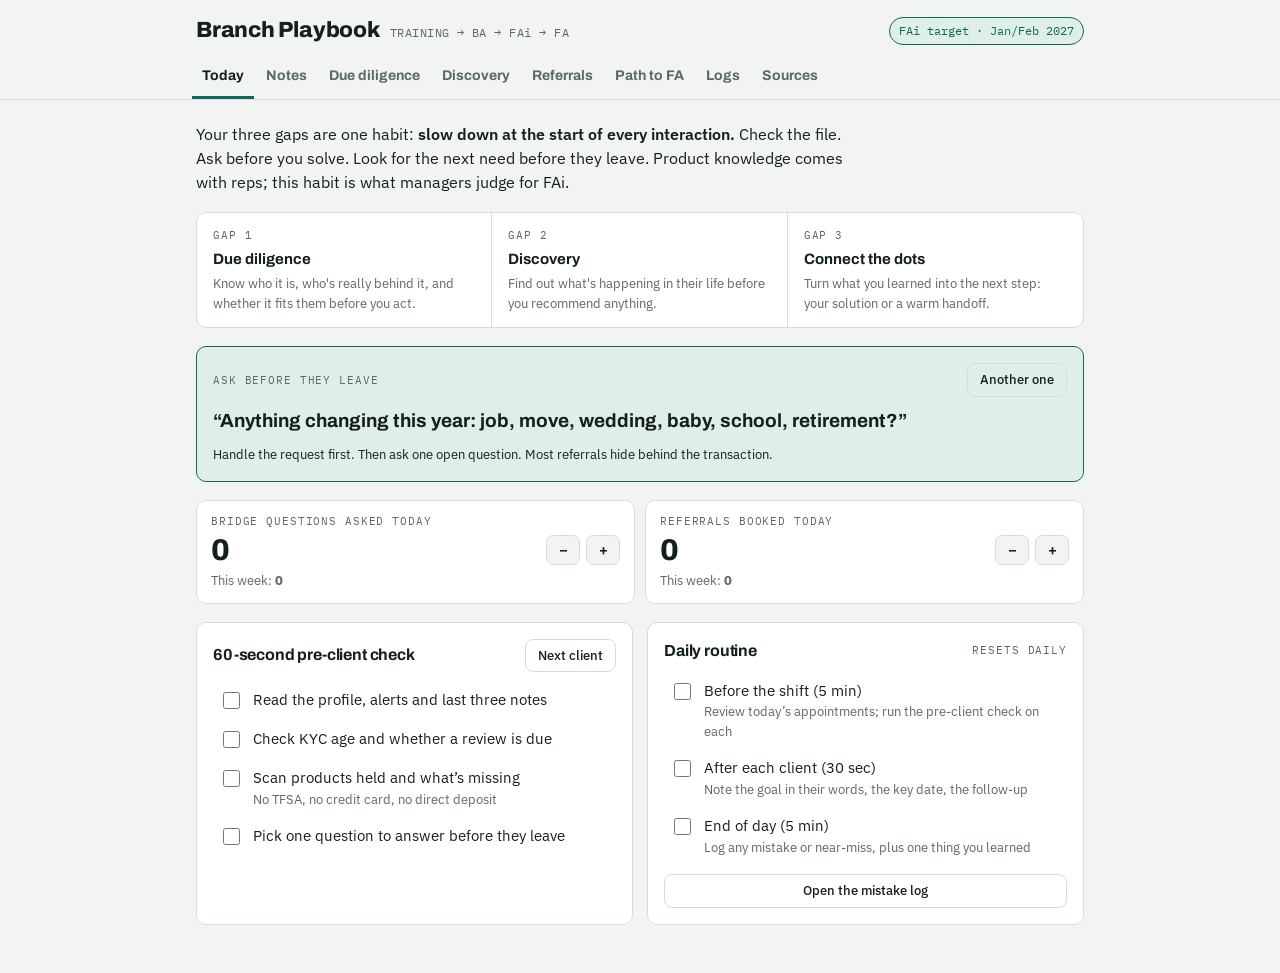
<file: playbook/index.html>
<!doctype html>
<html lang="en">
<head>
<meta charset="utf-8">
<meta name="viewport" content="width=device-width,initial-scale=1,viewport-fit=cover">
<meta name="description" content="Counter-side playbook for the Banking Advisor to Financial Advisor path: notes, due diligence checks, discovery, referrals and logs.">
<link rel="icon" href="data:image/svg+xml,<svg xmlns='http://www.w3.org/2000/svg' viewBox='0 0 100 100'><rect width='100' height='100' rx='22' fill='%230d6a5b'/><path d='M28 52l14 14 30-32' stroke='white' stroke-width='11' fill='none' stroke-linecap='round' stroke-linejoin='round'/></svg>">
<style>
:root{padding-top:env(safe-area-inset-top,0px);padding-bottom:env(safe-area-inset-bottom,0px)}
img{max-width:100%}
[hidden]{display:none!important}
</style>
<title>Branch Playbook</title>
<link rel="preconnect" href="https://fonts.googleapis.com">
<link rel="preconnect" href="https://fonts.gstatic.com" crossorigin>
<link rel="stylesheet" href="https://fonts.googleapis.com/css2?family=Archivo:wght@500;700;800&family=IBM+Plex+Sans:wght@400;500;600&family=IBM+Plex+Mono:wght@500&display=swap">
<style>
/* Layout: a counter-side field manual. Sticky header + tab rail, one tool per tab, checklists and pickers instead of prose. */
:root{
  --bg:#f2f4f3; --surface:#ffffff; --ink:#14201d; --muted:#5a6a65; --line:#d6dedb;
  --accent:#0d6a5b; --accent-ink:#ffffff; --accent-soft:#e0eeea;
  --warn:#9a5600; --warn-soft:#fbeedb; --crit:#b3261e; --crit-soft:#f9e2df; --good:#1d7438; --good-soft:#e2f2e6;
  --f-display:'Archivo', 'Helvetica Neue', Arial, sans-serif;
  --f-body:'IBM Plex Sans', system-ui, -apple-system, 'Segoe UI', sans-serif;
  --f-mono:'IBM Plex Mono', ui-monospace, Menlo, Consolas, monospace;
  --r:10px;
}
@media (prefers-color-scheme: dark){ :root:not([data-theme="light"]){
  --bg:#0e1413; --surface:#161f1d; --ink:#e4ece9; --muted:#93a39e; --line:#293532;
  --accent:#4cc2a7; --accent-ink:#06201b; --accent-soft:#15302a;
  --warn:#f0b259; --warn-soft:#33270f; --crit:#f08b81; --crit-soft:#3a1b18; --good:#72d391; --good-soft:#15301e; color-scheme:dark }}
:root[data-theme="dark"]{
  --bg:#0e1413; --surface:#161f1d; --ink:#e4ece9; --muted:#93a39e; --line:#293532;
  --accent:#4cc2a7; --accent-ink:#06201b; --accent-soft:#15302a;
  --warn:#f0b259; --warn-soft:#33270f; --crit:#f08b81; --crit-soft:#3a1b18; --good:#72d391; --good-soft:#15301e; color-scheme:dark }

*{box-sizing:border-box}
body{background:var(--bg); color:var(--ink); font:15px/1.5 var(--f-body); margin:0}
.wrap{max-width:920px; margin:0 auto; padding-inline:16px; padding-block:0 48px}
h1,h2,h3{font-family:var(--f-display); text-wrap:balance; margin:0; letter-spacing:-0.01em}
h2{font-size:22px; font-weight:800}
h3{font-size:16px; font-weight:700}
p{margin:0}
a{color:var(--accent)}
button, input, select, textarea{font:inherit; color:inherit}
:focus-visible{outline:2px solid var(--accent); outline-offset:2px}

/* header */
header{position:sticky; top:env(safe-area-inset-top,0px); z-index:5; background:var(--bg); border-bottom:1px solid var(--line)}
.hd{max-width:920px; margin:0 auto; padding-inline:16px; padding-block:14px 0; display:flex; flex-direction:column; gap:10px}
.hd-top{display:flex; flex-wrap:wrap; align-items:center; justify-content:space-between; gap:8px 16px}
.brand{display:flex; align-items:baseline; gap:10px; flex-wrap:wrap}
.brand h1{font-size:22px; font-weight:800}
.brand span{font-family:var(--f-mono); font-size:12px; color:var(--muted); letter-spacing:.04em}
.chips{display:flex; gap:6px; flex-wrap:wrap}
.chip{font-family:var(--f-mono); font-size:12px; padding:4px 9px; border-radius:999px; border:1px solid var(--line); background:var(--surface); white-space:nowrap; font-variant-numeric:tabular-nums}
.chip.hot{border-color:var(--warn); color:var(--warn); background:var(--warn-soft)}
.chip.acc{border-color:var(--accent); color:var(--accent); background:var(--accent-soft)}
nav{display:flex; gap:2px; overflow-x:auto; scrollbar-width:none; margin-inline:-4px}
nav::-webkit-scrollbar{display:none}
nav button{background:none; border:0; padding:8px 10px 10px; font-family:var(--f-display); font-weight:700; font-size:14px; color:var(--muted); border-bottom:3px solid transparent; cursor:pointer; white-space:nowrap}
nav button[aria-selected="true"]{color:var(--ink); border-bottom-color:var(--accent)}

/* sections */
section{display:flex; flex-direction:column; gap:18px; padding-top:22px}
.lead{font-size:16px; max-width:65ch}
.lead b{font-weight:600}
.grid2{display:grid; grid-template-columns:repeat(auto-fit,minmax(260px,1fr)); gap:14px}
.card{background:var(--surface); border:1px solid var(--line); border-radius:var(--r); padding:16px; display:flex; flex-direction:column; gap:10px; min-width:0}
.card-hd{display:flex; justify-content:space-between; align-items:center; gap:10px; flex-wrap:wrap}
.eyebrow{font-family:var(--f-mono); font-size:11px; letter-spacing:.08em; text-transform:uppercase; color:var(--muted)}
.muted{color:var(--muted)}
.small{font-size:13px}
.src{font-size:12px; color:var(--muted)}
.src a{color:var(--muted)}

/* checklist */
.checks{list-style:none; margin:0; padding:0; display:flex; flex-direction:column; gap:2px}
.checks label{display:flex; gap:10px; align-items:flex-start; padding:7px 6px; border-radius:8px; cursor:pointer}
.checks label:hover{background:var(--accent-soft)}
.checks input{margin-top:3px; accent-color:var(--accent); width:17px; height:17px; flex:none}
.checks input:checked + span{color:var(--muted); text-decoration:line-through; text-decoration-color:var(--line)}
.checks small{display:block; color:var(--muted); font-size:13px}
.checks input:checked + span small{text-decoration:none}

.btn{border:1px solid var(--line); background:var(--surface); border-radius:8px; padding:6px 12px; cursor:pointer; font-size:13px; font-weight:500}
.btn:hover{border-color:var(--accent)}
.btn.pri{background:var(--accent); color:var(--accent-ink); border-color:var(--accent)}
.btn.ghost{background:none}
.row{display:flex; gap:8px; flex-wrap:wrap; align-items:center}

/* habit strip */
.habit{display:grid; grid-template-columns:repeat(auto-fit,minmax(200px,1fr)); gap:0; border:1px solid var(--line); border-radius:var(--r); background:var(--surface); overflow:hidden}
.habit div{padding:14px 16px; border-right:1px solid var(--line); display:flex; flex-direction:column; gap:4px}
.habit div:last-child{border-right:0}
.habit b{font-family:var(--f-display); font-size:15px}
@media (max-width:640px){ .habit div{border-right:0; border-bottom:1px solid var(--line)} .habit div:last-child{border-bottom:0} }

/* counters */
.counters{display:grid; grid-template-columns:repeat(auto-fit,minmax(150px,1fr)); gap:10px}
.ctr{background:var(--surface); border:1px solid var(--line); border-radius:var(--r); padding:12px 14px; display:flex; flex-direction:column; gap:6px}
.ctr .n{font-family:var(--f-display); font-weight:800; font-size:30px; line-height:1; font-variant-numeric:tabular-nums}
.ctr .ctl{display:flex; gap:6px}
.ctr .ctl button{width:34px; height:30px; border-radius:7px; border:1px solid var(--line); background:var(--bg); cursor:pointer; font-weight:600}

/* bridge card */
.bridge{background:var(--accent-soft); border:1px solid var(--accent); border-radius:var(--r); padding:16px; display:flex; flex-direction:column; gap:10px}
.bridge q{font-family:var(--f-display); font-size:19px; font-weight:700; quotes:"\201C" "\201D"}

/* alerts */
.alert{border-radius:var(--r); padding:12px 14px; border:1px solid; font-size:14px}
.alert.crit{background:var(--crit-soft); border-color:var(--crit)}
.alert.warn{background:var(--warn-soft); border-color:var(--warn)}
.alert.ok{background:var(--good-soft); border-color:var(--good)}
.alert b{font-family:var(--f-display)}

/* four checks stepper */
.steps{display:grid; gap:10px; counter-reset:s}
.step{background:var(--surface); border:1px solid var(--line); border-radius:var(--r); padding:14px 16px 14px 56px; position:relative; display:flex; flex-direction:column; gap:6px; cursor:pointer}
.step::before{counter-increment:s; content:counter(s); position:absolute; left:14px; top:13px; width:28px; height:28px; border-radius:50%; border:2px solid var(--line); display:grid; place-items:center; font-family:var(--f-display); font-weight:800; font-size:14px; color:var(--muted); background:var(--bg)}
.step.done{border-color:var(--good)}
.step.done::before{content:"\2713"; background:var(--good); border-color:var(--good); color:var(--surface)}
.step h3{font-size:16px}
.step ul{margin:0; padding-left:18px; color:var(--muted); font-size:14px}

/* chips selectable */
.picks{display:flex; flex-wrap:wrap; gap:6px}
.pick{border:1px solid var(--line); background:var(--surface); border-radius:999px; padding:6px 12px; cursor:pointer; font-size:13px; text-align:left}
.pick[aria-pressed="true"]{background:var(--accent); color:var(--accent-ink); border-color:var(--accent)}
.pick.crit[aria-pressed="true"]{background:var(--crit); border-color:var(--crit); color:var(--surface)}
.group-label{font-family:var(--f-mono); font-size:11px; letter-spacing:.08em; text-transform:uppercase; color:var(--muted); margin-top:6px}

/* flow */
.flow{display:grid; grid-template-columns:repeat(5,minmax(0,1fr)); gap:8px}
.flow button{background:var(--surface); border:1px solid var(--line); border-radius:var(--r); padding:10px; text-align:left; cursor:pointer; display:flex; flex-direction:column; gap:2px; min-width:0}
.flow button .k{font-family:var(--f-mono); font-size:11px; color:var(--muted)}
.flow button b{font-family:var(--f-display); font-size:14px}
.flow button[aria-pressed="true"]{border-color:var(--accent); background:var(--accent-soft)}
@media (max-width:640px){ .flow{grid-template-columns:repeat(2,minmax(0,1fr))} }
.say{font-family:var(--f-display); font-size:17px; font-weight:700; border-left:3px solid var(--accent); padding-left:12px}

/* table */
.tbl{overflow-x:auto; border:1px solid var(--line); border-radius:var(--r); background:var(--surface)}
table{border-collapse:collapse; width:100%; font-size:14px}
th,td{text-align:left; padding:9px 12px; border-bottom:1px solid var(--line); vertical-align:top}
th{font-family:var(--f-mono); font-size:11px; letter-spacing:.06em; text-transform:uppercase; color:var(--muted); font-weight:500; background:var(--bg)}
tr:last-child td{border-bottom:0}
td.num{font-variant-numeric:tabular-nums; font-family:var(--f-mono)}

/* results */
.results{display:grid; gap:10px}
.res{background:var(--surface); border:1px solid var(--line); border-left:4px solid var(--accent); border-radius:var(--r); padding:14px 16px; display:flex; flex-direction:column; gap:8px}
.res.self{border-left-color:var(--good)}
.res h3 small{font-family:var(--f-body); font-weight:400; color:var(--muted); font-size:13px}
.script{background:var(--bg); border-radius:8px; padding:10px 12px; font-size:14px}

/* bars */
.bars{display:flex; flex-direction:column; gap:7px}
.bar{display:grid; grid-template-columns:minmax(0,1fr) 44px; gap:4px 10px; align-items:center}
.bar .lbl{font-size:13px}
.bar .pct{font-family:var(--f-mono); font-size:13px; text-align:right; font-variant-numeric:tabular-nums}
.bar .track{grid-column:1 / -1; height:8px; background:var(--bg); border-radius:4px; overflow:hidden}
.bar .fill{height:100%; background:var(--line)}
.bar.heavy .fill{background:var(--accent)}
.bar.heavy .lbl{font-weight:600}

/* stats */
.stats{display:grid; grid-template-columns:repeat(auto-fit,minmax(110px,1fr)); gap:10px}
.stat{background:var(--surface); border:1px solid var(--line); border-radius:var(--r); padding:10px 12px}
.stat .v{font-family:var(--f-display); font-weight:800; font-size:24px; font-variant-numeric:tabular-nums}
.stat .l{font-size:12px; color:var(--muted)}

/* path */
.path{display:flex; flex-direction:column; gap:0}
.stage{background:var(--surface); border:1px solid var(--line); border-radius:var(--r); padding:14px 16px; display:flex; flex-direction:column; gap:6px; cursor:pointer; text-align:left}
.stage.here{border:2px solid var(--accent); background:var(--accent-soft)}
.stage .tag{font-family:var(--f-mono); font-size:11px; letter-spacing:.06em; text-transform:uppercase; color:var(--accent)}
.gate{margin-left:24px; border-left:2px dashed var(--line); padding:10px 0 10px 18px; font-size:13px; color:var(--muted)}
.gate b{color:var(--ink); font-weight:600}

/* forms */
.form{display:grid; grid-template-columns:repeat(auto-fit,minmax(180px,1fr)); gap:10px}
.form label{display:flex; flex-direction:column; gap:4px; font-size:12px; color:var(--muted); font-family:var(--f-mono); letter-spacing:.04em; text-transform:uppercase}
.form input, .form select, .form textarea, .in{border:1px solid var(--line); border-radius:8px; padding:8px 10px; background:var(--bg); font-family:var(--f-body); font-size:14px; text-transform:none; letter-spacing:0; color:var(--ink); min-width:0}
.form .wide{grid-column:1 / -1}
.empty{color:var(--muted); font-size:14px; padding:14px; text-align:center}
.del{border:0; background:none; color:var(--muted); cursor:pointer; font-size:13px}
.del:hover{color:var(--crit)}
ol.plain, ul.plain{margin:0; padding-left:20px; display:flex; flex-direction:column; gap:4px}
.form textarea{resize:vertical; line-height:1.5}
.preview{display:flex; flex-direction:column; gap:10px; border-top:1px dashed var(--line); padding-top:12px}
.notes-list{display:flex; flex-direction:column}
.note{display:flex; flex-direction:column; gap:8px; padding-block:14px; border-top:1px solid var(--line)}
.note:first-child{border-top:0; padding-top:4px}
.note ul.plain li::marker{color:var(--accent)}
.note ul.qs li::marker{color:var(--warn)}
.btn.danger{border-color:var(--crit); color:var(--crit)}
.btn[disabled]{opacity:.6; cursor:progress}
.toast{position:fixed; left:50%; bottom:calc(16px + env(safe-area-inset-bottom,0px)); transform:translateX(-50%); background:var(--ink); color:var(--bg); padding:8px 14px; border-radius:8px; font-size:13px; opacity:0; pointer-events:none; transition:opacity .2s}
.toast.on{opacity:1}
@media (prefers-reduced-motion:reduce){ .toast{transition:none} }
</style>
</head>
<body>
<header>
  <div class="hd">
    <div class="hd-top">
      <div class="brand"><h1>Branch Playbook</h1><span>TRAINING → BA → FAi → FA</span></div>
      <div class="chips"><span class="chip acc">FAi target · Jan/Feb 2027</span></div>
    </div>
    <nav role="tablist" id="tabs"></nav>
  </div>
</header>

<main class="wrap" id="main"></main>
<div class="toast" id="toast" role="status" aria-live="polite"></div>

<script>
(function(){
/* ---------- storage (this browser only) ---------- */
const S = {
  get(k, d){ try{ const v = localStorage.getItem('bp:'+k); return v===null ? d : JSON.parse(v); }catch(e){ return d; } },
  set(k, v){ try{ localStorage.setItem('bp:'+k, JSON.stringify(v)); }catch(e){} }
};
const today = (()=>{ const d=new Date(); return d.getFullYear()+'-'+String(d.getMonth()+1).padStart(2,'0')+'-'+String(d.getDate()).padStart(2,'0'); })();
const weekKey = (()=>{ const d=new Date(); const day=(d.getDay()+6)%7; d.setDate(d.getDate()-day); return d.toISOString().slice(0,10); })();
const esc = s => String(s).replace(/[&<>"']/g, c=>({'&':'&amp;','<':'&lt;','>':'&gt;','"':'&quot;',"'":'&#39;'}[c]));
function toast(msg){ const t=document.getElementById('toast'); t.textContent=msg; t.classList.add('on'); clearTimeout(t._h); t._h=setTimeout(()=>t.classList.remove('on'),1600); }
async function copy(text){ try{ await navigator.clipboard.writeText(text); toast('Copied'); }catch(e){ toast('Select the text and copy it manually'); } }

/* ---------- checklist helper ---------- */
function checklist(id, items, scope){
  const key = 'chk:'+id+':'+(scope==='day'?today:scope==='week'?weekKey:'all');
  const st = S.get(key, {});
  return `<ul class="checks" data-key="${key}">` + items.map((it,i)=>{
    const [t, sub] = Array.isArray(it) ? it : [it];
    return `<li><label><input type="checkbox" id="${id}-${i}" data-i="${i}" ${st[i]?'checked':''}><span>${t}${sub?`<small>${sub}</small>`:''}</span></label></li>`;
  }).join('') + `</ul>`;
}
document.addEventListener('change', e=>{
  const ul = e.target.closest('ul.checks'); if(!ul) return;
  const st = S.get(ul.dataset.key, {}); st[e.target.dataset.i] = e.target.checked; S.set(ul.dataset.key, st);
});
function resetChecks(id, scope){ const key='chk:'+id+':'+(scope==='day'?today:scope==='week'?weekKey:'all'); S.set(key,{}); render(); }

/* ---------- data ---------- */
const SRC = {
  ciro:['CIRO MSN-0069: KYC and Suitability','https://www.ciro.ca/node/24381'],
  fintrac:['FINTRAC: Third party determination','https://fintrac-canafe.canada.ca/guidance-directives/client-clientele/tpdr-eng'],
  cba:['CBA: 8 red flags of financial abuse','https://bankingquestions.cba.ca/red-flags?l=en-us'],
  ba:['RBC: Banking Advisor posting (Halifax)','https://jobs.rbc.com/ca/en/job/R-0000121213/Banking-Advisor-Intern'],
  fa:['RBC: Financial Advisor posting','https://jobs.rbc.com/ca/en/job/R-0000120292/Financial-Advisor'],
  irp:['RBC: Investment & Retirement Planner posting','https://www.ihireinsurance.com/jobs/view/521396830'],
  fp:['RBC: Financial Planner posting','https://www.ihireinsurance.com/jobs/view/523292853'],
  ds:['RBC DS: Associate Advisor posting','https://jobs.rbc.com/ca/en/job/R-0000108372/Associate-Advisor'],
  ref:['RBC Referral Awards (mortgage)','https://referralawards.rbc.com/'],
  kitces:['Kitces: Magic wand questions','https://www.kitces.com/blog/magic-wand-questions-financial-advisor-discovery-meeting-new-clients-goals/'],
  upside:['The Daily Upside: Discovery meetings','https://www.thedailyupside.com/advisor/financial-planning/what-to-ask-during-client-discovery-meetings/'],
  savvy:['Savvy Wealth: Discovery questions','https://www.savvywealth.com/blog-posts/fa-discovery-questions'],
  standard:['Standard: Ask great questions','https://standard.com/brokers-advisors/annuities/annuity-buzz/get-meaningful-answers-ask-great-questions'],
  back9:['Back9: How discovery changes everything','https://help.back9ins.com/a/The-Question-Is-the-Strategy-How-Discovery-Changes-Everything'],
  coconut:['Coconut Software: Branch wealth referrals','https://www.coconutsoftware.com/scaling-wealth-referrals-from-branches-incentives-that-work/']
};
const src = (...ks) => `<p class="src">Source: ${ks.map(k=>`<a href="${SRC[k][1]}" target="_blank" rel="noopener">${SRC[k][0]}</a>`).join(' · ')}</p>`;

const BRIDGES = [
  "While I've got you, what are you saving toward these days?",
  "Anything coming up this year that we should plan for?",
  "What's the main thing you want your money to do for you in the next few years?",
  "Anything changing this year: job, move, wedding, baby, school, retirement?",
  "When does your mortgage come up for renewal, and where is it?",
  "Where else do you save or invest?",
  "If you could fix one thing about your finances overnight, what would it be?"
];

const QBANK = [
  ['Opening','What brought you in today?',''],
  ['Opening',"What's the main thing you want your money to do for you in the next few years?",''],
  ['Life events','Anything changing this year (job, move, wedding, baby, school, retirement)?',''],
  ['Life events','Who else depends on you financially?',''],
  ['Goals','What are your top three money goals right now?','savvy'],
  ['Goals','If everything went right, what would your finances look like in five years?',''],
  ['Saving & investing','Where else do you save or invest?',''],
  ['Saving & investing','Who, besides you, is involved in money decisions?','standard'],
  ['Saving & investing','How did it feel the last time markets dropped?',''],
  ['Borrowing','When does your mortgage come up for renewal, and where is it?',''],
  ['Borrowing',"Any debt you'd like to pay off faster?",''],
  ['Business','Do you have any income on the side, or a business?',''],
  ['Business','How do you keep business and personal money separate?',''],
  ['Concerns',"What's your biggest money worry right now?",''],
  ['Concerns','Have you worked with an advisor before? What did you like or not like?','savvy'],
  ['Reset (magic wand)','If you could fix one thing about your finances overnight, what would it be?','kitces']
];

const PARTNERS = {
  self:{name:'Handle it yourself', does:'Within your role: open, set up, or advise at the counter.', fit:'Gaps you can close today.', script:"You mentioned {goal}. I can set that up for you right now. It takes about ten minutes."},
  mort:{name:'Mortgage specialist', does:'Home purchases and switches from other lenders.', fit:'Buying a home, renewal coming up elsewhere, renovation plans.', script:"You mentioned {goal}. Our mortgage specialist can show you exactly what you'd qualify for. Want me to book that now?", src:'ref'},
  irp:{name:'Investment & Retirement Planner (IRP)', does:'Custom investment solutions; acquires and consolidates assets.', fit:'Assets at another institution, retirement 5–15 years out, RRSP/RRIF questions.', script:"You mentioned {goal}. Our investment and retirement planner looks at everything in one place and builds a plan for it. Can I book you a time this week?", src:'irp'},
  fp:{name:'Financial Planner (FP)', does:'Ongoing comprehensive planning for mass-affluent clients.', fit:'Several goals competing, wants a full plan, family and tax complexity.', script:"You've got a few things going at once: {goal}. Our financial planner can map all of it into one plan. Want me to set that up?", src:'fp'},
  ia:{name:'Investment Advisor · RBC Dominion Securities', does:'Full-service wealth management for complex portfolios.', fit:'Large or complex portfolio, wants individual securities, business owner nearing a sale.', script:"With {goal}, it might be worth talking to an Investment Advisor at RBC Dominion Securities. They work with portfolios like this one. Can I make the introduction?", src:'ds'},
  biz:{name:'Business banking', does:'Business accounts, credit and cash management.', fit:'Side income, a new business, mixing business and personal money.', script:"Since you've got {goal}, keeping business money separate will make taxes and borrowing much easier. Let me connect you with our business team."}
};

const SIGNALS = [
  ['Money moving in','Large deposit, bonus or inheritance',['irp','fp','ia'],'Size and complexity decide who. Your branch has its own thresholds, so ask your FPs and IRPs.'],
  ['Money moving in','Proceeds from a home or business sale',['ia','irp']],
  ['Money moving in','Large or complex portfolio',['ia']],
  ['Money moving out','Regular transfers to another institution',['irp','mort'],'Usually investments or a mortgage held elsewhere. Ask which one.'],
  ['Life events','Buying a home',['mort','self'],'Check whether they have an FHSA.'],
  ['Life events','Renovation plans',['mort']],
  ['Life events','Marriage or a baby',['fp','self'],'Material change: update KYC.', true],
  ['Life events','New job',['self'],'Direct deposit, group plan rollover, RRSP room. Material change: update KYC.', true],
  ['Life events','Pension rollover',['irp']],
  ['Life events','Retirement 5–15 years away',['irp']],
  ['Life events','Death in the family',['fp'],'Material change: update KYC and review suitability within one business day of notice.', true],
  ['Life events','Several goals competing at once',['fp']],
  ['Life events','Wants a full financial plan',['fp']],
  ['Life events','Wants individual securities',['ia']],
  ['Dates','Mortgage renewal coming up elsewhere',['mort']],
  ['Dates','GIC maturing',['self','irp']],
  ['Dates','RRSP season',['self','irp']],
  ['Dates','Child approaching school age',['self','fp'],'RESP.'],
  ['Gaps','No TFSA or RRSP',['self']],
  ['Gaps','High-interest balance, no plan',['self']],
  ['Gaps','RRSP or RRIF questions',['irp']],
  ['Business','Side income or a new business',['biz']],
  ['Business','Mixing business and personal money',['biz']],
  ['Business','Business owner nearing a sale',['ia','biz']]
];

const FLAGS_KYC = [
  'Low investment knowledge but wants high risk',
  'Older client (e.g. 70) with a long horizon and high risk',
  'KYC changed right before a trade',
  'Return expectations higher than their risk profile allows',
  'Material change: job loss, death in the family, large inheritance'
];
const FLAGS_FRAUD = [
  ['Sudden change of beneficiary or power of attorney','cba'],
  ['New joint account with someone they met recently','cba'],
  ['Pressure to sign documents they don’t understand','cba'],
  ['Missing money or confusion about how it was spent','cba'],
  ['Bills going unpaid, suddenly short of cash','cba'],
  ['Costly or unnecessary repairs or purchases','cba'],
  ['Things missing; someone won’t give them back','cba'],
  ['Sudden change in living arrangements','cba'],
  ['Urgency or secrecy ("don’t tell the bank")',''],
  ['Someone coaching them by phone during the visit',''],
  ['Cash withdrawal or transfer that doesn’t fit their history',''],
  ['Grandparent, romance or "bank investigator" story','']
];

const NOTE_CATS = ['Training','Product','Procedure','Coffee chat','Manager feedback','Other'];

const CHECK_ROOTS = ['1 · Who is this? (ID / third party)','2 · What does the file say?','3 · Does it make sense? (KYC / suitability)','4 · Is it documented?','Discovery: solved before asking','Referral: missed the signal','Product knowledge','Other'];

/* ---------- tabs ---------- */
const TABS = [
  ['today','Today'],['notes','Notes'],['diligence','Due diligence'],['discovery','Discovery'],['referrals','Referrals'],['path','Path to FA'],['logs','Logs'],['sources','Sources']
];
let tab = (location.hash||'').slice(1); if(!TABS.some(t=>t[0]===tab)) tab = S.get('tab','today'); if(!TABS.some(t=>t[0]===tab)) tab = 'today';
let flowStep = 0, qArea = 'All', bridgeI = Math.floor(Math.random()*BRIDGES.length);
let sigSel = new Set(S.get('sigSel',[])), goal = '';
let flagSel = new Set();
let stageHere = S.get('stageHere', 0);

function nav(){
  document.getElementById('tabs').innerHTML = TABS.map(([k,l])=>`<button role="tab" id="tab-${k}" aria-selected="${k===tab}" data-tab="${k}">${l}</button>`).join('');
}
document.getElementById('tabs').addEventListener('click', e=>{
  const b=e.target.closest('button[data-tab]'); if(!b) return;
  tab=b.dataset.tab; S.set('tab',tab); try{ history.replaceState(null,'','#'+tab);}catch(_){}
  render(); window.scrollTo({top:0});
});

/* ---------- views ---------- */
const V = {};

V.today = () => {
  const c = S.get('ctr:'+today, {bridge:0, ref:0});
  const w = S.get('ctrw:'+weekKey, {bridge:0, ref:0});
  return `
  <p class="lead">Your three gaps are one habit: <b>slow down at the start of every interaction.</b> Check the file. Ask before you solve. Look for the next need before they leave. Product knowledge comes with reps; this habit is what managers judge for FAi.</p>
  <div class="habit">
    <div><span class="eyebrow">Gap 1</span><b>Due diligence</b><span class="small muted">Know who it is, who's really behind it, and whether it fits them before you act.</span></div>
    <div><span class="eyebrow">Gap 2</span><b>Discovery</b><span class="small muted">Find out what's happening in their life before you recommend anything.</span></div>
    <div><span class="eyebrow">Gap 3</span><b>Connect the dots</b><span class="small muted">Turn what you learned into the next step: your solution or a warm handoff.</span></div>
  </div>

  <div class="bridge">
    <div class="card-hd"><span class="eyebrow">Ask before they leave</span><button class="btn ghost" data-act="nextBridge">Another one</button></div>
    <q>${esc(BRIDGES[bridgeI])}</q>
    <span class="small">Handle the request first. Then ask one open question. Most referrals hide behind the transaction.</span>
  </div>

  <div class="counters">
    ${ctr('bridge','Bridge questions asked today',c.bridge,w.bridge)}
    ${ctr('ref','Referrals booked today',c.ref,w.ref)}
  </div>

  <div class="grid2">
    <div class="card">
      <div class="card-hd"><h3>60-second pre-client check</h3><button class="btn ghost" data-act="reset" data-id="pre" data-scope="all">Next client</button></div>
      ${checklist('pre',[
        ['Read the profile, alerts and last three notes'],
        ['Check KYC age and whether a review is due'],
        ['Scan products held and what’s missing','No TFSA, no credit card, no direct deposit'],
        ['Pick one question to answer before they leave']
      ],'all')}
    </div>
    <div class="card">
      <div class="card-hd"><h3>Daily routine</h3><span class="eyebrow">Resets daily</span></div>
      ${checklist('daily',[
        ['Before the shift (5 min)','Review today’s appointments; run the pre-client check on each'],
        ['After each client (30 sec)','Note the goal in their words, the key date, the follow-up'],
        ['End of day (5 min)','Log any mistake or near-miss, plus one thing you learned']
      ],'day')}
      <button class="btn" data-goto="logs">Open the mistake log</button>
    </div>
  </div>`;
};
function ctr(k,label,n,wk){
  return `<div class="ctr"><span class="eyebrow">${label}</span><div class="row" style="justify-content:space-between"><span class="n">${n}</span><div class="ctl"><button aria-label="Decrease" data-ctr="${k}" data-d="-1">−</button><button aria-label="Increase" data-ctr="${k}" data-d="1">+</button></div></div><span class="small muted">This week: <b>${wk}</b></span></div>`;
}

V.diligence = () => {
  const done = S.get('fourDone', [false,false,false,false]);
  const kycFlags = FLAGS_KYC.map((f,i)=>`<button class="pick crit" aria-pressed="${flagSel.has('k'+i)}" data-flag="k${i}">${f}</button>`).join('');
  const frFlags = FLAGS_FRAUD.map(([f],i)=>`<button class="pick crit" aria-pressed="${flagSel.has('f'+i)}" data-flag="f${i}">${f}</button>`).join('');
  const anyK=[...flagSel].some(x=>x[0]==='k'), anyF=[...flagSel].some(x=>x[0]==='f');
  return `
  <p class="lead">Most early mistakes come from acting before checking the file and the person. Run the same four checks on every request, a deposit or an investment. <b>Tap each check as you clear it.</b></p>
  <div class="row"><button class="btn" data-act="resetFour">New request</button><span class="small muted">${done.filter(Boolean).length} of 4 cleared</span></div>
  <div class="steps">
    ${step(0,done,'Who is this?',['Verify ID with an approved method.','Confirm they’re the account holder or properly authorized.','Take reasonable measures to tell whether they’re acting for a third party. If you can’t tell but suspect it, that still needs a record (FINTRAC).'])}
    ${step(1,done,'What does the file say?',['Read the profile, recent activity, notes and alerts.','Check power of attorney and joint-account details.','Ask: does this request fit their normal pattern?'])}
    ${step(2,done,'Does this make sense for them?',['Investment-related: KYC must be complete, timely and accurate before any recommendation (CIRO).','KYC can’t come from a third party, such as a referral source.','It has to be a real conversation, not a form read aloud.'])}
    ${step(3,done,'Is it documented?',['Write notes the next person could act on: what was asked, what you checked, what you advised, what the client decided.'])}
  </div>
  ${src('fintrac','ciro')}

  <div class="card">
    <div class="card-hd"><h3>Red-flag scanner</h3><button class="btn ghost" data-act="clearFlags">Clear</button></div>
    <span class="small muted">Tap anything you’re seeing right now.</span>
    <span class="group-label">KYC and suitability</span>
    <div class="picks">${kycFlags}</div>
    <span class="group-label">Fraud and financial abuse</span>
    <div class="picks">${frFlags}</div>
    ${anyF?`<div class="alert crit"><b>Stop and slow it down.</b> Ask more questions, speak to the client alone if you can, and escalate per your branch procedure. Pausing to check is never the mistake that gets you in trouble.</div>`:''}
    ${anyK?`<div class="alert warn"><b>Ask more before you act.</b> Never adjust KYC to fit a product. The risk profile is the lower of tolerance and capacity. A material change needs a KYC update and a suitability review within one business day of the client’s notice.</div>`:''}
    ${!anyF&&!anyK?`<div class="alert ok">Nothing flagged. Proceed with the four checks.</div>`:''}
    ${src('cba','ciro')}
  </div>

  <div class="card">
    <div class="card-hd"><h3>KYC checklist · investment conversations</h3><button class="btn ghost" data-act="reset" data-id="kyc" data-scope="all">New client</button></div>
    ${checklist('kyc',[
      ['Personal circumstances','Age, employment, dependants'],
      ['Investment knowledge','Does it match what they say about risk?'],
      ['Financial circumstances','Income, assets, debts, net worth, any borrowing to invest'],
      ['Needs and objectives, in their words','"House in 4 years," not "growth"'],
      ['Time horizon','When they need a significant part of the money'],
      ['Risk profile','Tolerance (willing) and capacity (able). Use the lower of the two.']
    ],'all')}
    ${src('ciro')}
  </div>`;
};
function step(i,done,title,lines){
  return `<div class="step ${done[i]?'done':''}" role="button" tabindex="0" aria-pressed="${!!done[i]}" data-four="${i}"><h3>${title}</h3><ul>${lines.map(l=>`<li>${l}</li>`).join('')}</ul></div>`;
}

const FLOW = [
  ['Handle','Handle the request','Do what they came for, quickly and correctly. That earns you the right to ask more.',"Done. That’s all set for you."],
  ['Bridge','Bridge','One open question that opens the door.',"While I’ve got you, what are you saving toward these days?"],
  ['Explore','Explore','Open questions, then layered follow-ups. Open gets stories; layered gets the real picture.',"Tell me more about that. What would that look like?"],
  ['Summarize','Summarize','Repeat it back in their words.',"So the priority is the down payment by 2028, and you’re not sure the TFSA is set up right."],
  ['Act','Recommend or refer','One clear next step. Not three products.',"Here’s what I’d do next…"]
];
V.discovery = () => {
  const areas = ['All',...new Set(QBANK.map(q=>q[0]))];
  const qs = QBANK.filter(q=>qArea==='All'||q[0]===qArea);
  const f = FLOW[flowStep];
  return `
  <p class="lead"><b>Ask before you solve.</b> Handle the request, then ask one open question about why. Talk less than the client. Don’t use discovery to show what you know; ask, and let the silence work.</p>
  <div class="flow">${FLOW.map((s,i)=>`<button aria-pressed="${i===flowStep}" data-flow="${i}"><span class="k">${i+1}</span><b>${s[1]}</b></button>`).join('')}</div>
  <div class="card">
    <span class="eyebrow">Step ${flowStep+1} · ${f[1]}</span>
    <p>${f[2]}</p>
    <p class="say">${esc(f[3])}</p>
  </div>
  ${src('back9','upside')}

  <div class="card">
    <div class="card-hd"><h3>Question bank</h3><button class="btn" data-act="randQ">Drill me</button></div>
    <div class="picks">${areas.map(a=>`<button class="pick" aria-pressed="${a===qArea}" data-area="${esc(a)}">${esc(a)}</button>`).join('')}</div>
    <div id="drill"></div>
    <div class="tbl"><table><thead><tr><th>Area</th><th>Question</th><th></th></tr></thead><tbody>
      ${qs.map(q=>`<tr><td class="small muted" style="white-space:nowrap">${esc(q[0])}</td><td>${esc(q[1])}${q[2]?` <a class="src" href="${SRC[q[2]][1]}" target="_blank" rel="noopener">[${SRC[q[2]][0].split(':')[0]}]</a>`:''}</td><td><button class="btn ghost" data-copy="${esc(q[1])}">Copy</button></td></tr>`).join('')}
    </tbody></table></div>
    <div class="alert warn"><b>Client goes quiet or negative?</b> Switch to a future-focused "magic wand" question: "If you could fix one thing about your finances overnight, what would it be?"</div>
    ${src('kitces')}
  </div>

  <div class="card">
    <h3>Note builder</h3>
    <span class="small muted">Three things in every note, so you or a partner can pick it up months later. Formats only; nothing is saved. Keep client identifiers in RBC systems.</span>
    <div class="form">
      <label>Goal, in their words<input id="nbGoal" placeholder="Down payment for a condo"></label>
      <label>Date that matters<input id="nbDate" placeholder="Renewal Mar 2027"></label>
      <label>Agreed follow-up<input id="nbFu" placeholder="Book mortgage specialist, call back Fri"></label>
    </div>
    <div class="row"><button class="btn pri" data-act="buildNote">Copy note</button></div>
  </div>`;
};

V.referrals = () => {
  const groups = [...new Set(SIGNALS.map(s=>s[0]))];
  const chosen = SIGNALS.map((s,i)=>[s,i]).filter(([s,i])=>sigSel.has(i));
  const pmap = new Map();
  chosen.forEach(([s])=>s[2].forEach(p=>{ if(!pmap.has(p)) pmap.set(p,[]); pmap.get(p).push(s); }));
  const kycHit = chosen.some(([s])=>s[4]);
  const g = goal.trim() || 'that goal';
  const results = [...pmap.entries()].map(([p,sigs])=>{
    const P = PARTNERS[p]; const script = P.script.replace('{goal}', esc(g));
    const notes = sigs.filter(s=>s[3]).map(s=>`<li>${esc(s[1])}: ${esc(s[3])}</li>`).join('');
    return `<div class="res ${p==='self'?'self':''}"><h3>${P.name} <small>· ${P.does}</small></h3>
      <span class="small muted">Triggered by: ${sigs.map(s=>esc(s[1])).join(', ')}</span>
      ${notes?`<ul class="plain small">${notes}</ul>`:''}
      <div class="script">${script}</div>
      <div class="row"><button class="btn ghost" data-copy="${esc(P.script.replace('{goal}', g))}">Copy script</button>${P.src?src(P.src):''}</div></div>`;
  }).join('');
  return `
  <p class="lead">A referral is the natural end of good discovery, not a separate sales step. <b>Tap what you heard.</b> The tool tells you who it goes to and gives you a line to say.</p>
  <div class="card">
    <div class="form"><label class="wide">Their goal, in their words (fills the script)<input id="goalIn" value="${esc(goal)}" placeholder="buying a condo in two years"></label></div>
    ${groups.map(gname=>`<span class="group-label">${gname}</span><div class="picks">${SIGNALS.map((s,i)=>s[0]===gname?`<button class="pick" aria-pressed="${sigSel.has(i)}" data-sig="${i}">${esc(s[1])}</button>`:'').join('')}</div>`).join('')}
    <div class="row"><button class="btn ghost" data-act="clearSig">Clear</button></div>
  </div>
  ${kycHit?`<div class="alert warn"><b>Material change in there.</b> Update KYC and review suitability before you refer.</div>`:''}
  <div class="results" id="results">${results || `<div class="empty">Pick a signal above to see who it goes to.</div>`}</div>

  <div class="card">
    <div class="card-hd"><h3>Warm handoff</h3><button class="btn ghost" data-act="reset" data-id="handoff" data-scope="all">Next referral</button></div>
    ${checklist('handoff',[
      ['Connect it to their goal','"You mentioned the condo in two years. Our mortgage specialist can show you exactly what you’d qualify for."'],
      ['Get permission and book it on the spot','A booked appointment beats a business card.'],
      ['Pass on context','Goal, key dates, what you’ve done, so the client doesn’t repeat themselves. The common failure: sending a name and never learning what happened.'],
      ['Close the loop','Check with the partner after, and with the client. Partners who trust you send referrals back.']
    ],'all')}
    ${src('coconut')}
  </div>

  <div class="tbl"><table><thead><tr><th>Partner</th><th>What they do</th><th>Refer when</th></tr></thead><tbody>
    ${['mort','irp','fp','ia','biz'].map(k=>`<tr><td><b>${PARTNERS[k].name}</b></td><td>${PARTNERS[k].does}</td><td class="muted">${PARTNERS[k].fit}</td></tr>`).join('')}
  </tbody></table></div>
  <p class="small muted">Your branch has its own criteria for each partner. Ask your FPs and IRPs what makes a referral great for them; it’s also your best coffee-chat opener. Target: ask the bridge question in every interaction. The referral count follows.</p>
  ${src('ba','irp','fp','ds','ref')}`;
};

/* ---------- notes ---------- */
let notes = [];
let draft = S.get('draft', {title:'', cat:'Training', raw:''});
let preview = null;            // {b: 'line\nline', q: 'line\nline'}
let editingId = null, pendingDel = null;
let noteQ = '', noteCat = 'All';
const saveDraft = () => S.set('draft', draft);
const lines = s => String(s||'').split('\n').map(x=>x.replace(/^\s*(?:[-*•–]|\d+[.)])\s*/,'').trim()).filter(Boolean);
const fmtDate = iso => { try{ return new Date(iso).toLocaleDateString(undefined,{month:'short', day:'numeric', year:'numeric'}); }catch(e){ return ''; } };
/* Turns rough notes into bullets: one idea per line or sentence, markers stripped, first letter capitalized.
   Lines that are questions or start with ask / check / confirm / find out / follow up / todo go to follow-ups. */
function makeBullets(raw){
  const out = [];
  String(raw||'').replace(/\r/g,'').split('\n').forEach(l=>{
    l = l.replace(/^\s*(?:[-*•–>]|\d+[.)]|[a-z][.)](?=\s))\s*/i,'').trim(); if(!l) return;
    l.split(/(?<=[.!?])\s+(?=\S)|;\s+/).forEach(p=>{
      p = p.trim().replace(/[.,;]+$/,''); if(!p) return;
      out.push(p.charAt(0).toUpperCase() + p.slice(1));
    });
  });
  const isQ = x => /\?\s*$/.test(x) || /^(ask|check|confirm|find out|follow up|follow-up|todo|to do|look up|verify)\b/i.test(x);
  return {b: out.filter(x=>!isQ(x)).join('\n'), q: out.filter(isQ).join('\n')};
}

function previewHTML(){
  if(!preview) return '';
  return `<div class="preview">
    <div class="form">
      <label class="wide">Bullets · one per line, edit freely<textarea id="nBul" rows="${Math.min(14, Math.max(4, lines(preview.b).length+1))}">${esc(preview.b)}</textarea></label>
      <label class="wide">Questions to follow up · optional<textarea id="nQs" rows="3" placeholder="Anything you need to ask your manager or a partner">${esc(preview.q)}</textarea></label>
    </div>
    <div class="row"><button class="btn pri" data-act="saveNote">${editingId?'Save changes':'Save note'}</button><button class="btn ghost" data-act="discardPreview">Discard bullets</button></div>
  </div>`;
}

function noteText(n){
  return `${n.title} (${n.cat}, ${fmtDate(n.created)})\n` + n.bullets.map(b=>'• '+b).join('\n') + (n.questions&&n.questions.length ? '\n\nQuestions:\n' + n.questions.map(q=>'• '+q).join('\n') : '');
}

function listHTML(){
  const q = noteQ.trim().toLowerCase();
  const shown = notes.filter(n => (noteCat==='All' || n.cat===noteCat) && (!q || [n.title,n.cat,...(n.bullets||[]),...(n.questions||[])].join(' ').toLowerCase().includes(q)));
  if(!notes.length) return `<div class="empty">No notes yet. Write your first one above, make bullets, and save.</div>`;
  if(!shown.length) return `<div class="empty">No notes match that search.</div>`;
  return shown.map(n=>`<article class="note">
    <div class="card-hd"><h3>${esc(n.title)}</h3><span class="chip">${esc(n.cat)}</span></div>
    <span class="small muted">${fmtDate(n.created)}${n.updated && n.updated!==n.created ? ' · edited '+fmtDate(n.updated) : ''}</span>
    <ul class="plain">${(n.bullets||[]).map(b=>`<li>${esc(b)}</li>`).join('')}</ul>
    ${n.questions&&n.questions.length?`<span class="group-label">Questions to follow up</span><ul class="plain qs">${n.questions.map(x=>`<li>${esc(x)}</li>`).join('')}</ul>`:''}
    <div class="row"><button class="btn ghost" data-ncopy="${esc(n.id)}">Copy</button><button class="btn ghost" data-nedit="${esc(n.id)}">Edit</button><button class="btn ghost ${pendingDel===n.id?'danger':''}" data-ndel="${esc(n.id)}">${pendingDel===n.id?'Confirm delete':'Delete'}</button></div>
  </article>`).join('');
}

function updateList(){
  const el = document.getElementById('notesList'); if(el) el.innerHTML = listHTML();
  const m = document.getElementById('notesMode');
  if(m) m.textContent = `${notes.length} saved`;
}

V.notes = () => `
  <p class="lead">Write it rough and fast during training, one thought per line. <b>Make bullets</b>, tidy them, save. Everything stays searchable here.</p>
  <div class="alert warn"><b>No client names, account numbers or confidential bank material.</b> Notes save in this browser on this device only and never leave it. Use Copy all now and then to keep a backup.</div>
  <div class="card">
    <div class="form">
      <label>Topic<input id="nTitle" value="${esc(draft.title)}" placeholder="GIC terms and penalties"></label>
      <label>Type<select id="nCat">${NOTE_CATS.map(c=>`<option ${c===draft.cat?'selected':''}>${c}</option>`).join('')}</select></label>
      <label class="wide">Rough notes<textarea id="nRaw" rows="7" placeholder="Type or dictate whatever you heard. Fragments are fine. e.g. cashable gic can redeem after 30 days no penalty, non-redeemable locked til maturity, ask Steph about min amounts">${esc(draft.raw)}</textarea></label>
    </div>
    <div class="row">
      <button class="btn pri" data-act="quickBullets">Make bullets</button>
      ${editingId?`<button class="btn ghost" data-act="cancelEdit">Cancel edit</button>`:`<button class="btn ghost" data-act="clearDraft">Clear</button>`}
    </div>
    <span class="small muted">Each line or sentence becomes a bullet. Lines ending in "?" or starting with "ask", "check" or "confirm" go to follow-ups.</span>
    ${previewHTML()}
  </div>
  <div class="card">
    <div class="card-hd"><h3>Saved notes</h3><div class="row"><span class="eyebrow" id="notesMode"></span><button class="btn ghost" data-act="copyAll">Copy all</button></div></div>
    <div class="form">
      <label>Search<input id="nSearch" value="${esc(noteQ)}" placeholder="GIC, TFSA, overdraft…"></label>
      <label>Type<select id="nFilter">${['All',...NOTE_CATS].map(c=>`<option ${c===noteCat?'selected':''}>${c}</option>`).join('')}</select></label>
    </div>
    <div class="notes-list" id="notesList">${listHTML()}</div>
  </div>`;

function saveNote(){
  const bullets = lines(preview && preview.b), questions = lines(preview && preview.q);
  if(!bullets.length){ toast('Add at least one bullet'); return; }
  const now = new Date().toISOString();
  const id = editingId || ('n' + Date.now().toString(36) + Math.random().toString(36).slice(2,6));
  const prev = notes.find(n=>n.id===id);
  const body = {id, title: draft.title.trim() || 'Untitled', cat: draft.cat, bullets, questions, raw: draft.raw, created: prev ? prev.created : now, updated: now};
  notes = [body, ...notes.filter(n=>n.id!==id)].sort((x,y)=>y.created<x.created?-1:1);
  S.set('notes', notes);
  draft = {title:'', cat: draft.cat, raw:''}; saveDraft(); preview = null; editingId = null;
  render(); toast(prev ? 'Updated' : 'Saved');
}

function deleteNote(id){
  notes = notes.filter(n=>n.id!==id); S.set('notes', notes);
  pendingDel = null; updateList(); toast('Deleted');
}

function initNotes(){ notes = S.get('notes', []); if(!Array.isArray(notes)) notes = []; updateList(); }

const STAGES = [
  ['Client Advisor training','Now · wraps up next week','Learn transactions, systems and procedures until they’re error-free.','Accuracy, the four checks on every request, clean notes.','Training complete'],
  ['Banking Advisor (BA)','Training week, then counter time','Serve clients end to end and run discovery in every interaction.','Bridge question asked consistently, referrals booked, no repeated mistakes.','FAi conversation with your manager · target Jan/Feb 2027 · ask for the criteria in writing'],
  ['FAi','Target Jan/Feb 2027','Start giving investment and credit advice with support.','KYC and suitability done right, steady referrals, growing product depth.','CSI Certificate in Financial Services Advice (PFSA + Financial Planning I)'],
  ['Financial Advisor (FA)','',"Own a book of clients across banking, credit and investments.",'Opens: mortgage, FP, IRP, IA at RBC Dominion Securities, wealth management or leadership.','']
];
V.path = () => `
  <p class="lead">Each stage has one thing to prove before the next gate. <b>Tap the stage you’re in.</b> The "prove" criteria here are general; get your branch’s real ones from your manager right after BA week and aim your routines at exactly that.</p>
  <div class="path">
    ${STAGES.map((s,i)=>`<button class="stage ${i===stageHere?'here':''}" data-stage="${i}" aria-pressed="${i===stageHere}">
      ${i===stageHere?'<span class="tag">You are here</span>':''}
      <h3>${s[0]}${s[1]?` <span class="muted small" style="font-family:var(--f-body);font-weight:400">· ${s[1]}</span>`:''}</h3>
      <span class="small"><span class="muted">Purpose:</span> ${s[2]}</span>
      <span class="small"><span class="muted">${i===3?'':'Prove:'}</span> ${s[3]}</span>
    </button>${s[4]?`<div class="gate">Gate: <b>${s[4]}</b></div>`:''}`).join('')}
  </div>
  <div class="grid2">
    <div class="card">
      <h3>Product learning order</h3>
      <span class="small muted">One area a week, in the order clients ask.</span>
      ${checklist('learn',[
        ['Everyday banking','Account types, packages, fees, digital, fixing common problems'],
        ['Registered plans','TFSA, RRSP, FHSA, RESP: rules, withdrawals, who each is for'],
        ['Credit','Cards, lines of credit, loans, how applications work'],
        ['Savings and investments','GICs, the branch fund lineup, how risk ratings map to KYC'],
        ['Referral products','Enough mortgage, planning and wealth to spot the need and explain the next step']
      ],'all')}
    </div>
    <div class="card">
      <h3>Cheat sheet · one page per product</h3>
      <ol class="plain small">
        <li>Who it’s for</li><li>Key rules and numbers</li><li>Questions that uncover the need</li><li>Which partner takes it further</li>
      </ol>
      <span class="small muted">Add to it every time a client asks something you couldn’t answer.</span>
      <h3 style="margin-top:8px">FA credentials</h3>
      <p class="small">RBC’s FA role requires the CSI Certificate in Financial Services Advice: PFSA + Financial Planning I. Ask your manager when to start; enrolling early shows you’re serious.</p>
      ${src('fa')}
    </div>
  </div>`;

V.logs = () => {
  const ml = S.get('mistakes', []);
  const rl = S.get('referrals', []);
  const counts = {}; ml.forEach(m=>counts[m.root]=(counts[m.root]||0)+1);
  const top = Object.entries(counts).sort((a,b)=>b[1]-a[1])[0];
  const booked = rl.filter(r=>r.booked==='Yes').length;
  const pOpts = Object.entries(PARTNERS).filter(([k])=>k!=='self').map(([k,p])=>`<option value="${k}">${p.name}</option>`).join('');
  return `
  <div class="alert warn"><b>No client names or account numbers here.</b> This page saves only in this browser on this device. Keep client identifiers in RBC systems.</div>

  <div class="card">
    <div class="card-hd"><h3>Mistake log</h3><span class="eyebrow">${ml.length} logged</span></div>
    <span class="small muted">Mistakes in training are expected. Repeating one is what people remember. Log it so it happens once.</span>
    ${top && top[1]>=3?`<div class="alert crit"><b>Pattern: ${esc(top[0])} (${top[1]}×).</b> Make this your focus for the next month.</div>`:''}
    <form class="form" id="mForm">
      <label class="wide">What happened<input id="mWhat" required placeholder="Processed a withdrawal before checking the POA"></label>
      <label>Root cause<select id="mRoot">${CHECK_ROOTS.map(r=>`<option>${r}</option>`).join('')}</select></label>
      <label>My rule from now on<input id="mRule" required placeholder="Open the file before touching the keyboard"></label>
      <div class="row wide"><button class="btn pri" type="submit">Add</button></div>
    </form>
    ${ml.length?`<div class="tbl"><table><thead><tr><th>Date</th><th>What happened</th><th>Root cause</th><th>Rule</th><th></th></tr></thead><tbody>${ml.map((m,i)=>`<tr><td class="num">${m.d}</td><td>${esc(m.what)}</td><td class="muted">${esc(m.root)}</td><td><b>${esc(m.rule)}</b></td><td><button class="del" data-delm="${i}" aria-label="Delete">✕</button></td></tr>`).join('')}</tbody></table></div>`:`<div class="empty">No mistakes logged yet. Add the first one at end of day.</div>`}
  </div>

  <div class="card">
    <div class="card-hd"><h3>Referral tracker</h3></div>
    <div class="stats">
      <div class="stat"><div class="v">${rl.length}</div><div class="l">Made</div></div>
      <div class="stat"><div class="v">${booked}</div><div class="l">Booked</div></div>
      <div class="stat"><div class="v">${rl.length?Math.round(booked/rl.length*100):0}%</div><div class="l">Booked rate</div></div>
    </div>
    <form class="form" id="rForm">
      <label>Client signal<select id="rSig">${SIGNALS.map(s=>`<option>${esc(s[1])}</option>`).join('')}</select></label>
      <label>Partner<select id="rPart">${pOpts}</select></label>
      <label>Booked?<select id="rBook"><option>Yes</option><option>No</option></select></label>
      <label>Outcome<input id="rOut" placeholder="Pending"></label>
      <div class="row wide"><button class="btn pri" type="submit">Add</button></div>
    </form>
    ${rl.length?`<div class="tbl"><table><thead><tr><th>Date</th><th>Signal</th><th>Partner</th><th>Booked</th><th>Outcome</th><th></th></tr></thead><tbody>${rl.map((r,i)=>`<tr><td class="num">${r.d}</td><td>${esc(r.sig)}</td><td>${esc(PARTNERS[r.p]?PARTNERS[r.p].name:r.p)}</td><td>${r.booked}</td><td><input class="in" data-outi="${i}" value="${esc(r.out||'')}" aria-label="Outcome"></td><td><button class="del" data-delr="${i}" aria-label="Delete">✕</button></td></tr>`).join('')}</tbody></table></div>`:`<div class="empty">No referrals yet. Every booked handoff goes here.</div>`}
  </div>

  <div class="grid2">
    <div class="card">
      <div class="card-hd"><h3>This week</h3><span class="eyebrow">Resets Monday</span></div>
      ${checklist('weekly',[
        ['Learn one product area; add it to the cheat sheet'],
        ['One coffee chat with an FP, IRP or mortgage specialist','Ask what makes a referral useful and what they wish branch staff asked'],
        ['Ask your manager for one specific piece of feedback','"What’s one thing I should do differently at the counter?"'],
        ['Review referrals: made, booked, and what happened to each']
      ],'week')}
    </div>
    <div class="card">
      <h3>Monthly</h3>
      ${checklist('monthly',[
        ['Update the Path tab with what you’ve learned about FAi criteria'],
        ['Check the mistake log for patterns','Same root cause three times = next month’s focus'],
        ['Re-run this playbook end to end']
      ],'all')}
    </div>
  </div>`;
};

V.sources = () => `
  <p class="lead">Regulator guidance, RBC’s own role postings, and practitioner sources on discovery. Your branch’s internal procedures win wherever they differ.</p>
  <div class="card"><ul class="plain">${Object.values(SRC).map(([t,u])=>`<li><a href="${u}" target="_blank" rel="noopener">${t}</a></li>`).join('')}</ul></div>`;

/* ---------- render ---------- */
function render(){
  nav();
  document.getElementById('main').innerHTML = `<section role="tabpanel" aria-labelledby="tab-${tab}">${V[tab]()}</section>`;
  const gi = document.getElementById('goalIn');
  if(gi){ gi.addEventListener('input', e=>{ goal=e.target.value; const pos=e.target.selectionStart; render(); const n=document.getElementById('goalIn'); n.focus(); try{n.setSelectionRange(pos,pos);}catch(_){} }); }
  const mf = document.getElementById('mForm');
  if(mf) mf.addEventListener('submit', e=>{ e.preventDefault(); const ml=S.get('mistakes',[]); ml.unshift({d:today, what:document.getElementById('mWhat').value.trim(), root:document.getElementById('mRoot').value, rule:document.getElementById('mRule').value.trim()}); S.set('mistakes',ml); toast('Logged'); render(); });
  const rf = document.getElementById('rForm');
  if(rf) rf.addEventListener('submit', e=>{ e.preventDefault(); const rl=S.get('referrals',[]); rl.unshift({d:today, sig:document.getElementById('rSig').value, p:document.getElementById('rPart').value, booked:document.getElementById('rBook').value, out:document.getElementById('rOut').value.trim()}); S.set('referrals',rl); toast('Added'); render(); });
  if(tab==='notes') updateList();
}

document.getElementById('main').addEventListener('click', e=>{
  const t = e.target;
  const g = t.closest('[data-goto]'); if(g){ tab=g.dataset.goto; S.set('tab',tab); render(); window.scrollTo({top:0}); return; }
  const a = t.closest('[data-act]');
  if(a){
    const act=a.dataset.act;
    if(act==='nextBridge'){ bridgeI=(bridgeI+1)%BRIDGES.length; render(); }
    else if(act==='reset'){ resetChecks(a.dataset.id, a.dataset.scope); toast('Cleared'); }
    else if(act==='resetFour'){ S.set('fourDone',[false,false,false,false]); render(); }
    else if(act==='clearFlags'){ flagSel.clear(); render(); }
    else if(act==='clearSig'){ sigSel.clear(); S.set('sigSel',[]); render(); }
    else if(act==='randQ'){ const qs=QBANK.filter(q=>qArea==='All'||q[0]===qArea); const q=qs[Math.floor(Math.random()*qs.length)]; document.getElementById('drill').innerHTML=`<div class="bridge"><span class="eyebrow">${esc(q[0])} · say it out loud</span><q>${esc(q[1])}</q><span class="small">Now ask a follow-up to whatever they’d say.</span></div>`; }
    else if(act==='quickBullets'){ if(!draft.raw.trim()){ toast('Write some notes first'); return; } preview = makeBullets(draft.raw); render(); }
    else if(act==='copyAll'){ if(!notes.length){ toast('No notes yet'); return; } copy(notes.map(noteText).join('\n\n')); }
    else if(act==='saveNote'){ saveNote(); }
    else if(act==='discardPreview'){ preview = null; render(); }
    else if(act==='clearDraft'){ draft = {title:'', cat:draft.cat, raw:''}; saveDraft(); preview = null; render(); }
    else if(act==='cancelEdit'){ editingId = null; draft = {title:'', cat:draft.cat, raw:''}; saveDraft(); preview = null; render(); }
    else if(act==='buildNote'){ const v=id=>document.getElementById(id).value.trim()||'—'; copy(`Goal (client's words): ${v('nbGoal')}\nKey date: ${v('nbDate')}\nFollow-up: ${v('nbFu')}`); }
    return;
  }
  const c = t.closest('[data-copy]'); if(c){ copy(c.dataset.copy); return; }
  const nc = t.closest('[data-ncopy]'); if(nc){ const n = notes.find(x=>x.id===nc.dataset.ncopy); if(n) copy(noteText(n)); return; }
  const ne = t.closest('[data-nedit]'); if(ne){ const n = notes.find(x=>x.id===ne.dataset.nedit); if(n){ editingId = n.id; draft = {title:n.title, cat:n.cat, raw:n.raw||''}; preview = {b:(n.bullets||[]).join('\n'), q:(n.questions||[]).join('\n')}; render(); window.scrollTo({top:0}); } return; }
  const nd = t.closest('[data-ndel]'); if(nd){ const id = nd.dataset.ndel; if(pendingDel===id) deleteNote(id); else { pendingDel = id; updateList(); } return; }
  const ct = t.closest('[data-ctr]'); if(ct){ const k=ct.dataset.ctr, d=+ct.dataset.d; const c1=S.get('ctr:'+today,{bridge:0,ref:0}), w=S.get('ctrw:'+weekKey,{bridge:0,ref:0}); if(c1[k]+d<0) return; c1[k]+=d; w[k]=Math.max(0,w[k]+d); S.set('ctr:'+today,c1); S.set('ctrw:'+weekKey,w); render(); return; }
  const f = t.closest('[data-four]'); if(f){ const d=S.get('fourDone',[false,false,false,false]); d[+f.dataset.four]=!d[+f.dataset.four]; S.set('fourDone',d); render(); return; }
  const fl = t.closest('[data-flag]'); if(fl){ const k=fl.dataset.flag; flagSel.has(k)?flagSel.delete(k):flagSel.add(k); render(); return; }
  const fs = t.closest('[data-flow]'); if(fs){ flowStep=+fs.dataset.flow; render(); return; }
  const ar = t.closest('[data-area]'); if(ar){ qArea=ar.dataset.area; render(); return; }
  const sg = t.closest('[data-sig]'); if(sg){ const i=+sg.dataset.sig; sigSel.has(i)?sigSel.delete(i):sigSel.add(i); S.set('sigSel',[...sigSel]); render(); return; }
  const stg = t.closest('[data-stage]'); if(stg){ stageHere=+stg.dataset.stage; S.set('stageHere',stageHere); render(); return; }
  const dm = t.closest('[data-delm]'); if(dm){ const ml=S.get('mistakes',[]); ml.splice(+dm.dataset.delm,1); S.set('mistakes',ml); render(); return; }
  const dr = t.closest('[data-delr]'); if(dr){ const rl=S.get('referrals',[]); rl.splice(+dr.dataset.delr,1); S.set('referrals',rl); render(); return; }
});
document.getElementById('main').addEventListener('keydown', e=>{
  if((e.key==='Enter'||e.key===' ') && e.target.matches('[data-four]')){ e.preventDefault(); e.target.click(); }
});
document.getElementById('main').addEventListener('input', e=>{
  const id = e.target.id, v = e.target.value;
  if(id==='nTitle'){ draft.title = v; saveDraft(); }
  else if(id==='nCat'){ draft.cat = v; saveDraft(); }
  else if(id==='nRaw'){ draft.raw = v; saveDraft(); }
  else if(id==='nBul' && preview){ preview.b = v; }
  else if(id==='nQs' && preview){ preview.q = v; }
  else if(id==='nSearch'){ noteQ = v; pendingDel = null; updateList(); }
  else if(id==='nFilter'){ noteCat = v; pendingDel = null; updateList(); }
});
document.getElementById('main').addEventListener('change', e=>{
  if(e.target.matches('[data-outi]')){ const rl=S.get('referrals',[]); const r=rl[+e.target.dataset.outi]; if(r){ r.out=e.target.value; S.set('referrals',rl); toast('Saved'); } }
});

render();
initNotes();
})();
</script>
</body>
</html>
</file>
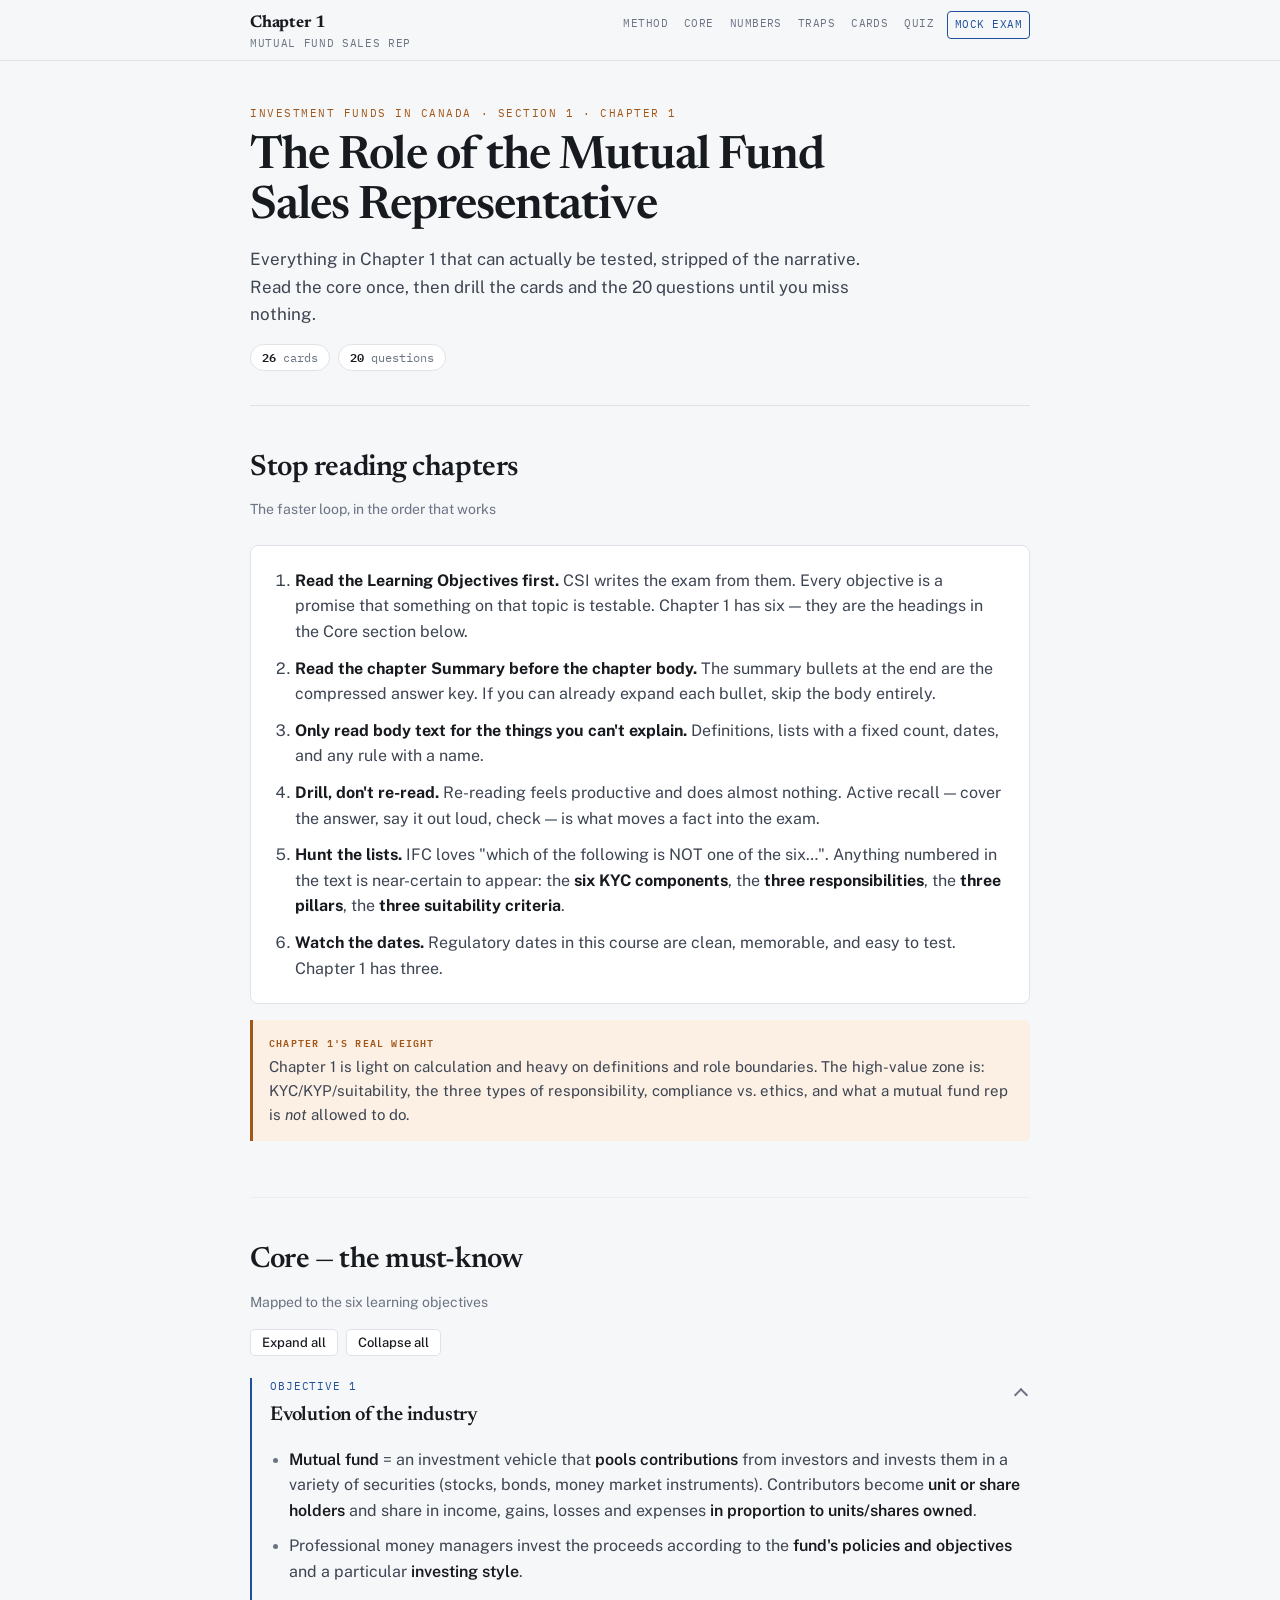
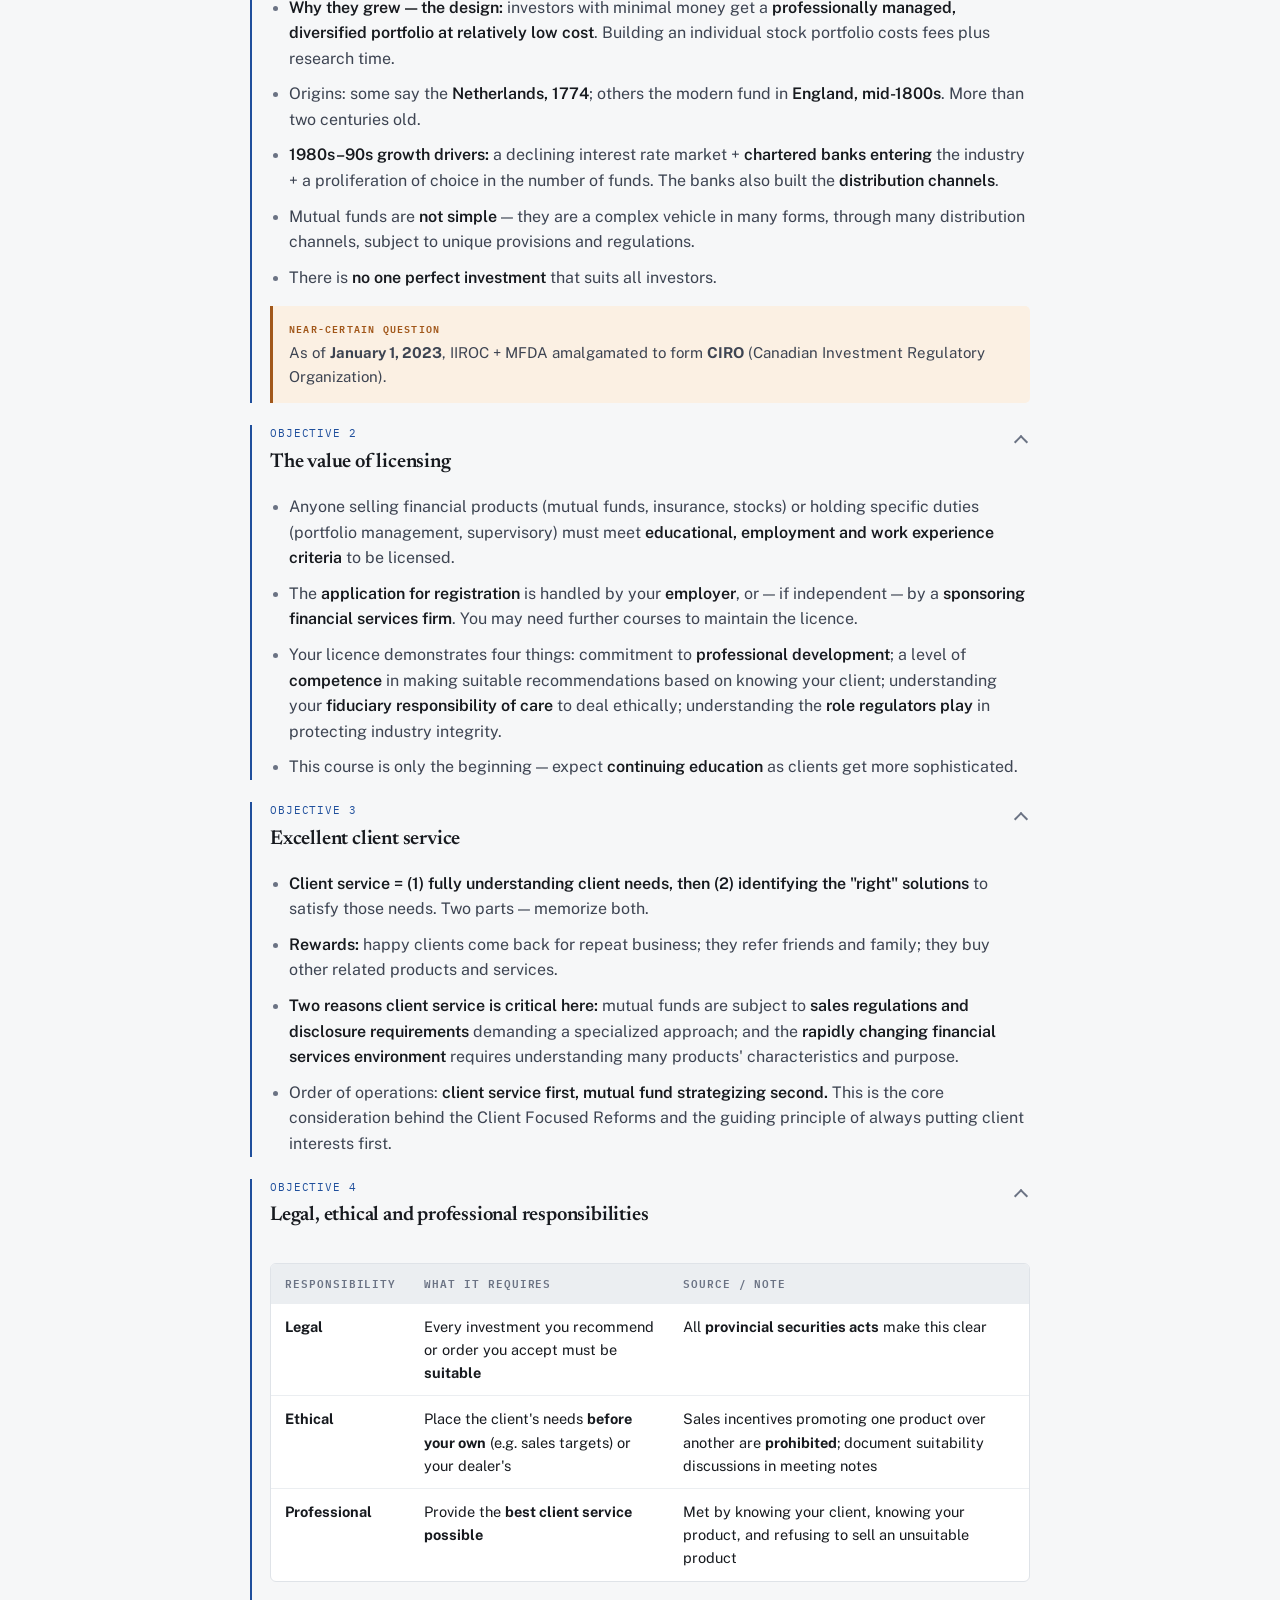
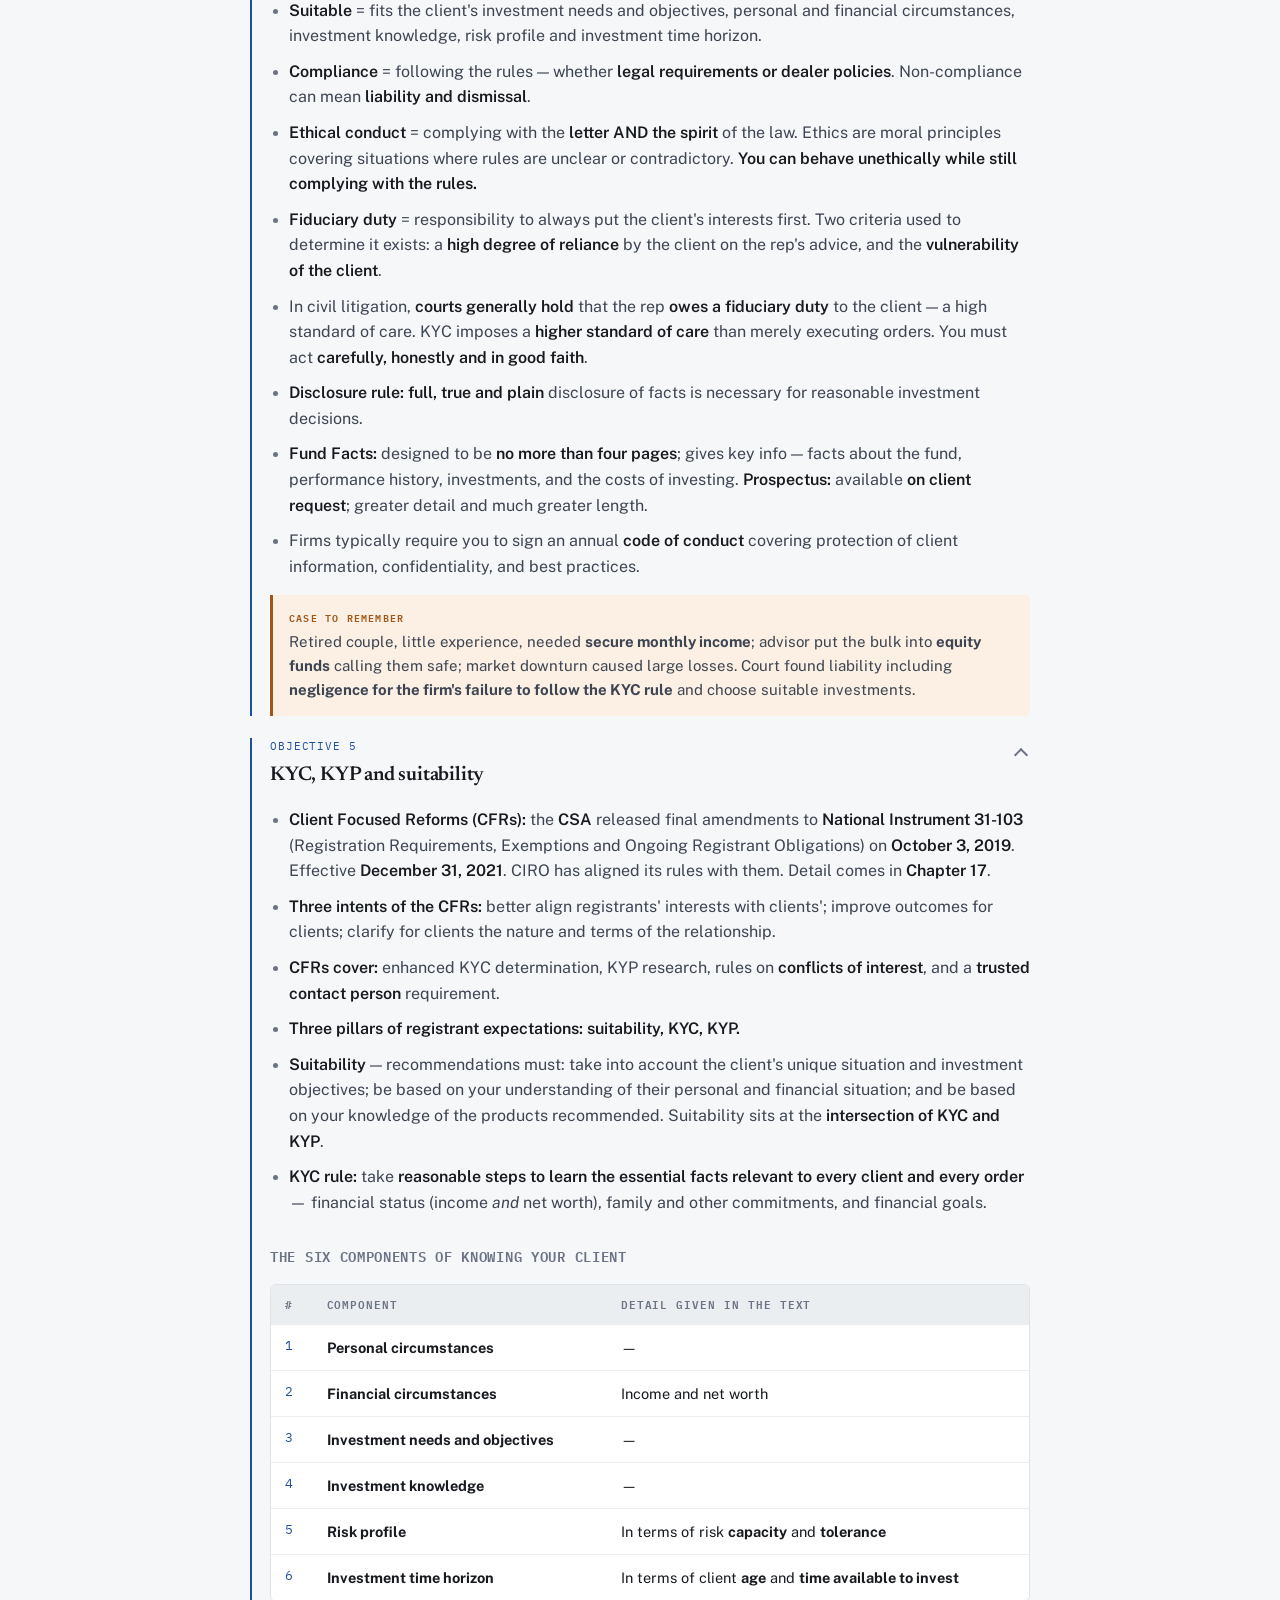
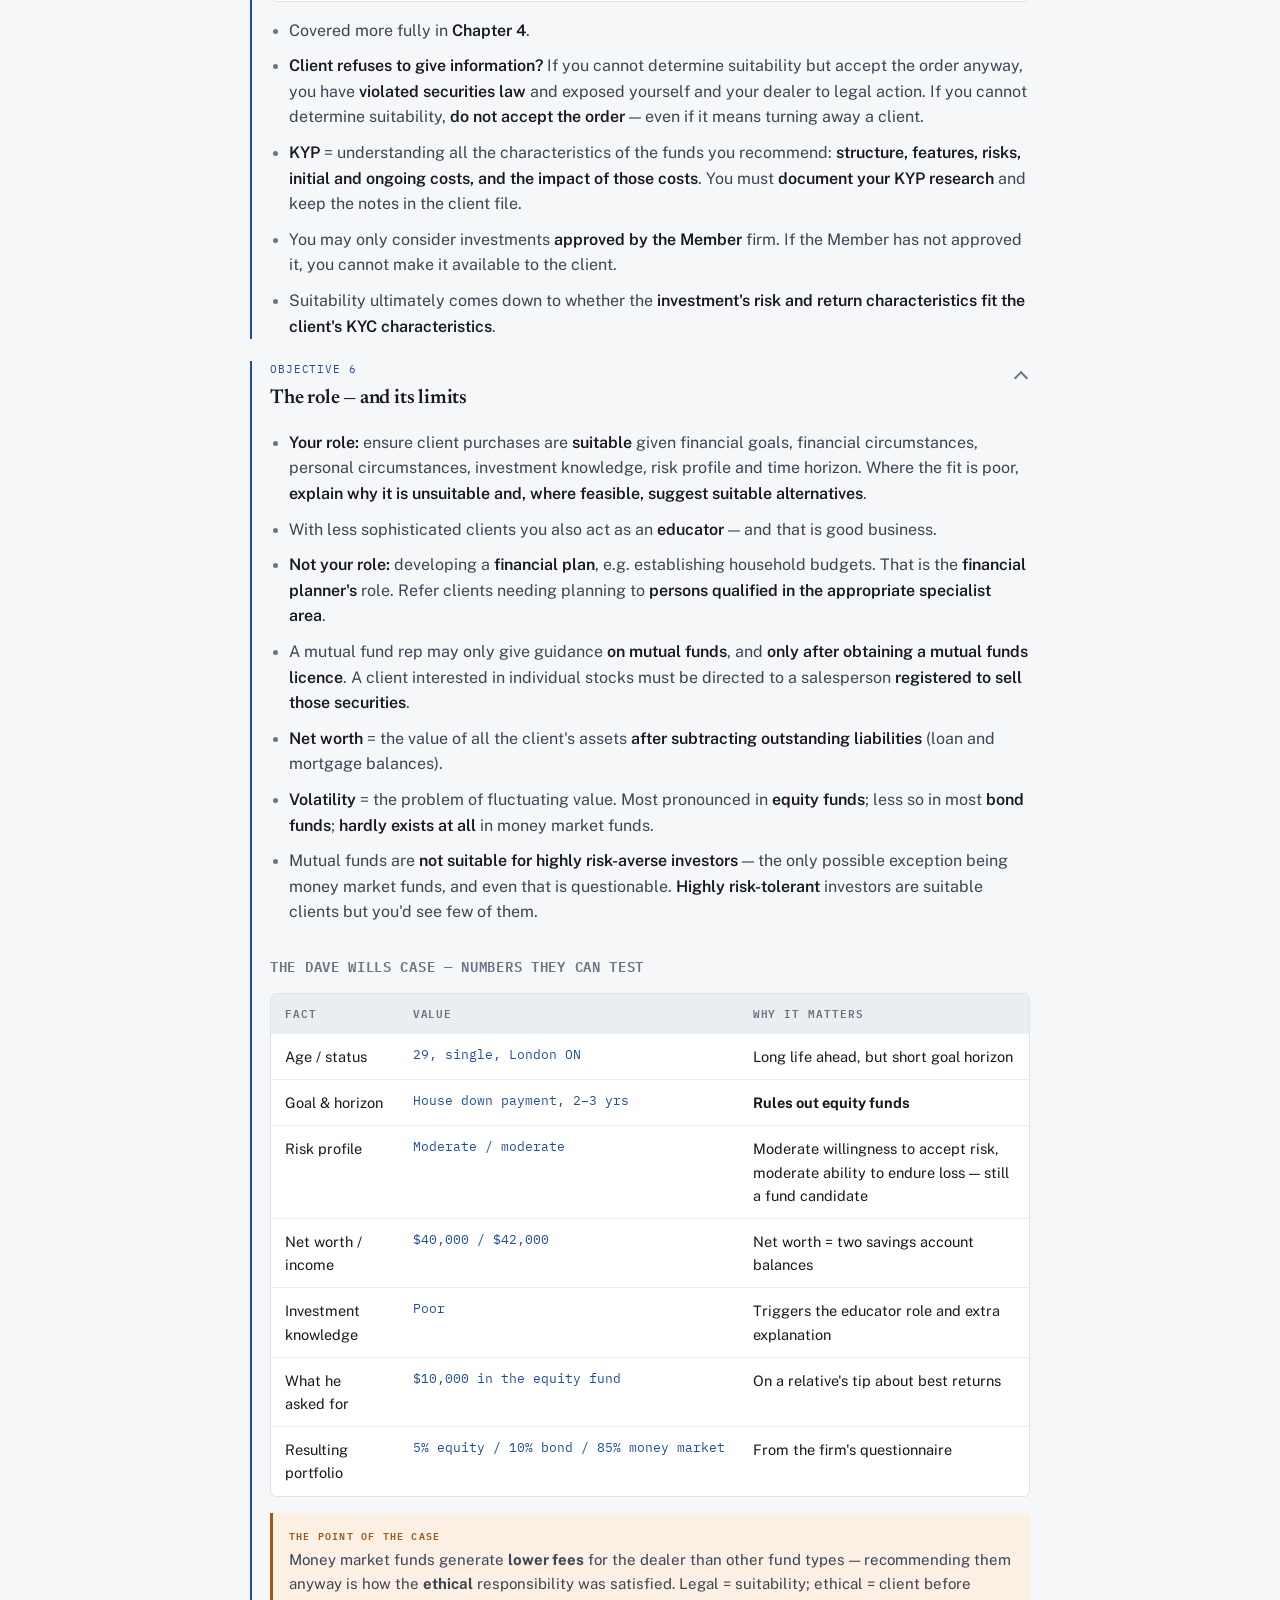
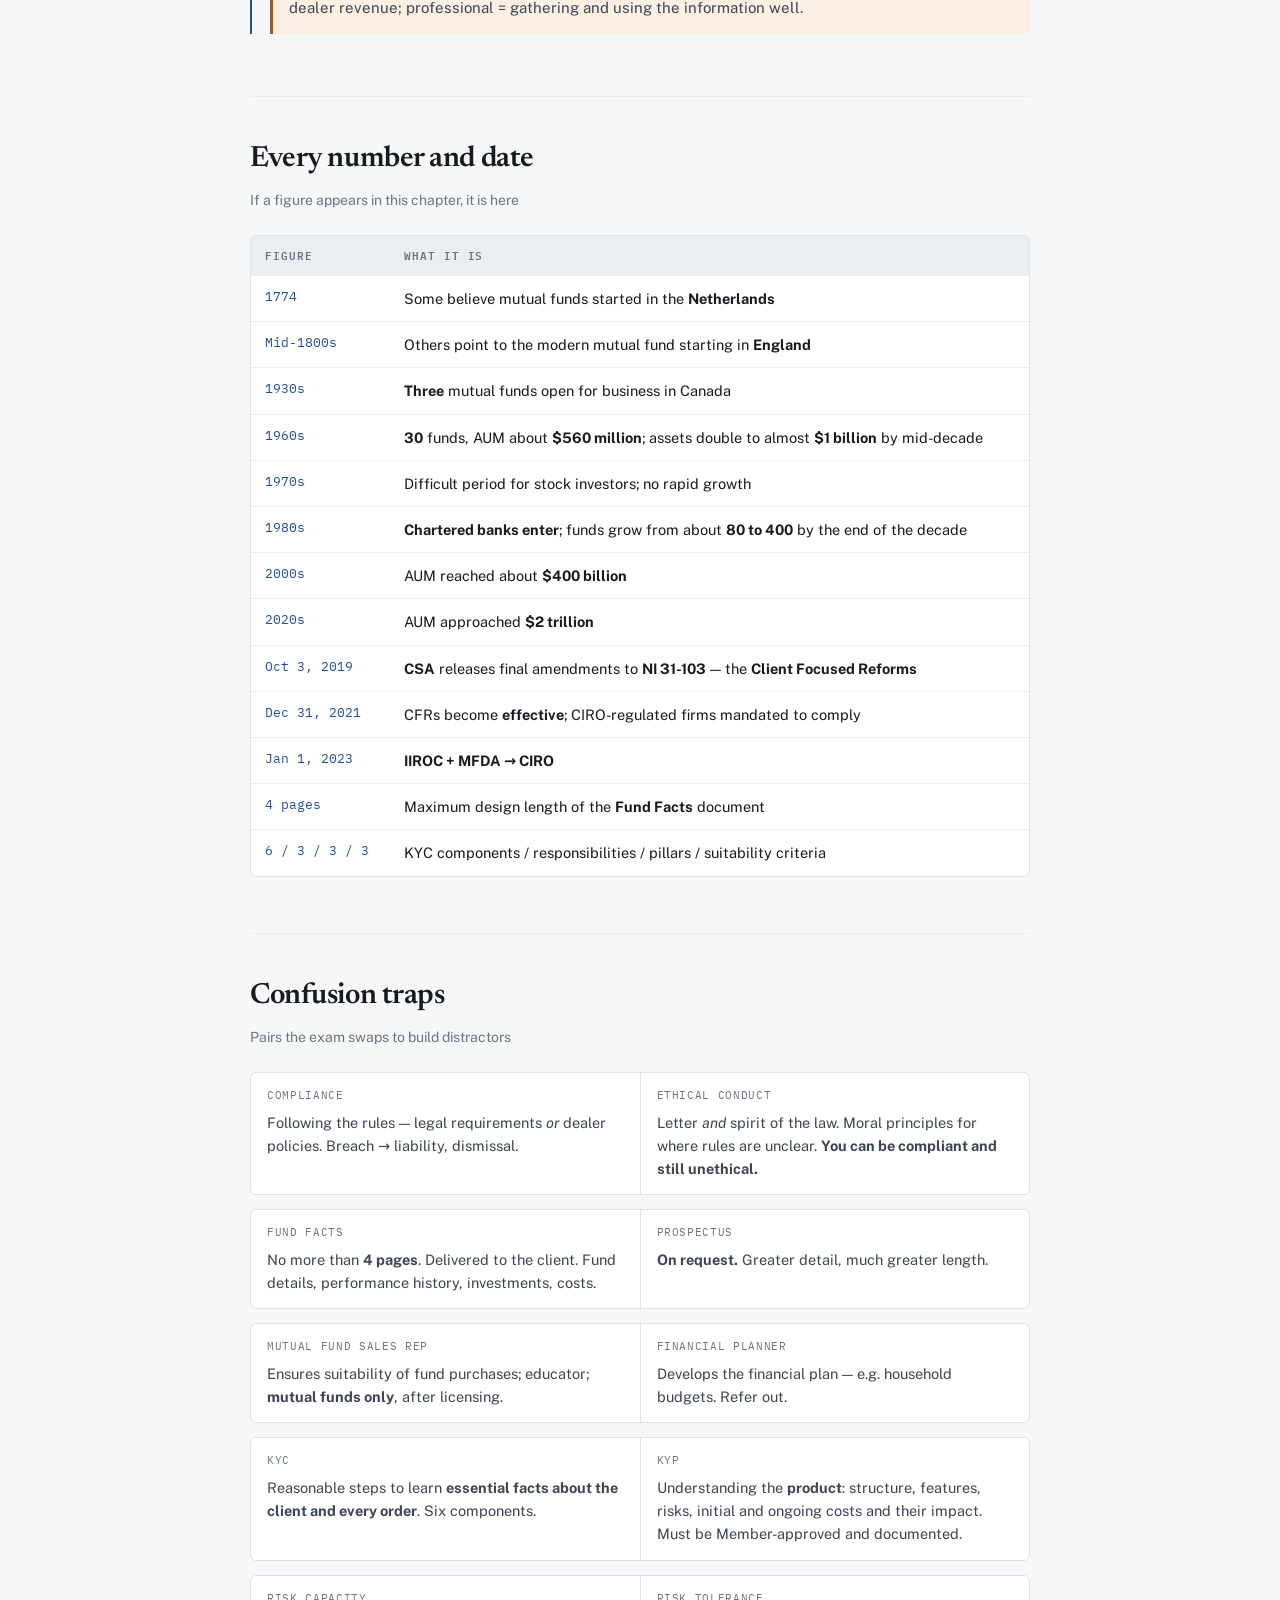
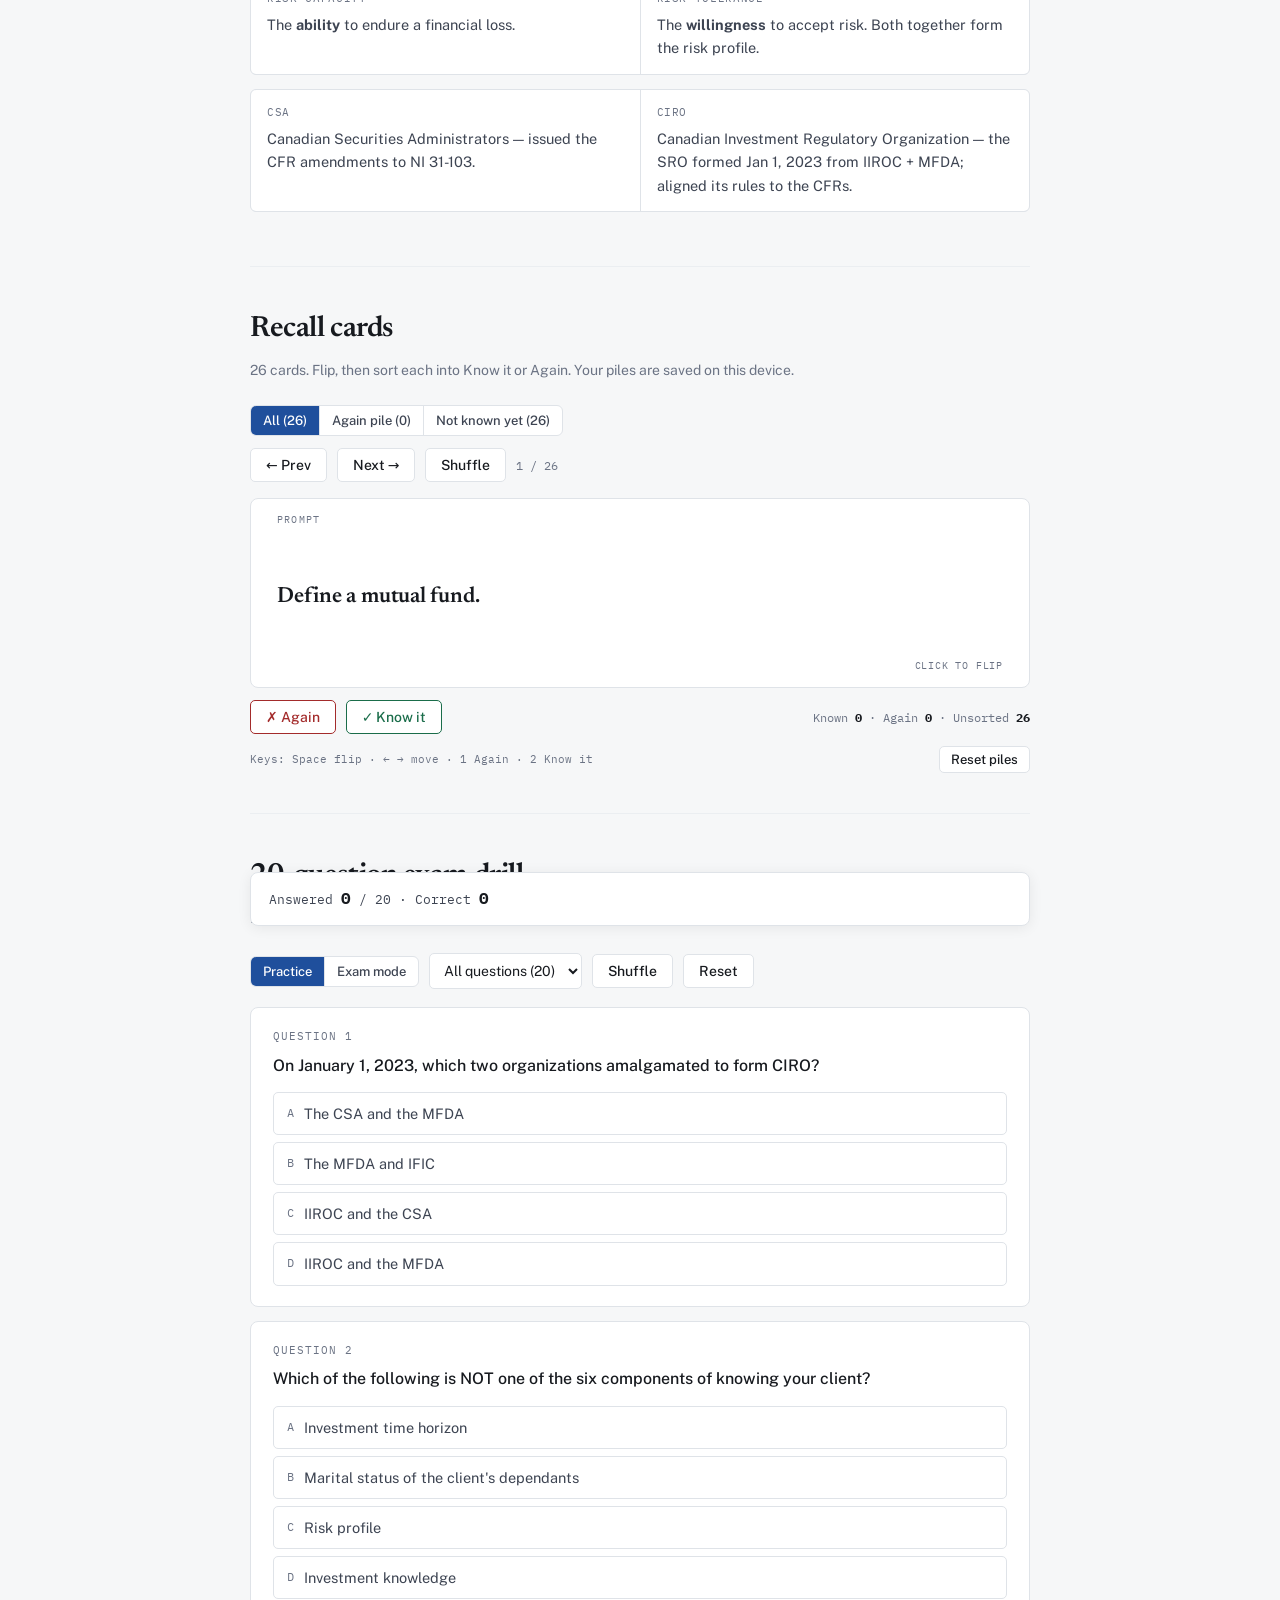
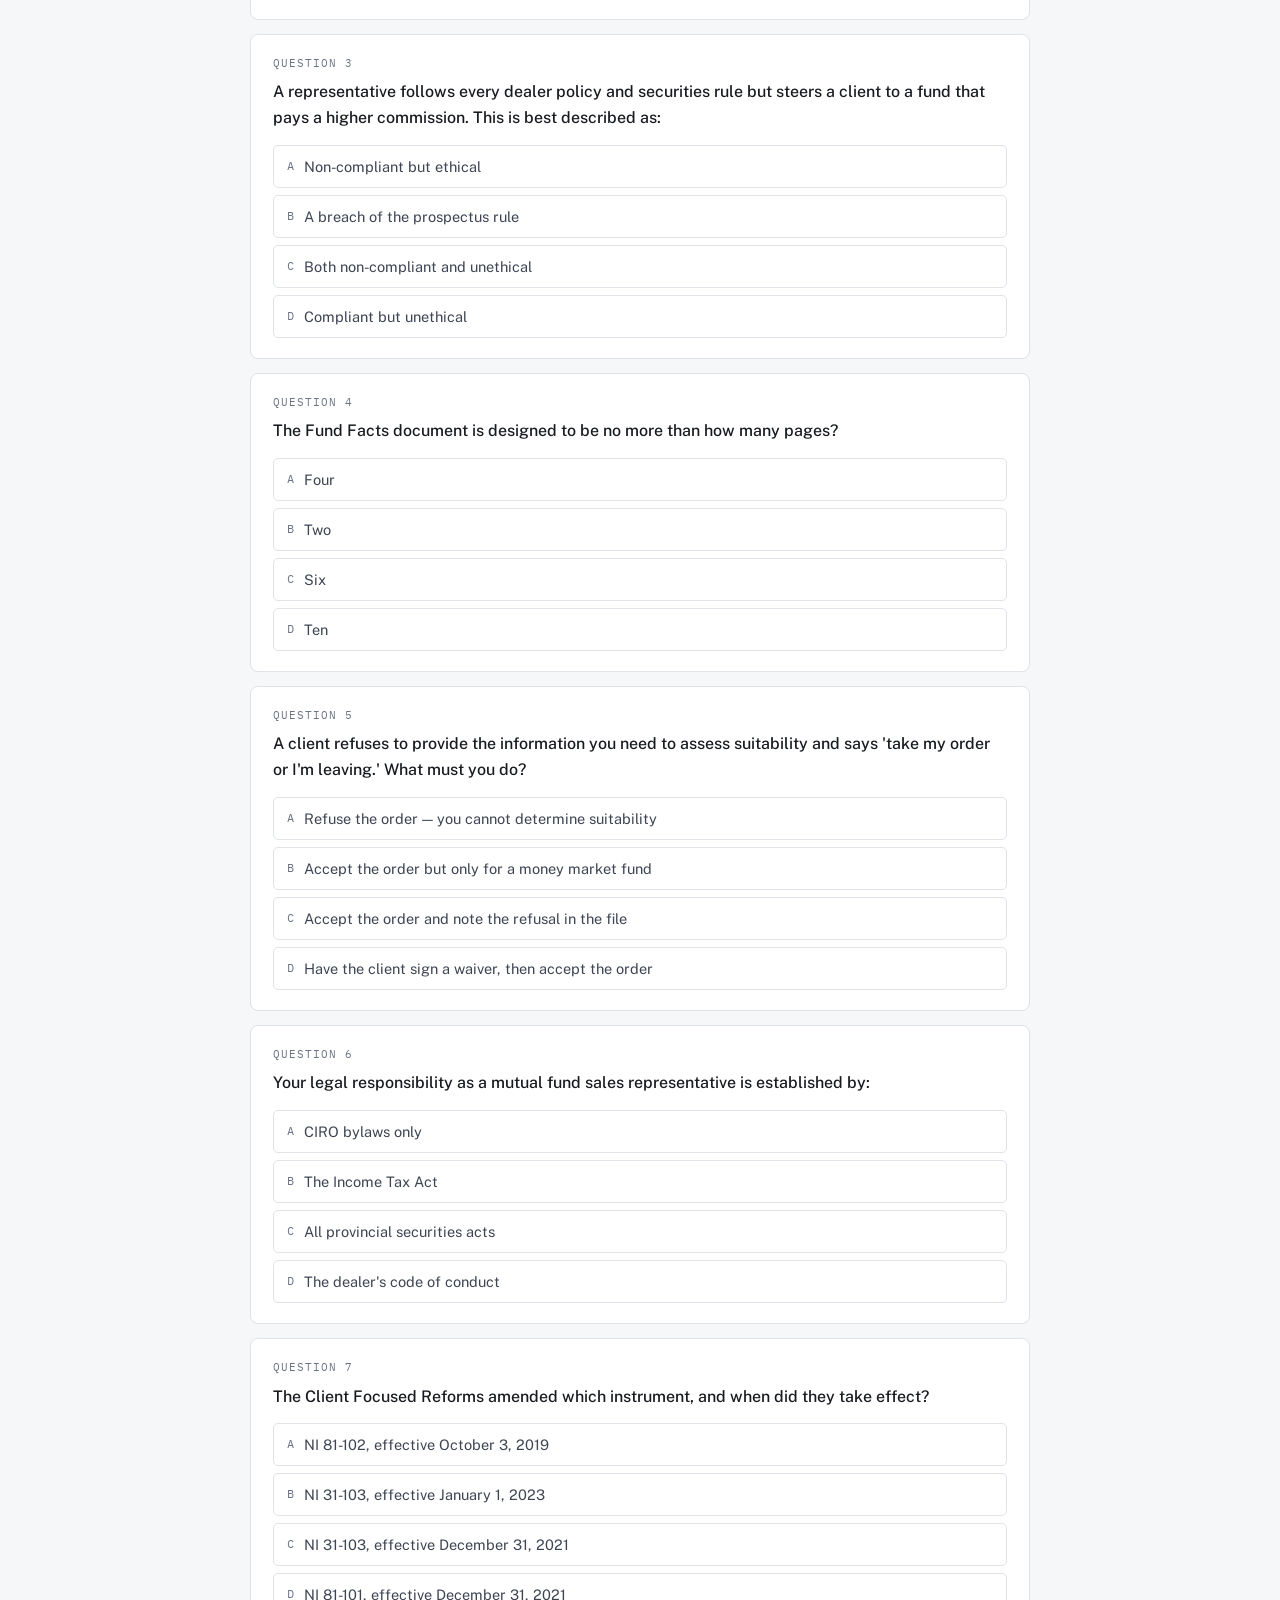
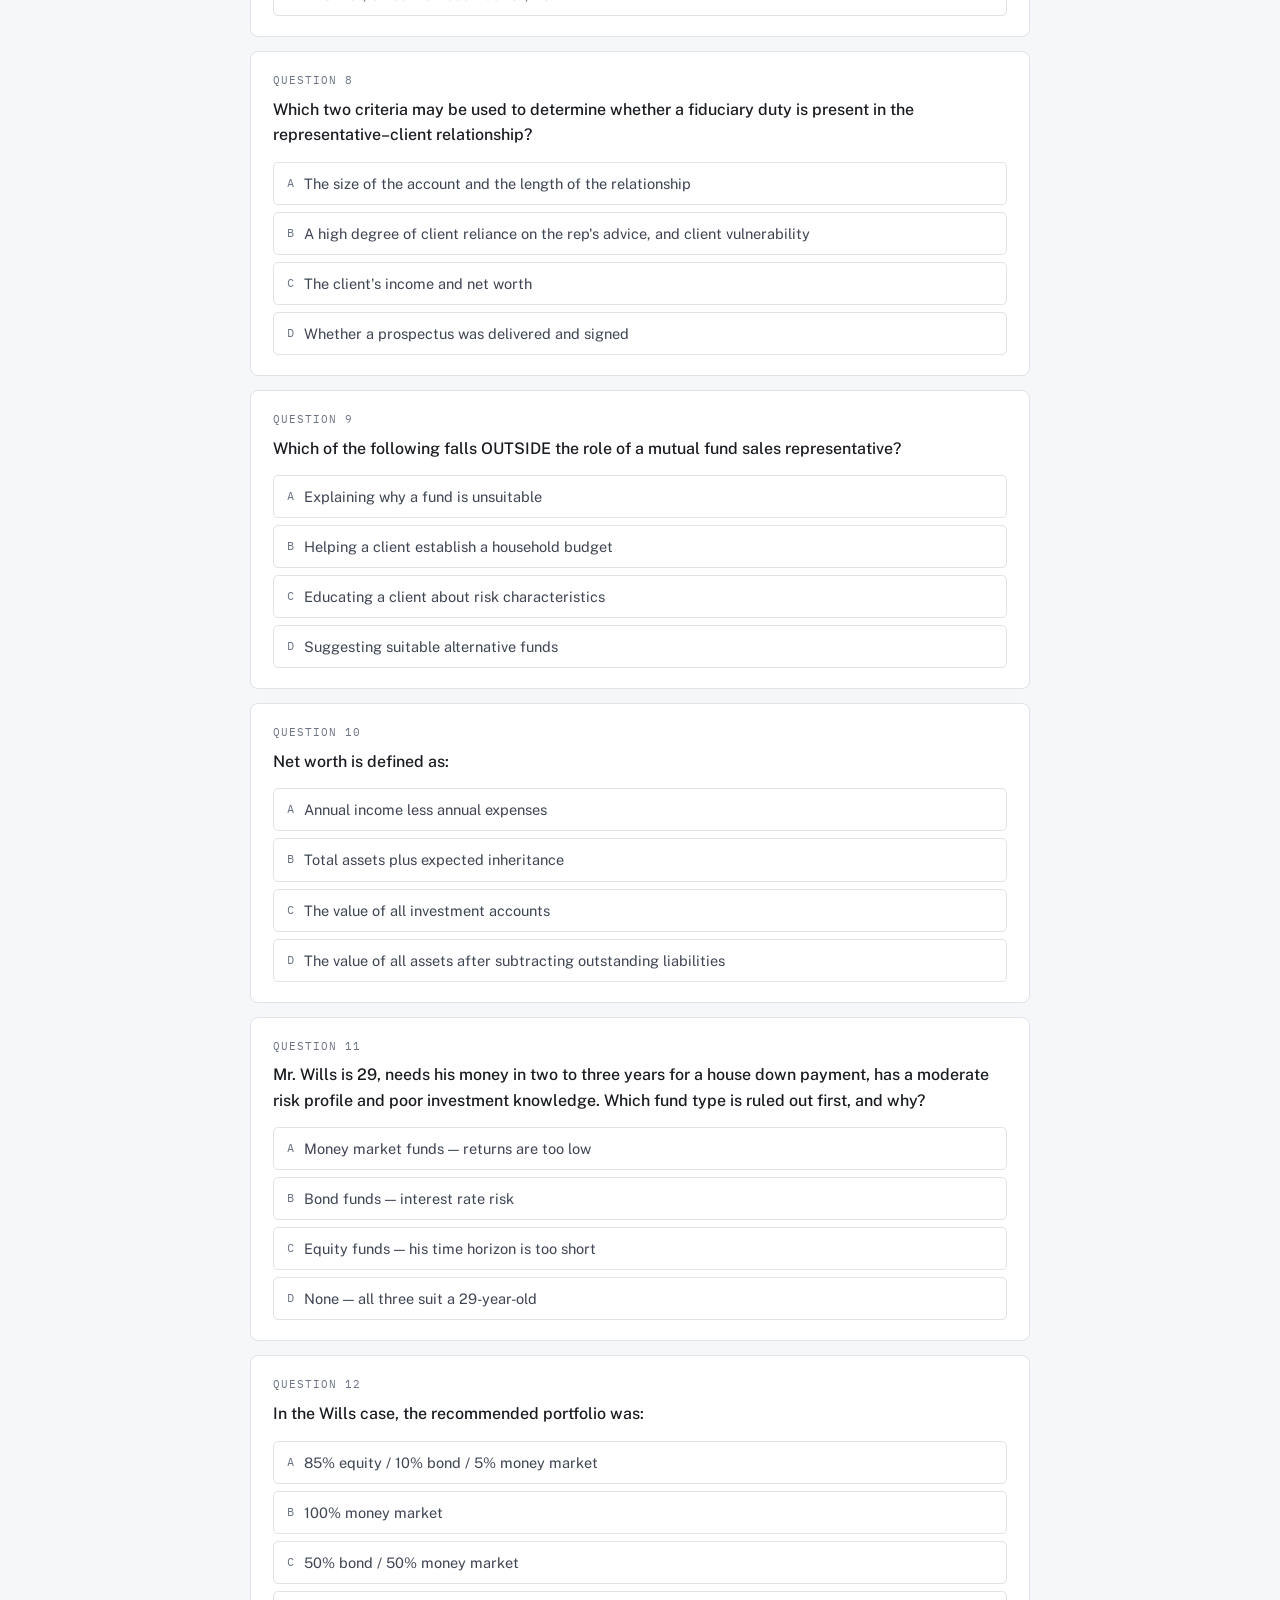
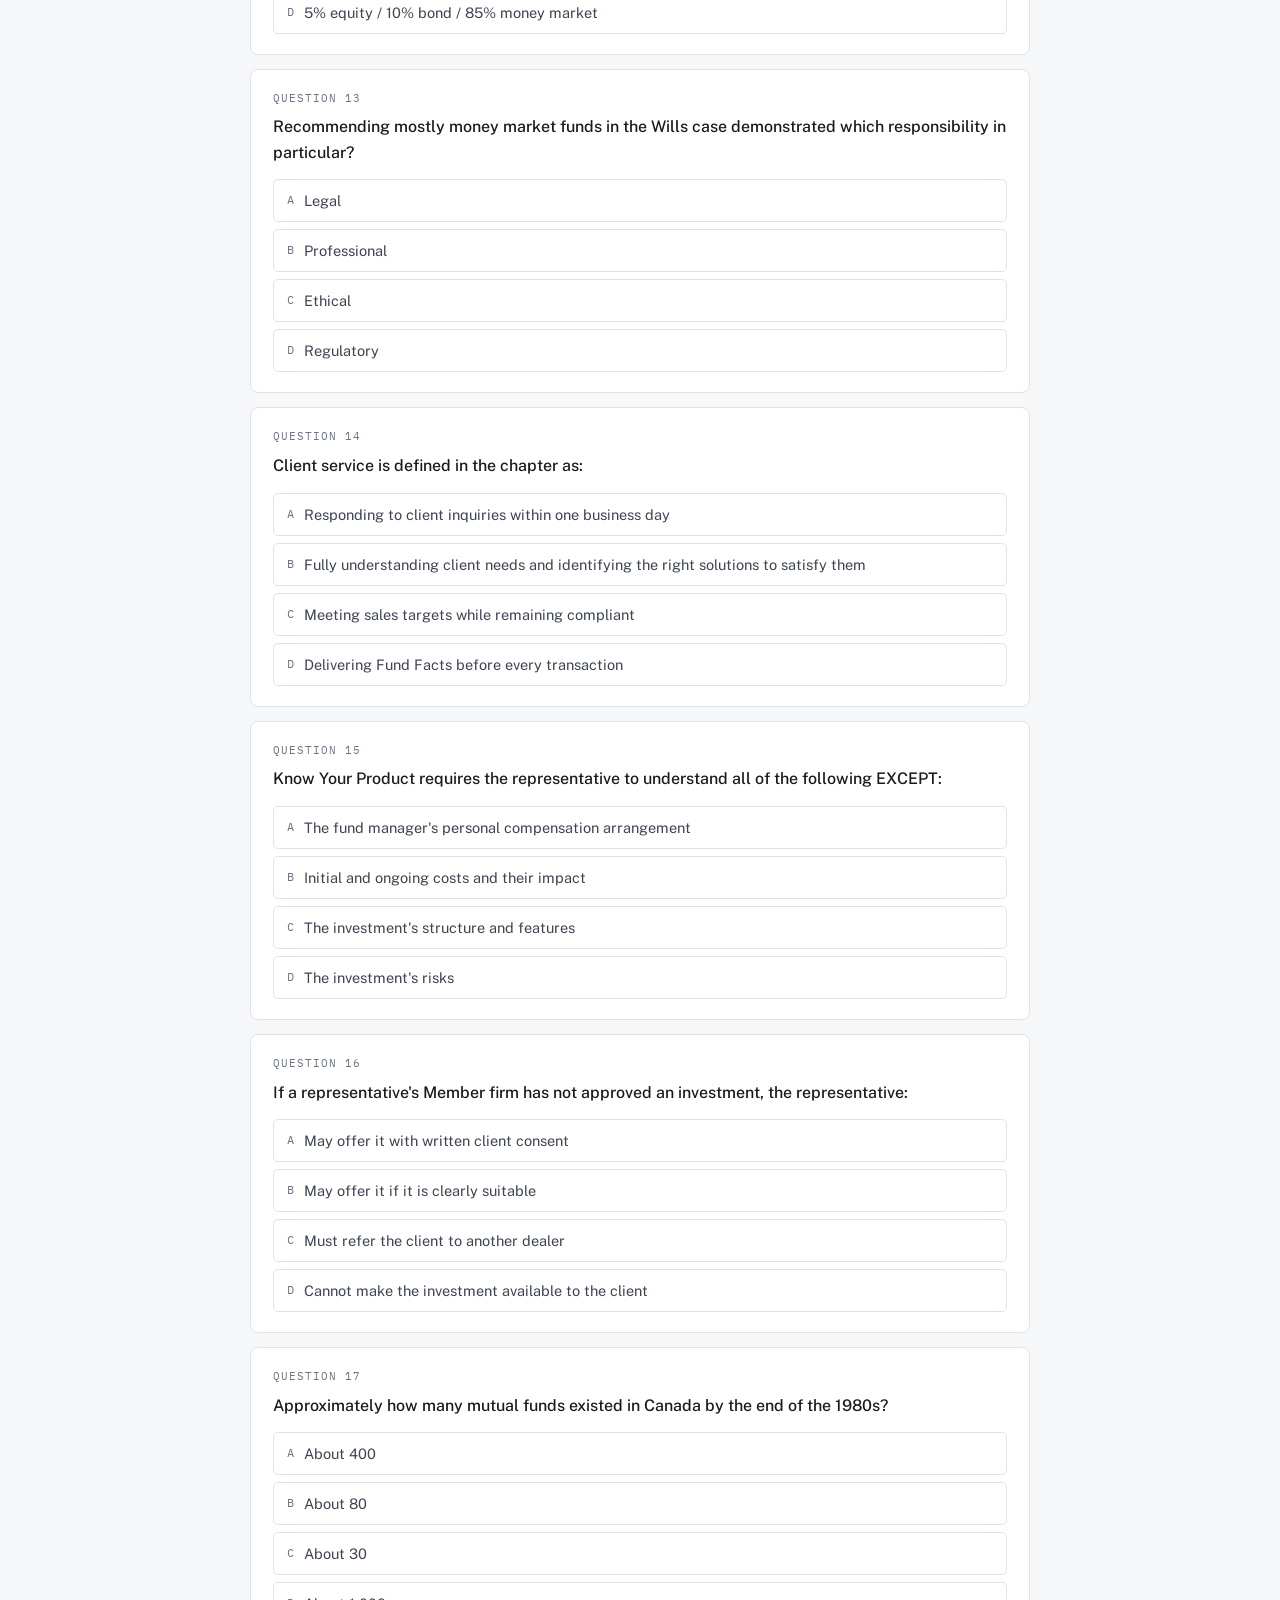
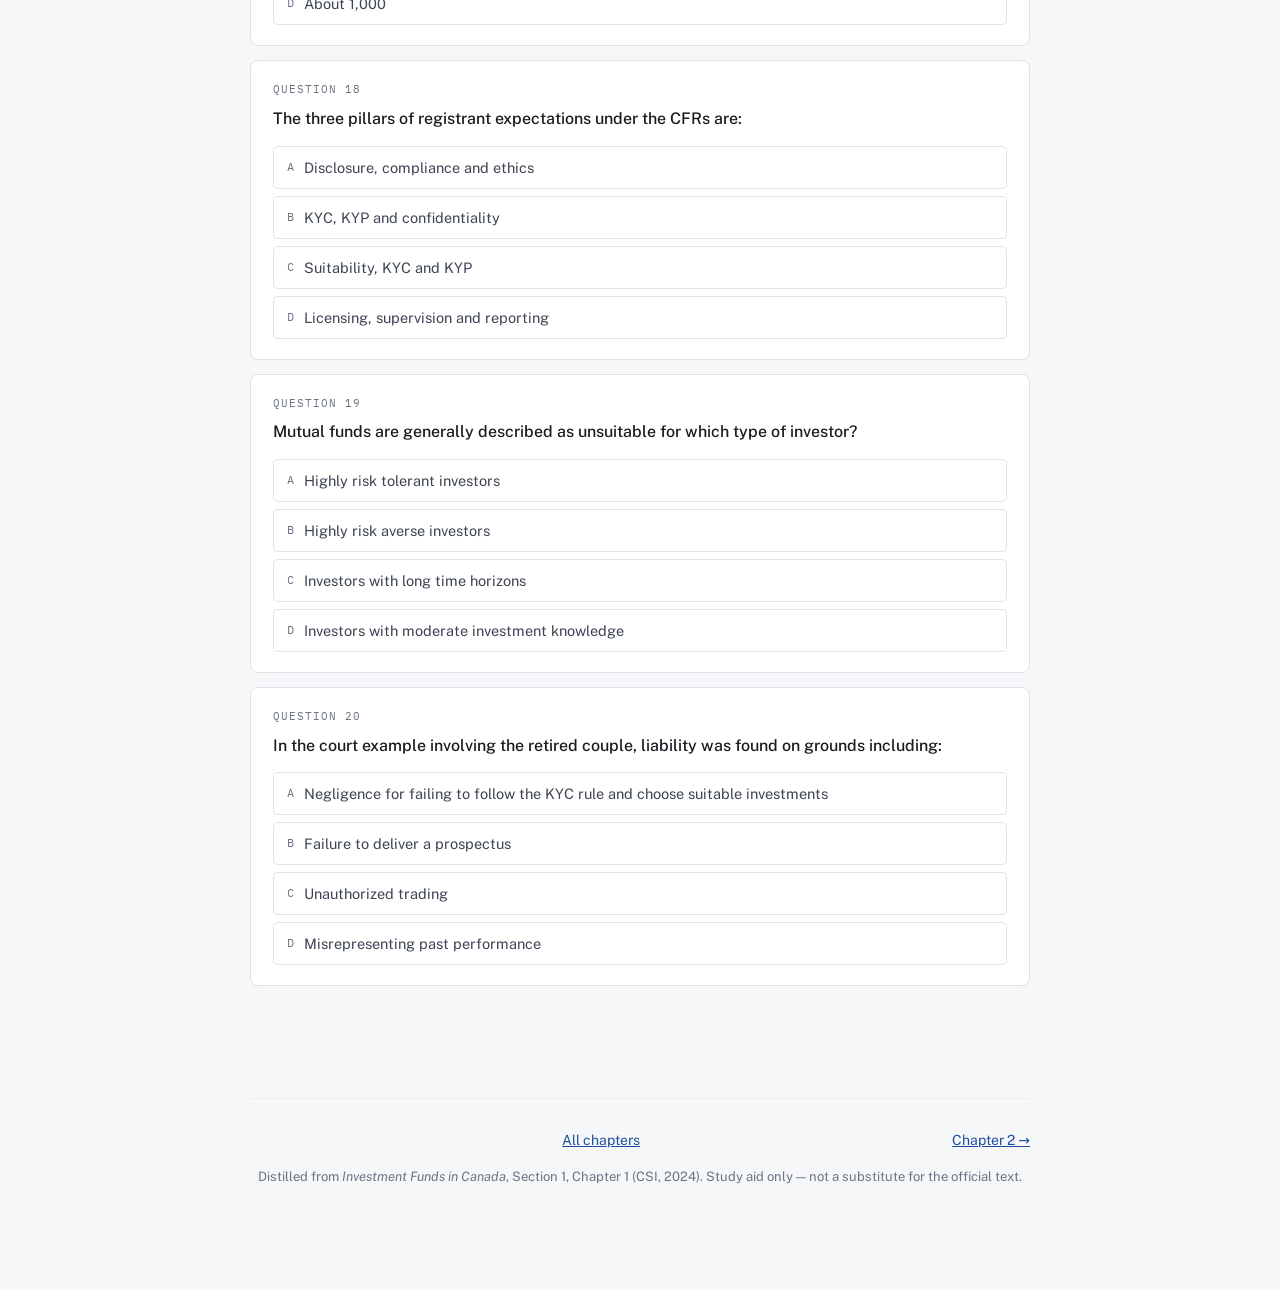
<file: chapter.html>
<!doctype html>
<html lang="en">
<head>
<meta charset="utf-8">
<meta name="viewport" content="width=device-width,initial-scale=1,viewport-fit=cover">
<title>IFC Chapter Drill</title>
<link rel="icon" href="data:image/svg+xml,<svg xmlns='http://www.w3.org/2000/svg' viewBox='0 0 100 100'><text y='.9em' font-size='90'>📘</text></svg>">
<link rel="stylesheet" href="https://fonts.googleapis.com/css2?family=Newsreader:opsz,wght@6..72,400;6..72,600;6..72,700&family=Public+Sans:wght@400;500;600;700&family=IBM+Plex+Mono:wght@400;600&display=swap">
<link rel="stylesheet" href="assets/style.css?v=20261015f">
</head>
<body>
<header class="top"><div class="topin">
  <a class="brand" id="bt" href="index.html">IFC</a>
  <nav class="jump" id="nav"></nav>
</div></header>
<div class="wrap">
  <div class="hero" id="hero"></div>
  <div id="body"></div>
  <footer id="foot"></footer>
</div>
<script src="data/manifest.js?v=20261015f"></script>
<script src="assets/app.js?v=20261015f"></script>
<script>
(function(){
  var n = parseInt(new URLSearchParams(location.search).get('ch') || '1', 10);
  var s = document.createElement('script');
  s.src = 'data/ch' + n + '.js?v=' + (window.IFC_V || '');
  s.onload = function(){
    var ch = (window.IFC||{})[n];
    if (ch) { window.IFCRender(ch); }
    else { document.getElementById('hero').innerHTML = '<h1>Chapter ' + n + ' not built yet</h1><p class="lede"><a href="index.html">Back to chapters</a></p>'; }
  };
  s.onerror = function(){
    document.getElementById('hero').innerHTML = '<h1>Chapter ' + n + ' not built yet</h1><p class="lede"><a href="index.html">Back to chapters</a></p>';
  };
  document.head.appendChild(s);
})();
</script>
</body>
</html>
</file>
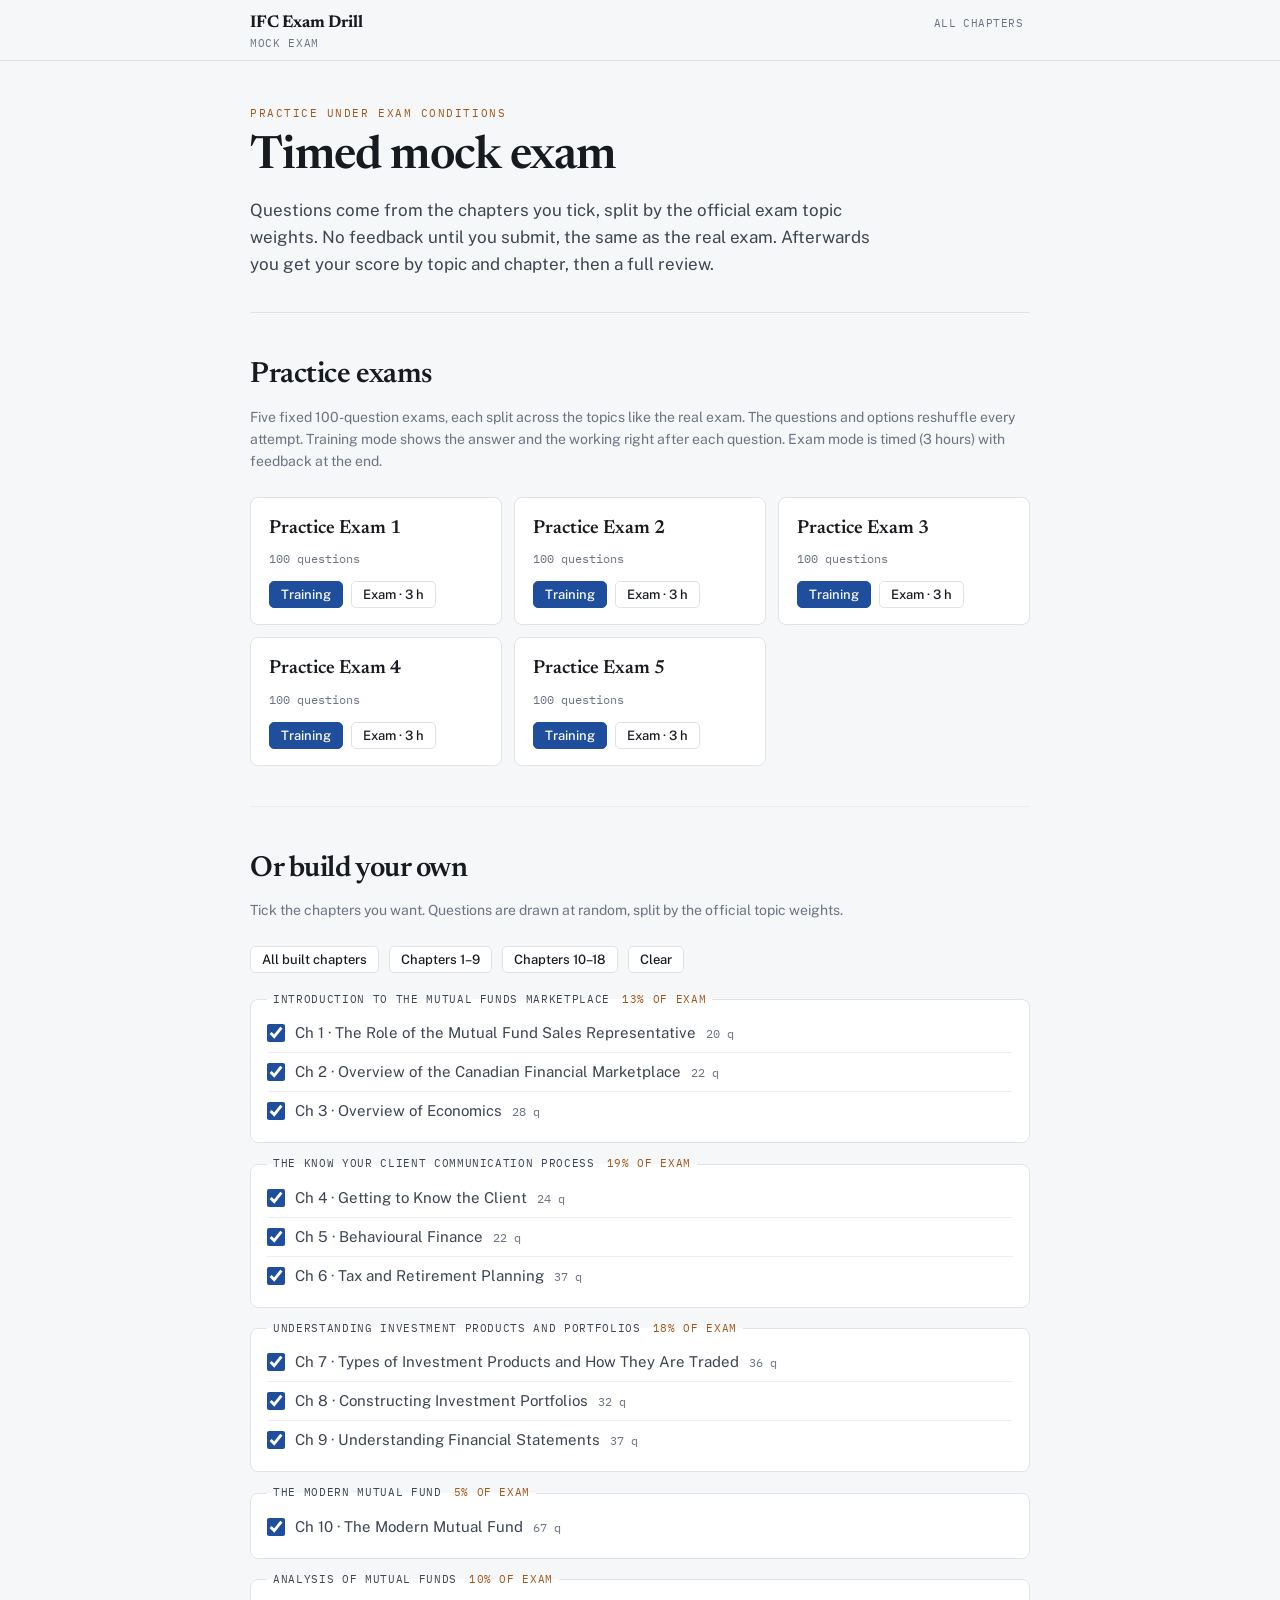
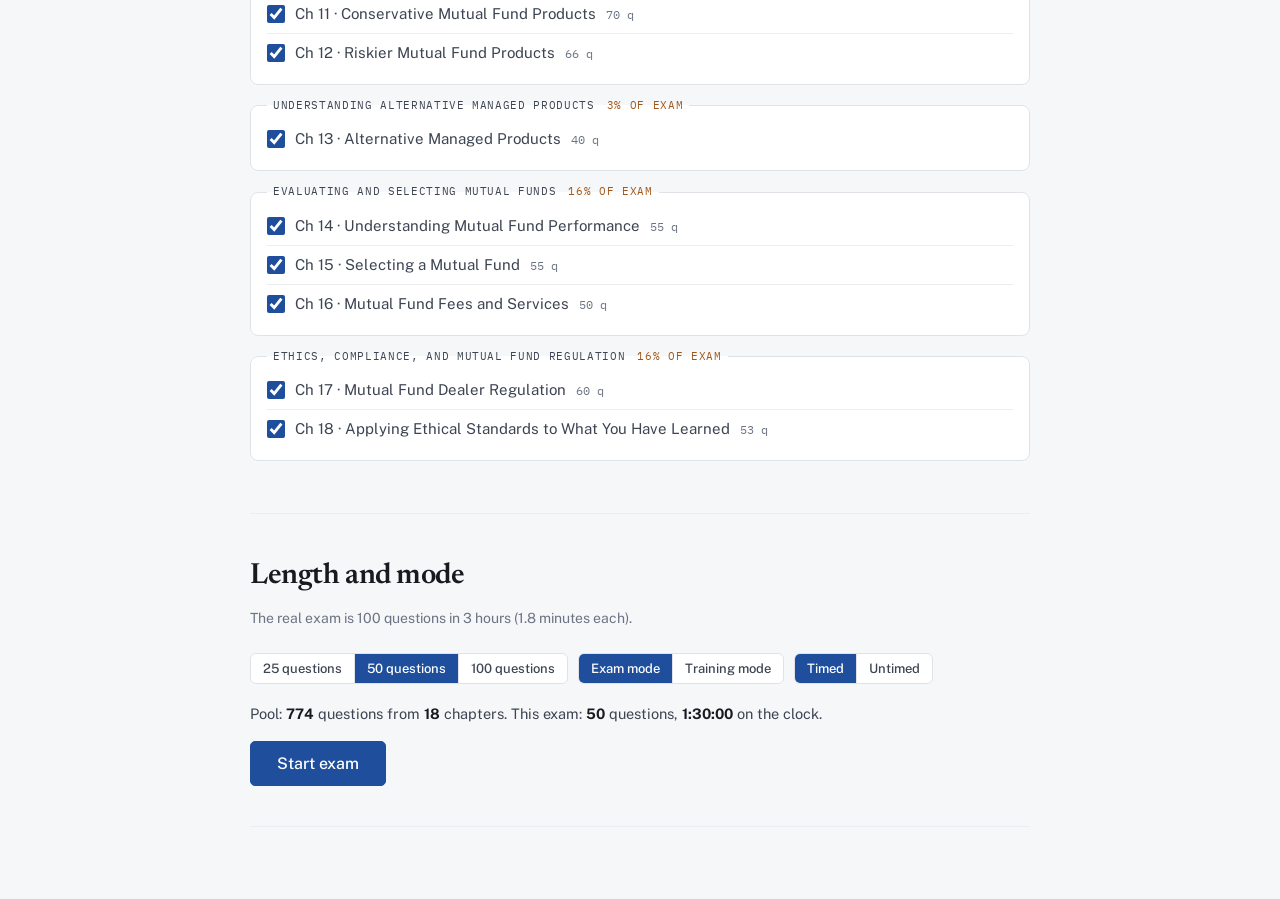
<file: exam.html>
<!doctype html>
<html lang="en">
<head>
<meta charset="utf-8">
<meta name="viewport" content="width=device-width,initial-scale=1,viewport-fit=cover">
<title>IFC Mock Exam</title>
<meta name="description" content="Timed IFC mock exam drawn from every built chapter, weighted by the official exam topic weights.">
<link rel="icon" href="data:image/svg+xml,<svg xmlns='http://www.w3.org/2000/svg' viewBox='0 0 100 100'><text y='.9em' font-size='90'>📘</text></svg>">
<link rel="stylesheet" href="https://fonts.googleapis.com/css2?family=Newsreader:opsz,wght@6..72,400;6..72,600;6..72,700&family=Public+Sans:wght@400;500;600;700&family=IBM+Plex+Mono:wght@400;600&display=swap">
<link rel="stylesheet" href="assets/style.css?v=20261015f">
<link rel="stylesheet" href="assets/exam.css?v=20261015f">
</head>
<body>
<header class="top"><div class="topin">
  <a class="brand" href="index.html">IFC Exam Drill<span>Mock exam</span></a>
  <nav class="jump"><a href="index.html">All chapters</a></nav>
</div></header>
<div class="wrap" id="app"><p class="empty" style="padding-top:40px">Loading…</p></div>
<script src="data/manifest.js?v=20261015f"></script>
<script src="assets/app.js?v=20261015f"></script>
<script src="assets/exam.js?v=20261015f"></script>
</body>
</html>
</file>
<file: assets/style.css>
:root{
  --ink:#171a1f;--ink-2:#3d4452;--ink-3:#6b7384;
  --ground:#f6f7f8;--surface:#fff;--line:#dfe3e8;--line-soft:#ebeef1;
  --accent:#1f4f9c;--accent-soft:#e7eefb;
  --flag:#a1571a;--flag-soft:#fbf0e3;
  --good:#1a6d4a;--good-soft:#e4f2ea;
  --bad:#a32b2b;--bad-soft:#fae9e8;
  --mono:"IBM Plex Mono",ui-monospace,SFMono-Regular,Menlo,monospace;
  --body:"Public Sans",system-ui,-apple-system,"Segoe UI",sans-serif;
  --display:"Newsreader",Georgia,"Times New Roman",serif;
}
@media (prefers-color-scheme:dark){:root:not([data-theme="light"]){
  --ink:#e9ecf1;--ink-2:#b5bcc8;--ink-3:#868f9e;
  --ground:#14171c;--surface:#1c2027;--line:#2e343d;--line-soft:#252a32;
  --accent:#7aa6ec;--accent-soft:#1b2838;--flag:#e0a05e;--flag-soft:#2c2318;
  --good:#6cc79a;--good-soft:#152a21;--bad:#e98b85;--bad-soft:#2d1b1b;}}
:root[data-theme="dark"]{
  --ink:#e9ecf1;--ink-2:#b5bcc8;--ink-3:#868f9e;
  --ground:#14171c;--surface:#1c2027;--line:#2e343d;--line-soft:#252a32;
  --accent:#7aa6ec;--accent-soft:#1b2838;--flag:#e0a05e;--flag-soft:#2c2318;
  --good:#6cc79a;--good-soft:#152a21;--bad:#e98b85;--bad-soft:#2d1b1b;}
*{box-sizing:border-box}
html,body{margin:0}
body{background:var(--ground);color:var(--ink);font-family:var(--body);font-size:16px;line-height:1.6;-webkit-font-smoothing:antialiased;padding-top:env(safe-area-inset-top,0px);padding-bottom:env(safe-area-inset-bottom,0px)}
img{max-width:100%}[hidden]{display:none!important}
a{color:var(--accent)}
.wrap{max-width:820px;margin:0 auto;padding-inline:20px;padding-block:0 72px}
header.top{position:sticky;top:env(safe-area-inset-top,0px);z-index:20;background:var(--ground);border-bottom:1px solid var(--line)}
.topin{max-width:820px;margin:0 auto;padding:10px 20px;display:flex;gap:14px;align-items:baseline;flex-wrap:wrap}
.brand{font-family:var(--display);font-weight:700;font-size:17px;letter-spacing:-.01em;margin-right:auto;text-decoration:none;color:var(--ink)}
.brand span{color:var(--ink-3);font-family:var(--mono);font-size:11px;font-weight:400;letter-spacing:.06em;text-transform:uppercase;display:block;line-height:1.2}
nav.jump{display:flex;gap:2px;flex-wrap:wrap}
nav.jump a{font-family:var(--mono);font-size:11px;letter-spacing:.04em;text-transform:uppercase;text-decoration:none;color:var(--ink-3);padding:4px 7px;border-radius:4px}
nav.jump a:hover{color:var(--ink);background:var(--line-soft)}
.hero{padding-block:44px 34px;border-bottom:1px solid var(--line)}
h1{font-family:var(--display);font-size:clamp(32px,7vw,46px);line-height:1.08;margin:0 0 14px;font-weight:600;letter-spacing:-.02em;text-wrap:balance}
.lede{font-size:17px;color:var(--ink-2);max-width:62ch;margin:0}
.eyebrow{font-family:var(--mono);font-size:11px;letter-spacing:.14em;text-transform:uppercase;color:var(--flag);margin:0 0 10px}
section{padding-block:40px;border-bottom:1px solid var(--line-soft)}
h2{font-family:var(--display);font-size:clamp(23px,4.5vw,29px);font-weight:600;letter-spacing:-.015em;margin:0 0 6px;text-wrap:balance}
.sub{color:var(--ink-3);font-size:14px;margin:0 0 24px}
h3{font-size:14px;font-family:var(--mono);font-weight:600;letter-spacing:.05em;text-transform:uppercase;color:var(--ink-3);margin:30px 0 12px}
ul.pts{list-style:none;margin:0;padding:0;display:flex;flex-direction:column;gap:10px}
ul.pts li{padding-left:19px;position:relative;color:var(--ink-2)}
ul.pts li::before{content:"";position:absolute;left:3px;top:11px;width:5px;height:5px;border-radius:50%;background:var(--ink-3)}
ul.pts li b,ul.pts li strong{color:var(--ink);font-weight:600}
.lo{border-left:2px solid var(--line);padding-left:18px;margin-block:26px}
.lo-tag{font-family:var(--mono);font-size:11px;letter-spacing:.08em;text-transform:uppercase;color:var(--accent);display:block;margin-bottom:3px}
.lo h4{font-family:var(--display);font-size:20px;font-weight:600;margin:0 0 12px;letter-spacing:-.01em}
.flag{background:var(--flag-soft);border-left:3px solid var(--flag);padding:14px 16px;margin-block:16px;border-radius:0 5px 5px 0}
.flag .lbl{font-family:var(--mono);font-size:10px;letter-spacing:.12em;text-transform:uppercase;color:var(--flag);display:block;margin-bottom:5px;font-weight:600}
.flag p{margin:0;color:var(--ink-2);font-size:15px}
.tblwrap{overflow-x:auto;margin-block:16px;border:1px solid var(--line);border-radius:6px;background:var(--surface)}
table{border-collapse:collapse;width:100%;min-width:480px;font-size:14.5px}
th,td{text-align:left;padding:11px 14px;border-bottom:1px solid var(--line-soft);vertical-align:top}
th{font-family:var(--mono);font-size:10.5px;letter-spacing:.09em;text-transform:uppercase;color:var(--ink-3);font-weight:600;background:var(--line-soft)}
tr:last-child td{border-bottom:0}
td.num{font-variant-numeric:tabular-nums;font-family:var(--mono);font-size:13px;white-space:nowrap;color:var(--accent)}
.trap{display:grid;grid-template-columns:1fr 1fr;gap:1px;background:var(--line);border:1px solid var(--line);border-radius:6px;overflow:hidden;margin-block:14px}
.trap>div{background:var(--surface);padding:14px 16px}
.trap .t{font-family:var(--mono);font-size:11px;letter-spacing:.06em;text-transform:uppercase;color:var(--ink-3);margin-bottom:6px}
.trap p{margin:0;font-size:14.5px;color:var(--ink-2)}
@media(max-width:560px){.trap{grid-template-columns:1fr}}
.cardbar{display:flex;gap:10px;align-items:center;flex-wrap:wrap;margin-bottom:16px}
.counter{font-family:var(--mono);font-size:12px;color:var(--ink-3);font-variant-numeric:tabular-nums}
button{font-family:var(--body);font-size:14px;font-weight:500;cursor:pointer;border:1px solid var(--line);background:var(--surface);color:var(--ink);padding:8px 15px;border-radius:5px}
button:hover{border-color:var(--ink-3)}
button:focus-visible{outline:2px solid var(--accent);outline-offset:2px}
button.primary{background:var(--accent);border-color:var(--accent);color:#fff}
.card{background:var(--surface);border:1px solid var(--line);border-radius:8px;padding:30px 26px;min-height:190px;display:flex;flex-direction:column;justify-content:center;cursor:pointer;position:relative}
.card .side{font-family:var(--mono);font-size:10px;letter-spacing:.12em;text-transform:uppercase;color:var(--ink-3);position:absolute;top:13px;left:26px}
.card .q{font-family:var(--display);font-size:22px;line-height:1.3;font-weight:600;letter-spacing:-.01em;margin:8px 0 0}
.card .a{font-size:15.5px;color:var(--ink-2);margin:8px 0 0}
.card .a ul{margin:8px 0 0;padding-left:18px}
.card .a li{margin-bottom:4px}
.card .hint{font-family:var(--mono);font-size:10px;color:var(--ink-3);letter-spacing:.08em;text-transform:uppercase;position:absolute;bottom:13px;right:26px}
.q-item{background:var(--surface);border:1px solid var(--line);border-radius:8px;padding:20px 22px;margin-bottom:14px}
.q-item .qn{font-family:var(--mono);font-size:11px;letter-spacing:.09em;color:var(--ink-3);text-transform:uppercase;margin-bottom:7px}
.q-item .qt{font-size:16px;font-weight:500;margin:0 0 14px;color:var(--ink)}
.opts{display:flex;flex-direction:column;gap:7px}
.opt{display:flex;gap:10px;align-items:flex-start;text-align:left;width:100%;padding:10px 13px;border:1px solid var(--line);border-radius:5px;background:var(--surface);font-size:14.5px;line-height:1.45;color:var(--ink-2);font-weight:400}
.opt .k{font-family:var(--mono);font-size:12px;color:var(--ink-3);flex:none;padding-top:1px}
.opt.correct{background:var(--good-soft);border-color:var(--good);color:var(--ink)}
.opt.correct .k{color:var(--good)}
.opt.wrong{background:var(--bad-soft);border-color:var(--bad);color:var(--ink)}
.opt.wrong .k{color:var(--bad)}
.opt[disabled]{cursor:default}
.expl{margin-top:12px;padding:11px 14px;background:var(--accent-soft);border-radius:5px;font-size:14px;color:var(--ink-2)}
.expl b{color:var(--ink)}
.score{position:sticky;bottom:env(safe-area-inset-bottom,0px);background:var(--surface);border:1px solid var(--line);border-radius:8px;padding:13px 18px;display:flex;gap:16px;align-items:center;justify-content:space-between;flex-wrap:wrap;margin-top:18px;box-shadow:0 2px 14px rgba(0,0,0,.07)}
.score .st{font-family:var(--mono);font-size:13px;font-variant-numeric:tabular-nums;color:var(--ink-2)}
.score .st b{color:var(--ink);font-size:16px}
.method{background:var(--surface);border:1px solid var(--line);border-radius:8px;padding:22px 24px}
.method ol{margin:0;padding-left:20px;display:flex;flex-direction:column;gap:11px}
.method li{color:var(--ink-2)}
.method li b{color:var(--ink)}
.chlist{display:grid;grid-template-columns:repeat(auto-fill,minmax(250px,1fr));gap:14px;margin-top:8px}
.chcard{background:var(--surface);border:1px solid var(--line);border-radius:8px;padding:18px 20px;text-decoration:none;color:inherit;display:flex;flex-direction:column;gap:6px}
.chcard:hover{border-color:var(--accent)}
.chcard .n{font-family:var(--mono);font-size:11px;letter-spacing:.1em;text-transform:uppercase;color:var(--accent)}
.chcard .t{font-family:var(--display);font-size:19px;font-weight:600;letter-spacing:-.01em;line-height:1.25}
.chcard .m{font-size:13px;color:var(--ink-3);font-family:var(--mono)}
.chcard.soon{opacity:.5;pointer-events:none;border-style:dashed}
footer{padding-block:30px;color:var(--ink-3);font-size:13px;text-align:center}

/* ===== v2: interactive engine ===== */
button.sm{padding:5px 11px;font-size:13px}
button:disabled{opacity:.45;cursor:default}
nav.jump a.ext{color:var(--accent);border:1px solid var(--accent);margin-left:4px}
nav.jump a.ext:hover{background:var(--accent-soft)}
.examnote{margin:18px 0 0;padding:10px 14px;background:var(--accent-soft);border-left:3px solid var(--accent);border-radius:0 5px 5px 0;font-size:14.5px;color:var(--ink-2);max-width:62ch}
.examnote b{color:var(--ink)}
.stats{display:flex;gap:8px;flex-wrap:wrap;margin-top:16px}
.stats span{font-family:var(--mono);font-size:12px;color:var(--ink-3);background:var(--surface);border:1px solid var(--line);border-radius:99px;padding:3px 11px}
.stats b{color:var(--ink);font-weight:600}
.mine{font-family:var(--mono);font-size:12px;color:var(--good);margin:10px 0 0}
ol.hy{list-style:none;margin:0;padding:0;counter-reset:hy;display:flex;flex-direction:column;gap:0;background:var(--surface);border:1px solid var(--line);border-radius:8px;overflow:hidden}
ol.hy li{counter-increment:hy;position:relative;padding:12px 16px 12px 58px;border-bottom:1px solid var(--line-soft);color:var(--ink-2);font-size:15px}
ol.hy li:last-child{border-bottom:0}
ol.hy li::before{content:counter(hy,decimal-leading-zero);position:absolute;left:12px;top:14px;width:32px;font-family:var(--mono);font-size:13px;color:var(--flag);font-weight:600;text-align:right}
ol.hy li:nth-child(-n+3)::before{color:var(--bad)}
ol.hy li b{color:var(--ink)}
.lotools{display:flex;gap:8px;margin:-8px 0 8px}
details.lo{border-left:2px solid var(--line);padding-left:18px;margin-block:22px}
details.lo[open]{border-left-color:var(--accent)}
details.lo>summary{list-style:none;cursor:pointer;position:relative;padding-right:26px}
details.lo>summary::-webkit-details-marker{display:none}
details.lo>summary::after{content:"";position:absolute;right:4px;top:8px;width:8px;height:8px;border-right:2px solid var(--ink-3);border-bottom:2px solid var(--ink-3);transform:rotate(45deg);transition:transform .15s}
details.lo[open]>summary::after{transform:rotate(-135deg);top:12px}
details.lo>summary h4{font-family:var(--display);font-size:20px;font-weight:600;margin:0 0 6px;letter-spacing:-.01em}
.gist{margin:0 0 4px;color:var(--ink-2);font-size:15px;font-style:italic;max-width:66ch}
.lo-body{padding-top:10px}
.flag.disc{background:var(--bad-soft);border-left-color:var(--bad)}
.flag.disc .lbl{color:var(--bad)}
.formula{background:var(--surface);border:1px solid var(--line);border-left:3px solid var(--accent);border-radius:0 8px 8px 0;padding:16px 18px;margin-block:16px}
.formula .f-name{font-family:var(--mono);font-size:11px;letter-spacing:.09em;text-transform:uppercase;color:var(--accent);font-weight:600;margin-bottom:8px}
.formula .f-expr{font-family:var(--mono);font-size:15px;line-height:1.5;color:var(--ink);background:var(--line-soft);border-radius:5px;padding:10px 12px;overflow-x:auto}
.formula .f-vars{display:grid;grid-template-columns:max-content 1fr;gap:4px 14px;margin:12px 0 0;font-size:14px}
.formula dt{font-family:var(--mono);font-size:13px;color:var(--ink);font-weight:600}
.formula dd{margin:0;color:var(--ink-2)}
.formula .f-ex{margin-top:12px;padding-top:12px;border-top:1px dashed var(--line);font-size:14.5px;color:var(--ink-2)}
.formula .f-ex .lbl,.dsol .lbl{font-family:var(--mono);font-size:10px;letter-spacing:.12em;text-transform:uppercase;color:var(--good);display:block;margin-bottom:4px;font-weight:600}
.formula .f-note{margin:10px 0 0;font-size:14px;color:var(--flag)}
@media(max-width:560px){.formula .f-vars{grid-template-columns:1fr}.formula dd{margin-bottom:6px}}
ol.steps{list-style:none;counter-reset:st;margin:0;padding:0;display:flex;flex-direction:column;gap:8px}
ol.steps li{counter-increment:st;position:relative;padding-left:34px;color:var(--ink-2)}
ol.steps li::before{content:counter(st);position:absolute;left:0;top:1px;width:22px;height:22px;border-radius:50%;background:var(--accent-soft);color:var(--accent);font-family:var(--mono);font-size:12px;font-weight:600;display:flex;align-items:center;justify-content:center}
.stepsbox{margin-block:16px}
.stepsbox h3{margin-top:4px}
/* drills */
.dtop{display:flex;justify-content:space-between;align-items:center;margin:-8px 0 14px;gap:10px}
.counter b{color:var(--ink)}
.drills{display:flex;flex-direction:column;gap:14px}
.drill{background:var(--surface);border:1px solid var(--line);border-radius:8px;padding:18px 20px}
.drill.solved{border-color:var(--good)}
.drill .dn{font-family:var(--mono);font-size:11px;letter-spacing:.09em;text-transform:uppercase;color:var(--ink-3);margin-bottom:7px;display:flex;gap:10px;align-items:center}
.drill.solved .dn::after{content:"✓ solved";color:var(--good);margin-left:auto}
.drill .src{font-size:10px;letter-spacing:.06em;padding:1px 7px;border-radius:99px;background:var(--line-soft);color:var(--ink-3)}
.drill .src.book{background:var(--flag-soft);color:var(--flag)}
.drill .dq{margin:0 0 14px;font-size:16px;font-weight:500;color:var(--ink)}
.drow{display:flex;gap:8px;flex-wrap:wrap;align-items:center}
.din{display:flex;align-items:center;border:1px solid var(--line);border-radius:5px;background:var(--ground);padding:0 10px;min-width:170px;flex:1 1 170px;max-width:260px}
.din:focus-within{border-color:var(--accent);outline:2px solid var(--accent-soft)}
.din input{border:0;background:transparent;color:var(--ink);font-family:var(--mono);font-size:16px;padding:9px 6px;width:100%;min-width:0;outline:none}
.din .pre,.din .suf{font-family:var(--mono);font-size:13px;color:var(--ink-3)}
button.nudge{border-color:var(--flag);color:var(--flag)}
.dfb{margin-top:12px;padding:9px 13px;border-radius:5px;font-size:14px;background:var(--line-soft);color:var(--ink-2)}
.dfb.good{background:var(--good-soft);color:var(--good);font-weight:500}
.dfb.bad{background:var(--bad-soft);color:var(--bad)}
.dhint{margin-top:10px;padding:9px 13px;border-radius:5px;font-size:14px;background:var(--flag-soft);color:var(--ink-2)}
.dsol{margin-top:12px;padding:12px 14px 12px 4px;border-radius:5px;background:var(--accent-soft);font-size:14.5px;color:var(--ink-2)}
.dsol ol{margin:0;padding-left:30px;display:flex;flex-direction:column;gap:4px}
.dsol .dans{margin:10px 0 0 12px;font-family:var(--mono);font-size:14px}
.dsol .dans b{color:var(--ink)}
/* segmented controls */
.seg{display:inline-flex;border:1px solid var(--line);border-radius:6px;overflow:hidden;background:var(--surface);flex-wrap:wrap}
.seg button{border:0;border-radius:0;border-right:1px solid var(--line);font-size:13px;padding:7px 12px;background:transparent;color:var(--ink-2)}
.seg button:last-child{border-right:0}
.seg button.on{background:var(--accent);color:#fff}
#cards .seg{margin-bottom:12px}
/* cards v2 */
.card.empty{cursor:default}
.judge{display:flex;gap:10px;align-items:center;flex-wrap:wrap;margin-top:12px}
.judge .again{border-color:var(--bad);color:var(--bad)}
.judge .again:hover{background:var(--bad-soft)}
.judge .know{border-color:var(--good);color:var(--good)}
.judge .know:hover{background:var(--good-soft)}
.judge .counter{margin-left:auto}
.cardtail{display:flex;justify-content:space-between;align-items:center;gap:10px;margin-top:12px;flex-wrap:wrap}
.cardtail .keys{font-family:var(--mono);font-size:11px;color:var(--ink-3)}
@media(max-width:560px){.cardtail .keys{display:none}.judge .counter{margin-left:0;width:100%}}
/* quiz v2 */
.qtools{display:flex;gap:10px;flex-wrap:wrap;align-items:center;margin-bottom:18px}
select.qfilter{font-family:var(--body);font-size:14px;padding:8px 10px;border:1px solid var(--line);border-radius:5px;background:var(--surface);color:var(--ink);max-width:100%}
.q-item .qn{display:flex;gap:8px;align-items:center;flex-wrap:wrap}
.q-item .qn>span:first-child{margin-right:auto}
.qid{color:var(--ink-3);opacity:.7}
.badge{font-size:10px;letter-spacing:.06em;padding:1px 8px;border-radius:99px;background:var(--line-soft);color:var(--ink-3);text-transform:uppercase}
.badge.t-calc{background:var(--accent-soft);color:var(--accent)}
.badge.t-scenario{background:var(--good-soft);color:var(--good)}
.badge.t-except{background:var(--bad-soft);color:var(--bad)}
.badge.t-concept{background:var(--flag-soft);color:var(--flag)}
.dots{font-size:10px;letter-spacing:1px;color:var(--ink-3)}
.opt.sel{border-color:var(--accent);background:var(--accent-soft);color:var(--ink)}
.opt.sel .k{color:var(--accent)}
.q-item.miss{border-left:3px solid var(--bad)}
.q-item.ok{border-left:3px solid var(--good)}
.empty{color:var(--ink-3);font-style:italic}
.qresult{background:var(--surface);border:1px solid var(--line);border-radius:8px;padding:20px 22px;margin-top:18px}
.qr-head{display:flex;gap:18px;align-items:center;flex-wrap:wrap}
.qr-head .big{font-family:var(--display);font-size:46px;font-weight:700;line-height:1}
.big.pass{color:var(--good)}.big.fail{color:var(--bad)}
.qr-tip{margin:14px 0 0;font-size:14px;color:var(--ink-2)}
.sbtns{display:flex;gap:8px;flex-wrap:wrap}
.pager{display:flex;justify-content:space-between;gap:10px;margin-bottom:16px;font-size:14px}
/* hub */
.cta{display:flex;justify-content:space-between;align-items:center;gap:16px;flex-wrap:wrap;background:var(--surface);border:1px solid var(--accent);border-radius:8px;padding:18px 20px;text-decoration:none;color:inherit;margin-top:22px}
.cta:hover{background:var(--accent-soft)}
.cta .t{font-family:var(--display);font-size:21px;font-weight:600}
.cta .m{font-size:14px;color:var(--ink-2)}
.cta .go{font-family:var(--mono);font-size:12px;letter-spacing:.08em;text-transform:uppercase;color:var(--accent);white-space:nowrap}
.topic{margin-top:30px}
.topic:first-of-type{margin-top:8px}
.topic h3{margin:0 0 10px;display:flex;justify-content:space-between;gap:10px;color:var(--ink-2)}
.topic h3 .w{color:var(--flag)}
.chcard .bar{height:4px;border-radius:2px;background:var(--line-soft);overflow:hidden;margin-top:4px}
.chcard .bar i{display:block;height:100%;background:var(--good)}
.chcard .p{font-size:12px;color:var(--good);font-family:var(--mono)}
.chcard.v2 .n::after{content:" · new format";color:var(--flag)}
</file>
<file: assets/exam.css>
/* Mock exam page */
.resume{display:flex;justify-content:space-between;align-items:center;gap:14px;flex-wrap:wrap;background:var(--flag-soft);border:1px solid var(--flag);border-radius:8px;padding:14px 18px;margin-top:22px;font-size:14.5px;color:var(--ink-2)}
.resume b{color:var(--ink)}
fieldset.tgroup{border:1px solid var(--line);border-radius:8px;background:var(--surface);padding:6px 16px 12px;margin:0 0 12px}
fieldset.tgroup legend{display:flex;gap:12px;font-family:var(--mono);font-size:11px;letter-spacing:.06em;text-transform:uppercase;color:var(--ink-2);padding:0 6px}
fieldset.tgroup legend .w{color:var(--flag)}
label.chk{display:flex;gap:10px;align-items:flex-start;padding:7px 0;font-size:15px;color:var(--ink-2);cursor:pointer;border-bottom:1px solid var(--line-soft)}
label.chk:last-child{border-bottom:0}
label.chk input{width:18px;height:18px;margin:3px 0 0;accent-color:var(--accent);flex:none}
label.chk em{font-style:normal;font-family:var(--mono);font-size:12px;color:var(--ink-3);margin-left:6px}
.xinfo{font-size:14.5px;color:var(--ink-2);margin:4px 0 16px}
.xinfo b{color:var(--ink)}
button.big-btn{font-size:16px;padding:12px 26px}
.xbar{position:sticky;top:52px;z-index:15;display:flex;gap:10px;align-items:center;flex-wrap:wrap;background:var(--surface);border:1px solid var(--line);border-radius:8px;padding:10px 14px;margin:20px 0 14px;box-shadow:0 2px 12px rgba(0,0,0,.06)}
.xpos{font-family:var(--mono);font-size:13px;color:var(--ink-2);margin-right:auto}
.xpos b{color:var(--ink)}
.xclock{font-family:var(--mono);font-size:15px;font-variant-numeric:tabular-nums;color:var(--ink);font-weight:600}
.xclock.low{color:var(--bad)}
.xgrid{display:grid;grid-template-columns:repeat(auto-fill,minmax(42px,1fr));gap:6px;background:var(--surface);border:1px solid var(--line);border-radius:8px;padding:12px;margin-bottom:14px}
.xgrid button.g{padding:7px 0;font-family:var(--mono);font-size:13px;position:relative}
.xgrid button.g.a{background:var(--accent-soft);border-color:var(--accent);color:var(--accent)}
.xgrid button.g.f::after{content:"";position:absolute;top:3px;right:3px;width:6px;height:6px;border-radius:50%;background:var(--flag)}
.xgrid button.g.c{outline:2px solid var(--ink);outline-offset:1px}
.xconfirm{background:var(--flag-soft);border:1px solid var(--flag);border-radius:8px;padding:14px 18px;margin-bottom:14px;display:flex;justify-content:space-between;align-items:center;gap:12px;flex-wrap:wrap}
.xconfirm p{margin:0;font-size:14.5px;color:var(--ink-2)}
.xq .qt{font-size:17px}
.xnav{display:flex;gap:10px;justify-content:space-between;flex-wrap:wrap}
.xflag.on{border-color:var(--flag);color:var(--flag);background:var(--flag-soft)}
.xkeys{font-family:var(--mono);font-size:11px;color:var(--ink-3);margin-top:14px}
td.pass,span.pass{color:var(--good)}
td.fail,span.fail{color:var(--bad)}
.xreview{margin-top:16px}
@media(max-width:560px){.xbar{top:60px}.xkeys{display:none}}
.banks{display:grid;grid-template-columns:repeat(auto-fill,minmax(200px,1fr));gap:12px}
.bank{background:var(--surface);border:1px solid var(--line);border-radius:8px;padding:16px 18px;display:flex;flex-direction:column;gap:5px}
.bank .t{font-family:var(--display);font-size:19px;font-weight:600}
.bank .m{font-family:var(--mono);font-size:12px;color:var(--ink-3)}
.bank-btns{display:flex;gap:8px;margin-top:8px;flex-wrap:wrap}
</file>
